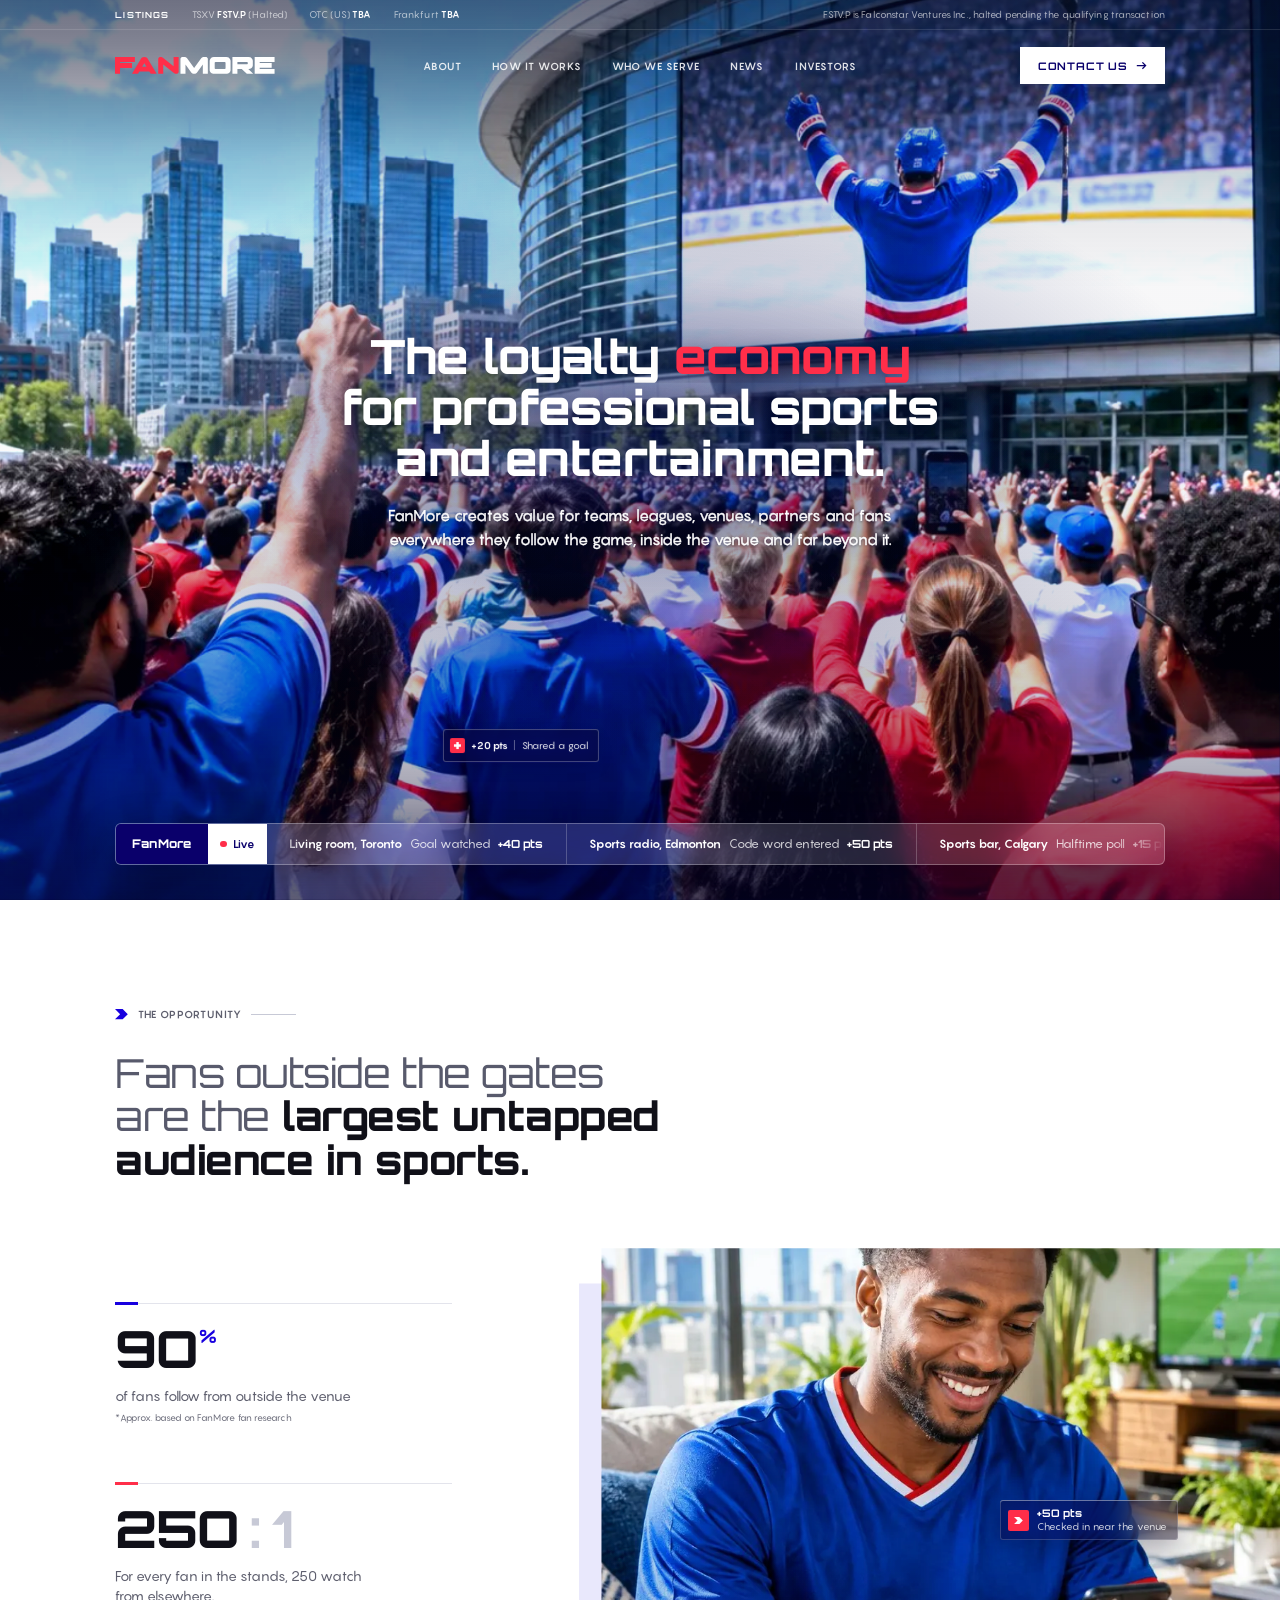
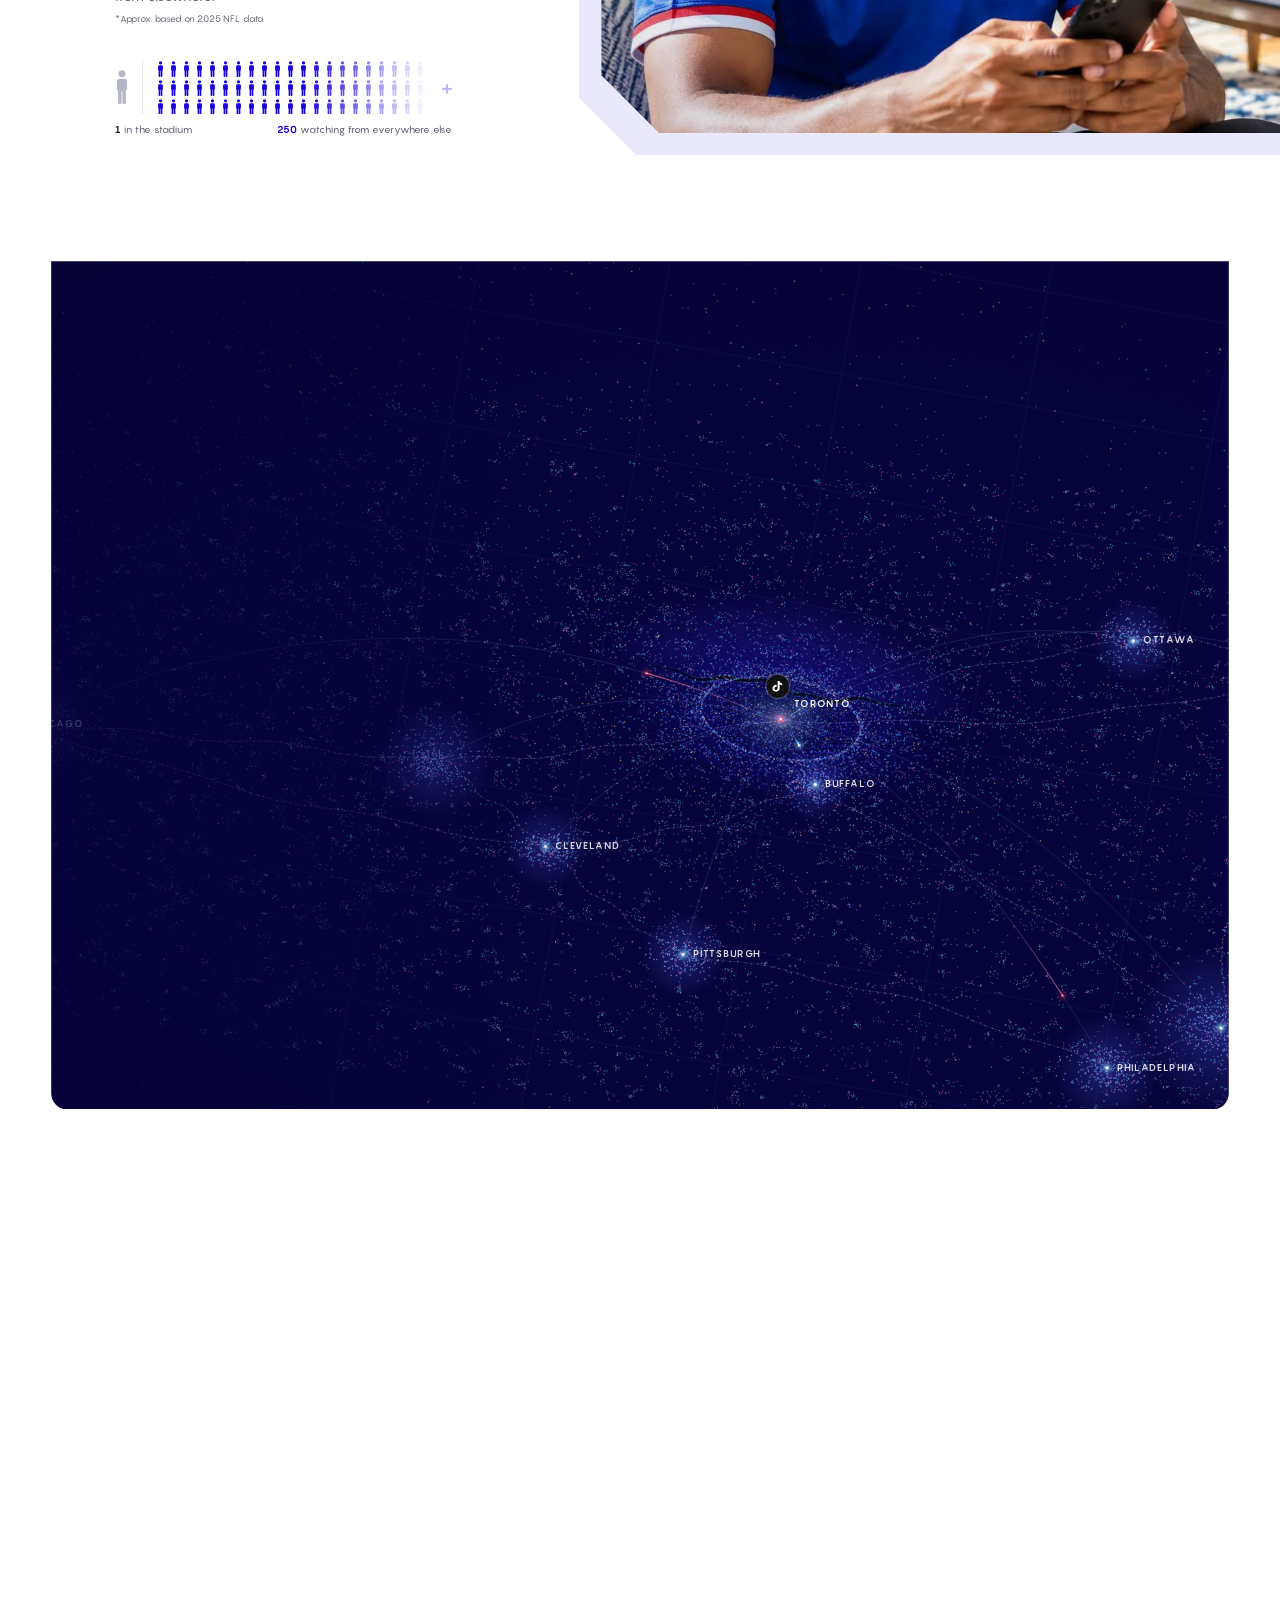
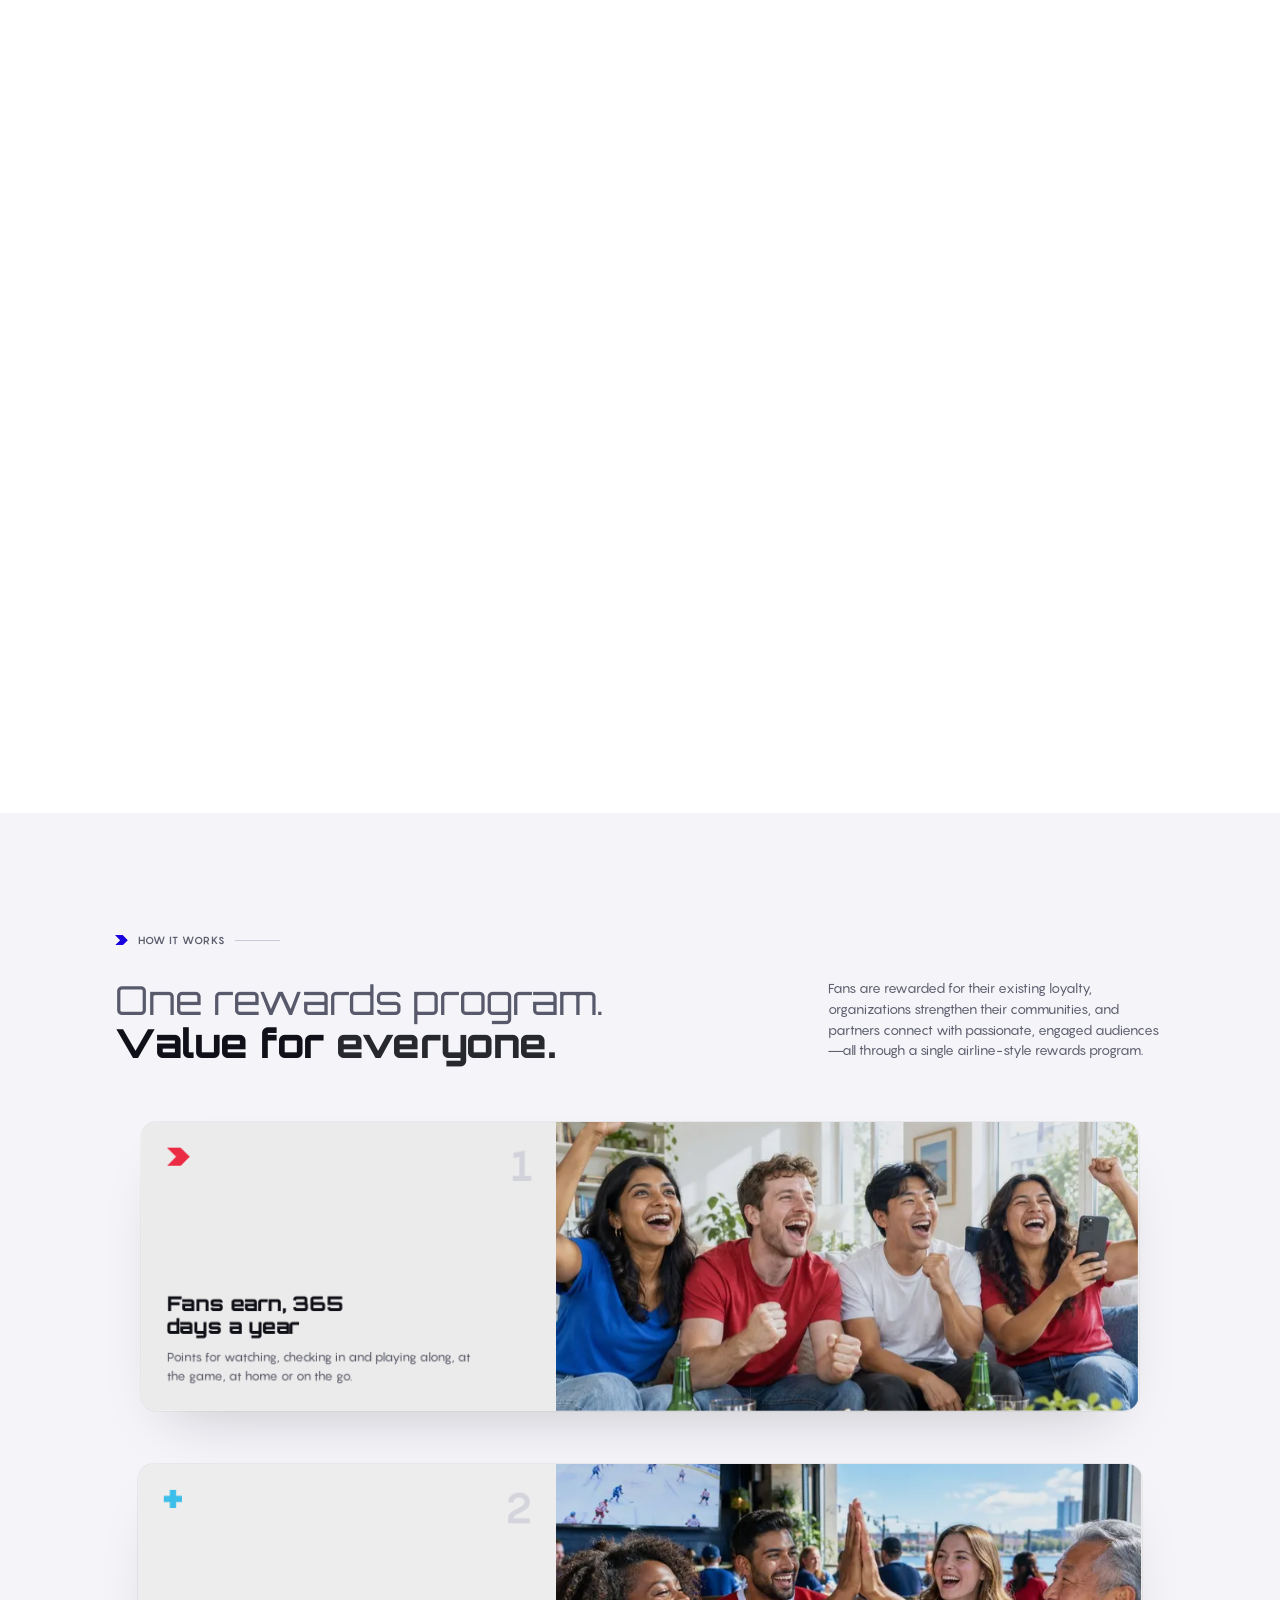
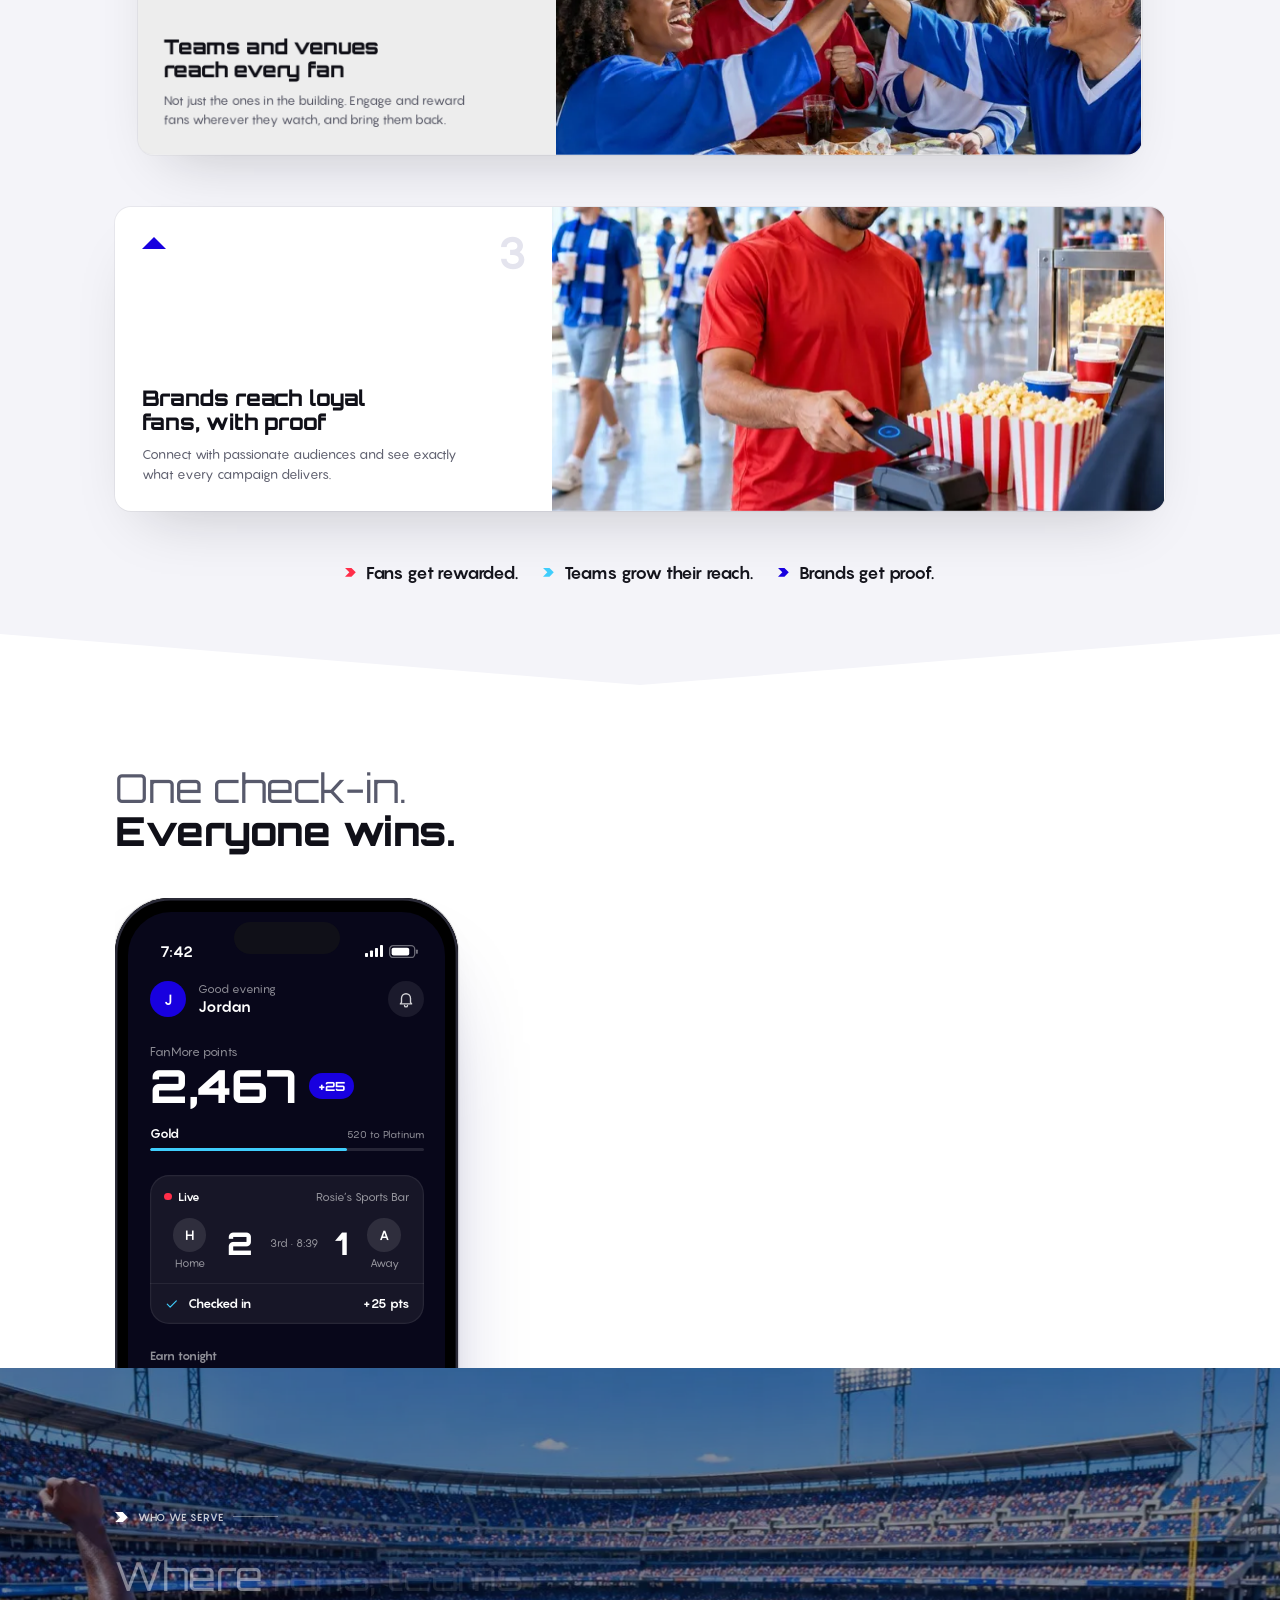
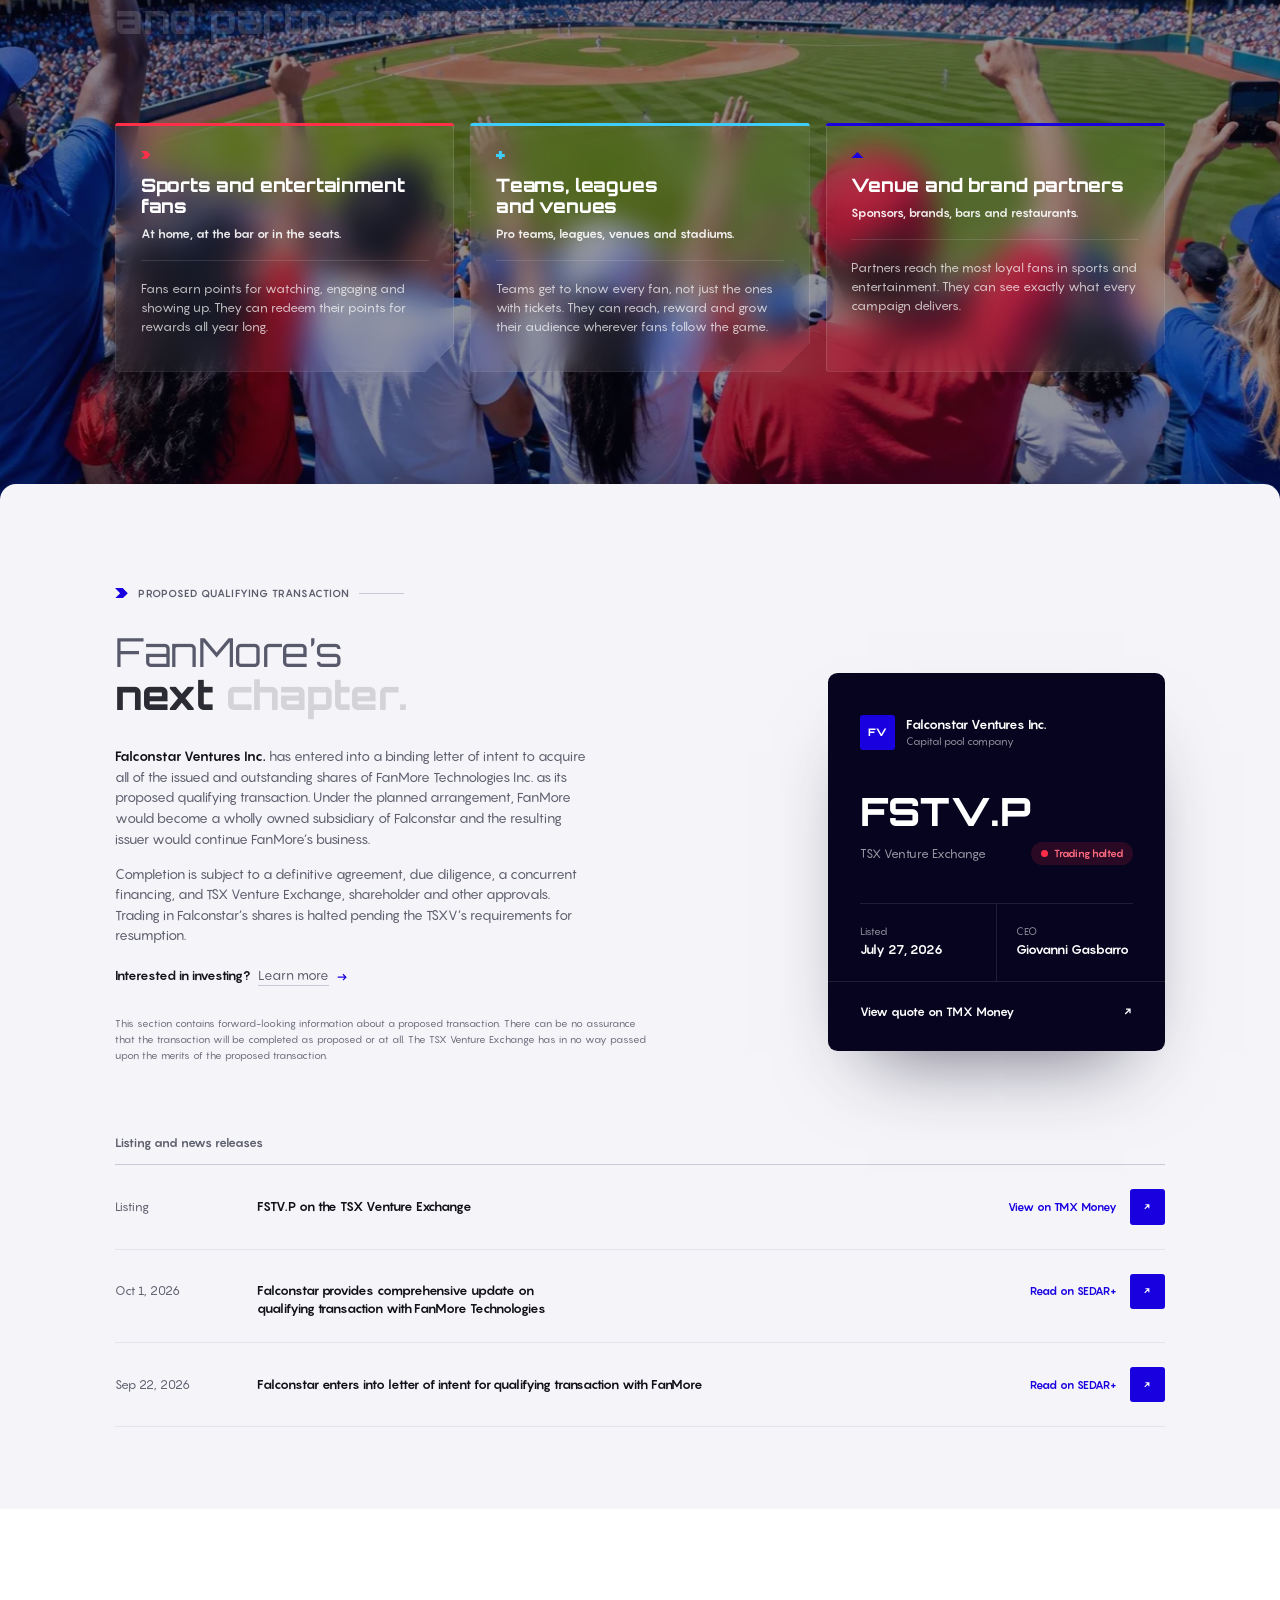
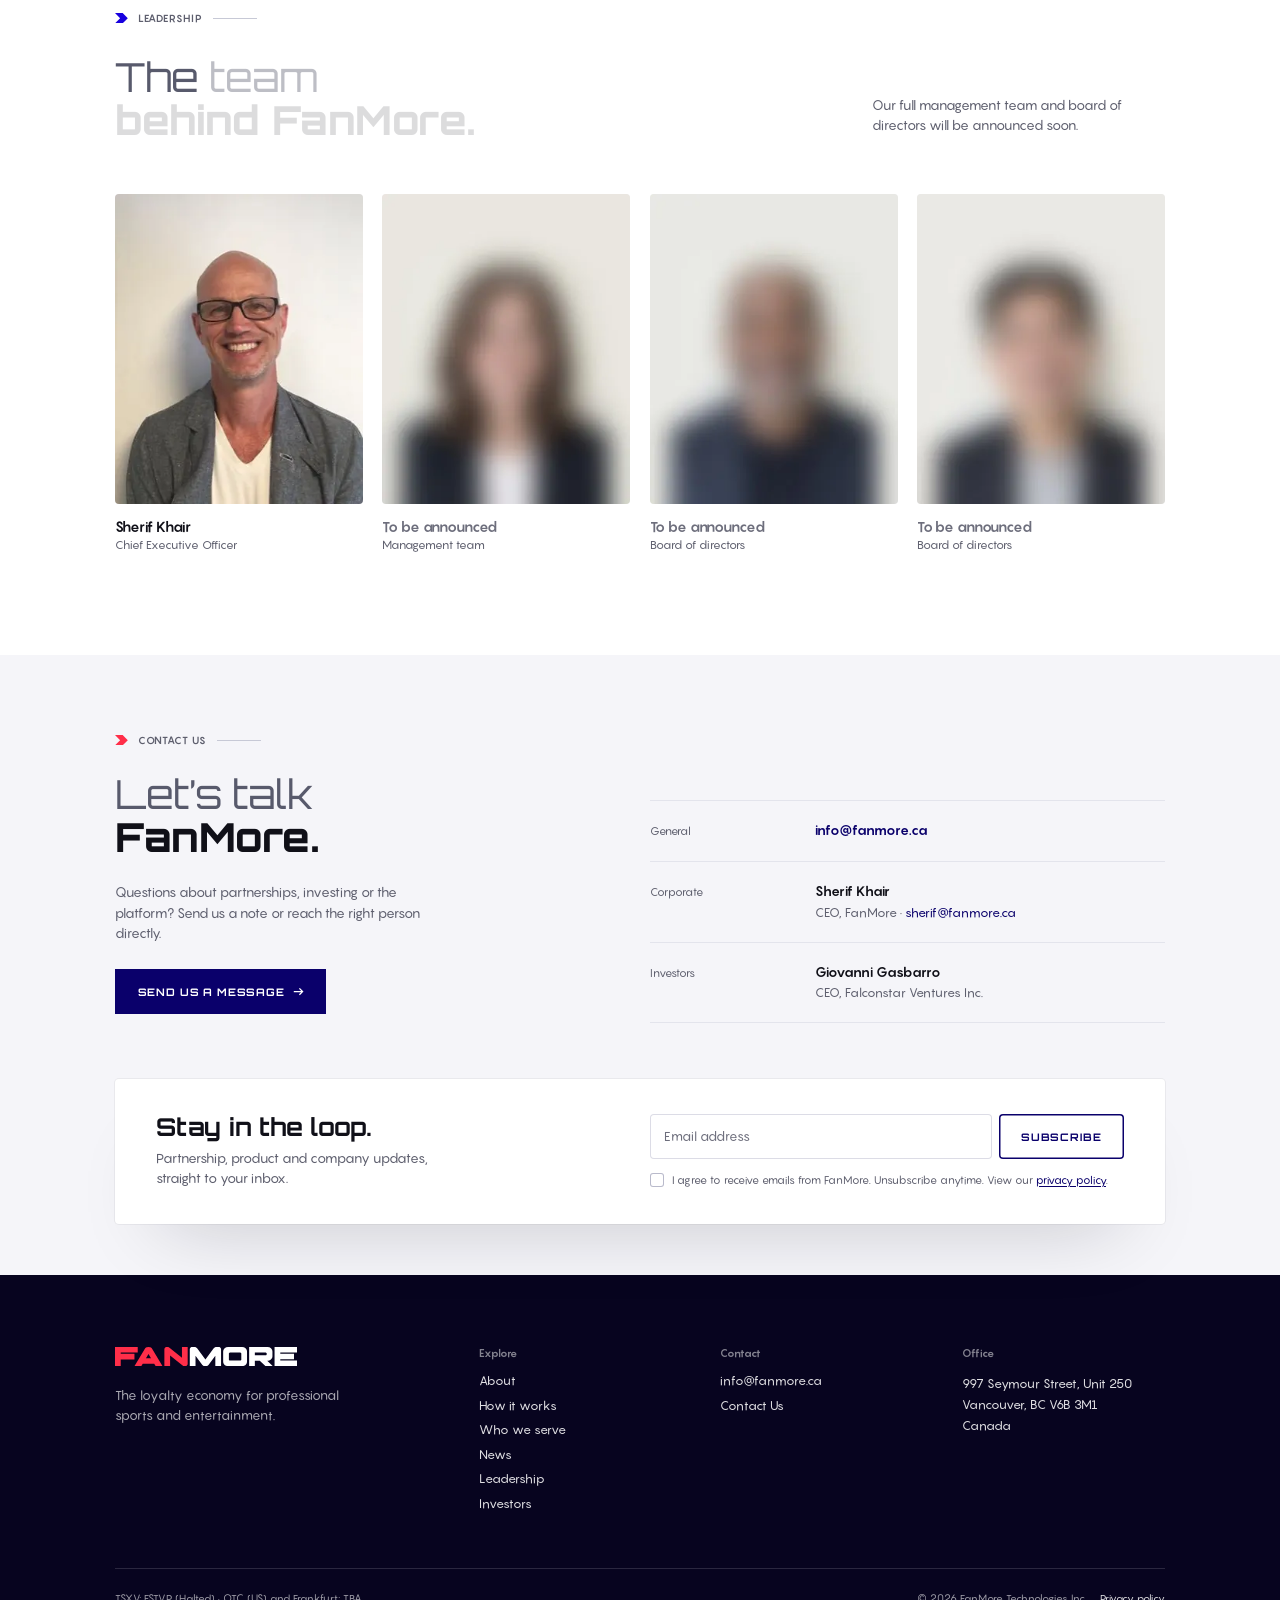
<file: index.html>
<!DOCTYPE html><html lang="en-CA"><head><meta name="robots" content="noindex, nofollow"><meta charset="utf-8"><meta name="viewport" content="width=device-width, initial-scale=1, viewport-fit=cover"><script>
  (function () {
    const d = document.documentElement;
    d.classList.add('js');
    function fit() {
      const w = innerWidth;
      let z = w >= 1024 ? Math.min(1, Math.max(0.8, Math.min(w / 1600, innerHeight / 950))) : 1;
      z = Math.round(z * 1000) / 1000;
      if (d.style.getPropertyValue('--fit') !== String(z)) d.style.setProperty('--fit', String(z));
    }
    fit();
    addEventListener('resize', fit);
  })();
</script><title>FanMore | The loyalty economy for professional sports and entertainment</title><meta name="description" content="FanMore creates value for teams, leagues, venues, partners and fans everywhere they follow the game, inside the venue and far beyond it."><link rel="canonical" href="https://fanmore.ca/"><meta property="og:type" content="website"><meta property="og:site_name" content="FanMore"><meta property="og:title" content="FanMore | The loyalty economy for professional sports and entertainment"><meta property="og:description" content="FanMore creates value for teams, leagues, venues, partners and fans everywhere they follow the game, inside the venue and far beyond it."><meta property="og:url" content="https://fanmore.ca/"><meta property="og:image" content="https://fanmore.ca/og-image.jpg"><meta property="og:image:alt" content="FanMore: the loyalty economy for professional sports and entertainment."><meta property="og:locale" content="en_CA"><meta name="twitter:card" content="summary_large_image"><meta name="twitter:title" content="FanMore | The loyalty economy for professional sports and entertainment"><meta name="twitter:description" content="FanMore creates value for teams, leagues, venues, partners and fans everywhere they follow the game, inside the venue and far beyond it."><meta name="twitter:image" content="https://fanmore.ca/og-image.jpg"><script type="application/ld+json">{"@context":"https://schema.org","@type":"Organization","name":"FanMore","legalName":"FanMore Technologies Inc.","url":"https://fanmore.ca/","logo":"https://fanmore.ca/apple-touch-icon.png","email":"info@fanmore.ca","foundingDate":"2024","description":"FanMore creates value for teams, leagues, venues, partners and fans everywhere they follow the game, inside the venue and far beyond it.","address":{"@type":"PostalAddress","streetAddress":"997 Seymour Street, Unit 250","addressLocality":"Vancouver","addressRegion":"BC","postalCode":"V6B 3M1","addressCountry":"CA"}}</script><meta name="theme-color" content="#0A006B"><link rel="icon" href="./favicon.ico" sizes="any"><link rel="icon" href="./favicon.svg" type="image/svg+xml"><link rel="apple-touch-icon" href="./apple-touch-icon.png"><link rel="sitemap" href="./sitemap-index.xml"><!-- The fonts used above the fold, fetched alongside the CSS instead of after it. --><link rel="preload" href="./fonts/orbitron-800.woff2" as="font" type="font/woff2" crossorigin><link rel="preload" href="./fonts/pangram-regular.woff2" as="font" type="font/woff2" crossorigin><link rel="preload" href="./fonts/pangram-bold.woff2" as="font" type="font/woff2" crossorigin><link rel="stylesheet" href="./_astro/_astro_assets.BNHtuksq.css"><link rel="stylesheet" href="./_astro/index.B8eFDxnl.css"><link rel="stylesheet" href="./_astro/NextChapter.CQB_YSPm.css"><link rel="stylesheet" href="./_astro/ContactSection.Cgo63Gof.css"><script type="module" src="./_astro/page.BsuiZEAU.js"></script></head><body><a class="skip-link" href="#main">Skip to content</a><header class="site-header site-header--fixed" data-astro-cid-vwn3tmth><div class="lst" data-astro-cid-vwn3tmth><span class="lst__label" data-astro-cid-vwn3tmth>Listings</span><span data-astro-cid-vwn3tmth>TSXV <b data-astro-cid-vwn3tmth>FSTV.P</b><span class="lst__note" data-astro-cid-vwn3tmth> (Halted)</span></span><span data-astro-cid-vwn3tmth>OTC (US) <b data-astro-cid-vwn3tmth>TBA</b></span><span data-astro-cid-vwn3tmth>Frankfurt <b data-astro-cid-vwn3tmth>TBA</b></span><span class="lst__foot" data-astro-cid-vwn3tmth>FSTV.P is Falconstar Ventures Inc., halted pending the qualifying transaction</span></div><div class="tn" data-astro-cid-vwn3tmth><a class="tn__logo" href="./index.html" aria-label="FanMore home" data-astro-cid-vwn3tmth><svg role="img" aria-label="FanMore" viewBox="36 -656 6232 656" xmlns="http://www.w3.org/2000/svg"><g transform="scale(1,-1)"><g fill="#FF2E49"><path d="M701 423H232V465H813V656H36V0H232V231H701Z"></path><path transform="translate(674 0)" d="M754 0H988L620 615Q593 642 562 649Q531 656 507 656Q483 656 452 649Q421 642 394 615L26 0H260L311 85H702ZM507 416 593 271H420Z"></path><path transform="translate(1688 0)" d="M637 41Q663 19 680.5 9.5Q698 0 708 0H777Q783 0 792.5 8.5Q802 17 811 28.5Q820 40 826.5 52.5Q833 65 833 73V656H637V291L232 615Q179 656 161 656H92Q86 656 76.5 648.5Q67 641 58 629.5Q49 618 42.5 605.5Q36 593 36 583V0H232V363Z"></path></g><g fill="currentColor"><path transform="translate(2557 0)" d="M676 41Q650 19 633 9.5Q616 0 606 0H535Q525 0 508 9.5Q491 19 465 41L232 360V0H36V583Q36 593 42.5 605.5Q49 618 58 629.5Q67 641 76.5 648.5Q86 656 92 656H216Q234 656 287 615L570 230L854 615Q907 656 925 656H1049Q1055 656 1064.5 648.5Q1074 641 1083 629.5Q1092 618 1098.5 605.5Q1105 593 1105 583V0H909V360Z"></path><path transform="translate(3698 0)" d="M36 495V161Q36 124 50 94.5Q64 65 87 44Q110 23 140.5 11.5Q171 0 204 0H684Q717 0 747.5 11.5Q778 23 801 44Q824 65 838 94.5Q852 124 852 161V495Q852 532 838 561.5Q824 591 801 612Q778 633 747.5 644.5Q717 656 684 656H204Q171 656 140.5 644.5Q110 633 87 612Q64 591 50 561.5Q36 532 36 495ZM265 465H623Q635 463 644.5 455Q654 447 656 439V219Q656 210 645.5 201.5Q635 193 623 191H265Q253 193 242.5 201.5Q232 210 232 219V439Q234 447 243.5 455Q253 463 265 465Z"></path><path transform="translate(4586 0)" d="M598 0H847L655 184Q690 184 722.5 195Q755 206 779.5 227Q804 248 818.5 277.5Q833 307 833 344V495Q833 532 819 561.5Q805 591 782 612Q759 633 728.5 644.5Q698 656 665 656H36V0H231V184H399ZM604 465Q616 463 625.5 455Q635 447 637 439V404Q637 395 626.5 386.5Q616 378 604 376H231V465Z"></path><path transform="translate(5455 0)" d="M701 423H232V465H813V656H36V0H813V191H232V233H701Z"></path></g></g></svg></a><nav aria-label="Main" data-astro-cid-vwn3tmth><ul role="list" data-astro-cid-vwn3tmth><li data-astro-cid-vwn3tmth><a href="./about/index.html" data-astro-cid-vwn3tmth>About</a></li><li data-astro-cid-vwn3tmth><a href="./index.html#how" data-astro-cid-vwn3tmth>How it works</a></li><li data-astro-cid-vwn3tmth><a href="./index.html#serve" data-astro-cid-vwn3tmth>Who we serve</a></li><li data-astro-cid-vwn3tmth><a href="./news/index.html" data-astro-cid-vwn3tmth>News</a></li><li data-astro-cid-vwn3tmth><a href="./investors/index.html" data-astro-cid-vwn3tmth>Investors</a></li></ul></nav><a class="btn btn--white tn__cta" href="./index.html#contact" data-contact data-astro-cid-vwn3tmth>Contact Us<svg class="btn__arrow" viewBox="0 0 14 14" fill="none" stroke="currentColor" stroke-width="1.6" aria-hidden="true"><path d="M1 7h11M8 3l4 4-4 4"></path></svg></a><button class="tn__menu" type="button" aria-label="Open menu" aria-haspopup="dialog" aria-expanded="false" aria-controls="mobile-menu" data-menu-open data-astro-cid-vwn3tmth><i data-astro-cid-vwn3tmth></i></button></div></header><main id="main" tabindex="-1"><div><section class="hero" id="top" aria-label="Introduction" data-hero="pinned" data-astro-cid-5ivlo7vc><div class="hero__media" data-astro-cid-5ivlo7vc><img src="./_astro/hero-plaza.D-T6SO9A_1RA79L.webp" srcset="./_astro/hero-plaza.D-T6SO9A_1V16nm.webp 768w, ./_astro/hero-plaza.D-T6SO9A_AoHoQ.webp 1152w, ./_astro/hero-plaza.D-T6SO9A_1RA79L.webp 1536w" alt="Fans gathered outside a venue on game day, cheering a goal on a giant screen" sizes="100vw" loading="eager" fetchpriority="high" decoding="async" data-astro-cid-5ivlo7vc="true" width="1536" height="864"></div><div class="hero__pills" aria-hidden="true" data-hero-pills data-astro-cid-5ivlo7vc><span class="pill hero__pill-src" data-pill-src data-astro-cid-5ivlo7vc><i class="pill__icon" data-astro-cid-5ivlo7vc><svg class="shape shape--plus" viewBox="0 0 85 85" fill="currentColor" aria-hidden="true"><path d="M28 0V28H0V57H28V85H57V57H85V28H57V0Z"></path></svg></i><b data-astro-cid-5ivlo7vc>+25 pts</b><span class="pill__note" data-astro-cid-5ivlo7vc>Checked in</span></span><span class="pill hero__pill-src" data-pill-src data-astro-cid-5ivlo7vc><i class="pill__icon" data-astro-cid-5ivlo7vc><svg class="shape shape--plus" viewBox="0 0 85 85" fill="currentColor" aria-hidden="true"><path d="M28 0V28H0V57H28V85H57V57H85V28H57V0Z"></path></svg></i><b data-astro-cid-5ivlo7vc>+15 pts</b><span class="pill__note" data-astro-cid-5ivlo7vc>Bought a drink</span></span><span class="pill hero__pill-src" data-pill-src data-astro-cid-5ivlo7vc><i class="pill__icon" data-astro-cid-5ivlo7vc><svg class="shape shape--plus" viewBox="0 0 85 85" fill="currentColor" aria-hidden="true"><path d="M28 0V28H0V57H28V85H57V57H85V28H57V0Z"></path></svg></i><b data-astro-cid-5ivlo7vc>+10 pts</b><span class="pill__note" data-astro-cid-5ivlo7vc>Halftime poll</span></span><span class="pill hero__pill-src" data-pill-src data-astro-cid-5ivlo7vc><i class="pill__icon" data-astro-cid-5ivlo7vc><svg class="shape shape--plus" viewBox="0 0 85 85" fill="currentColor" aria-hidden="true"><path d="M28 0V28H0V57H28V85H57V57H85V28H57V0Z"></path></svg></i><b data-astro-cid-5ivlo7vc>+50 pts</b><span class="pill__note" data-astro-cid-5ivlo7vc>Bought a jersey</span></span><span class="pill hero__pill-src" data-pill-src data-astro-cid-5ivlo7vc><i class="pill__icon" data-astro-cid-5ivlo7vc><svg class="shape shape--plus" viewBox="0 0 85 85" fill="currentColor" aria-hidden="true"><path d="M28 0V28H0V57H28V85H57V57H85V28H57V0Z"></path></svg></i><b data-astro-cid-5ivlo7vc>+20 pts</b><span class="pill__note" data-astro-cid-5ivlo7vc>Shared a goal</span></span><span class="pill hero__pill-src" data-pill-src data-astro-cid-5ivlo7vc><i class="pill__icon" data-astro-cid-5ivlo7vc><svg class="shape shape--plus" viewBox="0 0 85 85" fill="currentColor" aria-hidden="true"><path d="M28 0V28H0V57H28V85H57V57H85V28H57V0Z"></path></svg></i><b data-astro-cid-5ivlo7vc>+15 pts</b><span class="pill__note" data-astro-cid-5ivlo7vc>Grabbed a snack</span></span><span class="pill hero__pill-src" data-pill-src data-astro-cid-5ivlo7vc><i class="pill__icon" data-astro-cid-5ivlo7vc><svg class="shape shape--plus" viewBox="0 0 85 85" fill="currentColor" aria-hidden="true"><path d="M28 0V28H0V57H28V85H57V57H85V28H57V0Z"></path></svg></i><b data-astro-cid-5ivlo7vc>+40 pts</b><span class="pill__note" data-astro-cid-5ivlo7vc>Referred a friend</span></span><span class="pill hero__pill-src" data-pill-src data-astro-cid-5ivlo7vc><i class="pill__icon" data-astro-cid-5ivlo7vc><svg class="shape shape--plus" viewBox="0 0 85 85" fill="currentColor" aria-hidden="true"><path d="M28 0V28H0V57H28V85H57V57H85V28H57V0Z"></path></svg></i><b data-astro-cid-5ivlo7vc>+25 pts</b><span class="pill__note" data-astro-cid-5ivlo7vc>Scanned a ticket</span></span></div><div class="hero__shade" aria-hidden="true" data-astro-cid-5ivlo7vc></div><div class="hero__dim" aria-hidden="true" data-astro-cid-5ivlo7vc></div><div class="hero__content" data-hero-text data-astro-cid-5ivlo7vc><h1 data-astro-cid-5ivlo7vc><span class="hero__line" data-astro-cid-5ivlo7vc><span data-astro-cid-5ivlo7vc>The loyalty <em data-astro-cid-5ivlo7vc>economy</em></span></span> <span class="hero__line" data-astro-cid-5ivlo7vc><span data-astro-cid-5ivlo7vc>for professional sports</span></span> <span class="hero__line" data-astro-cid-5ivlo7vc><span data-astro-cid-5ivlo7vc>and entertainment.</span></span></h1><p data-astro-cid-5ivlo7vc>FanMore creates value for teams, leagues, venues, partners and fans everywhere they follow the game, inside the venue and far beyond it.</p></div><div class="tk" aria-hidden="true" data-hero-text data-astro-cid-5ivlo7vc><span class="tk__brand" data-astro-cid-5ivlo7vc>FanMore</span><span class="tk__live" data-astro-cid-5ivlo7vc><i data-astro-cid-5ivlo7vc></i>Live</span><div class="tk__track" data-astro-cid-5ivlo7vc><ul class="tk__list" data-astro-cid-5ivlo7vc><li data-astro-cid-5ivlo7vc><span class="tk__where" data-astro-cid-5ivlo7vc>Living room, Toronto</span><span class="tk__what" data-astro-cid-5ivlo7vc>Goal watched</span><span class="tk__pts" data-astro-cid-5ivlo7vc>+4O pts</span></li><li data-astro-cid-5ivlo7vc><span class="tk__where" data-astro-cid-5ivlo7vc>Sports radio, Edmonton</span><span class="tk__what" data-astro-cid-5ivlo7vc>Code word entered</span><span class="tk__pts" data-astro-cid-5ivlo7vc>+5O pts</span></li><li data-astro-cid-5ivlo7vc><span class="tk__where" data-astro-cid-5ivlo7vc>Sports bar, Calgary</span><span class="tk__what" data-astro-cid-5ivlo7vc>Halftime poll</span><span class="tk__pts" data-astro-cid-5ivlo7vc>+15 pts</span></li><li data-astro-cid-5ivlo7vc><span class="tk__where" data-astro-cid-5ivlo7vc>Outside the venue</span><span class="tk__what" data-astro-cid-5ivlo7vc>Checked in</span><span class="tk__pts" data-astro-cid-5ivlo7vc>+25 pts</span></li><li data-astro-cid-5ivlo7vc><span class="tk__where" data-astro-cid-5ivlo7vc>Cottage, Muskoka</span><span class="tk__what" data-astro-cid-5ivlo7vc>Overtime winner</span><span class="tk__pts" data-astro-cid-5ivlo7vc>+6O pts</span></li><li data-astro-cid-5ivlo7vc><span class="tk__where" data-astro-cid-5ivlo7vc>Commute, Vancouver</span><span class="tk__what" data-astro-cid-5ivlo7vc>Trivia streak</span><span class="tk__pts" data-astro-cid-5ivlo7vc>+2O pts</span></li><li data-astro-cid-5ivlo7vc><span class="tk__where" data-astro-cid-5ivlo7vc>Watch party, Montréal</span><span class="tk__what" data-astro-cid-5ivlo7vc>Seat upgrade redeemed</span><span class="tk__pts" data-astro-cid-5ivlo7vc>−5OO pts</span></li></ul><ul class="tk__list" data-astro-cid-5ivlo7vc><li data-astro-cid-5ivlo7vc><span class="tk__where" data-astro-cid-5ivlo7vc>Living room, Toronto</span><span class="tk__what" data-astro-cid-5ivlo7vc>Goal watched</span><span class="tk__pts" data-astro-cid-5ivlo7vc>+4O pts</span></li><li data-astro-cid-5ivlo7vc><span class="tk__where" data-astro-cid-5ivlo7vc>Sports radio, Edmonton</span><span class="tk__what" data-astro-cid-5ivlo7vc>Code word entered</span><span class="tk__pts" data-astro-cid-5ivlo7vc>+5O pts</span></li><li data-astro-cid-5ivlo7vc><span class="tk__where" data-astro-cid-5ivlo7vc>Sports bar, Calgary</span><span class="tk__what" data-astro-cid-5ivlo7vc>Halftime poll</span><span class="tk__pts" data-astro-cid-5ivlo7vc>+15 pts</span></li><li data-astro-cid-5ivlo7vc><span class="tk__where" data-astro-cid-5ivlo7vc>Outside the venue</span><span class="tk__what" data-astro-cid-5ivlo7vc>Checked in</span><span class="tk__pts" data-astro-cid-5ivlo7vc>+25 pts</span></li><li data-astro-cid-5ivlo7vc><span class="tk__where" data-astro-cid-5ivlo7vc>Cottage, Muskoka</span><span class="tk__what" data-astro-cid-5ivlo7vc>Overtime winner</span><span class="tk__pts" data-astro-cid-5ivlo7vc>+6O pts</span></li><li data-astro-cid-5ivlo7vc><span class="tk__where" data-astro-cid-5ivlo7vc>Commute, Vancouver</span><span class="tk__what" data-astro-cid-5ivlo7vc>Trivia streak</span><span class="tk__pts" data-astro-cid-5ivlo7vc>+2O pts</span></li><li data-astro-cid-5ivlo7vc><span class="tk__where" data-astro-cid-5ivlo7vc>Watch party, Montréal</span><span class="tk__what" data-astro-cid-5ivlo7vc>Seat upgrade redeemed</span><span class="tk__pts" data-astro-cid-5ivlo7vc>−5OO pts</span></li></ul></div></div></section><script type="module" src="./_astro/Hero.astro_astro_type_script_index_0_lang.DLAtfq5F.js"></script><section class="op" id="about" aria-labelledby="op-title" data-astro-cid-tkrxar6q><p class="tag" data-reveal><svg class="shape shape--chevron tag__mark" viewBox="0 0 384 308" fill="currentColor" aria-hidden="true"><path d="M0 0L154 154L0 308L230 308L384 154L230 0Z"></path></svg>The Opportunity<span class="tag__line" aria-hidden="true"></span></p><h2 id="op-title" data-lit class="h2"><span class="h2__light"><span class="word" style="--i:0">Fans</span> <span class="word" style="--i:1">outside</span> <span class="word" style="--i:2">the</span> <span class="word" style="--i:3">gates</span> <span class="word" style="--i:4">are</span> <span class="word" style="--i:5">the</span></span> <span class="word" style="--i:6">largest</span> <span class="word" style="--i:7">untapped</span> <span class="word" style="--i:8">audience</span> <span class="word" style="--i:9">in</span> <span class="word" style="--i:10">sports.</span></h2><div class="op__row" data-astro-cid-tkrxar6q><div class="op__stats" data-astro-cid-tkrxar6q><dl data-astro-cid-tkrxar6q><div class="st" data-reveal data-astro-cid-tkrxar6q><dt class="st__n" data-astro-cid-tkrxar6q><span class="sr-only" data-astro-cid-tkrxar6q>About 90 percent</span><span aria-hidden="true" class="st__v" data-count="90" data-orbitron data-astro-cid-tkrxar6q>9O</span><sup aria-hidden="true" data-astro-cid-tkrxar6q>%</sup></dt><dd data-astro-cid-tkrxar6q><p data-astro-cid-tkrxar6q>of fans follow from outside the venue</p><p class="st__fn" data-astro-cid-tkrxar6q>*Approx. based on FanMore fan research</p></dd></div><div class="st" data-reveal data-astro-cid-tkrxar6q><dt class="st__n" data-astro-cid-tkrxar6q><span class="sr-only" data-astro-cid-tkrxar6q>About 250 to 1</span><span aria-hidden="true" class="st__v" data-count="250" data-orbitron data-astro-cid-tkrxar6q>25O</span><span aria-hidden="true" class="st__r" data-astro-cid-tkrxar6q><b data-astro-cid-tkrxar6q>:</b>1</span></dt><dd data-astro-cid-tkrxar6q><p data-astro-cid-tkrxar6q>For every fan in the stands, 250 watch from elsewhere.</p><p class="st__fn" data-astro-cid-tkrxar6q>*Approx. based on 2025 NFL data</p></dd></div></dl><div class="ppl" aria-hidden="true" data-reveal data-astro-cid-tkrxar6q><div class="ppl__row" data-astro-cid-tkrxar6q><div class="ppl__one" data-astro-cid-tkrxar6q><i data-astro-cid-tkrxar6q></i></div><span class="ppl__div" data-astro-cid-tkrxar6q></span><div class="ppl__many" data-astro-cid-tkrxar6q><div class="ppl__grid" data-astro-cid-tkrxar6q><i style="--i:0" data-astro-cid-tkrxar6q></i><i style="--i:1" data-astro-cid-tkrxar6q></i><i style="--i:2" data-astro-cid-tkrxar6q></i><i style="--i:3" data-astro-cid-tkrxar6q></i><i style="--i:4" data-astro-cid-tkrxar6q></i><i style="--i:5" data-astro-cid-tkrxar6q></i><i style="--i:6" data-astro-cid-tkrxar6q></i><i style="--i:7" data-astro-cid-tkrxar6q></i><i style="--i:8" data-astro-cid-tkrxar6q></i><i style="--i:9" data-astro-cid-tkrxar6q></i><i style="--i:10" data-astro-cid-tkrxar6q></i><i style="--i:11" data-astro-cid-tkrxar6q></i><i style="--i:12" data-astro-cid-tkrxar6q></i><i style="--i:13" data-astro-cid-tkrxar6q></i><i style="--i:14" data-astro-cid-tkrxar6q></i><i style="--i:15" data-astro-cid-tkrxar6q></i><i style="--i:16" data-astro-cid-tkrxar6q></i><i style="--i:17" data-astro-cid-tkrxar6q></i><i style="--i:18" data-astro-cid-tkrxar6q></i><i style="--i:19" data-astro-cid-tkrxar6q></i><i style="--i:20" data-astro-cid-tkrxar6q></i><i style="--i:21" data-astro-cid-tkrxar6q></i><i style="--i:22" data-astro-cid-tkrxar6q></i><i style="--i:23" data-astro-cid-tkrxar6q></i><i style="--i:24" data-astro-cid-tkrxar6q></i><i style="--i:25" data-astro-cid-tkrxar6q></i><i style="--i:26" data-astro-cid-tkrxar6q></i><i style="--i:27" data-astro-cid-tkrxar6q></i><i style="--i:28" data-astro-cid-tkrxar6q></i><i style="--i:29" data-astro-cid-tkrxar6q></i><i style="--i:30" data-astro-cid-tkrxar6q></i><i style="--i:31" data-astro-cid-tkrxar6q></i><i style="--i:32" data-astro-cid-tkrxar6q></i><i style="--i:33" data-astro-cid-tkrxar6q></i><i style="--i:34" data-astro-cid-tkrxar6q></i><i style="--i:35" data-astro-cid-tkrxar6q></i><i style="--i:36" data-astro-cid-tkrxar6q></i><i style="--i:37" data-astro-cid-tkrxar6q></i><i style="--i:38" data-astro-cid-tkrxar6q></i><i style="--i:39" data-astro-cid-tkrxar6q></i><i style="--i:40" data-astro-cid-tkrxar6q></i><i style="--i:41" data-astro-cid-tkrxar6q></i><i style="--i:42" data-astro-cid-tkrxar6q></i><i style="--i:43" data-astro-cid-tkrxar6q></i><i style="--i:44" data-astro-cid-tkrxar6q></i><i style="--i:45" data-astro-cid-tkrxar6q></i><i style="--i:46" data-astro-cid-tkrxar6q></i><i style="--i:47" data-astro-cid-tkrxar6q></i><i style="--i:48" data-astro-cid-tkrxar6q></i><i style="--i:49" data-astro-cid-tkrxar6q></i><i style="--i:50" data-astro-cid-tkrxar6q></i><i style="--i:51" data-astro-cid-tkrxar6q></i><i style="--i:52" data-astro-cid-tkrxar6q></i><i style="--i:53" data-astro-cid-tkrxar6q></i><i style="--i:54" data-astro-cid-tkrxar6q></i><i style="--i:55" data-astro-cid-tkrxar6q></i><i style="--i:56" data-astro-cid-tkrxar6q></i><i style="--i:57" data-astro-cid-tkrxar6q></i><i style="--i:58" data-astro-cid-tkrxar6q></i><i style="--i:59" data-astro-cid-tkrxar6q></i><i style="--i:60" data-astro-cid-tkrxar6q></i><i style="--i:61" data-astro-cid-tkrxar6q></i><i style="--i:62" data-astro-cid-tkrxar6q></i><i style="--i:63" data-astro-cid-tkrxar6q></i><i style="--i:64" data-astro-cid-tkrxar6q></i><i style="--i:65" data-astro-cid-tkrxar6q></i><i style="--i:66" data-astro-cid-tkrxar6q></i><i style="--i:67" data-astro-cid-tkrxar6q></i><i style="--i:68" data-astro-cid-tkrxar6q></i><i style="--i:69" data-astro-cid-tkrxar6q></i><i style="--i:70" data-astro-cid-tkrxar6q></i><i style="--i:71" data-astro-cid-tkrxar6q></i><i style="--i:72" data-astro-cid-tkrxar6q></i><i style="--i:73" data-astro-cid-tkrxar6q></i><i style="--i:74" data-astro-cid-tkrxar6q></i><i style="--i:75" data-astro-cid-tkrxar6q></i><i style="--i:76" data-astro-cid-tkrxar6q></i><i style="--i:77" data-astro-cid-tkrxar6q></i><i style="--i:78" data-astro-cid-tkrxar6q></i><i style="--i:79" data-astro-cid-tkrxar6q></i><i style="--i:80" data-astro-cid-tkrxar6q></i><i style="--i:81" data-astro-cid-tkrxar6q></i><i style="--i:82" data-astro-cid-tkrxar6q></i><i style="--i:83" data-astro-cid-tkrxar6q></i><i style="--i:84" data-astro-cid-tkrxar6q></i><i style="--i:85" data-astro-cid-tkrxar6q></i><i style="--i:86" data-astro-cid-tkrxar6q></i><i style="--i:87" data-astro-cid-tkrxar6q></i><i style="--i:88" data-astro-cid-tkrxar6q></i><i style="--i:89" data-astro-cid-tkrxar6q></i></div><span class="ppl__plus" data-astro-cid-tkrxar6q>+</span></div></div><div class="ppl__cap" data-astro-cid-tkrxar6q><span data-astro-cid-tkrxar6q><b data-astro-cid-tkrxar6q>1</b> in the stadium</span><span data-astro-cid-tkrxar6q><b data-astro-cid-tkrxar6q>250</b> watching from everywhere else</span></div></div></div><div class="op__photo" data-reveal data-astro-cid-tkrxar6q><span class="op__block" aria-hidden="true" data-astro-cid-tkrxar6q></span><div class="op__reveal" data-astro-cid-tkrxar6q><div class="op__frame" data-astro-cid-tkrxar6q><img src="./_astro/opportunity-fans.CNy7kkjH_Z7gqnf.webp" srcset="./_astro/opportunity-fans.CNy7kkjH_ZzKSHB.webp 640w, ./_astro/opportunity-fans.CNy7kkjH_ZDED36.webp 960w, ./_astro/opportunity-fans.CNy7kkjH_Z7gqnf.webp 1024w" alt="A fan outside the venue earning FanMore points on her phone" sizes="(max-width: 900px) 100vw, 60vw" loading="lazy" decoding="async" data-astro-cid-tkrxar6q="true" width="1024" height="1280"></div></div><div class="chip" aria-hidden="true" data-astro-cid-tkrxar6q><span class="chip__mark" data-astro-cid-tkrxar6q><svg class="shape shape--chevron" viewBox="0 0 384 308" fill="currentColor" aria-hidden="true"><path d="M0 0L154 154L0 308L230 308L384 154L230 0Z"></path></svg></span><span class="chip__text" data-chip-text data-astro-cid-tkrxar6q><span data-astro-cid-tkrxar6q><b data-astro-cid-tkrxar6q>+5O pts</b><small data-astro-cid-tkrxar6q>Checked in near the venue</small></span></span></div><template data-chip-moments data-astro-cid-tkrxar6q><span data-astro-cid-tkrxar6q><b data-astro-cid-tkrxar6q>+5O pts</b><small data-astro-cid-tkrxar6q>Checked in near the venue</small></span><span data-astro-cid-tkrxar6q><b data-astro-cid-tkrxar6q>+15 pts</b><small data-astro-cid-tkrxar6q>Halftime poll answered</small></span><span data-astro-cid-tkrxar6q><b data-astro-cid-tkrxar6q>+4O pts</b><small data-astro-cid-tkrxar6q>Goal watched with friends</small></span></template></div></div></section><script type="module" src="./_astro/Opportunity.astro_astro_type_script_index_0_lang.qXjBEruh.js"></script><section class="rx" aria-labelledby="rx-t1" data-pause-offscreen data-reach data-target="2846000" data-logo="./_astro/scoreboard-wordmark.BsAdZ44L.png" data-astro-cid-dnvdjqij><div class="rx__stage" data-astro-cid-dnvdjqij><canvas class="rx__city" role="img" aria-label="An illustrated ballpark at night with the surrounding city lit up, showing fans earning points far beyond the venue" data-astro-cid-dnvdjqij></canvas><div class="rx__grain" aria-hidden="true" data-astro-cid-dnvdjqij></div><canvas class="rx__lights" aria-hidden="true" data-astro-cid-dnvdjqij></canvas><div class="rx__vignette" aria-hidden="true" data-astro-cid-dnvdjqij></div><div class="rx__pills" aria-hidden="true" data-astro-cid-dnvdjqij></div><div class="rx__text" data-astro-cid-dnvdjqij><p class="rx__tag" data-astro-cid-dnvdjqij><svg class="shape shape--chevron rx__mark" viewBox="0 0 384 308" fill="currentColor" aria-hidden="true"><path d="M0 0L154 154L0 308L230 308L384 154L230 0Z"></path></svg>The Reach<span class="rx__bar" aria-hidden="true" data-astro-cid-dnvdjqij></span></p><div class="rx__chapters" data-astro-cid-dnvdjqij><div class="rx__chapter is-on" data-astro-cid-dnvdjqij><h2 class="rx__h" id="rx-t1" data-astro-cid-dnvdjqij><span class="rx__light" data-astro-cid-dnvdjqij>For years, rewards</span> lived within the gates.</h2><p data-astro-cid-dnvdjqij>Teams only knew the fans in the building, fans were rewarded at the venue if at all, and partners paid for reach they couldn’t prove.</p></div><div class="rx__chapter" data-astro-cid-dnvdjqij><h2 class="rx__h" id="rx-t2" data-astro-cid-dnvdjqij><span class="rx__light" data-astro-cid-dnvdjqij>With FanMore,</span> reach goes far beyond the venue.</h2><p data-astro-cid-dnvdjqij>Fans earn and redeem points wherever they follow the game, at home, at the bar, on the commute, even in the offseason.</p></div><div class="rx__chapter" data-astro-cid-dnvdjqij><h2 class="rx__h" id="rx-t3" data-astro-cid-dnvdjqij><span class="rx__light" data-astro-cid-dnvdjqij>Now every fan is</span> counted, valued and rewarded.</h2><p data-astro-cid-dnvdjqij>Teams finally know who their fans really are, and partners see what every campaign delivers.</p></div></div><div class="rx__count" aria-hidden="true" data-astro-cid-dnvdjqij><i class="rx__dot" data-astro-cid-dnvdjqij></i><span class="rx__num" data-astro-cid-dnvdjqij>0</span><span class="rx__label" data-astro-cid-dnvdjqij>points earned today</span></div><div class="rx__rail" aria-hidden="true" data-astro-cid-dnvdjqij><i data-astro-cid-dnvdjqij></i><i data-astro-cid-dnvdjqij></i><i data-astro-cid-dnvdjqij></i></div></div></div><script type="application/json" data-reach-pills>[[["+25","Checked in at the game",0],["+15","Bought a drink",1],["+40","Home run celebrated",0],["+10","Seventh-inning poll",2],["+20","Merch pickup",1]],[["+40","Home run watched at home","tv"],["+30","Story shared","ig"],["+20","Sports bar check-in",1],["+50","Radio code word","radio"],["+20","Highlight reposted","tt"],["+15","Watch party joined",0]],[["+40","Game watched at the cottage","tv"],["+18%","Sponsor reach",1,true],["Redeemed","Jersey reward",2,true],["+1","New fan profile",0,true],["+25","Offseason trivia",0],["+24%","Engagement this game",0,true]]]</script></section><script type="module" src="./_astro/Reach.astro_astro_type_script_index_0_lang.BLZmnLLu.js"></script></div><section class="hw" id="how" aria-labelledby="hw-title" data-astro-cid-3daj63ts><p class="tag" data-reveal><svg class="shape shape--chevron tag__mark" viewBox="0 0 384 308" fill="currentColor" aria-hidden="true"><path d="M0 0L154 154L0 308L230 308L384 154L230 0Z"></path></svg>How It Works<span class="tag__line" aria-hidden="true"></span></p><div class="hw__head" data-astro-cid-3daj63ts><h2 id="hw-title" data-lit class="h2"><span class="h2__light"><span class="word" style="--i:0">One</span> <span class="word" style="--i:1">rewards</span> <span class="word" style="--i:2">program.</span></span> <span class="word" style="--i:3">Value</span> <span class="word" style="--i:4">for</span> <span class="word" style="--i:5">everyone.</span></h2><p class="hw__lede rise" data-reveal data-astro-cid-3daj63ts>Fans are rewarded for their existing loyalty, organizations strengthen their communities, and partners connect with passionate, engaged audiences—all through a single airline-style rewards program.</p></div><ol class="stk" role="list" data-stack data-astro-cid-3daj63ts><li class="sk" style="--k:0;--c:var(--red)" data-astro-cid-3daj63ts><article class="sk__card" data-astro-cid-3daj63ts><div class="sk__text" data-astro-cid-3daj63ts><div class="sk__top" data-astro-cid-3daj63ts><i class="sk__icon" data-astro-cid-3daj63ts><svg class="shape shape--chevron" viewBox="0 0 384 308" fill="currentColor" aria-hidden="true"><path d="M0 0L154 154L0 308L230 308L384 154L230 0Z"></path></svg></i><span class="sk__n" aria-hidden="true" data-astro-cid-3daj63ts>1</span></div><div class="sk__body" data-astro-cid-3daj63ts><h3 data-astro-cid-3daj63ts>Fans earn, 365 days a year</h3><p data-astro-cid-3daj63ts>Points for watching, checking in and playing along, at the game, at home or on the go.</p></div></div><div class="sk__photo" data-pill="[&quot;+40&quot;,&quot;Goal watched&quot;,77,66]" data-astro-cid-3daj63ts><img src="./_astro/how-home.CMWvzcfQ_ZtmPCP.webp" srcset="./_astro/how-home.CMWvzcfQ_m6lUN.webp 480w, ./_astro/how-home.CMWvzcfQ_Z2f1rnR.webp 720w, ./_astro/how-home.CMWvzcfQ_ZtmPCP.webp 960w" alt="Friends cheering a game together at home" sizes="(max-width: 900px) 100vw, 46vw" loading="lazy" decoding="async" style="object-position:50% 30%" data-astro-cid-3daj63ts="true" width="960" height="720"></div></article></li><li class="sk" style="--k:1;--c:var(--just-blue)" data-astro-cid-3daj63ts><article class="sk__card" data-astro-cid-3daj63ts><div class="sk__text" data-astro-cid-3daj63ts><div class="sk__top" data-astro-cid-3daj63ts><i class="sk__icon" data-astro-cid-3daj63ts><svg class="shape shape--plus" viewBox="0 0 85 85" fill="currentColor" aria-hidden="true"><path d="M28 0V28H0V57H28V85H57V57H85V28H57V0Z"></path></svg></i><span class="sk__n" aria-hidden="true" data-astro-cid-3daj63ts>2</span></div><div class="sk__body" data-astro-cid-3daj63ts><h3 data-astro-cid-3daj63ts>Teams and venues reach every fan</h3><p data-astro-cid-3daj63ts>Not just the ones in the building. Engage and reward fans wherever they watch, and bring them back.</p></div></div><div class="sk__photo" data-pill="[&quot;+15&quot;,&quot;Halftime poll&quot;,52,63]" data-astro-cid-3daj63ts><img src="./_astro/how-bar.BfI6iaeG_ZxAQUo.webp" srcset="./_astro/how-bar.BfI6iaeG_ZLTBif.webp 480w, ./_astro/how-bar.BfI6iaeG_Zj2ReH.webp 720w, ./_astro/how-bar.BfI6iaeG_ZxAQUo.webp 960w" alt="Fans watching the game at a packed sports bar" sizes="(max-width: 900px) 100vw, 46vw" loading="lazy" decoding="async" style="object-position:50% 40%" data-astro-cid-3daj63ts="true" width="960" height="720"></div></article></li><li class="sk" style="--k:2;--c:var(--blue)" data-astro-cid-3daj63ts><article class="sk__card" data-astro-cid-3daj63ts><div class="sk__text" data-astro-cid-3daj63ts><div class="sk__top" data-astro-cid-3daj63ts><i class="sk__icon" data-astro-cid-3daj63ts><svg class="shape shape--triangle" viewBox="0 0 164 82" fill="currentColor" aria-hidden="true"><path d="M82 0L0 82H164Z"></path></svg></i><span class="sk__n" aria-hidden="true" data-astro-cid-3daj63ts>3</span></div><div class="sk__body" data-astro-cid-3daj63ts><h3 data-astro-cid-3daj63ts>Brands reach loyal fans, with proof</h3><p data-astro-cid-3daj63ts>Connect with passionate audiences and see exactly what every campaign delivers.</p></div></div><div class="sk__photo" data-pill="[&quot;+15&quot;,&quot;Bought a drink&quot;,40,56]" data-astro-cid-3daj63ts><img src="./_astro/how-redeem.CJJ1fCAB_63kV9.webp" srcset="./_astro/how-redeem.CJJ1fCAB_Z2cGFgv.webp 480w, ./_astro/how-redeem.CJJ1fCAB_ZGBii4.webp 720w, ./_astro/how-redeem.CJJ1fCAB_63kV9.webp 960w" alt="A fan tapping her phone to redeem a reward at the venue" sizes="(max-width: 900px) 100vw, 46vw" loading="lazy" decoding="async" style="object-position:60% 82%" data-astro-cid-3daj63ts="true" width="960" height="720"></div></article></li></ol><p class="hw__close" data-reveal data-close data-astro-cid-3daj63ts><span class="is-on" data-astro-cid-3daj63ts><i style="--c:var(--red)" data-astro-cid-3daj63ts><svg class="shape shape--chevron" viewBox="0 0 384 308" fill="currentColor" aria-hidden="true"><path d="M0 0L154 154L0 308L230 308L384 154L230 0Z"></path></svg></i>Fans get rewarded.</span> <span data-astro-cid-3daj63ts><i style="--c:var(--just-blue)" data-astro-cid-3daj63ts><svg class="shape shape--chevron" viewBox="0 0 384 308" fill="currentColor" aria-hidden="true"><path d="M0 0L154 154L0 308L230 308L384 154L230 0Z"></path></svg></i>Teams grow their reach.</span> <span data-astro-cid-3daj63ts><i style="--c:var(--blue)" data-astro-cid-3daj63ts><svg class="shape shape--chevron" viewBox="0 0 384 308" fill="currentColor" aria-hidden="true"><path d="M0 0L154 154L0 308L230 308L384 154L230 0Z"></path></svg></i>Brands get proof.</span> </p></section><script type="module" src="./_astro/HowItWorks.astro_astro_type_script_index_0_lang.DwYRrvIC.js"></script><section class="ci" id="checkin" aria-labelledby="ci-title" data-checkin data-astro-cid-hzvj5npe><div class="ci__grid" data-astro-cid-hzvj5npe><h2 id="ci-title" data-lit class="h2 ci__h"><span class="h2__light"><span class="word" style="--i:0">One</span> <span class="word" style="--i:1">check-in.</span></span> <span class="word" style="--i:2">Everyone</span> <span class="word" style="--i:3">wins.</span></h2><div class="ci__phone" aria-hidden="true" data-astro-cid-hzvj5npe><div class="ph" data-pause-offscreen data-astro-cid-asge6fqx><span class="ph__island" data-astro-cid-asge6fqx></span><div class="ph__screen" data-astro-cid-asge6fqx><div class="ph__status" data-astro-cid-asge6fqx><b data-astro-cid-asge6fqx>7:42</b><span data-astro-cid-asge6fqx><svg viewBox="0 0 18 12" data-astro-cid-asge6fqx><rect x="0" y="8" width="3" height="4" rx=".8" data-astro-cid-asge6fqx></rect><rect x="5" y="5.5" width="3" height="6.5" rx=".8" data-astro-cid-asge6fqx></rect><rect x="10" y="3" width="3" height="9" rx=".8" data-astro-cid-asge6fqx></rect><rect x="15" y="0" width="3" height="12" rx=".8" data-astro-cid-asge6fqx></rect></svg><svg class="ph__battery" viewBox="0 0 27 12" data-astro-cid-asge6fqx><rect x=".6" y=".6" width="22.8" height="10.8" rx="3.2" fill="none" stroke="currentColor" stroke-opacity=".4" stroke-width="1.2" data-astro-cid-asge6fqx></rect><rect x="2.4" y="2.4" width="16" height="7.2" rx="1.8" data-astro-cid-asge6fqx></rect><rect x="24.6" y="4" width="1.6" height="4" rx=".8" fill-opacity=".45" data-astro-cid-asge6fqx></rect></svg></span></div><div class="app is-on" data-app data-astro-cid-asge6fqx><div class="app__head" data-astro-cid-asge6fqx><span class="app__avatar" data-astro-cid-asge6fqx>J</span><span class="app__hi" data-astro-cid-asge6fqx><small data-astro-cid-asge6fqx>Good evening</small><b data-astro-cid-asge6fqx>Jordan</b></span><i class="app__bell" data-astro-cid-asge6fqx><svg viewBox="0 0 24 24" fill="none" stroke="currentColor" stroke-width="1.8" stroke-linecap="round" stroke-linejoin="round" data-astro-cid-asge6fqx><path d="M6 16.5V11a6 6 0 0 1 12 0v5.5l1.5 2h-15z" data-astro-cid-asge6fqx></path><path d="M10 20.5a2 2 0 0 0 4 0" data-astro-cid-asge6fqx></path></svg></i></div><div class="app__points" data-astro-cid-asge6fqx><p class="app__label" data-astro-cid-asge6fqx>FanMore points</p><div class="app__row" data-astro-cid-asge6fqx><p class="app__big" data-from="2455" data-to="2480" data-astro-cid-asge6fqx>2,48O</p><span class="app__delta" data-astro-cid-asge6fqx>+25</span></div><div class="app__tier" data-astro-cid-asge6fqx><b data-astro-cid-asge6fqx>Gold</b><small data-astro-cid-asge6fqx>520 to Platinum</small></div><i class="app__bar" data-astro-cid-asge6fqx><s data-astro-cid-asge6fqx></s></i></div><div class="app__live" data-astro-cid-asge6fqx><div class="app__live-head" data-astro-cid-asge6fqx><span class="app__on-air" data-astro-cid-asge6fqx><i data-astro-cid-asge6fqx></i>Live</span><span data-astro-cid-asge6fqx>Rosie’s Sports Bar</span></div><div class="app__score" data-astro-cid-asge6fqx><span class="app__team" data-astro-cid-asge6fqx><i data-astro-cid-asge6fqx>H</i><small data-astro-cid-asge6fqx>Home</small></span><span class="app__result" data-astro-cid-asge6fqx><b data-astro-cid-asge6fqx>2</b><small data-astro-cid-asge6fqx>3rd · 8:39</small><b data-astro-cid-asge6fqx>1</b></span><span class="app__team" data-astro-cid-asge6fqx><i data-astro-cid-asge6fqx>A</i><small data-astro-cid-asge6fqx>Away</small></span></div><div class="app__checked" data-checked data-astro-cid-asge6fqx><svg viewBox="0 0 24 24" fill="none" stroke="currentColor" stroke-width="1.8" stroke-linecap="round" stroke-linejoin="round" data-astro-cid-asge6fqx><path d="M5 12.5l4.5 4.5L19 7.5" data-astro-cid-asge6fqx></path></svg><span data-astro-cid-asge6fqx>Checked in</span><em data-astro-cid-asge6fqx>+25 pts</em></div></div><p class="app__section" data-astro-cid-asge6fqx>Earn tonight</p><ul class="app__list" data-astro-cid-asge6fqx><li data-astro-cid-asge6fqx><span data-astro-cid-asge6fqx><b data-astro-cid-asge6fqx>Halftime poll</b><small data-astro-cid-asge6fqx>Opens in 6 min</small></span><em data-astro-cid-asge6fqx>+15</em></li></ul><nav class="app__tabs" data-astro-cid-asge6fqx><i class="is-on" data-astro-cid-asge6fqx><svg viewBox="0 0 24 24" fill="none" stroke="currentColor" stroke-width="1.8" stroke-linecap="round" stroke-linejoin="round" data-astro-cid-asge6fqx><path d="M4 11l8-6.5 8 6.5v8.5h-5.5v-5h-5v5H4z" data-astro-cid-asge6fqx></path></svg></i><i data-astro-cid-asge6fqx><svg viewBox="0 0 24 24" fill="none" stroke="currentColor" stroke-width="1.8" stroke-linecap="round" stroke-linejoin="round" data-astro-cid-asge6fqx><rect x="4.5" y="9.5" width="15" height="10.5" rx="1.5" data-astro-cid-asge6fqx></rect><path d="M3.5 9.5h17M12 9.5V20M12 9.5c-1.5-3.6-5.5-4-5.5-1.6 0 1.6 3.3 1.6 5.5 1.6zm0 0c1.5-3.6 5.5-4 5.5-1.6 0 1.6-3.3 1.6-5.5 1.6z" data-astro-cid-asge6fqx></path></svg></i><i data-astro-cid-asge6fqx><svg viewBox="0 0 24 24" fill="none" stroke="currentColor" stroke-width="1.8" stroke-linecap="round" stroke-linejoin="round" data-astro-cid-asge6fqx><path d="M4.5 8.5v-4h4M15.5 4.5h4v4M19.5 15.5v4h-4M8.5 19.5h-4v-4M4.5 12h15" data-astro-cid-asge6fqx></path></svg></i><i data-astro-cid-asge6fqx><svg viewBox="0 0 24 24" fill="none" stroke="currentColor" stroke-width="1.8" stroke-linecap="round" stroke-linejoin="round" data-astro-cid-asge6fqx><circle cx="12" cy="8.5" r="3.8" data-astro-cid-asge6fqx></circle><path d="M4.5 20.5c1-4.2 4-6.4 7.5-6.4s6.5 2.2 7.5 6.4" data-astro-cid-asge6fqx></path></svg></i></nav></div><span class="ph__home" data-astro-cid-asge6fqx></span></div></div></div><div class="ci__results" data-astro-cid-hzvj5npe><ol role="list" data-astro-cid-hzvj5npe><li class="ci__item" style="--c:var(--red)" data-astro-cid-hzvj5npe><span class="ci__tag" data-astro-cid-hzvj5npe><i data-astro-cid-hzvj5npe><svg class="shape shape--chevron" viewBox="0 0 384 308" fill="currentColor" aria-hidden="true"><path d="M0 0L154 154L0 308L230 308L384 154L230 0Z"></path></svg></i>Fan</span><div data-astro-cid-hzvj5npe><p class="ci__value" data-astro-cid-hzvj5npe><span class="sr-only" data-astro-cid-hzvj5npe>+25</span><span class="ci__num" aria-hidden="true" data-pre="+" data-to="25" data-astro-cid-hzvj5npe>+25</span><span class="ci__unit" data-astro-cid-hzvj5npe>points</span></p><p class="ci__cap" data-astro-cid-hzvj5npe>Jordan checks in at Rosie’s and earns on the spot.</p></div></li><li class="ci__item" style="--c:var(--just-blue)" data-astro-cid-hzvj5npe><span class="ci__tag" data-astro-cid-hzvj5npe><i data-astro-cid-hzvj5npe><svg class="shape shape--plus" viewBox="0 0 85 85" fill="currentColor" aria-hidden="true"><path d="M28 0V28H0V57H28V85H57V57H85V28H57V0Z"></path></svg></i>Team</span><div data-astro-cid-hzvj5npe><p class="ci__value" data-astro-cid-hzvj5npe><span class="sr-only" data-astro-cid-hzvj5npe>+1</span><span class="ci__num" aria-hidden="true" data-pre="+" data-to="1" data-astro-cid-hzvj5npe>+1</span><span class="ci__unit" data-astro-cid-hzvj5npe>fan profile</span></p><p class="ci__cap" data-astro-cid-hzvj5npe>The team now knows Jordan, a fan watching 4 km from the venue.</p></div></li><li class="ci__item" style="--c:var(--blue)" data-astro-cid-hzvj5npe><span class="ci__tag" data-astro-cid-hzvj5npe><i data-astro-cid-hzvj5npe><svg class="shape shape--triangle" viewBox="0 0 164 82" fill="currentColor" aria-hidden="true"><path d="M82 0L0 82H164Z"></path></svg></i>Partner</span><div data-astro-cid-hzvj5npe><p class="ci__value" data-astro-cid-hzvj5npe><span class="sr-only" data-astro-cid-hzvj5npe>$18</span><span class="ci__num" aria-hidden="true" data-pre="$" data-to="18" data-astro-cid-hzvj5npe>$18</span><span class="ci__unit" data-astro-cid-hzvj5npe>tracked sale</span></p><p class="ci__cap" data-astro-cid-hzvj5npe>Rosie’s Sports Bar sees exactly what game night brought in.</p></div></li></ol></div></div></section><script type="module" src="./_astro/CheckIn.astro_astro_type_script_index_0_lang.okYG5V8s.js"></script><section class="wb" id="serve" aria-labelledby="wb-title" data-serve data-astro-cid-dym5rutc><div class="wb__bg rise" data-reveal data-astro-cid-dym5rutc><img src="./_astro/serve-ballpark.BFSh8nlR_xUh3h.webp" srcset="./_astro/serve-ballpark.BFSh8nlR_Z1Sg7zC.webp 768w, ./_astro/serve-ballpark.BFSh8nlR_Z1xPTOK.webp 1152w, ./_astro/serve-ballpark.BFSh8nlR_xUh3h.webp 1536w" alt sizes="100vw" loading="lazy" decoding="async" data-astro-cid-dym5rutc="true" width="1536" height="864"></div><p class="tag tag--light" data-reveal><svg class="shape shape--chevron tag__mark" viewBox="0 0 384 308" fill="currentColor" aria-hidden="true"><path d="M0 0L154 154L0 308L230 308L384 154L230 0Z"></path></svg>Who We Serve<span class="tag__line" aria-hidden="true"></span></p><h2 id="wb-title" data-lit class="h2 wb__h"><span class="h2__light"><span class="word" style="--i:0">Where</span> <span class="word" style="--i:1">fans,</span> <span class="word" style="--i:2">teams</span></span> <span class="word" style="--i:3">and</span> <span class="word" style="--i:4">partners</span> <span class="word" style="--i:5">meet.</span></h2><div class="wb__cards carousel" data-carousel="serve" role="region" aria-label="Who we serve" data-astro-cid-dym5rutc><article class="wb__card rise" data-reveal style="--c:var(--red)" data-astro-cid-dym5rutc><i class="wb__mark" data-astro-cid-dym5rutc><svg class="shape shape--chevron" viewBox="0 0 384 308" fill="currentColor" aria-hidden="true"><path d="M0 0L154 154L0 308L230 308L384 154L230 0Z"></path></svg></i><h3 data-astro-cid-dym5rutc>Sports and entertainment fans</h3><p class="wb__who" data-astro-cid-dym5rutc>At home, at the bar or in the seats.</p><p class="wb__body" data-astro-cid-dym5rutc>Fans earn points for watching, engaging and showing up. They can redeem their points for rewards all year long.</p></article><article class="wb__card rise" data-reveal style="--c:var(--just-blue)" data-astro-cid-dym5rutc><i class="wb__mark" data-astro-cid-dym5rutc><svg class="shape shape--plus" viewBox="0 0 85 85" fill="currentColor" aria-hidden="true"><path d="M28 0V28H0V57H28V85H57V57H85V28H57V0Z"></path></svg></i><h3 data-astro-cid-dym5rutc>Teams, leagues<br data-astro-cid-dym5rutc>and venues</h3><p class="wb__who" data-astro-cid-dym5rutc>Pro teams, leagues, venues and stadiums.</p><p class="wb__body" data-astro-cid-dym5rutc>Teams get to know every fan, not just the ones with tickets. They can reach, reward and grow their audience wherever fans follow the game.</p></article><article class="wb__card rise" data-reveal style="--c:var(--blue)" data-astro-cid-dym5rutc><i class="wb__mark" data-astro-cid-dym5rutc><svg class="shape shape--triangle" viewBox="0 0 164 82" fill="currentColor" aria-hidden="true"><path d="M82 0L0 82H164Z"></path></svg></i><h3 data-astro-cid-dym5rutc>Venue and brand partners</h3><p class="wb__who" data-astro-cid-dym5rutc>Sponsors, brands, bars and restaurants.</p><p class="wb__body" data-astro-cid-dym5rutc>Partners reach the most loyal fans in sports and entertainment. They can see exactly what every campaign delivers.</p></article></div><div class="carousel-dots" data-carousel-dots="serve" aria-label="Who we serve slides" data-astro-cid-dym5rutc><button type="button" aria-label="Show card 1" aria-current="true" data-astro-cid-dym5rutc></button><button type="button" aria-label="Show card 2" aria-current="false" data-astro-cid-dym5rutc></button><button type="button" aria-label="Show card 3" aria-current="false" data-astro-cid-dym5rutc></button></div></section><script type="module" src="./_astro/WhoWeServe.astro_astro_type_script_index_0_lang.CtDwG55k.js"></script><section class="nc" data-pause-offscreen id="news" aria-labelledby="news-title" data-astro-cid-d6s6pfn7><div class="nc__grid" data-astro-cid-d6s6pfn7><div class="nc__text" data-astro-cid-d6s6pfn7><p class="tag" data-reveal><svg class="shape shape--chevron tag__mark" viewBox="0 0 384 308" fill="currentColor" aria-hidden="true"><path d="M0 0L154 154L0 308L230 308L384 154L230 0Z"></path></svg>Proposed Qualifying Transaction<span class="tag__line" aria-hidden="true"></span></p><h2 id="news-title" data-lit class="h2"><span class="h2__light"><span class="word" style="--i:0">FanMore’s</span></span><br><span class="word" style="--i:1">next</span> <span class="word" style="--i:2">chapter.</span></h2><p class="nc__lede rise" data-reveal data-astro-cid-d6s6pfn7><b data-astro-cid-d6s6pfn7>Falconstar Ventures Inc.</b> has entered into a binding letter of intent to acquire all of the issued and outstanding shares of FanMore Technologies Inc. as its proposed qualifying transaction. Under the planned arrangement, FanMore would become a wholly owned subsidiary of Falconstar and the resulting issuer would continue FanMore’s business.</p><p class="nc__lede nc__sub rise" data-reveal data-astro-cid-d6s6pfn7>Completion is subject to a definitive agreement, due diligence, a concurrent financing, and TSX Venture Exchange, shareholder and other approvals. Trading in Falconstar’s shares is halted pending the TSXV’s requirements for resumption.</p><a class="nc__invest rise" data-reveal href="./investors/index.html" data-astro-cid-d6s6pfn7>Interested in investing?<span data-astro-cid-d6s6pfn7>Learn more</span><svg viewBox="0 0 14 14" fill="none" stroke="currentColor" stroke-width="1.6" aria-hidden="true"><path d="M1 7h11M8 3l4 4-4 4"></path></svg></a><p class="nc__legal rise" data-reveal data-astro-cid-d6s6pfn7>This section contains forward-looking information about a proposed transaction. There can be no assurance that the transaction will be completed as proposed or at all. The TSX Venture Exchange has in no way passed upon the merits of the proposed transaction.</p></div><div class="qc rise" data-reveal role="group" aria-label="Falconstar Ventures Inc. at a glance" data-astro-cid-d6s6pfn7><div class="qc__top" data-astro-cid-d6s6pfn7><span class="qc__mark" aria-hidden="true" data-astro-cid-d6s6pfn7>FV</span><span class="qc__co" data-astro-cid-d6s6pfn7><b data-astro-cid-d6s6pfn7>Falconstar Ventures Inc.</b><small data-astro-cid-d6s6pfn7>Capital pool company</small></span></div><p class="qc__symbol" data-astro-cid-d6s6pfn7>FSTV.P</p><div class="qc__exchange" data-astro-cid-d6s6pfn7><p data-astro-cid-d6s6pfn7>TSX Venture Exchange</p><span class="qc__status" data-astro-cid-d6s6pfn7><i data-astro-cid-d6s6pfn7></i>Trading halted</span></div><dl class="qc__facts" data-astro-cid-d6s6pfn7><div data-astro-cid-d6s6pfn7><dt data-astro-cid-d6s6pfn7>Listed</dt><dd data-astro-cid-d6s6pfn7>July 27, 2026</dd></div><div data-astro-cid-d6s6pfn7><dt data-astro-cid-d6s6pfn7>CEO</dt><dd data-astro-cid-d6s6pfn7>Giovanni Gasbarro</dd></div></dl><a class="qc__link" href="https://money.tmx.com/en/quote/FSTV.P" target="_blank" rel="noopener" data-astro-cid-d6s6pfn7>View quote on TMX Money<span class="sr-only" data-astro-cid-d6s6pfn7> (opens in a new tab)</span><svg viewBox="0 0 14 14" fill="none" stroke="currentColor" stroke-width="1.6" aria-hidden="true"><path d="M4 10L10 4M5 4h5v5"></path></svg></a></div></div><div class="nc__releases" data-astro-cid-d6s6pfn7><h3 class="nc__h rise" data-reveal data-astro-cid-d6s6pfn7>Listing and news releases</h3><ul class="carousel" role="list" data-carousel="news-releases" data-astro-cid-d6s6pfn7><li class="rise" data-reveal data-astro-cid-d6s6pfn7><a href="https://money.tmx.com/en/quote/FSTV.P" target="_blank" rel="noopener" data-astro-cid-d6s6pfn7><span class="nc__date" data-astro-cid-d6s6pfn7>Listing</span><span class="nc__title" data-astro-cid-d6s6pfn7>FSTV.P on the TSX Venture Exchange</span><span class="nc__go" data-astro-cid-d6s6pfn7>View on TMX Money<span class="sr-only" data-astro-cid-d6s6pfn7> (opens in a new tab)</span><i class="nc__box" data-astro-cid-d6s6pfn7><svg viewBox="0 0 14 14" fill="none" stroke="currentColor" stroke-width="1.6" aria-hidden="true"><path d="M4 10L10 4M5 4h5v5"></path></svg></i></span></a></li><li class="rise" data-reveal data-astro-cid-d6s6pfn7><a href="https://www.sedarplus.ca/csa-party/records/document.html?id=f08bac916c2a71f1fd8d7df5cfe42c370a8af6f2aa8424c9b152d173fdaba7ea" target="_blank" rel="noopener" data-astro-cid-d6s6pfn7><span class="nc__date" data-astro-cid-d6s6pfn7>Oct 1, 2026</span><span class="nc__title" data-astro-cid-d6s6pfn7>Falconstar provides comprehensive update on qualifying transaction with FanMore Technologies</span><span class="nc__go" data-astro-cid-d6s6pfn7>Read on SEDAR+<span class="sr-only" data-astro-cid-d6s6pfn7> (opens in a new tab)</span><i class="nc__box" data-astro-cid-d6s6pfn7><svg viewBox="0 0 14 14" fill="none" stroke="currentColor" stroke-width="1.6" aria-hidden="true"><path d="M4 10L10 4M5 4h5v5"></path></svg></i></span></a></li><li class="rise" data-reveal data-astro-cid-d6s6pfn7><a href="https://www.sedarplus.ca/csa-party/records/document.html?id=eb629dd0be7e40b7ad6b6619948ff8fb1c77275d6e8eeadb5107d6f80dc7e645" target="_blank" rel="noopener" data-astro-cid-d6s6pfn7><span class="nc__date" data-astro-cid-d6s6pfn7>Sep 22, 2026</span><span class="nc__title" data-astro-cid-d6s6pfn7>Falconstar enters into letter of intent for qualifying transaction with FanMore</span><span class="nc__go" data-astro-cid-d6s6pfn7>Read on SEDAR+<span class="sr-only" data-astro-cid-d6s6pfn7> (opens in a new tab)</span><i class="nc__box" data-astro-cid-d6s6pfn7><svg viewBox="0 0 14 14" fill="none" stroke="currentColor" stroke-width="1.6" aria-hidden="true"><path d="M4 10L10 4M5 4h5v5"></path></svg></i></span></a></li></ul><div class="carousel-dots" data-carousel-dots="news-releases" aria-label="News releases slides" data-astro-cid-d6s6pfn7><button type="button" aria-label="Show item 1" aria-current="true" data-astro-cid-d6s6pfn7></button><button type="button" aria-label="Show item 2" aria-current="false" data-astro-cid-d6s6pfn7></button><button type="button" aria-label="Show item 3" aria-current="false" data-astro-cid-d6s6pfn7></button></div></div></section><section class="ld" id="team" aria-labelledby="ld-title" data-astro-cid-zm7qptgg><div class="ld__head" data-astro-cid-zm7qptgg><div data-astro-cid-zm7qptgg><p class="tag" data-reveal><svg class="shape shape--chevron tag__mark" viewBox="0 0 384 308" fill="currentColor" aria-hidden="true"><path d="M0 0L154 154L0 308L230 308L384 154L230 0Z"></path></svg>Leadership<span class="tag__line" aria-hidden="true"></span></p><h2 id="ld-title" data-lit class="h2"><span class="h2__light"><span class="word" style="--i:0">The</span> <span class="word" style="--i:1">team</span></span><br><span class="word" style="--i:2">behind</span> <span class="word" style="--i:3">FanMore.</span></h2></div><p class="ld__note rise" data-reveal data-astro-cid-zm7qptgg>Our full management team and board of directors will be announced soon.</p></div><ul class="ld__grid carousel" role="list" data-carousel="team" aria-label="Leadership" data-astro-cid-zm7qptgg><li class="rise" data-reveal data-astro-cid-zm7qptgg><div class="ld__photo" data-astro-cid-zm7qptgg><img src="./_astro/sherif-khair.DZAFNqOQ_Z27Ot58.webp" srcset="./_astro/sherif-khair.DZAFNqOQ_Z7PD1k.webp 320w, ./_astro/sherif-khair.DZAFNqOQ_13xDtC.webp 480w, ./_astro/sherif-khair.DZAFNqOQ_Z27Ot58.webp 640w" alt="Sherif Khair" sizes="(max-width: 900px) 84vw, 22vw" loading="lazy" decoding="async" data-astro-cid-zm7qptgg="true" width="640" height="800"></div><h3 data-astro-cid-zm7qptgg>Sherif Khair</h3><p data-astro-cid-zm7qptgg>Chief Executive Officer</p></li><li class="rise is-tba" data-reveal data-astro-cid-zm7qptgg><div class="ld__photo" data-astro-cid-zm7qptgg><img src="./_astro/placeholder-1.gCRN3x16_1odOf4.webp" srcset="./_astro/placeholder-1.gCRN3x16_2lqg09.webp 320w, ./_astro/placeholder-1.gCRN3x16_1vBFfu.webp 480w, ./_astro/placeholder-1.gCRN3x16_1odOf4.webp 640w" alt sizes="(max-width: 900px) 84vw, 22vw" loading="lazy" decoding="async" data-astro-cid-zm7qptgg="true" width="640" height="800"></div><h3 data-astro-cid-zm7qptgg>To be announced</h3><p data-astro-cid-zm7qptgg>Management team</p></li><li class="rise is-tba" data-reveal data-astro-cid-zm7qptgg><div class="ld__photo" data-astro-cid-zm7qptgg><img src="./_astro/placeholder-2.qafmysi7_Z27yK8s.webp" srcset="./_astro/placeholder-2.qafmysi7_Z1amjnn.webp 320w, ./_astro/placeholder-2.qafmysi7_Z20aT82.webp 480w, ./_astro/placeholder-2.qafmysi7_Z27yK8s.webp 640w" alt sizes="(max-width: 900px) 84vw, 22vw" loading="lazy" decoding="async" data-astro-cid-zm7qptgg="true" width="640" height="800"></div><h3 data-astro-cid-zm7qptgg>To be announced</h3><p data-astro-cid-zm7qptgg>Board of directors</p></li><li class="rise is-tba" data-reveal data-astro-cid-zm7qptgg><div class="ld__photo" data-astro-cid-zm7qptgg><img src="./_astro/placeholder-3.BrawtP4f_ZhmIfz.webp" srcset="./_astro/placeholder-3.BrawtP4f_EOHuv.webp 320w, ./_astro/placeholder-3.BrawtP4f_Z9XRf9.webp 480w, ./_astro/placeholder-3.BrawtP4f_ZhmIfz.webp 640w" alt sizes="(max-width: 900px) 84vw, 22vw" loading="lazy" decoding="async" data-astro-cid-zm7qptgg="true" width="640" height="800"></div><h3 data-astro-cid-zm7qptgg>To be announced</h3><p data-astro-cid-zm7qptgg>Board of directors</p></li></ul><div class="carousel-dots" data-carousel-dots="team" aria-label="Leadership slides" data-astro-cid-zm7qptgg><button type="button" aria-label="Show item 1" aria-current="true" data-astro-cid-zm7qptgg></button><button type="button" aria-label="Show item 2" aria-current="false" data-astro-cid-zm7qptgg></button><button type="button" aria-label="Show item 3" aria-current="false" data-astro-cid-zm7qptgg></button><button type="button" aria-label="Show item 4" aria-current="false" data-astro-cid-zm7qptgg></button></div></section><section class="ct" id="contact" aria-labelledby="contact-title" data-contact-section data-astro-cid-xktzd3nk><div class="ct__grid" data-astro-cid-xktzd3nk><div class="ct__intro" data-astro-cid-xktzd3nk><p class="tag tag--red" data-reveal><svg class="shape shape--chevron tag__mark" viewBox="0 0 384 308" fill="currentColor" aria-hidden="true"><path d="M0 0L154 154L0 308L230 308L384 154L230 0Z"></path></svg>Contact us<span class="tag__line" aria-hidden="true"></span></p><h2 id="contact-title" data-lit class="h2"><span class="h2__light"><span class="word" style="--i:0">Let’s</span> <span class="word" style="--i:1">talk</span></span><br><span class="word" style="--i:2">FanMore.</span></h2><p class="ct__lede lede rise" data-reveal data-astro-cid-xktzd3nk>Questions about partnerships, investing or the platform? Send us a note or reach the right person directly.</p><button class="btn btn--navy btn--lg ct__open rise" type="button" data-contact data-reveal data-astro-cid-xktzd3nk>Send us a message<svg class="btn__arrow" viewBox="0 0 14 14" fill="none" stroke="currentColor" stroke-width="1.6" aria-hidden="true"><path d="M1 7h11M8 3l4 4-4 4"></path></svg></button></div><ul class="ct__list rise" role="list" aria-label="Contacts" data-reveal data-astro-cid-xktzd3nk><li data-astro-cid-xktzd3nk><span data-astro-cid-xktzd3nk>General</span><p data-astro-cid-xktzd3nk><a class="ct__mail" href="mailto:info@fanmore.ca" data-astro-cid-xktzd3nk>info@fanmore.ca</a></p></li><li data-astro-cid-xktzd3nk><span data-astro-cid-xktzd3nk>Corporate</span><p data-astro-cid-xktzd3nk><b data-astro-cid-xktzd3nk>Sherif Khair</b><small data-astro-cid-xktzd3nk>CEO, FanMore · <a href="mailto:sherif@fanmore.ca" data-astro-cid-xktzd3nk>sherif@fanmore.ca</a></small></p></li><li data-astro-cid-xktzd3nk><span data-astro-cid-xktzd3nk>Investors</span><p data-astro-cid-xktzd3nk><b data-astro-cid-xktzd3nk>Giovanni Gasbarro</b><small data-astro-cid-xktzd3nk>CEO, Falconstar Ventures Inc.</small></p></li></ul></div><form class="nl rise" data-reveal data-form method="post" data-demo data-success="You’re on the list!" data-error="Sorry, that didn’t work. Please try again." aria-labelledby="contact-nl-title" data-astro-cid-olyd3e4e><div class="nl__copy" data-astro-cid-olyd3e4e><h3 id="contact-nl-title" data-astro-cid-olyd3e4e>Stay in the loop.</h3><p data-astro-cid-olyd3e4e>Partnership, product and company updates,<br data-astro-cid-olyd3e4e>straight to your inbox.</p></div><div class="nl__fields" data-astro-cid-olyd3e4e><div class="nl__row" data-astro-cid-olyd3e4e><input name="email" type="email" autocomplete="email" placeholder="Email address" aria-label="Email address" required data-validate aria-describedby="contact-nl-email-err" data-astro-cid-olyd3e4e><button type="submit" data-astro-cid-olyd3e4e>Subscribe</button></div><p class="nl__err" id="contact-nl-email-err" data-error-for="email" hidden data-astro-cid-olyd3e4e></p><label class="nl__consent" data-astro-cid-olyd3e4e><input name="consent" type="checkbox" value="yes" required data-validate aria-describedby="contact-nl-consent-err" data-astro-cid-olyd3e4e><span data-astro-cid-olyd3e4e>I agree to receive emails from FanMore. Unsubscribe anytime. View our <a href="./privacy/index.html" data-astro-cid-olyd3e4e>privacy policy</a>.</span></label><p class="nl__err" id="contact-nl-consent-err" data-error-for="consent" hidden data-astro-cid-olyd3e4e></p><input class="nl__trap" name="website" type="text" tabindex="-1" autocomplete="off" aria-hidden="true" data-honeypot data-astro-cid-olyd3e4e><p class="nl__status" role="status" aria-live="polite" data-form-status data-astro-cid-olyd3e4e></p></div></form></section><script type="module" src="./_astro/ContactSection.astro_astro_type_script_index_0_lang.CDRwon2k.js"></script></main><footer class="ft" data-astro-cid-oenwriqq><div class="ft__grid" data-astro-cid-oenwriqq><div class="ft__brand" data-astro-cid-oenwriqq><a class="ft__logo" href="./index.html" aria-label="FanMore home" data-astro-cid-oenwriqq><svg role="img" aria-label="FanMore" viewBox="36 -656 6232 656" xmlns="http://www.w3.org/2000/svg"><g transform="scale(1,-1)"><g fill="#FF2E49"><path d="M701 423H232V465H813V656H36V0H232V231H701Z"></path><path transform="translate(674 0)" d="M754 0H988L620 615Q593 642 562 649Q531 656 507 656Q483 656 452 649Q421 642 394 615L26 0H260L311 85H702ZM507 416 593 271H420Z"></path><path transform="translate(1688 0)" d="M637 41Q663 19 680.5 9.5Q698 0 708 0H777Q783 0 792.5 8.5Q802 17 811 28.5Q820 40 826.5 52.5Q833 65 833 73V656H637V291L232 615Q179 656 161 656H92Q86 656 76.5 648.5Q67 641 58 629.5Q49 618 42.5 605.5Q36 593 36 583V0H232V363Z"></path></g><g fill="currentColor"><path transform="translate(2557 0)" d="M676 41Q650 19 633 9.5Q616 0 606 0H535Q525 0 508 9.5Q491 19 465 41L232 360V0H36V583Q36 593 42.5 605.5Q49 618 58 629.5Q67 641 76.5 648.5Q86 656 92 656H216Q234 656 287 615L570 230L854 615Q907 656 925 656H1049Q1055 656 1064.5 648.5Q1074 641 1083 629.5Q1092 618 1098.5 605.5Q1105 593 1105 583V0H909V360Z"></path><path transform="translate(3698 0)" d="M36 495V161Q36 124 50 94.5Q64 65 87 44Q110 23 140.5 11.5Q171 0 204 0H684Q717 0 747.5 11.5Q778 23 801 44Q824 65 838 94.5Q852 124 852 161V495Q852 532 838 561.5Q824 591 801 612Q778 633 747.5 644.5Q717 656 684 656H204Q171 656 140.5 644.5Q110 633 87 612Q64 591 50 561.5Q36 532 36 495ZM265 465H623Q635 463 644.5 455Q654 447 656 439V219Q656 210 645.5 201.5Q635 193 623 191H265Q253 193 242.5 201.5Q232 210 232 219V439Q234 447 243.5 455Q253 463 265 465Z"></path><path transform="translate(4586 0)" d="M598 0H847L655 184Q690 184 722.5 195Q755 206 779.5 227Q804 248 818.5 277.5Q833 307 833 344V495Q833 532 819 561.5Q805 591 782 612Q759 633 728.5 644.5Q698 656 665 656H36V0H231V184H399ZM604 465Q616 463 625.5 455Q635 447 637 439V404Q637 395 626.5 386.5Q616 378 604 376H231V465Z"></path><path transform="translate(5455 0)" d="M701 423H232V465H813V656H36V0H813V191H232V233H701Z"></path></g></g></svg></a><p data-astro-cid-oenwriqq>The loyalty economy for professional sports and entertainment.</p></div><nav class="ft__col" aria-labelledby="ft-explore" data-astro-cid-oenwriqq><p id="ft-explore" data-astro-cid-oenwriqq>Explore</p><ul role="list" data-astro-cid-oenwriqq><li data-astro-cid-oenwriqq><a href="./about/index.html" data-astro-cid-oenwriqq>About</a></li><li data-astro-cid-oenwriqq><a href="./index.html#how" data-astro-cid-oenwriqq>How it works</a></li><li data-astro-cid-oenwriqq><a href="./index.html#serve" data-astro-cid-oenwriqq>Who we serve</a></li><li data-astro-cid-oenwriqq><a href="./news/index.html" data-astro-cid-oenwriqq>News</a></li><li data-astro-cid-oenwriqq><a href="./about/index.html#leadership" data-astro-cid-oenwriqq>Leadership</a></li><li data-astro-cid-oenwriqq><a href="./investors/index.html" data-astro-cid-oenwriqq>Investors</a></li></ul></nav><div class="ft__col" data-astro-cid-oenwriqq><p data-astro-cid-oenwriqq>Contact</p><ul role="list" data-astro-cid-oenwriqq><li data-astro-cid-oenwriqq><a href="mailto:info@fanmore.ca" data-astro-cid-oenwriqq>info@fanmore.ca</a></li><li data-astro-cid-oenwriqq><a href="./index.html#contact" data-contact data-astro-cid-oenwriqq>Contact Us</a></li></ul></div><div class="ft__col" data-astro-cid-oenwriqq><p data-astro-cid-oenwriqq>Office</p><address data-astro-cid-oenwriqq>997 Seymour Street, Unit 250<br data-astro-cid-oenwriqq>Vancouver, BC V6B 3M1<br data-astro-cid-oenwriqq>Canada</address></div></div><div class="ft__bottom" data-astro-cid-oenwriqq><span data-astro-cid-oenwriqq>TSXV: FSTV.P (Halted) · OTC (US) and Frankfurt: TBA</span><span data-astro-cid-oenwriqq>© 2026 FanMore Technologies Inc. <a href="./privacy/index.html" data-astro-cid-oenwriqq>Privacy policy</a></span></div></footer><dialog id="mobile-menu" class="mm" aria-label="Menu" data-astro-cid-imidouvt><!-- Focus lands here on open: a link inside the sliding sheet would make iPhone Safari scroll the sheet to it, which made the menu jump. --><span class="mm__start" tabindex="-1" autofocus data-astro-cid-imidouvt></span><div class="mm__bg" data-dialog-close data-astro-cid-imidouvt></div><div class="mm__panel" data-astro-cid-imidouvt><nav aria-label="Mobile" data-astro-cid-imidouvt><a href="./about/index.html" data-astro-cid-imidouvt><svg class="shape shape--chevron mm__mark" viewBox="0 0 384 308" fill="currentColor" aria-hidden="true"><path d="M0 0L154 154L0 308L230 308L384 154L230 0Z"></path></svg><span data-astro-cid-imidouvt>About</span></a><a href="./index.html#how" data-astro-cid-imidouvt><svg class="shape shape--chevron mm__mark" viewBox="0 0 384 308" fill="currentColor" aria-hidden="true"><path d="M0 0L154 154L0 308L230 308L384 154L230 0Z"></path></svg><span data-astro-cid-imidouvt>How it works</span></a><a href="./index.html#serve" data-astro-cid-imidouvt><svg class="shape shape--chevron mm__mark" viewBox="0 0 384 308" fill="currentColor" aria-hidden="true"><path d="M0 0L154 154L0 308L230 308L384 154L230 0Z"></path></svg><span data-astro-cid-imidouvt>Who we serve</span></a><a href="./news/index.html" data-astro-cid-imidouvt><svg class="shape shape--chevron mm__mark" viewBox="0 0 384 308" fill="currentColor" aria-hidden="true"><path d="M0 0L154 154L0 308L230 308L384 154L230 0Z"></path></svg><span data-astro-cid-imidouvt>News</span></a><a href="./investors/index.html" data-astro-cid-imidouvt><svg class="shape shape--chevron mm__mark" viewBox="0 0 384 308" fill="currentColor" aria-hidden="true"><path d="M0 0L154 154L0 308L230 308L384 154L230 0Z"></path></svg><span data-astro-cid-imidouvt>Investors</span></a></nav><a class="btn btn--white mm__cta" href="./index.html#contact" data-contact data-astro-cid-imidouvt>Contact Us<svg class="btn__arrow" viewBox="0 0 14 14" fill="none" stroke="currentColor" stroke-width="1.6" aria-hidden="true"><path d="M1 7h11M8 3l4 4-4 4"></path></svg></a><button class="mm__close" type="button" data-dialog-close aria-label="Close menu" data-astro-cid-imidouvt><svg viewBox="0 0 16 16" fill="none" stroke="currentColor" stroke-width="1.6" aria-hidden="true"><path d="M3 3l10 10M13 3L3 13"></path></svg></button></div></dialog><dialog id="contact-dialog" class="cm" aria-labelledby="cm-title" data-astro-cid-7otk5typ><div class="cm__bg" data-dialog-close data-astro-cid-7otk5typ></div><div class="cm__panel" data-astro-cid-7otk5typ><div class="cm__head" data-astro-cid-7otk5typ><h2 id="cm-title" data-astro-cid-7otk5typ>Contact us</h2><button class="cm__close" type="button" aria-label="Close" data-dialog-close data-astro-cid-7otk5typ><svg viewBox="0 0 16 16" fill="none" stroke="currentColor" stroke-width="1.6" aria-hidden="true"><path d="M3 3l10 10M13 3L3 13"></path></svg></button></div><p class="cm__lede" data-astro-cid-7otk5typ>Questions about partnerships, investing or the platform? Send us a note.</p><form class="cf" data-form method="post" data-demo data-success="Thank you! We’ll be in touch soon." data-error="Sorry, your message didn’t send. Please try again, or email info@fanmore.ca." data-astro-cid-2bgq7omz><div class="cf__row" data-astro-cid-2bgq7omz><div class="cf__field" data-astro-cid-2bgq7omz><label for="cf-name" data-astro-cid-2bgq7omz>Name</label><input id="cf-name" name="name" type="text" autocomplete="name" placeholder="Your full name" required data-validate aria-describedby="cf-name-err" data-astro-cid-2bgq7omz><p class="cf__err" id="cf-name-err" data-error-for="name" hidden data-astro-cid-2bgq7omz></p></div><div class="cf__field" data-astro-cid-2bgq7omz><label for="cf-email" data-astro-cid-2bgq7omz>Email</label><input id="cf-email" name="email" type="email" autocomplete="email" placeholder="you@company.com" required data-validate aria-describedby="cf-email-err" data-astro-cid-2bgq7omz><p class="cf__err" id="cf-email-err" data-error-for="email" hidden data-astro-cid-2bgq7omz></p></div></div><div class="cf__field" data-astro-cid-2bgq7omz><label for="cf-role" data-astro-cid-2bgq7omz>I am a</label><select id="cf-role" name="role" data-astro-cid-2bgq7omz><option value="" data-astro-cid-2bgq7omz>Select one</option><option data-astro-cid-2bgq7omz>Sports fan</option><option data-astro-cid-2bgq7omz>Team / league representative</option><option data-astro-cid-2bgq7omz>Partner / brand</option><option data-astro-cid-2bgq7omz>Investor</option><option data-astro-cid-2bgq7omz>Press / media</option><option data-astro-cid-2bgq7omz>Other</option></select></div><div class="cf__field cf__field--msg" data-astro-cid-2bgq7omz><label for="cf-msg" data-astro-cid-2bgq7omz>Message</label><textarea id="cf-msg" name="message" rows="4" placeholder="How can we help?" required data-validate aria-describedby="cf-msg-err" data-astro-cid-2bgq7omz></textarea><p class="cf__err" id="cf-msg-err" data-error-for="message" hidden data-astro-cid-2bgq7omz></p></div><!-- Spam trap: hidden from people, irresistible to bots. --><div class="cf__trap" aria-hidden="true" data-astro-cid-2bgq7omz><label for="cf-company" data-astro-cid-2bgq7omz>Company website</label><input id="cf-company" name="company_website" type="text" tabindex="-1" autocomplete="off" data-honeypot data-astro-cid-2bgq7omz></div><button class="btn btn--navy cf__submit" type="submit" data-astro-cid-2bgq7omz>Send message<svg class="btn__arrow" viewBox="0 0 14 14" fill="none" stroke="currentColor" stroke-width="1.6" aria-hidden="true"><path d="M1 7h11M8 3l4 4-4 4"></path></svg></button><p class="cf__status" role="status" aria-live="polite" data-form-status data-astro-cid-2bgq7omz></p></form></div></dialog><script type="module" src="./_astro/BaseLayout.astro_astro_type_script_index_0_lang.9NdhyhBV.js"></script></body></html>
</file>
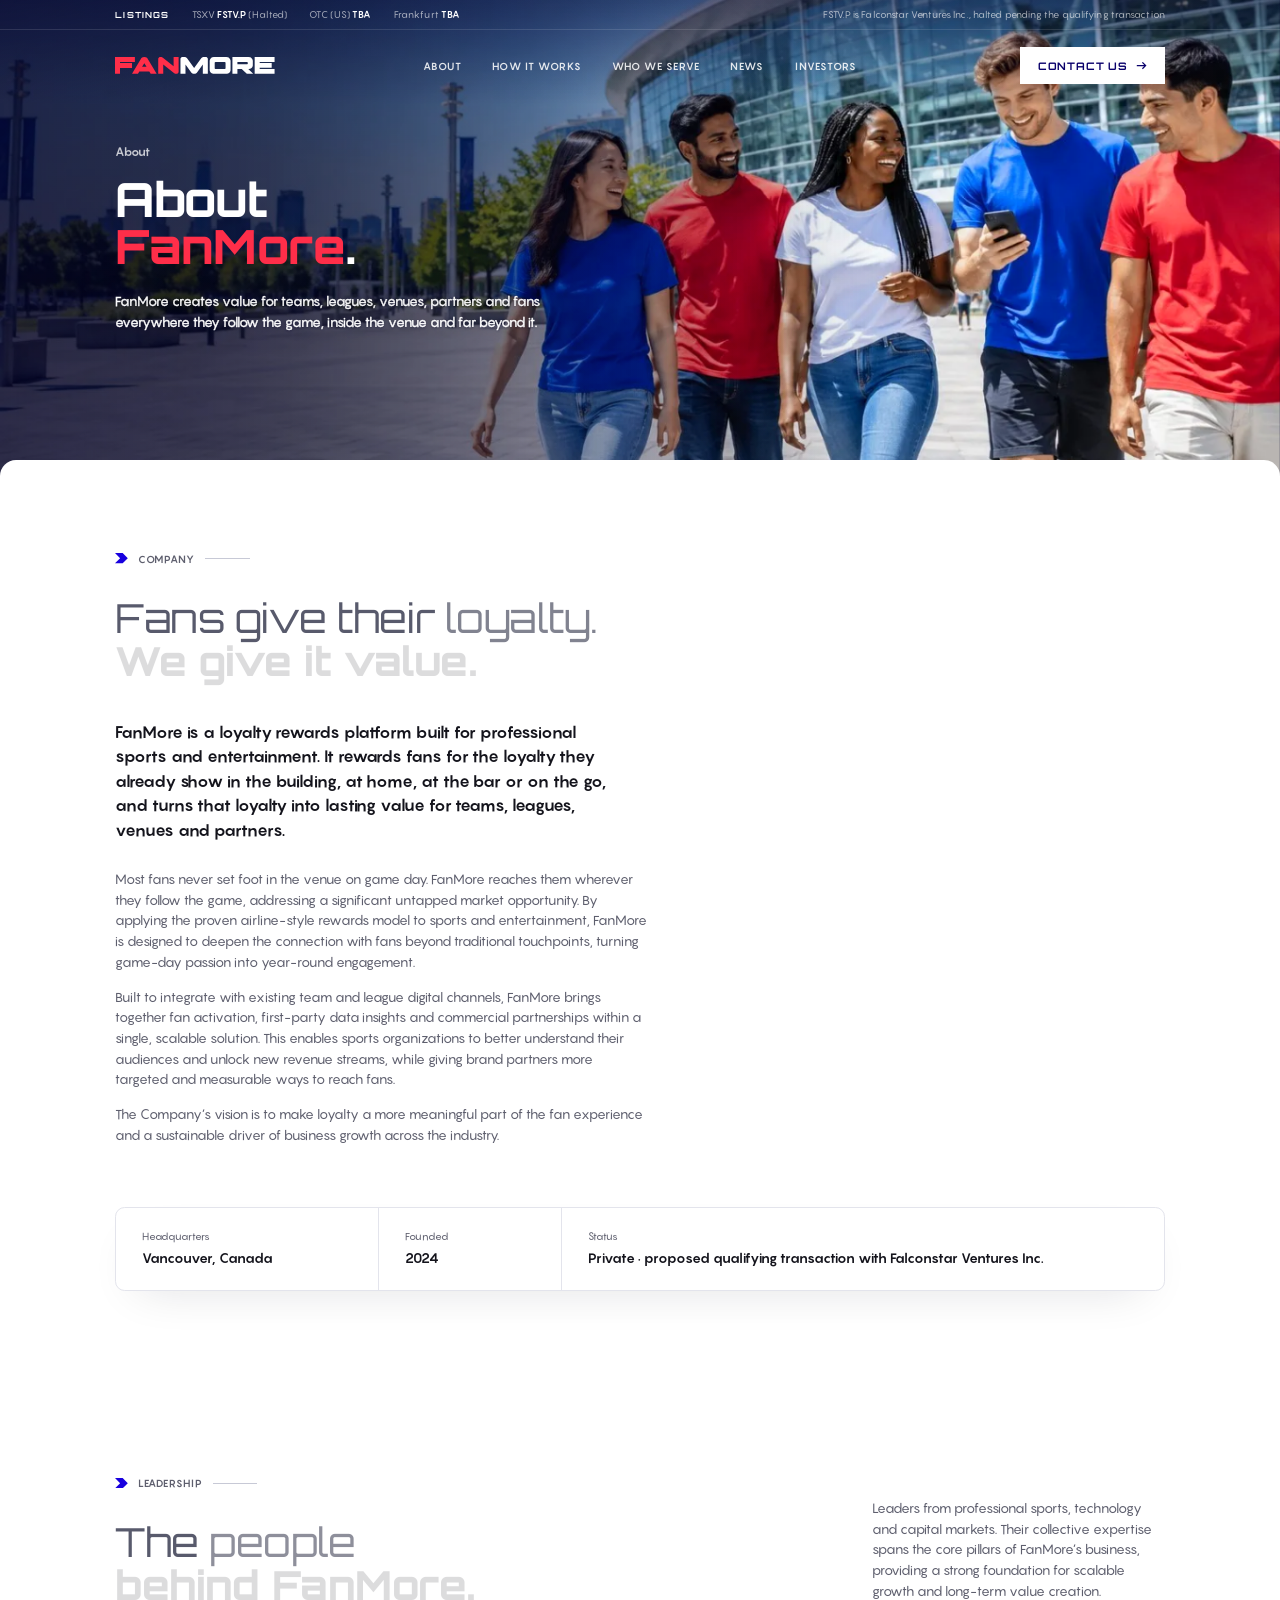
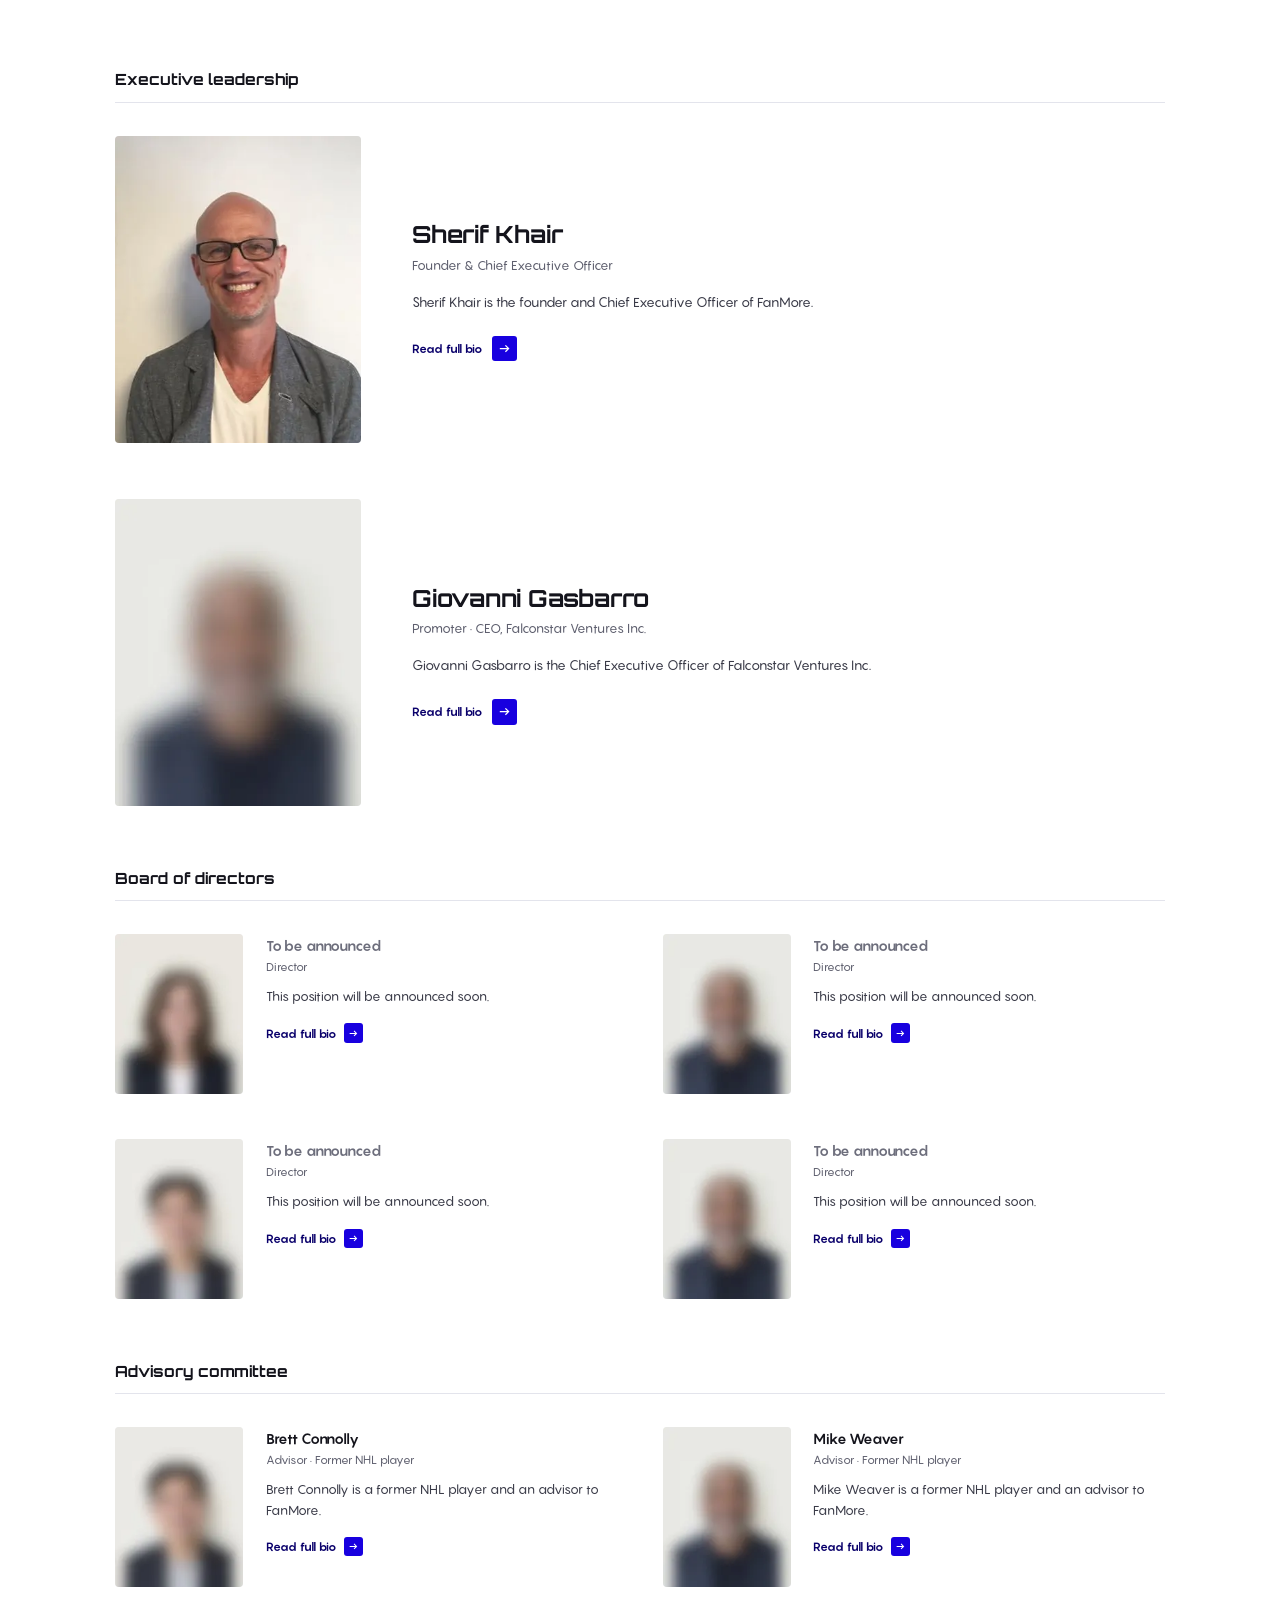
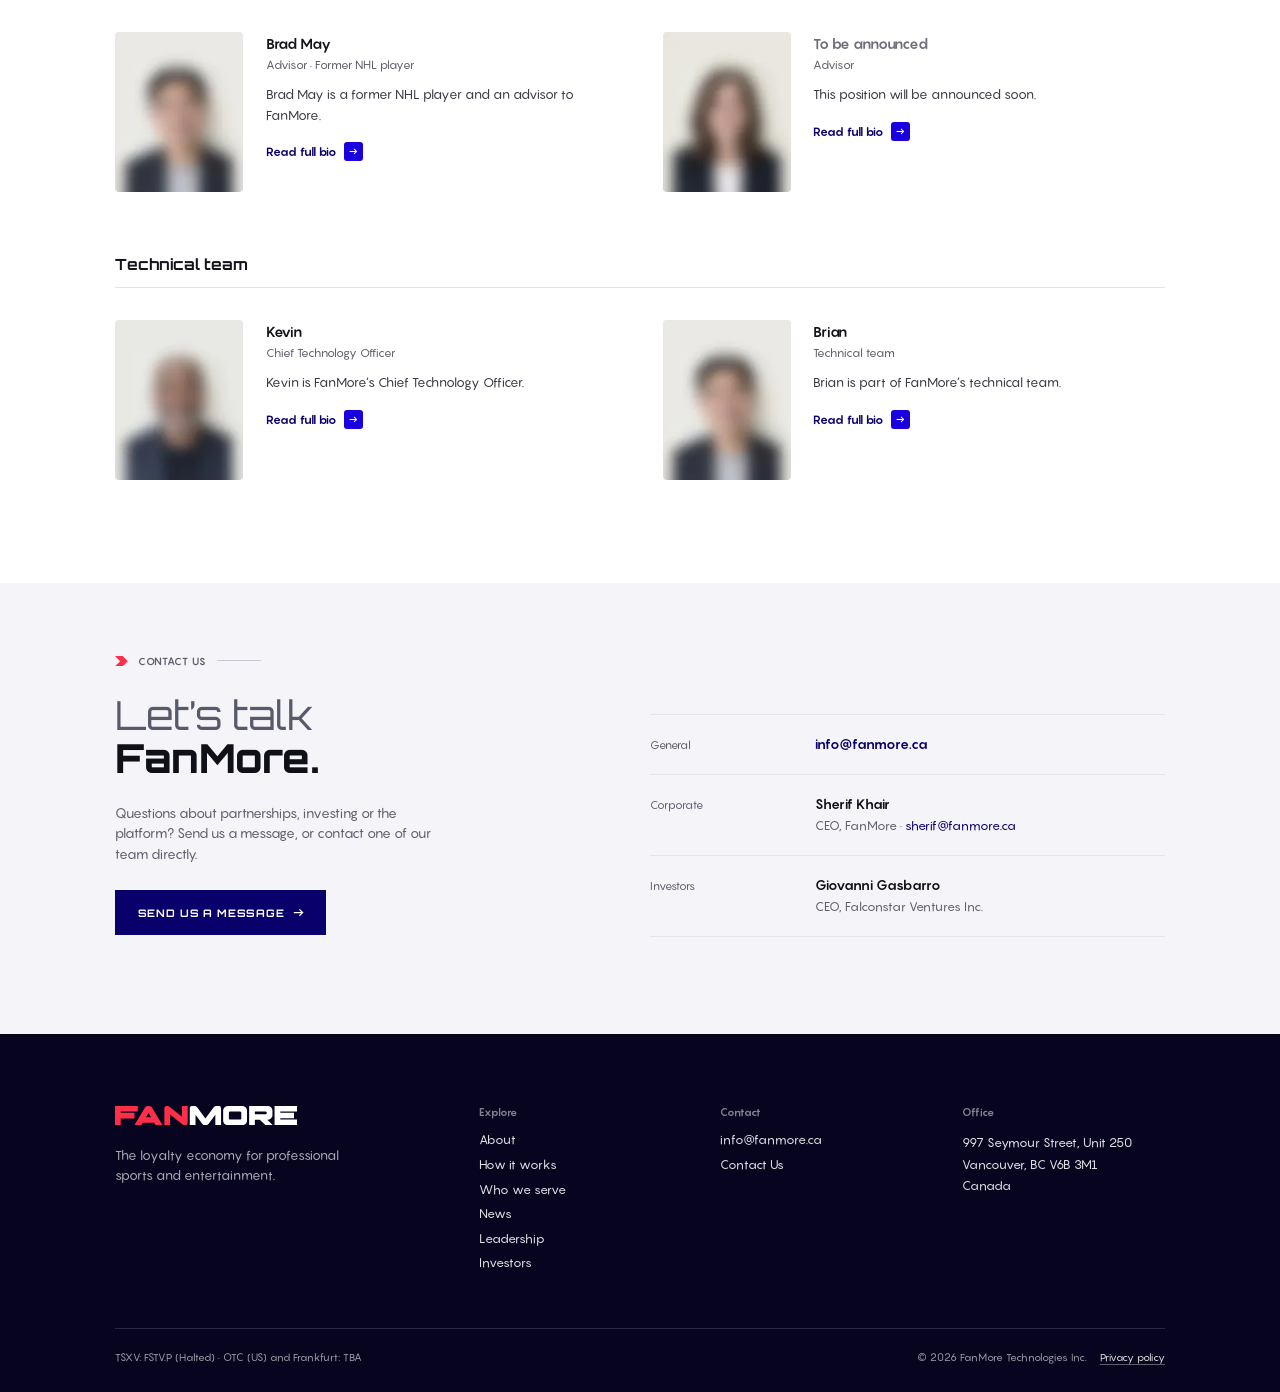
<file: about/index.html>
<!DOCTYPE html><html lang="en-CA"><head><meta name="robots" content="noindex, nofollow"><meta charset="utf-8"><meta name="viewport" content="width=device-width, initial-scale=1, viewport-fit=cover"><script>
  (function () {
    const d = document.documentElement;
    d.classList.add('js');
    function fit() {
      const w = innerWidth;
      let z = w >= 1024 ? Math.min(1, Math.max(0.8, Math.min(w / 1600, innerHeight / 950))) : 1;
      z = Math.round(z * 1000) / 1000;
      if (d.style.getPropertyValue('--fit') !== String(z)) d.style.setProperty('--fit', String(z));
    }
    fit();
    addEventListener('resize', fit);
  })();
</script><title>About | FanMore</title><meta name="description" content="FanMore creates value for teams, leagues, venues, partners and fans everywhere they follow the game, inside the venue and far beyond it."><link rel="canonical" href="https://fanmore.ca/about/"><meta property="og:type" content="website"><meta property="og:site_name" content="FanMore"><meta property="og:title" content="About | FanMore"><meta property="og:description" content="FanMore creates value for teams, leagues, venues, partners and fans everywhere they follow the game, inside the venue and far beyond it."><meta property="og:url" content="https://fanmore.ca/about/"><meta property="og:image" content="https://fanmore.ca/og-image.jpg"><meta property="og:image:alt" content="FanMore: the loyalty economy for professional sports and entertainment."><meta property="og:locale" content="en_CA"><meta name="twitter:card" content="summary_large_image"><meta name="twitter:title" content="About | FanMore"><meta name="twitter:description" content="FanMore creates value for teams, leagues, venues, partners and fans everywhere they follow the game, inside the venue and far beyond it."><meta name="twitter:image" content="https://fanmore.ca/og-image.jpg"><script type="application/ld+json">{"@context":"https://schema.org","@type":"Organization","name":"FanMore","legalName":"FanMore Technologies Inc.","url":"https://fanmore.ca/","logo":"https://fanmore.ca/apple-touch-icon.png","email":"info@fanmore.ca","foundingDate":"2024","description":"FanMore creates value for teams, leagues, venues, partners and fans everywhere they follow the game, inside the venue and far beyond it.","address":{"@type":"PostalAddress","streetAddress":"997 Seymour Street, Unit 250","addressLocality":"Vancouver","addressRegion":"BC","postalCode":"V6B 3M1","addressCountry":"CA"}}</script><meta name="theme-color" content="#0A006B"><link rel="icon" href="../favicon.ico" sizes="any"><link rel="icon" href="../favicon.svg" type="image/svg+xml"><link rel="apple-touch-icon" href="../apple-touch-icon.png"><link rel="sitemap" href="../sitemap-index.xml"><!-- The fonts used above the fold, fetched alongside the CSS instead of after it. --><link rel="preload" href="../fonts/orbitron-800.woff2" as="font" type="font/woff2" crossorigin><link rel="preload" href="../fonts/pangram-regular.woff2" as="font" type="font/woff2" crossorigin><link rel="preload" href="../fonts/pangram-bold.woff2" as="font" type="font/woff2" crossorigin><link rel="stylesheet" href="../_astro/_astro_assets.BNHtuksq.css"><link rel="stylesheet" href="../_astro/PageHero.CyjhqQXk.css"><link rel="stylesheet" href="../_astro/about.BloDywUm.css"><link rel="stylesheet" href="../_astro/ContactSection.Cgo63Gof.css"><script type="module" src="../_astro/page.BsuiZEAU.js"></script></head><body><a class="skip-link" href="#main">Skip to content</a><header class="site-header" data-astro-cid-vwn3tmth><div class="lst" data-astro-cid-vwn3tmth><span class="lst__label" data-astro-cid-vwn3tmth>Listings</span><span data-astro-cid-vwn3tmth>TSXV <b data-astro-cid-vwn3tmth>FSTV.P</b><span class="lst__note" data-astro-cid-vwn3tmth> (Halted)</span></span><span data-astro-cid-vwn3tmth>OTC (US) <b data-astro-cid-vwn3tmth>TBA</b></span><span data-astro-cid-vwn3tmth>Frankfurt <b data-astro-cid-vwn3tmth>TBA</b></span><span class="lst__foot" data-astro-cid-vwn3tmth>FSTV.P is Falconstar Ventures Inc., halted pending the qualifying transaction</span></div><div class="tn" data-astro-cid-vwn3tmth><a class="tn__logo" href="../index.html" aria-label="FanMore home" data-astro-cid-vwn3tmth><svg role="img" aria-label="FanMore" viewBox="36 -656 6232 656" xmlns="http://www.w3.org/2000/svg"><g transform="scale(1,-1)"><g fill="#FF2E49"><path d="M701 423H232V465H813V656H36V0H232V231H701Z"></path><path transform="translate(674 0)" d="M754 0H988L620 615Q593 642 562 649Q531 656 507 656Q483 656 452 649Q421 642 394 615L26 0H260L311 85H702ZM507 416 593 271H420Z"></path><path transform="translate(1688 0)" d="M637 41Q663 19 680.5 9.5Q698 0 708 0H777Q783 0 792.5 8.5Q802 17 811 28.5Q820 40 826.5 52.5Q833 65 833 73V656H637V291L232 615Q179 656 161 656H92Q86 656 76.5 648.5Q67 641 58 629.5Q49 618 42.5 605.5Q36 593 36 583V0H232V363Z"></path></g><g fill="currentColor"><path transform="translate(2557 0)" d="M676 41Q650 19 633 9.5Q616 0 606 0H535Q525 0 508 9.5Q491 19 465 41L232 360V0H36V583Q36 593 42.5 605.5Q49 618 58 629.5Q67 641 76.5 648.5Q86 656 92 656H216Q234 656 287 615L570 230L854 615Q907 656 925 656H1049Q1055 656 1064.5 648.5Q1074 641 1083 629.5Q1092 618 1098.5 605.5Q1105 593 1105 583V0H909V360Z"></path><path transform="translate(3698 0)" d="M36 495V161Q36 124 50 94.5Q64 65 87 44Q110 23 140.5 11.5Q171 0 204 0H684Q717 0 747.5 11.5Q778 23 801 44Q824 65 838 94.5Q852 124 852 161V495Q852 532 838 561.5Q824 591 801 612Q778 633 747.5 644.5Q717 656 684 656H204Q171 656 140.5 644.5Q110 633 87 612Q64 591 50 561.5Q36 532 36 495ZM265 465H623Q635 463 644.5 455Q654 447 656 439V219Q656 210 645.5 201.5Q635 193 623 191H265Q253 193 242.5 201.5Q232 210 232 219V439Q234 447 243.5 455Q253 463 265 465Z"></path><path transform="translate(4586 0)" d="M598 0H847L655 184Q690 184 722.5 195Q755 206 779.5 227Q804 248 818.5 277.5Q833 307 833 344V495Q833 532 819 561.5Q805 591 782 612Q759 633 728.5 644.5Q698 656 665 656H36V0H231V184H399ZM604 465Q616 463 625.5 455Q635 447 637 439V404Q637 395 626.5 386.5Q616 378 604 376H231V465Z"></path><path transform="translate(5455 0)" d="M701 423H232V465H813V656H36V0H813V191H232V233H701Z"></path></g></g></svg></a><nav aria-label="Main" data-astro-cid-vwn3tmth><ul role="list" data-astro-cid-vwn3tmth><li data-astro-cid-vwn3tmth><a href="../about/index.html" aria-current="page" data-astro-cid-vwn3tmth>About</a></li><li data-astro-cid-vwn3tmth><a href="../index.html#how" data-astro-cid-vwn3tmth>How it works</a></li><li data-astro-cid-vwn3tmth><a href="../index.html#serve" data-astro-cid-vwn3tmth>Who we serve</a></li><li data-astro-cid-vwn3tmth><a href="../news/index.html" data-astro-cid-vwn3tmth>News</a></li><li data-astro-cid-vwn3tmth><a href="../investors/index.html" data-astro-cid-vwn3tmth>Investors</a></li></ul></nav><a class="btn btn--white tn__cta" href="../index.html#contact" data-contact data-astro-cid-vwn3tmth>Contact Us<svg class="btn__arrow" viewBox="0 0 14 14" fill="none" stroke="currentColor" stroke-width="1.6" aria-hidden="true"><path d="M1 7h11M8 3l4 4-4 4"></path></svg></a><button class="tn__menu" type="button" aria-label="Open menu" aria-haspopup="dialog" aria-expanded="false" aria-controls="mobile-menu" data-menu-open data-astro-cid-vwn3tmth><i data-astro-cid-vwn3tmth></i></button></div></header><main id="main" tabindex="-1"><section class="ph" id="top" aria-label="Introduction" data-hero data-astro-cid-go5p37na><div class="ph__media" data-astro-cid-go5p37na><img src="../_astro/about-hero.CYDXIazC_2h3lOd.webp" srcset="../_astro/about-hero.CYDXIazC_MKura.webp 768w, ../_astro/about-hero.CYDXIazC_YQW4i.webp 1152w, ../_astro/about-hero.CYDXIazC_2h3lOd.webp 1536w" alt="A group of friends in team colours walking to the venue on game day" sizes="100vw" loading="eager" fetchpriority="high" decoding="async" data-astro-cid-go5p37na="true" width="1536" height="864"></div><div class="ph__shade" aria-hidden="true" data-astro-cid-go5p37na></div><div class="ph__dim" aria-hidden="true" data-astro-cid-go5p37na></div><div class="ph__content" data-astro-cid-go5p37na><p class="ph__kicker" data-astro-cid-go5p37na>About</p><h1 data-astro-cid-go5p37na><span class="ph__line" data-astro-cid-go5p37na><span data-astro-cid-go5p37na>About</span></span> <span class="ph__line" data-astro-cid-go5p37na><span data-astro-cid-go5p37na><em data-astro-cid-go5p37na>FanMore</em>.</span></span></h1><p class="ph__lede" data-astro-cid-go5p37na>FanMore creates value for teams, leagues, venues, partners and fans everywhere they follow the game, inside the venue and far beyond it.</p></div></section><section class="sheet sheet--first co" id="company" aria-labelledby="co-title" data-astro-cid-bxm56qkm><div class="sheet__grid" data-astro-cid-bxm56qkm><div class="co__head" data-astro-cid-bxm56qkm><p class="tag" data-reveal><svg class="shape shape--chevron tag__mark" viewBox="0 0 384 308" fill="currentColor" aria-hidden="true"><path d="M0 0L154 154L0 308L230 308L384 154L230 0Z"></path></svg>Company<span class="tag__line" aria-hidden="true"></span></p><h2 id="co-title" data-lit class="h2"><span class="h2__light"><span class="word" style="--i:0">Fans</span> <span class="word" style="--i:1">give</span> <span class="word" style="--i:2">their</span> <span class="word" style="--i:3">loyalty.</span></span><br><span class="word" style="--i:4">We</span> <span class="word" style="--i:5">give</span> <span class="word" style="--i:6">it</span> <span class="word" style="--i:7">value.</span></h2></div><p class="co__intro rise" data-reveal data-astro-cid-bxm56qkm>FanMore is a loyalty rewards platform built for professional sports and entertainment. It rewards fans for the loyalty they already show in the building, at home, at the bar or on the go, and turns that loyalty into lasting value for teams, leagues, venues and partners.</p><div class="co__body" data-astro-cid-bxm56qkm><p class="rise" data-reveal data-astro-cid-bxm56qkm>Most fans never set foot in the venue on game day. FanMore reaches them wherever they follow the game, addressing a significant untapped market opportunity. By applying the proven airline-style rewards model to sports and entertainment, FanMore is designed to deepen the connection with fans beyond traditional touchpoints, turning game-day passion into year-round engagement.</p><p class="rise" data-reveal data-astro-cid-bxm56qkm>Built to integrate with existing team and league digital channels, FanMore brings together fan activation, first-party data insights and commercial partnerships within a single, scalable solution. This enables sports organizations to better understand their audiences and unlock new revenue streams, while giving brand partners more targeted and measurable ways to reach fans.</p><p class="rise" data-reveal data-astro-cid-bxm56qkm>The Company’s vision is to make loyalty a more meaningful part of the fan experience and a sustainable driver of business growth across the industry.</p></div></div><dl class="co__facts rise" data-reveal data-astro-cid-bxm56qkm><div data-astro-cid-bxm56qkm><dt data-astro-cid-bxm56qkm>Headquarters</dt><dd data-astro-cid-bxm56qkm>Vancouver, Canada</dd></div><div data-astro-cid-bxm56qkm><dt data-astro-cid-bxm56qkm>Founded</dt><dd data-astro-cid-bxm56qkm>2024</dd></div><div data-astro-cid-bxm56qkm><dt data-astro-cid-bxm56qkm>Status</dt><dd data-astro-cid-bxm56qkm>Private · proposed qualifying transaction with Falconstar Ventures Inc.</dd></div></dl></section><section class="tl" id="leadership" aria-labelledby="tl-title" data-astro-cid-juq6c53v><div class="tl__head" data-astro-cid-juq6c53v><div data-astro-cid-juq6c53v><p class="tag" data-reveal><svg class="shape shape--chevron tag__mark" viewBox="0 0 384 308" fill="currentColor" aria-hidden="true"><path d="M0 0L154 154L0 308L230 308L384 154L230 0Z"></path></svg>Leadership<span class="tag__line" aria-hidden="true"></span></p><h2 id="tl-title" data-lit class="h2"><span class="h2__light"><span class="word" style="--i:0">The</span> <span class="word" style="--i:1">people</span></span><br><span class="word" style="--i:2">behind</span> <span class="word" style="--i:3">FanMore.</span></h2></div><p class="tl__note lede rise" data-reveal data-astro-cid-juq6c53v>Leaders from professional sports, technology and capital markets. Their collective expertise spans the core pillars of FanMore’s business, providing a strong foundation for scalable growth and long-term value creation.</p></div><div class="tl__group tl__group--feature" id="executive" data-astro-cid-juq6c53v><h3 class="tl__group-title rise" data-reveal data-astro-cid-juq6c53v>Executive leadership</h3><ul class="tl__people" role="list" data-astro-cid-juq6c53v><li class="tp rise" data-reveal data-astro-cid-juq6c53v><button class="tp__photo" type="button" data-bio="0" aria-haspopup="dialog" aria-label="Read biography: Sherif Khair, Founder &amp; Chief Executive Officer" data-astro-cid-juq6c53v><img src="../_astro/sherif-khair.DZAFNqOQ_Z27Ot58.webp" srcset="../_astro/sherif-khair.DZAFNqOQ_Z2x0o6Q.webp 360w, ../_astro/sherif-khair.DZAFNqOQ_1CSqSN.webp 540w, ../_astro/sherif-khair.DZAFNqOQ_Z27Ot58.webp 640w" alt sizes="(max-width: 900px) 112px, 24vw" loading="lazy" decoding="async" data-bio-photo="true" data-astro-cid-juq6c53v="true" width="640" height="800"></button><div class="tp__text" data-astro-cid-juq6c53v><h4 class="tp__name" data-astro-cid-juq6c53v>Sherif Khair</h4><p class="tp__role" data-astro-cid-juq6c53v>Founder &amp; Chief Executive Officer</p><p class="tp__bio" data-astro-cid-juq6c53v>Sherif Khair is the founder and Chief Executive Officer of FanMore.</p><button class="tp__more" type="button" data-bio="0" aria-haspopup="dialog" data-astro-cid-juq6c53v>Read full bio<span class="sr-only" data-astro-cid-juq6c53v>: Sherif Khair</span><i class="tp__box" aria-hidden="true" data-astro-cid-juq6c53v><svg viewBox="0 0 14 14" fill="none" stroke="currentColor" stroke-width="1.6" aria-hidden="true"><path d="M1 7h11M8 3l4 4-4 4"></path></svg></i></button></div><template data-bio-content="0" data-group="Executive leadership" data-name="Sherif Khair" data-role="Founder &amp; Chief Executive Officer" data-astro-cid-juq6c53v><p data-astro-cid-juq6c53v>Sherif Khair is the founder and Chief Executive Officer of FanMore.</p></template></li><li class="tp rise" data-reveal data-astro-cid-juq6c53v><button class="tp__photo" type="button" data-bio="1" aria-haspopup="dialog" aria-label="Read biography: Giovanni Gasbarro, Promoter · CEO, Falconstar Ventures Inc." data-astro-cid-juq6c53v><img src="../_astro/placeholder-2.qafmysi7_Z27yK8s.webp" srcset="../_astro/placeholder-2.qafmysi7_1kIW60.webp 360w, ../_astro/placeholder-2.qafmysi7_Z1k3r9q.webp 540w, ../_astro/placeholder-2.qafmysi7_Z27yK8s.webp 640w" alt sizes="(max-width: 900px) 112px, 24vw" loading="lazy" decoding="async" data-bio-photo="true" data-astro-cid-juq6c53v="true" width="640" height="800"></button><div class="tp__text" data-astro-cid-juq6c53v><h4 class="tp__name" data-astro-cid-juq6c53v>Giovanni Gasbarro</h4><p class="tp__role" data-astro-cid-juq6c53v>Promoter · CEO, Falconstar Ventures Inc.</p><p class="tp__bio" data-astro-cid-juq6c53v>Giovanni Gasbarro is the Chief Executive Officer of Falconstar Ventures Inc.</p><button class="tp__more" type="button" data-bio="1" aria-haspopup="dialog" data-astro-cid-juq6c53v>Read full bio<span class="sr-only" data-astro-cid-juq6c53v>: Giovanni Gasbarro</span><i class="tp__box" aria-hidden="true" data-astro-cid-juq6c53v><svg viewBox="0 0 14 14" fill="none" stroke="currentColor" stroke-width="1.6" aria-hidden="true"><path d="M1 7h11M8 3l4 4-4 4"></path></svg></i></button></div><template data-bio-content="1" data-group="Executive leadership" data-name="Giovanni Gasbarro" data-role="Promoter · CEO, Falconstar Ventures Inc." data-astro-cid-juq6c53v><p data-astro-cid-juq6c53v>Giovanni Gasbarro is the Chief Executive Officer of Falconstar Ventures Inc.</p></template></li></ul></div><div class="tl__group tl__group--grid" id="board" data-astro-cid-juq6c53v><h3 class="tl__group-title rise" data-reveal data-astro-cid-juq6c53v>Board of directors</h3><ul class="tl__people" role="list" data-astro-cid-juq6c53v><li class="tp rise is-tba" data-reveal data-astro-cid-juq6c53v><button class="tp__photo" type="button" data-bio="2" aria-haspopup="dialog" aria-label="Read biography: To be announced, Director" data-astro-cid-juq6c53v><img src="../_astro/placeholder-1.gCRN3x16_1odOf4.webp" srcset="../_astro/placeholder-1.gCRN3x16_Z4zqeq.webp 180w, ../_astro/placeholder-1.gCRN3x16_Z7XnoB.webp 240w, ../_astro/placeholder-1.gCRN3x16_2j7Yew.webp 380w" alt sizes="(max-width: 900px) 112px, 11.5vw" loading="lazy" decoding="async" data-bio-photo="true" data-astro-cid-juq6c53v="true" width="640" height="800"></button><div class="tp__text" data-astro-cid-juq6c53v><h4 class="tp__name" data-astro-cid-juq6c53v>To be announced</h4><p class="tp__role" data-astro-cid-juq6c53v>Director</p><p class="tp__bio" data-astro-cid-juq6c53v>This position will be announced soon.</p><button class="tp__more" type="button" data-bio="2" aria-haspopup="dialog" data-astro-cid-juq6c53v>Read full bio<span class="sr-only" data-astro-cid-juq6c53v>: To be announced</span><i class="tp__box" aria-hidden="true" data-astro-cid-juq6c53v><svg viewBox="0 0 14 14" fill="none" stroke="currentColor" stroke-width="1.6" aria-hidden="true"><path d="M1 7h11M8 3l4 4-4 4"></path></svg></i></button></div><template data-bio-content="2" data-group="Board of directors" data-name="To be announced" data-role="Director" data-astro-cid-juq6c53v><p data-astro-cid-juq6c53v>This position will be announced soon.</p></template></li><li class="tp rise is-tba" data-reveal data-astro-cid-juq6c53v><button class="tp__photo" type="button" data-bio="3" aria-haspopup="dialog" aria-label="Read biography: To be announced, Director" data-astro-cid-juq6c53v><img src="../_astro/placeholder-2.qafmysi7_Z27yK8s.webp" srcset="../_astro/placeholder-2.qafmysi7_1tO8bY.webp 180w, ../_astro/placeholder-2.qafmysi7_1qqb1N.webp 240w, ../_astro/placeholder-2.qafmysi7_Z1cEA90.webp 380w" alt sizes="(max-width: 900px) 112px, 11.5vw" loading="lazy" decoding="async" data-bio-photo="true" data-astro-cid-juq6c53v="true" width="640" height="800"></button><div class="tp__text" data-astro-cid-juq6c53v><h4 class="tp__name" data-astro-cid-juq6c53v>To be announced</h4><p class="tp__role" data-astro-cid-juq6c53v>Director</p><p class="tp__bio" data-astro-cid-juq6c53v>This position will be announced soon.</p><button class="tp__more" type="button" data-bio="3" aria-haspopup="dialog" data-astro-cid-juq6c53v>Read full bio<span class="sr-only" data-astro-cid-juq6c53v>: To be announced</span><i class="tp__box" aria-hidden="true" data-astro-cid-juq6c53v><svg viewBox="0 0 14 14" fill="none" stroke="currentColor" stroke-width="1.6" aria-hidden="true"><path d="M1 7h11M8 3l4 4-4 4"></path></svg></i></button></div><template data-bio-content="3" data-group="Board of directors" data-name="To be announced" data-role="Director" data-astro-cid-juq6c53v><p data-astro-cid-juq6c53v>This position will be announced soon.</p></template></li><li class="tp rise is-tba" data-reveal data-astro-cid-juq6c53v><button class="tp__photo" type="button" data-bio="4" aria-haspopup="dialog" aria-label="Read biography: To be announced, Director" data-astro-cid-juq6c53v><img src="../_astro/placeholder-3.BrawtP4f_ZhmIfz.webp" srcset="../_astro/placeholder-3.BrawtP4f_Z1KaXJ4.webp 180w, ../_astro/placeholder-3.BrawtP4f_Z1NyUTf.webp 240w, ../_astro/placeholder-3.BrawtP4f_CwqIS.webp 380w" alt sizes="(max-width: 900px) 112px, 11.5vw" loading="lazy" decoding="async" data-bio-photo="true" data-astro-cid-juq6c53v="true" width="640" height="800"></button><div class="tp__text" data-astro-cid-juq6c53v><h4 class="tp__name" data-astro-cid-juq6c53v>To be announced</h4><p class="tp__role" data-astro-cid-juq6c53v>Director</p><p class="tp__bio" data-astro-cid-juq6c53v>This position will be announced soon.</p><button class="tp__more" type="button" data-bio="4" aria-haspopup="dialog" data-astro-cid-juq6c53v>Read full bio<span class="sr-only" data-astro-cid-juq6c53v>: To be announced</span><i class="tp__box" aria-hidden="true" data-astro-cid-juq6c53v><svg viewBox="0 0 14 14" fill="none" stroke="currentColor" stroke-width="1.6" aria-hidden="true"><path d="M1 7h11M8 3l4 4-4 4"></path></svg></i></button></div><template data-bio-content="4" data-group="Board of directors" data-name="To be announced" data-role="Director" data-astro-cid-juq6c53v><p data-astro-cid-juq6c53v>This position will be announced soon.</p></template></li><li class="tp rise is-tba" data-reveal data-astro-cid-juq6c53v><button class="tp__photo" type="button" data-bio="5" aria-haspopup="dialog" aria-label="Read biography: To be announced, Director" data-astro-cid-juq6c53v><img src="../_astro/placeholder-2.qafmysi7_Z27yK8s.webp" srcset="../_astro/placeholder-2.qafmysi7_1tO8bY.webp 180w, ../_astro/placeholder-2.qafmysi7_1qqb1N.webp 240w, ../_astro/placeholder-2.qafmysi7_Z1cEA90.webp 380w" alt sizes="(max-width: 900px) 112px, 11.5vw" loading="lazy" decoding="async" data-bio-photo="true" data-astro-cid-juq6c53v="true" width="640" height="800"></button><div class="tp__text" data-astro-cid-juq6c53v><h4 class="tp__name" data-astro-cid-juq6c53v>To be announced</h4><p class="tp__role" data-astro-cid-juq6c53v>Director</p><p class="tp__bio" data-astro-cid-juq6c53v>This position will be announced soon.</p><button class="tp__more" type="button" data-bio="5" aria-haspopup="dialog" data-astro-cid-juq6c53v>Read full bio<span class="sr-only" data-astro-cid-juq6c53v>: To be announced</span><i class="tp__box" aria-hidden="true" data-astro-cid-juq6c53v><svg viewBox="0 0 14 14" fill="none" stroke="currentColor" stroke-width="1.6" aria-hidden="true"><path d="M1 7h11M8 3l4 4-4 4"></path></svg></i></button></div><template data-bio-content="5" data-group="Board of directors" data-name="To be announced" data-role="Director" data-astro-cid-juq6c53v><p data-astro-cid-juq6c53v>This position will be announced soon.</p></template></li></ul></div><div class="tl__group tl__group--grid" id="advisors" data-astro-cid-juq6c53v><h3 class="tl__group-title rise" data-reveal data-astro-cid-juq6c53v>Advisory committee</h3><ul class="tl__people" role="list" data-astro-cid-juq6c53v><li class="tp rise" data-reveal data-astro-cid-juq6c53v><button class="tp__photo" type="button" data-bio="6" aria-haspopup="dialog" aria-label="Read biography: Brett Connolly, Advisor · Former NHL player" data-astro-cid-juq6c53v><img src="../_astro/placeholder-3.BrawtP4f_ZhmIfz.webp" srcset="../_astro/placeholder-3.BrawtP4f_Z1KaXJ4.webp 180w, ../_astro/placeholder-3.BrawtP4f_Z1NyUTf.webp 240w, ../_astro/placeholder-3.BrawtP4f_CwqIS.webp 380w" alt sizes="(max-width: 900px) 112px, 11.5vw" loading="lazy" decoding="async" data-bio-photo="true" data-astro-cid-juq6c53v="true" width="640" height="800"></button><div class="tp__text" data-astro-cid-juq6c53v><h4 class="tp__name" data-astro-cid-juq6c53v>Brett Connolly</h4><p class="tp__role" data-astro-cid-juq6c53v>Advisor · Former NHL player</p><p class="tp__bio" data-astro-cid-juq6c53v>Brett Connolly is a former NHL player and an advisor to FanMore.</p><button class="tp__more" type="button" data-bio="6" aria-haspopup="dialog" data-astro-cid-juq6c53v>Read full bio<span class="sr-only" data-astro-cid-juq6c53v>: Brett Connolly</span><i class="tp__box" aria-hidden="true" data-astro-cid-juq6c53v><svg viewBox="0 0 14 14" fill="none" stroke="currentColor" stroke-width="1.6" aria-hidden="true"><path d="M1 7h11M8 3l4 4-4 4"></path></svg></i></button></div><template data-bio-content="6" data-group="Advisory committee" data-name="Brett Connolly" data-role="Advisor · Former NHL player" data-astro-cid-juq6c53v><p data-astro-cid-juq6c53v>Brett Connolly is a former NHL player and an advisor to FanMore.</p></template></li><li class="tp rise" data-reveal data-astro-cid-juq6c53v><button class="tp__photo" type="button" data-bio="7" aria-haspopup="dialog" aria-label="Read biography: Mike Weaver, Advisor · Former NHL player" data-astro-cid-juq6c53v><img src="../_astro/placeholder-2.qafmysi7_Z27yK8s.webp" srcset="../_astro/placeholder-2.qafmysi7_1tO8bY.webp 180w, ../_astro/placeholder-2.qafmysi7_1qqb1N.webp 240w, ../_astro/placeholder-2.qafmysi7_Z1cEA90.webp 380w" alt sizes="(max-width: 900px) 112px, 11.5vw" loading="lazy" decoding="async" data-bio-photo="true" data-astro-cid-juq6c53v="true" width="640" height="800"></button><div class="tp__text" data-astro-cid-juq6c53v><h4 class="tp__name" data-astro-cid-juq6c53v>Mike Weaver</h4><p class="tp__role" data-astro-cid-juq6c53v>Advisor · Former NHL player</p><p class="tp__bio" data-astro-cid-juq6c53v>Mike Weaver is a former NHL player and an advisor to FanMore.</p><button class="tp__more" type="button" data-bio="7" aria-haspopup="dialog" data-astro-cid-juq6c53v>Read full bio<span class="sr-only" data-astro-cid-juq6c53v>: Mike Weaver</span><i class="tp__box" aria-hidden="true" data-astro-cid-juq6c53v><svg viewBox="0 0 14 14" fill="none" stroke="currentColor" stroke-width="1.6" aria-hidden="true"><path d="M1 7h11M8 3l4 4-4 4"></path></svg></i></button></div><template data-bio-content="7" data-group="Advisory committee" data-name="Mike Weaver" data-role="Advisor · Former NHL player" data-astro-cid-juq6c53v><p data-astro-cid-juq6c53v>Mike Weaver is a former NHL player and an advisor to FanMore.</p></template></li><li class="tp rise" data-reveal data-astro-cid-juq6c53v><button class="tp__photo" type="button" data-bio="8" aria-haspopup="dialog" aria-label="Read biography: Brad May, Advisor · Former NHL player" data-astro-cid-juq6c53v><img src="../_astro/placeholder-3.BrawtP4f_ZhmIfz.webp" srcset="../_astro/placeholder-3.BrawtP4f_Z1KaXJ4.webp 180w, ../_astro/placeholder-3.BrawtP4f_Z1NyUTf.webp 240w, ../_astro/placeholder-3.BrawtP4f_CwqIS.webp 380w" alt sizes="(max-width: 900px) 112px, 11.5vw" loading="lazy" decoding="async" data-bio-photo="true" data-astro-cid-juq6c53v="true" width="640" height="800"></button><div class="tp__text" data-astro-cid-juq6c53v><h4 class="tp__name" data-astro-cid-juq6c53v>Brad May</h4><p class="tp__role" data-astro-cid-juq6c53v>Advisor · Former NHL player</p><p class="tp__bio" data-astro-cid-juq6c53v>Brad May is a former NHL player and an advisor to FanMore.</p><button class="tp__more" type="button" data-bio="8" aria-haspopup="dialog" data-astro-cid-juq6c53v>Read full bio<span class="sr-only" data-astro-cid-juq6c53v>: Brad May</span><i class="tp__box" aria-hidden="true" data-astro-cid-juq6c53v><svg viewBox="0 0 14 14" fill="none" stroke="currentColor" stroke-width="1.6" aria-hidden="true"><path d="M1 7h11M8 3l4 4-4 4"></path></svg></i></button></div><template data-bio-content="8" data-group="Advisory committee" data-name="Brad May" data-role="Advisor · Former NHL player" data-astro-cid-juq6c53v><p data-astro-cid-juq6c53v>Brad May is a former NHL player and an advisor to FanMore.</p></template></li><li class="tp rise is-tba" data-reveal data-astro-cid-juq6c53v><button class="tp__photo" type="button" data-bio="9" aria-haspopup="dialog" aria-label="Read biography: To be announced, Advisor" data-astro-cid-juq6c53v><img src="../_astro/placeholder-1.gCRN3x16_1odOf4.webp" srcset="../_astro/placeholder-1.gCRN3x16_Z4zqeq.webp 180w, ../_astro/placeholder-1.gCRN3x16_Z7XnoB.webp 240w, ../_astro/placeholder-1.gCRN3x16_2j7Yew.webp 380w" alt sizes="(max-width: 900px) 112px, 11.5vw" loading="lazy" decoding="async" data-bio-photo="true" data-astro-cid-juq6c53v="true" width="640" height="800"></button><div class="tp__text" data-astro-cid-juq6c53v><h4 class="tp__name" data-astro-cid-juq6c53v>To be announced</h4><p class="tp__role" data-astro-cid-juq6c53v>Advisor</p><p class="tp__bio" data-astro-cid-juq6c53v>This position will be announced soon.</p><button class="tp__more" type="button" data-bio="9" aria-haspopup="dialog" data-astro-cid-juq6c53v>Read full bio<span class="sr-only" data-astro-cid-juq6c53v>: To be announced</span><i class="tp__box" aria-hidden="true" data-astro-cid-juq6c53v><svg viewBox="0 0 14 14" fill="none" stroke="currentColor" stroke-width="1.6" aria-hidden="true"><path d="M1 7h11M8 3l4 4-4 4"></path></svg></i></button></div><template data-bio-content="9" data-group="Advisory committee" data-name="To be announced" data-role="Advisor" data-astro-cid-juq6c53v><p data-astro-cid-juq6c53v>This position will be announced soon.</p></template></li></ul></div><div class="tl__group tl__group--grid" id="technical" data-astro-cid-juq6c53v><h3 class="tl__group-title rise" data-reveal data-astro-cid-juq6c53v>Technical team</h3><ul class="tl__people" role="list" data-astro-cid-juq6c53v><li class="tp rise" data-reveal data-astro-cid-juq6c53v><button class="tp__photo" type="button" data-bio="10" aria-haspopup="dialog" aria-label="Read biography: Kevin, Chief Technology Officer" data-astro-cid-juq6c53v><img src="../_astro/placeholder-2.qafmysi7_Z27yK8s.webp" srcset="../_astro/placeholder-2.qafmysi7_1tO8bY.webp 180w, ../_astro/placeholder-2.qafmysi7_1qqb1N.webp 240w, ../_astro/placeholder-2.qafmysi7_Z1cEA90.webp 380w" alt sizes="(max-width: 900px) 112px, 11.5vw" loading="lazy" decoding="async" data-bio-photo="true" data-astro-cid-juq6c53v="true" width="640" height="800"></button><div class="tp__text" data-astro-cid-juq6c53v><h4 class="tp__name" data-astro-cid-juq6c53v>Kevin</h4><p class="tp__role" data-astro-cid-juq6c53v>Chief Technology Officer</p><p class="tp__bio" data-astro-cid-juq6c53v>Kevin is FanMore’s Chief Technology Officer.</p><button class="tp__more" type="button" data-bio="10" aria-haspopup="dialog" data-astro-cid-juq6c53v>Read full bio<span class="sr-only" data-astro-cid-juq6c53v>: Kevin</span><i class="tp__box" aria-hidden="true" data-astro-cid-juq6c53v><svg viewBox="0 0 14 14" fill="none" stroke="currentColor" stroke-width="1.6" aria-hidden="true"><path d="M1 7h11M8 3l4 4-4 4"></path></svg></i></button></div><template data-bio-content="10" data-group="Technical team" data-name="Kevin" data-role="Chief Technology Officer" data-astro-cid-juq6c53v><p data-astro-cid-juq6c53v>Kevin is FanMore’s Chief Technology Officer.</p></template></li><li class="tp rise" data-reveal data-astro-cid-juq6c53v><button class="tp__photo" type="button" data-bio="11" aria-haspopup="dialog" aria-label="Read biography: Brian, Technical team" data-astro-cid-juq6c53v><img src="../_astro/placeholder-3.BrawtP4f_ZhmIfz.webp" srcset="../_astro/placeholder-3.BrawtP4f_Z1KaXJ4.webp 180w, ../_astro/placeholder-3.BrawtP4f_Z1NyUTf.webp 240w, ../_astro/placeholder-3.BrawtP4f_CwqIS.webp 380w" alt sizes="(max-width: 900px) 112px, 11.5vw" loading="lazy" decoding="async" data-bio-photo="true" data-astro-cid-juq6c53v="true" width="640" height="800"></button><div class="tp__text" data-astro-cid-juq6c53v><h4 class="tp__name" data-astro-cid-juq6c53v>Brian</h4><p class="tp__role" data-astro-cid-juq6c53v>Technical team</p><p class="tp__bio" data-astro-cid-juq6c53v>Brian is part of FanMore’s technical team.</p><button class="tp__more" type="button" data-bio="11" aria-haspopup="dialog" data-astro-cid-juq6c53v>Read full bio<span class="sr-only" data-astro-cid-juq6c53v>: Brian</span><i class="tp__box" aria-hidden="true" data-astro-cid-juq6c53v><svg viewBox="0 0 14 14" fill="none" stroke="currentColor" stroke-width="1.6" aria-hidden="true"><path d="M1 7h11M8 3l4 4-4 4"></path></svg></i></button></div><template data-bio-content="11" data-group="Technical team" data-name="Brian" data-role="Technical team" data-astro-cid-juq6c53v><p data-astro-cid-juq6c53v>Brian is part of FanMore’s technical team.</p></template></li></ul></div></section><section class="ct ct--page" id="about-contact" aria-labelledby="about-contact-title" data-astro-cid-xktzd3nk><div class="ct__grid" data-astro-cid-xktzd3nk><div class="ct__intro" data-astro-cid-xktzd3nk><p class="tag tag--red" data-reveal><svg class="shape shape--chevron tag__mark" viewBox="0 0 384 308" fill="currentColor" aria-hidden="true"><path d="M0 0L154 154L0 308L230 308L384 154L230 0Z"></path></svg>Contact us<span class="tag__line" aria-hidden="true"></span></p><h2 id="about-contact-title" data-lit class="h2"><span class="h2__light"><span class="word" style="--i:0">Let’s</span> <span class="word" style="--i:1">talk</span></span><br><span class="word" style="--i:2">FanMore.</span></h2><p class="ct__lede lede rise" data-reveal data-astro-cid-xktzd3nk>Questions about partnerships, investing or the platform? Send us a message, or contact one of our team directly.</p><button class="btn btn--navy btn--lg ct__open rise" type="button" data-contact data-reveal data-astro-cid-xktzd3nk>Send us a message<svg class="btn__arrow" viewBox="0 0 14 14" fill="none" stroke="currentColor" stroke-width="1.6" aria-hidden="true"><path d="M1 7h11M8 3l4 4-4 4"></path></svg></button></div><ul class="ct__list rise" role="list" aria-label="Contacts" data-reveal data-astro-cid-xktzd3nk><li data-astro-cid-xktzd3nk><span data-astro-cid-xktzd3nk>General</span><p data-astro-cid-xktzd3nk><a class="ct__mail" href="mailto:info@fanmore.ca" data-astro-cid-xktzd3nk>info@fanmore.ca</a></p></li><li data-astro-cid-xktzd3nk><span data-astro-cid-xktzd3nk>Corporate</span><p data-astro-cid-xktzd3nk><b data-astro-cid-xktzd3nk>Sherif Khair</b><small data-astro-cid-xktzd3nk>CEO, FanMore · <a href="mailto:sherif@fanmore.ca" data-astro-cid-xktzd3nk>sherif@fanmore.ca</a></small></p></li><li data-astro-cid-xktzd3nk><span data-astro-cid-xktzd3nk>Investors</span><p data-astro-cid-xktzd3nk><b data-astro-cid-xktzd3nk>Giovanni Gasbarro</b><small data-astro-cid-xktzd3nk>CEO, Falconstar Ventures Inc.</small></p></li></ul></div></section><script type="module" src="../_astro/ContactSection.astro_astro_type_script_index_0_lang.CDRwon2k.js"></script><dialog id="bio-dialog" class="bd" aria-labelledby="bd-name" data-astro-cid-2ri47os2><div class="bd__bg" data-dialog-close data-astro-cid-2ri47os2></div><div class="bd__panel" data-astro-cid-2ri47os2><div class="bd__head" data-astro-cid-2ri47os2><div class="bd__photo" data-astro-cid-2ri47os2><img alt="" data-bd="photo" data-astro-cid-2ri47os2></div><div data-astro-cid-2ri47os2><p class="bd__group" data-bd="group" data-astro-cid-2ri47os2></p><h2 id="bd-name" data-bd="name" data-astro-cid-2ri47os2></h2><p class="bd__role" data-bd="role" data-astro-cid-2ri47os2></p></div><button class="bd__close" type="button" aria-label="Close biography" data-dialog-close data-astro-cid-2ri47os2><svg viewBox="0 0 16 16" fill="none" stroke="currentColor" stroke-width="1.6" aria-hidden="true"><path d="M3 3l10 10M13 3L3 13"></path></svg></button></div><div class="bd__body" data-bd="body" data-astro-cid-2ri47os2></div><div class="bd__nav" data-astro-cid-2ri47os2><button type="button" data-bd-step="-1" data-astro-cid-2ri47os2><svg viewBox="0 0 14 14" fill="none" stroke="currentColor" stroke-width="1.6" aria-hidden="true"><path d="M13 7H2M6 3L2 7l4 4"></path></svg><span data-astro-cid-2ri47os2>Previous</span></button><button type="button" data-bd-step="1" data-astro-cid-2ri47os2><span data-astro-cid-2ri47os2>Next</span><svg viewBox="0 0 14 14" fill="none" stroke="currentColor" stroke-width="1.6" aria-hidden="true"><path d="M1 7h11M8 3l4 4-4 4"></path></svg></button></div></div></dialog><script type="module" src="../_astro/BioDialog.astro_astro_type_script_index_0_lang.BpAaQW8b.js"></script></main><footer class="ft" data-astro-cid-oenwriqq><div class="ft__grid" data-astro-cid-oenwriqq><div class="ft__brand" data-astro-cid-oenwriqq><a class="ft__logo" href="../index.html" aria-label="FanMore home" data-astro-cid-oenwriqq><svg role="img" aria-label="FanMore" viewBox="36 -656 6232 656" xmlns="http://www.w3.org/2000/svg"><g transform="scale(1,-1)"><g fill="#FF2E49"><path d="M701 423H232V465H813V656H36V0H232V231H701Z"></path><path transform="translate(674 0)" d="M754 0H988L620 615Q593 642 562 649Q531 656 507 656Q483 656 452 649Q421 642 394 615L26 0H260L311 85H702ZM507 416 593 271H420Z"></path><path transform="translate(1688 0)" d="M637 41Q663 19 680.5 9.5Q698 0 708 0H777Q783 0 792.5 8.5Q802 17 811 28.5Q820 40 826.5 52.5Q833 65 833 73V656H637V291L232 615Q179 656 161 656H92Q86 656 76.5 648.5Q67 641 58 629.5Q49 618 42.5 605.5Q36 593 36 583V0H232V363Z"></path></g><g fill="currentColor"><path transform="translate(2557 0)" d="M676 41Q650 19 633 9.5Q616 0 606 0H535Q525 0 508 9.5Q491 19 465 41L232 360V0H36V583Q36 593 42.5 605.5Q49 618 58 629.5Q67 641 76.5 648.5Q86 656 92 656H216Q234 656 287 615L570 230L854 615Q907 656 925 656H1049Q1055 656 1064.5 648.5Q1074 641 1083 629.5Q1092 618 1098.5 605.5Q1105 593 1105 583V0H909V360Z"></path><path transform="translate(3698 0)" d="M36 495V161Q36 124 50 94.5Q64 65 87 44Q110 23 140.5 11.5Q171 0 204 0H684Q717 0 747.5 11.5Q778 23 801 44Q824 65 838 94.5Q852 124 852 161V495Q852 532 838 561.5Q824 591 801 612Q778 633 747.5 644.5Q717 656 684 656H204Q171 656 140.5 644.5Q110 633 87 612Q64 591 50 561.5Q36 532 36 495ZM265 465H623Q635 463 644.5 455Q654 447 656 439V219Q656 210 645.5 201.5Q635 193 623 191H265Q253 193 242.5 201.5Q232 210 232 219V439Q234 447 243.5 455Q253 463 265 465Z"></path><path transform="translate(4586 0)" d="M598 0H847L655 184Q690 184 722.5 195Q755 206 779.5 227Q804 248 818.5 277.5Q833 307 833 344V495Q833 532 819 561.5Q805 591 782 612Q759 633 728.5 644.5Q698 656 665 656H36V0H231V184H399ZM604 465Q616 463 625.5 455Q635 447 637 439V404Q637 395 626.5 386.5Q616 378 604 376H231V465Z"></path><path transform="translate(5455 0)" d="M701 423H232V465H813V656H36V0H813V191H232V233H701Z"></path></g></g></svg></a><p data-astro-cid-oenwriqq>The loyalty economy for professional sports and entertainment.</p></div><nav class="ft__col" aria-labelledby="ft-explore" data-astro-cid-oenwriqq><p id="ft-explore" data-astro-cid-oenwriqq>Explore</p><ul role="list" data-astro-cid-oenwriqq><li data-astro-cid-oenwriqq><a href="../about/index.html" data-astro-cid-oenwriqq>About</a></li><li data-astro-cid-oenwriqq><a href="../index.html#how" data-astro-cid-oenwriqq>How it works</a></li><li data-astro-cid-oenwriqq><a href="../index.html#serve" data-astro-cid-oenwriqq>Who we serve</a></li><li data-astro-cid-oenwriqq><a href="../news/index.html" data-astro-cid-oenwriqq>News</a></li><li data-astro-cid-oenwriqq><a href="../about/index.html#leadership" data-astro-cid-oenwriqq>Leadership</a></li><li data-astro-cid-oenwriqq><a href="../investors/index.html" data-astro-cid-oenwriqq>Investors</a></li></ul></nav><div class="ft__col" data-astro-cid-oenwriqq><p data-astro-cid-oenwriqq>Contact</p><ul role="list" data-astro-cid-oenwriqq><li data-astro-cid-oenwriqq><a href="mailto:info@fanmore.ca" data-astro-cid-oenwriqq>info@fanmore.ca</a></li><li data-astro-cid-oenwriqq><a href="../index.html#contact" data-contact data-astro-cid-oenwriqq>Contact Us</a></li></ul></div><div class="ft__col" data-astro-cid-oenwriqq><p data-astro-cid-oenwriqq>Office</p><address data-astro-cid-oenwriqq>997 Seymour Street, Unit 250<br data-astro-cid-oenwriqq>Vancouver, BC V6B 3M1<br data-astro-cid-oenwriqq>Canada</address></div></div><div class="ft__bottom" data-astro-cid-oenwriqq><span data-astro-cid-oenwriqq>TSXV: FSTV.P (Halted) · OTC (US) and Frankfurt: TBA</span><span data-astro-cid-oenwriqq>© 2026 FanMore Technologies Inc. <a href="../privacy/index.html" data-astro-cid-oenwriqq>Privacy policy</a></span></div></footer><dialog id="mobile-menu" class="mm" aria-label="Menu" data-astro-cid-imidouvt><!-- Focus lands here on open: a link inside the sliding sheet would make iPhone Safari scroll the sheet to it, which made the menu jump. --><span class="mm__start" tabindex="-1" autofocus data-astro-cid-imidouvt></span><div class="mm__bg" data-dialog-close data-astro-cid-imidouvt></div><div class="mm__panel" data-astro-cid-imidouvt><nav aria-label="Mobile" data-astro-cid-imidouvt><a href="../about/index.html" aria-current="page" data-astro-cid-imidouvt><svg class="shape shape--chevron mm__mark" viewBox="0 0 384 308" fill="currentColor" aria-hidden="true"><path d="M0 0L154 154L0 308L230 308L384 154L230 0Z"></path></svg><span data-astro-cid-imidouvt>About</span></a><a href="../index.html#how" data-astro-cid-imidouvt><svg class="shape shape--chevron mm__mark" viewBox="0 0 384 308" fill="currentColor" aria-hidden="true"><path d="M0 0L154 154L0 308L230 308L384 154L230 0Z"></path></svg><span data-astro-cid-imidouvt>How it works</span></a><a href="../index.html#serve" data-astro-cid-imidouvt><svg class="shape shape--chevron mm__mark" viewBox="0 0 384 308" fill="currentColor" aria-hidden="true"><path d="M0 0L154 154L0 308L230 308L384 154L230 0Z"></path></svg><span data-astro-cid-imidouvt>Who we serve</span></a><a href="../news/index.html" data-astro-cid-imidouvt><svg class="shape shape--chevron mm__mark" viewBox="0 0 384 308" fill="currentColor" aria-hidden="true"><path d="M0 0L154 154L0 308L230 308L384 154L230 0Z"></path></svg><span data-astro-cid-imidouvt>News</span></a><a href="../investors/index.html" data-astro-cid-imidouvt><svg class="shape shape--chevron mm__mark" viewBox="0 0 384 308" fill="currentColor" aria-hidden="true"><path d="M0 0L154 154L0 308L230 308L384 154L230 0Z"></path></svg><span data-astro-cid-imidouvt>Investors</span></a></nav><a class="btn btn--white mm__cta" href="../index.html#contact" data-contact data-astro-cid-imidouvt>Contact Us<svg class="btn__arrow" viewBox="0 0 14 14" fill="none" stroke="currentColor" stroke-width="1.6" aria-hidden="true"><path d="M1 7h11M8 3l4 4-4 4"></path></svg></a><button class="mm__close" type="button" data-dialog-close aria-label="Close menu" data-astro-cid-imidouvt><svg viewBox="0 0 16 16" fill="none" stroke="currentColor" stroke-width="1.6" aria-hidden="true"><path d="M3 3l10 10M13 3L3 13"></path></svg></button></div></dialog><dialog id="contact-dialog" class="cm" aria-labelledby="cm-title" data-astro-cid-7otk5typ><div class="cm__bg" data-dialog-close data-astro-cid-7otk5typ></div><div class="cm__panel" data-astro-cid-7otk5typ><div class="cm__head" data-astro-cid-7otk5typ><h2 id="cm-title" data-astro-cid-7otk5typ>Contact us</h2><button class="cm__close" type="button" aria-label="Close" data-dialog-close data-astro-cid-7otk5typ><svg viewBox="0 0 16 16" fill="none" stroke="currentColor" stroke-width="1.6" aria-hidden="true"><path d="M3 3l10 10M13 3L3 13"></path></svg></button></div><p class="cm__lede" data-astro-cid-7otk5typ>Questions about partnerships, investing or the platform? Send us a note.</p><form class="cf" data-form method="post" data-demo data-success="Thank you! We’ll be in touch soon." data-error="Sorry, your message didn’t send. Please try again, or email info@fanmore.ca." data-astro-cid-2bgq7omz><div class="cf__row" data-astro-cid-2bgq7omz><div class="cf__field" data-astro-cid-2bgq7omz><label for="cf-name" data-astro-cid-2bgq7omz>Name</label><input id="cf-name" name="name" type="text" autocomplete="name" placeholder="Your full name" required data-validate aria-describedby="cf-name-err" data-astro-cid-2bgq7omz><p class="cf__err" id="cf-name-err" data-error-for="name" hidden data-astro-cid-2bgq7omz></p></div><div class="cf__field" data-astro-cid-2bgq7omz><label for="cf-email" data-astro-cid-2bgq7omz>Email</label><input id="cf-email" name="email" type="email" autocomplete="email" placeholder="you@company.com" required data-validate aria-describedby="cf-email-err" data-astro-cid-2bgq7omz><p class="cf__err" id="cf-email-err" data-error-for="email" hidden data-astro-cid-2bgq7omz></p></div></div><div class="cf__field" data-astro-cid-2bgq7omz><label for="cf-role" data-astro-cid-2bgq7omz>I am a</label><select id="cf-role" name="role" data-astro-cid-2bgq7omz><option value="" data-astro-cid-2bgq7omz>Select one</option><option data-astro-cid-2bgq7omz>Sports fan</option><option data-astro-cid-2bgq7omz>Team / league representative</option><option data-astro-cid-2bgq7omz>Partner / brand</option><option data-astro-cid-2bgq7omz>Investor</option><option data-astro-cid-2bgq7omz>Press / media</option><option data-astro-cid-2bgq7omz>Other</option></select></div><div class="cf__field cf__field--msg" data-astro-cid-2bgq7omz><label for="cf-msg" data-astro-cid-2bgq7omz>Message</label><textarea id="cf-msg" name="message" rows="4" placeholder="How can we help?" required data-validate aria-describedby="cf-msg-err" data-astro-cid-2bgq7omz></textarea><p class="cf__err" id="cf-msg-err" data-error-for="message" hidden data-astro-cid-2bgq7omz></p></div><!-- Spam trap: hidden from people, irresistible to bots. --><div class="cf__trap" aria-hidden="true" data-astro-cid-2bgq7omz><label for="cf-company" data-astro-cid-2bgq7omz>Company website</label><input id="cf-company" name="company_website" type="text" tabindex="-1" autocomplete="off" data-honeypot data-astro-cid-2bgq7omz></div><button class="btn btn--navy cf__submit" type="submit" data-astro-cid-2bgq7omz>Send message<svg class="btn__arrow" viewBox="0 0 14 14" fill="none" stroke="currentColor" stroke-width="1.6" aria-hidden="true"><path d="M1 7h11M8 3l4 4-4 4"></path></svg></button><p class="cf__status" role="status" aria-live="polite" data-form-status data-astro-cid-2bgq7omz></p></form></div></dialog><script type="module" src="../_astro/BaseLayout.astro_astro_type_script_index_0_lang.9NdhyhBV.js"></script></body></html>
</file>
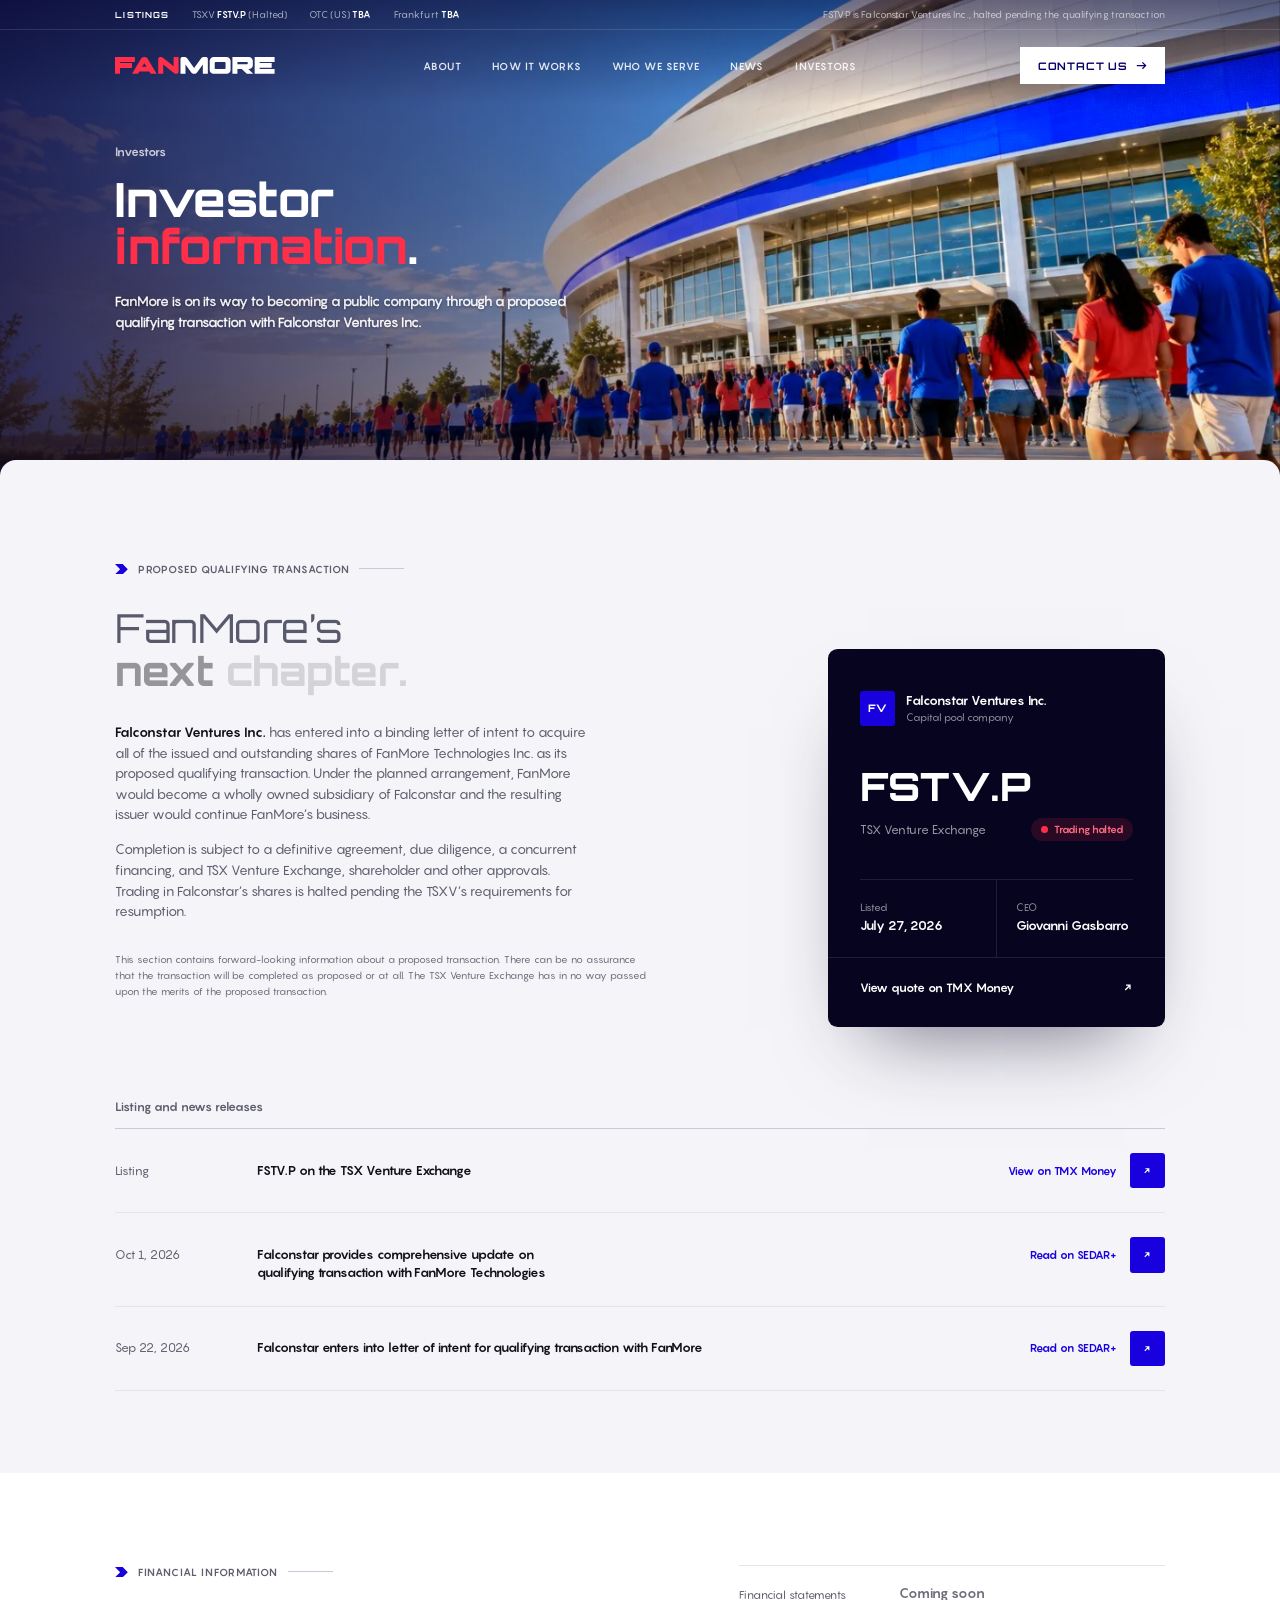
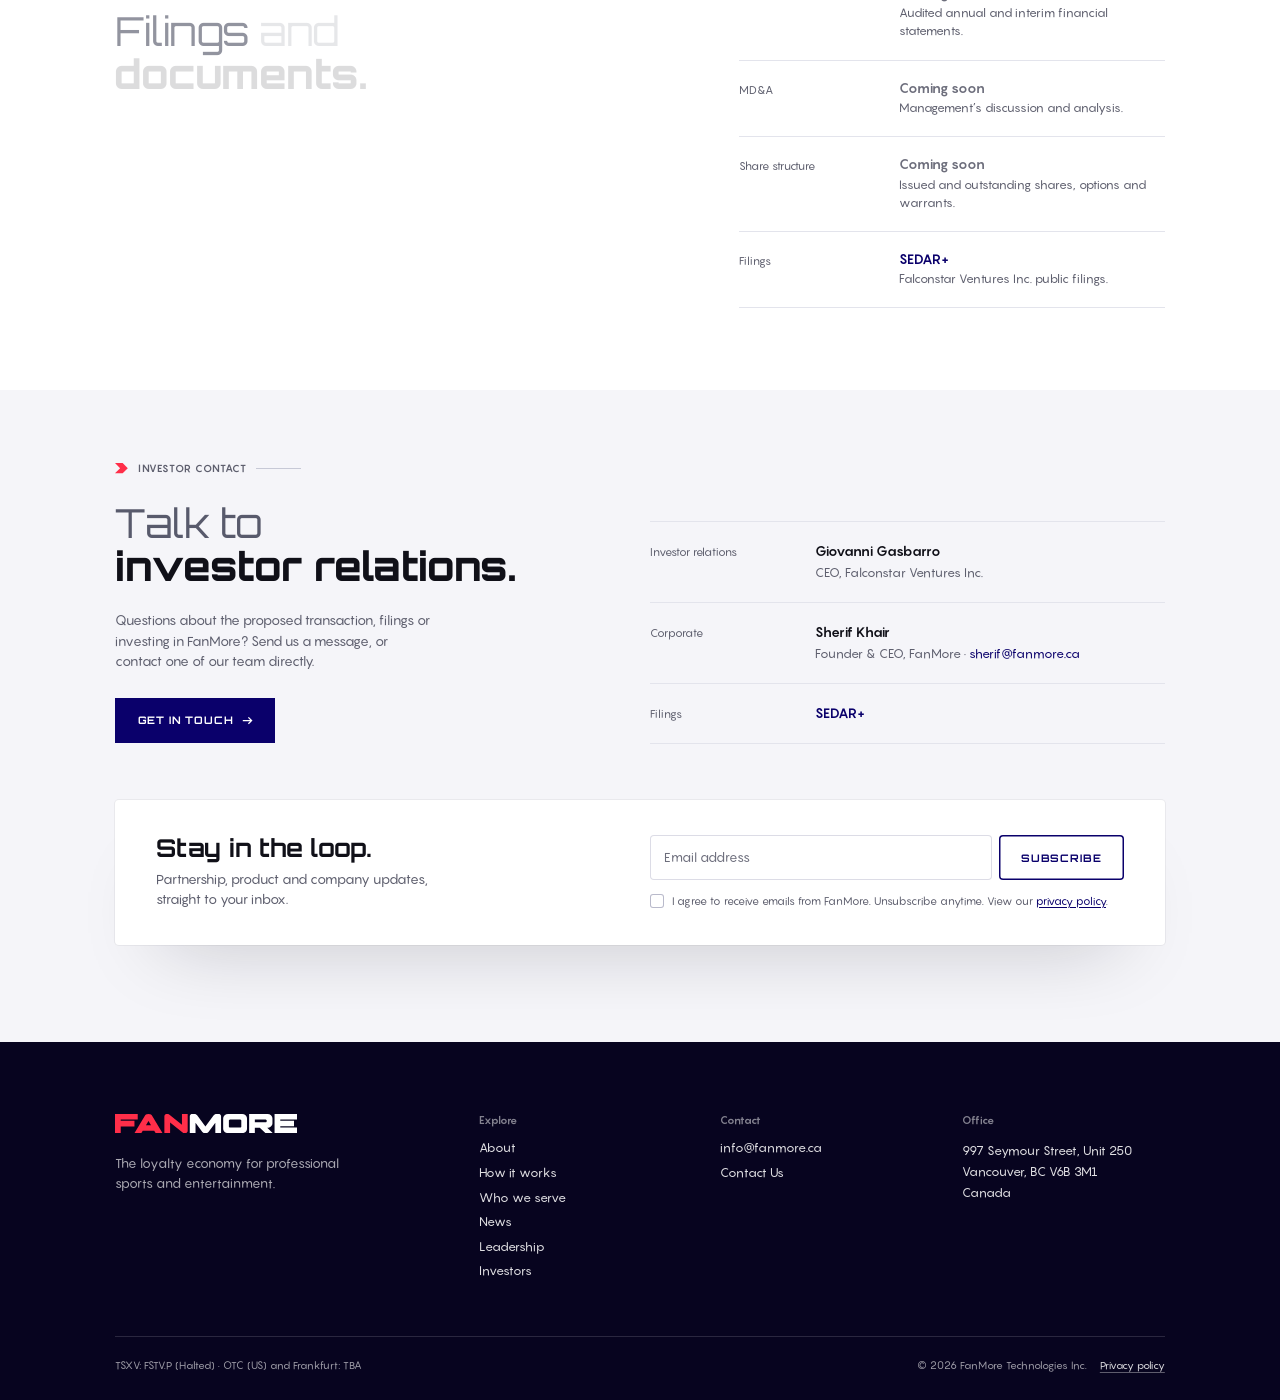
<file: investors/index.html>
<!DOCTYPE html><html lang="en-CA"><head><meta name="robots" content="noindex, nofollow"><meta charset="utf-8"><meta name="viewport" content="width=device-width, initial-scale=1, viewport-fit=cover"><script>
  (function () {
    const d = document.documentElement;
    d.classList.add('js');
    function fit() {
      const w = innerWidth;
      let z = w >= 1024 ? Math.min(1, Math.max(0.8, Math.min(w / 1600, innerHeight / 950))) : 1;
      z = Math.round(z * 1000) / 1000;
      if (d.style.getPropertyValue('--fit') !== String(z)) d.style.setProperty('--fit', String(z));
    }
    fit();
    addEventListener('resize', fit);
  })();
</script><title>Investors | FanMore</title><meta name="description" content="FanMore is on its way to becoming a public company through a proposed qualifying transaction with Falconstar Ventures Inc."><link rel="canonical" href="https://fanmore.ca/investors/"><meta property="og:type" content="website"><meta property="og:site_name" content="FanMore"><meta property="og:title" content="Investors | FanMore"><meta property="og:description" content="FanMore is on its way to becoming a public company through a proposed qualifying transaction with Falconstar Ventures Inc."><meta property="og:url" content="https://fanmore.ca/investors/"><meta property="og:image" content="https://fanmore.ca/og-image.jpg"><meta property="og:image:alt" content="FanMore: the loyalty economy for professional sports and entertainment."><meta property="og:locale" content="en_CA"><meta name="twitter:card" content="summary_large_image"><meta name="twitter:title" content="Investors | FanMore"><meta name="twitter:description" content="FanMore is on its way to becoming a public company through a proposed qualifying transaction with Falconstar Ventures Inc."><meta name="twitter:image" content="https://fanmore.ca/og-image.jpg"><script type="application/ld+json">{"@context":"https://schema.org","@type":"Organization","name":"FanMore","legalName":"FanMore Technologies Inc.","url":"https://fanmore.ca/","logo":"https://fanmore.ca/apple-touch-icon.png","email":"info@fanmore.ca","foundingDate":"2024","description":"FanMore creates value for teams, leagues, venues, partners and fans everywhere they follow the game, inside the venue and far beyond it.","address":{"@type":"PostalAddress","streetAddress":"997 Seymour Street, Unit 250","addressLocality":"Vancouver","addressRegion":"BC","postalCode":"V6B 3M1","addressCountry":"CA"}}</script><meta name="theme-color" content="#0A006B"><link rel="icon" href="../favicon.ico" sizes="any"><link rel="icon" href="../favicon.svg" type="image/svg+xml"><link rel="apple-touch-icon" href="../apple-touch-icon.png"><link rel="sitemap" href="../sitemap-index.xml"><!-- The fonts used above the fold, fetched alongside the CSS instead of after it. --><link rel="preload" href="../fonts/orbitron-800.woff2" as="font" type="font/woff2" crossorigin><link rel="preload" href="../fonts/pangram-regular.woff2" as="font" type="font/woff2" crossorigin><link rel="preload" href="../fonts/pangram-bold.woff2" as="font" type="font/woff2" crossorigin><link rel="stylesheet" href="../_astro/_astro_assets.BNHtuksq.css"><link rel="stylesheet" href="../_astro/PageHero.CyjhqQXk.css"><link rel="stylesheet" href="../_astro/NextChapter.CQB_YSPm.css"><style>.fd__intro[data-astro-cid-wja67cu3]{grid-column:1/span 6}.fd__lede[data-astro-cid-wja67cu3]{max-width:32em;font-size:clamp(1.125rem, calc(1.45 * var(--vw)), 1.3125rem);color:var(--text);margin-top:1.75rem;line-height:1.55}.fd__list[data-astro-cid-wja67cu3]{border-top:1px solid var(--hair);grid-column:8/-1}li[data-astro-cid-wja67cu3]{border-bottom:1px solid var(--hair);grid-template-columns:11.25rem 1fr;gap:1.25rem;padding:1.5rem 0;display:grid}li[data-astro-cid-wja67cu3]>span[data-astro-cid-wja67cu3]{color:var(--muted);padding-top:3px;font-size:.875rem}b[data-astro-cid-wja67cu3]{color:var(--ink-2);font-size:1.0625rem;font-weight:600;display:block}.is-soon[data-astro-cid-wja67cu3] b[data-astro-cid-wja67cu3]{color:var(--tba)}small[data-astro-cid-wja67cu3]{color:var(--muted);margin-top:.25rem;font-size:.9375rem;line-height:1.5;display:block}a[data-astro-cid-wja67cu3]{color:var(--navy)}@media (hover:hover){a[data-astro-cid-wja67cu3]:hover{text-underline-offset:.15em;text-decoration:underline}}@media (width<=900px){.fd__list[data-astro-cid-wja67cu3]{margin-top:2.5rem}li[data-astro-cid-wja67cu3]{grid-template-columns:1fr;gap:.375rem;padding:1.25rem 0}}
</style><link rel="stylesheet" href="../_astro/ContactSection.Cgo63Gof.css"><script type="module" src="../_astro/page.BsuiZEAU.js"></script></head><body><a class="skip-link" href="#main">Skip to content</a><header class="site-header" data-astro-cid-vwn3tmth><div class="lst" data-astro-cid-vwn3tmth><span class="lst__label" data-astro-cid-vwn3tmth>Listings</span><span data-astro-cid-vwn3tmth>TSXV <b data-astro-cid-vwn3tmth>FSTV.P</b><span class="lst__note" data-astro-cid-vwn3tmth> (Halted)</span></span><span data-astro-cid-vwn3tmth>OTC (US) <b data-astro-cid-vwn3tmth>TBA</b></span><span data-astro-cid-vwn3tmth>Frankfurt <b data-astro-cid-vwn3tmth>TBA</b></span><span class="lst__foot" data-astro-cid-vwn3tmth>FSTV.P is Falconstar Ventures Inc., halted pending the qualifying transaction</span></div><div class="tn" data-astro-cid-vwn3tmth><a class="tn__logo" href="../index.html" aria-label="FanMore home" data-astro-cid-vwn3tmth><svg role="img" aria-label="FanMore" viewBox="36 -656 6232 656" xmlns="http://www.w3.org/2000/svg"><g transform="scale(1,-1)"><g fill="#FF2E49"><path d="M701 423H232V465H813V656H36V0H232V231H701Z"></path><path transform="translate(674 0)" d="M754 0H988L620 615Q593 642 562 649Q531 656 507 656Q483 656 452 649Q421 642 394 615L26 0H260L311 85H702ZM507 416 593 271H420Z"></path><path transform="translate(1688 0)" d="M637 41Q663 19 680.5 9.5Q698 0 708 0H777Q783 0 792.5 8.5Q802 17 811 28.5Q820 40 826.5 52.5Q833 65 833 73V656H637V291L232 615Q179 656 161 656H92Q86 656 76.5 648.5Q67 641 58 629.5Q49 618 42.5 605.5Q36 593 36 583V0H232V363Z"></path></g><g fill="currentColor"><path transform="translate(2557 0)" d="M676 41Q650 19 633 9.5Q616 0 606 0H535Q525 0 508 9.5Q491 19 465 41L232 360V0H36V583Q36 593 42.5 605.5Q49 618 58 629.5Q67 641 76.5 648.5Q86 656 92 656H216Q234 656 287 615L570 230L854 615Q907 656 925 656H1049Q1055 656 1064.5 648.5Q1074 641 1083 629.5Q1092 618 1098.5 605.5Q1105 593 1105 583V0H909V360Z"></path><path transform="translate(3698 0)" d="M36 495V161Q36 124 50 94.5Q64 65 87 44Q110 23 140.5 11.5Q171 0 204 0H684Q717 0 747.5 11.5Q778 23 801 44Q824 65 838 94.5Q852 124 852 161V495Q852 532 838 561.5Q824 591 801 612Q778 633 747.5 644.5Q717 656 684 656H204Q171 656 140.5 644.5Q110 633 87 612Q64 591 50 561.5Q36 532 36 495ZM265 465H623Q635 463 644.5 455Q654 447 656 439V219Q656 210 645.5 201.5Q635 193 623 191H265Q253 193 242.5 201.5Q232 210 232 219V439Q234 447 243.5 455Q253 463 265 465Z"></path><path transform="translate(4586 0)" d="M598 0H847L655 184Q690 184 722.5 195Q755 206 779.5 227Q804 248 818.5 277.5Q833 307 833 344V495Q833 532 819 561.5Q805 591 782 612Q759 633 728.5 644.5Q698 656 665 656H36V0H231V184H399ZM604 465Q616 463 625.5 455Q635 447 637 439V404Q637 395 626.5 386.5Q616 378 604 376H231V465Z"></path><path transform="translate(5455 0)" d="M701 423H232V465H813V656H36V0H813V191H232V233H701Z"></path></g></g></svg></a><nav aria-label="Main" data-astro-cid-vwn3tmth><ul role="list" data-astro-cid-vwn3tmth><li data-astro-cid-vwn3tmth><a href="../about/index.html" data-astro-cid-vwn3tmth>About</a></li><li data-astro-cid-vwn3tmth><a href="../index.html#how" data-astro-cid-vwn3tmth>How it works</a></li><li data-astro-cid-vwn3tmth><a href="../index.html#serve" data-astro-cid-vwn3tmth>Who we serve</a></li><li data-astro-cid-vwn3tmth><a href="../news/index.html" data-astro-cid-vwn3tmth>News</a></li><li data-astro-cid-vwn3tmth><a href="../investors/index.html" aria-current="page" data-astro-cid-vwn3tmth>Investors</a></li></ul></nav><a class="btn btn--white tn__cta" href="../index.html#contact" data-contact data-astro-cid-vwn3tmth>Contact Us<svg class="btn__arrow" viewBox="0 0 14 14" fill="none" stroke="currentColor" stroke-width="1.6" aria-hidden="true"><path d="M1 7h11M8 3l4 4-4 4"></path></svg></a><button class="tn__menu" type="button" aria-label="Open menu" aria-haspopup="dialog" aria-expanded="false" aria-controls="mobile-menu" data-menu-open data-astro-cid-vwn3tmth><i data-astro-cid-vwn3tmth></i></button></div></header><main id="main" tabindex="-1"><section class="ph" id="top" aria-label="Introduction" data-hero data-astro-cid-go5p37na><div class="ph__media" data-astro-cid-go5p37na><img src="../_astro/investors-hero.4s0Uv9zX_Z1cpfVo.webp" srcset="../_astro/investors-hero.4s0Uv9zX_29qrXK.webp 768w, ../_astro/investors-hero.4s0Uv9zX_1L0FYv.webp 1152w, ../_astro/investors-hero.4s0Uv9zX_Z1cpfVo.webp 1536w" alt="Fans in team colours walking to the venue on game day" sizes="100vw" loading="eager" fetchpriority="high" decoding="async" data-astro-cid-go5p37na="true" width="1536" height="864"></div><div class="ph__shade" aria-hidden="true" data-astro-cid-go5p37na></div><div class="ph__dim" aria-hidden="true" data-astro-cid-go5p37na></div><div class="ph__content" data-astro-cid-go5p37na><p class="ph__kicker" data-astro-cid-go5p37na>Investors</p><h1 data-astro-cid-go5p37na><span class="ph__line" data-astro-cid-go5p37na><span data-astro-cid-go5p37na>Investor</span></span> <span class="ph__line" data-astro-cid-go5p37na><span data-astro-cid-go5p37na><em data-astro-cid-go5p37na>information</em>.</span></span></h1><p class="ph__lede" data-astro-cid-go5p37na>FanMore is on its way to becoming a public company through a proposed qualifying transaction with Falconstar Ventures Inc.</p></div></section><section class="nc nc--first" data-pause-offscreen id="news" aria-labelledby="news-title" data-astro-cid-d6s6pfn7><div class="nc__grid" data-astro-cid-d6s6pfn7><div class="nc__text" data-astro-cid-d6s6pfn7><p class="tag" data-reveal><svg class="shape shape--chevron tag__mark" viewBox="0 0 384 308" fill="currentColor" aria-hidden="true"><path d="M0 0L154 154L0 308L230 308L384 154L230 0Z"></path></svg>Proposed Qualifying Transaction<span class="tag__line" aria-hidden="true"></span></p><h2 id="news-title" data-lit class="h2"><span class="h2__light"><span class="word" style="--i:0">FanMore’s</span></span><br><span class="word" style="--i:1">next</span> <span class="word" style="--i:2">chapter.</span></h2><p class="nc__lede rise" data-reveal data-astro-cid-d6s6pfn7><b data-astro-cid-d6s6pfn7>Falconstar Ventures Inc.</b> has entered into a binding letter of intent to acquire all of the issued and outstanding shares of FanMore Technologies Inc. as its proposed qualifying transaction. Under the planned arrangement, FanMore would become a wholly owned subsidiary of Falconstar and the resulting issuer would continue FanMore’s business.</p><p class="nc__lede nc__sub rise" data-reveal data-astro-cid-d6s6pfn7>Completion is subject to a definitive agreement, due diligence, a concurrent financing, and TSX Venture Exchange, shareholder and other approvals. Trading in Falconstar’s shares is halted pending the TSXV’s requirements for resumption.</p><p class="nc__legal rise" data-reveal data-astro-cid-d6s6pfn7>This section contains forward-looking information about a proposed transaction. There can be no assurance that the transaction will be completed as proposed or at all. The TSX Venture Exchange has in no way passed upon the merits of the proposed transaction.</p></div><div class="qc rise" data-reveal role="group" aria-label="Falconstar Ventures Inc. at a glance" data-astro-cid-d6s6pfn7><div class="qc__top" data-astro-cid-d6s6pfn7><span class="qc__mark" aria-hidden="true" data-astro-cid-d6s6pfn7>FV</span><span class="qc__co" data-astro-cid-d6s6pfn7><b data-astro-cid-d6s6pfn7>Falconstar Ventures Inc.</b><small data-astro-cid-d6s6pfn7>Capital pool company</small></span></div><p class="qc__symbol" data-astro-cid-d6s6pfn7>FSTV.P</p><div class="qc__exchange" data-astro-cid-d6s6pfn7><p data-astro-cid-d6s6pfn7>TSX Venture Exchange</p><span class="qc__status" data-astro-cid-d6s6pfn7><i data-astro-cid-d6s6pfn7></i>Trading halted</span></div><dl class="qc__facts" data-astro-cid-d6s6pfn7><div data-astro-cid-d6s6pfn7><dt data-astro-cid-d6s6pfn7>Listed</dt><dd data-astro-cid-d6s6pfn7>July 27, 2026</dd></div><div data-astro-cid-d6s6pfn7><dt data-astro-cid-d6s6pfn7>CEO</dt><dd data-astro-cid-d6s6pfn7>Giovanni Gasbarro</dd></div></dl><a class="qc__link" href="https://money.tmx.com/en/quote/FSTV.P" target="_blank" rel="noopener" data-astro-cid-d6s6pfn7>View quote on TMX Money<span class="sr-only" data-astro-cid-d6s6pfn7> (opens in a new tab)</span><svg viewBox="0 0 14 14" fill="none" stroke="currentColor" stroke-width="1.6" aria-hidden="true"><path d="M4 10L10 4M5 4h5v5"></path></svg></a></div></div><div class="nc__releases" data-astro-cid-d6s6pfn7><h3 class="nc__h rise" data-reveal data-astro-cid-d6s6pfn7>Listing and news releases</h3><ul class="carousel" role="list" data-carousel="news-releases" data-astro-cid-d6s6pfn7><li class="rise" data-reveal data-astro-cid-d6s6pfn7><a href="https://money.tmx.com/en/quote/FSTV.P" target="_blank" rel="noopener" data-astro-cid-d6s6pfn7><span class="nc__date" data-astro-cid-d6s6pfn7>Listing</span><span class="nc__title" data-astro-cid-d6s6pfn7>FSTV.P on the TSX Venture Exchange</span><span class="nc__go" data-astro-cid-d6s6pfn7>View on TMX Money<span class="sr-only" data-astro-cid-d6s6pfn7> (opens in a new tab)</span><i class="nc__box" data-astro-cid-d6s6pfn7><svg viewBox="0 0 14 14" fill="none" stroke="currentColor" stroke-width="1.6" aria-hidden="true"><path d="M4 10L10 4M5 4h5v5"></path></svg></i></span></a></li><li class="rise" data-reveal data-astro-cid-d6s6pfn7><a href="https://www.sedarplus.ca/csa-party/records/document.html?id=f08bac916c2a71f1fd8d7df5cfe42c370a8af6f2aa8424c9b152d173fdaba7ea" target="_blank" rel="noopener" data-astro-cid-d6s6pfn7><span class="nc__date" data-astro-cid-d6s6pfn7>Oct 1, 2026</span><span class="nc__title" data-astro-cid-d6s6pfn7>Falconstar provides comprehensive update on qualifying transaction with FanMore Technologies</span><span class="nc__go" data-astro-cid-d6s6pfn7>Read on SEDAR+<span class="sr-only" data-astro-cid-d6s6pfn7> (opens in a new tab)</span><i class="nc__box" data-astro-cid-d6s6pfn7><svg viewBox="0 0 14 14" fill="none" stroke="currentColor" stroke-width="1.6" aria-hidden="true"><path d="M4 10L10 4M5 4h5v5"></path></svg></i></span></a></li><li class="rise" data-reveal data-astro-cid-d6s6pfn7><a href="https://www.sedarplus.ca/csa-party/records/document.html?id=eb629dd0be7e40b7ad6b6619948ff8fb1c77275d6e8eeadb5107d6f80dc7e645" target="_blank" rel="noopener" data-astro-cid-d6s6pfn7><span class="nc__date" data-astro-cid-d6s6pfn7>Sep 22, 2026</span><span class="nc__title" data-astro-cid-d6s6pfn7>Falconstar enters into letter of intent for qualifying transaction with FanMore</span><span class="nc__go" data-astro-cid-d6s6pfn7>Read on SEDAR+<span class="sr-only" data-astro-cid-d6s6pfn7> (opens in a new tab)</span><i class="nc__box" data-astro-cid-d6s6pfn7><svg viewBox="0 0 14 14" fill="none" stroke="currentColor" stroke-width="1.6" aria-hidden="true"><path d="M4 10L10 4M5 4h5v5"></path></svg></i></span></a></li></ul><div class="carousel-dots" data-carousel-dots="news-releases" aria-label="News releases slides" data-astro-cid-d6s6pfn7><button type="button" aria-label="Show item 1" aria-current="true" data-astro-cid-d6s6pfn7></button><button type="button" aria-label="Show item 2" aria-current="false" data-astro-cid-d6s6pfn7></button><button type="button" aria-label="Show item 3" aria-current="false" data-astro-cid-d6s6pfn7></button></div></div></section><section class="sheet fd" id="financials" aria-labelledby="fd-title" data-astro-cid-wja67cu3><div class="sheet__grid" data-astro-cid-wja67cu3><div class="fd__intro" data-astro-cid-wja67cu3><p class="tag" data-reveal><svg class="shape shape--chevron tag__mark" viewBox="0 0 384 308" fill="currentColor" aria-hidden="true"><path d="M0 0L154 154L0 308L230 308L384 154L230 0Z"></path></svg>Financial information<span class="tag__line" aria-hidden="true"></span></p><h2 id="fd-title" data-lit class="h2"><span class="h2__light"><span class="word" style="--i:0">Filings</span> <span class="word" style="--i:1">and</span></span><br><span class="word" style="--i:2">documents.</span></h2><p class="fd__lede rise" data-reveal data-astro-cid-wja67cu3>Financial statements and share structure will be posted here once the exchange review of the transaction is complete.</p></div><ul class="fd__list rise" role="list" aria-label="Financial documents" data-reveal data-astro-cid-wja67cu3><li class="is-soon" data-astro-cid-wja67cu3><span data-astro-cid-wja67cu3>Financial statements</span><p data-astro-cid-wja67cu3><b data-astro-cid-wja67cu3>Coming soon</b><small data-astro-cid-wja67cu3>Audited annual and interim financial statements.</small></p></li><li class="is-soon" data-astro-cid-wja67cu3><span data-astro-cid-wja67cu3>MD&amp;A</span><p data-astro-cid-wja67cu3><b data-astro-cid-wja67cu3>Coming soon</b><small data-astro-cid-wja67cu3>Management’s discussion and analysis.</small></p></li><li class="is-soon" data-astro-cid-wja67cu3><span data-astro-cid-wja67cu3>Share structure</span><p data-astro-cid-wja67cu3><b data-astro-cid-wja67cu3>Coming soon</b><small data-astro-cid-wja67cu3>Issued and outstanding shares, options and warrants.</small></p></li><li data-astro-cid-wja67cu3><span data-astro-cid-wja67cu3>Filings</span><p data-astro-cid-wja67cu3><b data-astro-cid-wja67cu3><a href="https://www.sedarplus.ca/" target="_blank" rel="noopener" data-astro-cid-wja67cu3>SEDAR+<span class="sr-only" data-astro-cid-wja67cu3> (opens in a new tab)</span></a></b><small data-astro-cid-wja67cu3>Falconstar Ventures Inc. public filings.</small></p></li></ul></div></section><section class="ct ct--page" id="ir-contact" aria-labelledby="ir-contact-title" data-astro-cid-xktzd3nk><div class="ct__grid" data-astro-cid-xktzd3nk><div class="ct__intro" data-astro-cid-xktzd3nk><p class="tag tag--red" data-reveal><svg class="shape shape--chevron tag__mark" viewBox="0 0 384 308" fill="currentColor" aria-hidden="true"><path d="M0 0L154 154L0 308L230 308L384 154L230 0Z"></path></svg>Investor contact<span class="tag__line" aria-hidden="true"></span></p><h2 id="ir-contact-title" data-lit class="h2"><span class="h2__light"><span class="word" style="--i:0">Talk</span> <span class="word" style="--i:1">to</span></span><br><span class="word" style="--i:2">investor</span> <span class="word" style="--i:3">relations.</span></h2><p class="ct__lede lede rise" data-reveal data-astro-cid-xktzd3nk>Questions about the proposed transaction, filings or investing in FanMore? Send us a message, or contact one of our team directly.</p><button class="btn btn--navy btn--lg ct__open rise" type="button" data-contact data-reveal data-astro-cid-xktzd3nk>Get in touch<svg class="btn__arrow" viewBox="0 0 14 14" fill="none" stroke="currentColor" stroke-width="1.6" aria-hidden="true"><path d="M1 7h11M8 3l4 4-4 4"></path></svg></button></div><ul class="ct__list rise" role="list" aria-label="Investor contacts" data-reveal data-astro-cid-xktzd3nk><li data-astro-cid-xktzd3nk><span data-astro-cid-xktzd3nk>Investor relations</span><p data-astro-cid-xktzd3nk><b data-astro-cid-xktzd3nk>Giovanni Gasbarro</b><small data-astro-cid-xktzd3nk>CEO, Falconstar Ventures Inc.</small></p></li><li data-astro-cid-xktzd3nk><span data-astro-cid-xktzd3nk>Corporate</span><p data-astro-cid-xktzd3nk><b data-astro-cid-xktzd3nk>Sherif Khair</b><small data-astro-cid-xktzd3nk>Founder &amp; CEO, FanMore · <a href="mailto:sherif@fanmore.ca" data-astro-cid-xktzd3nk>sherif@fanmore.ca</a></small></p></li><li data-astro-cid-xktzd3nk><span data-astro-cid-xktzd3nk>Filings</span><p data-astro-cid-xktzd3nk><a class="ct__mail" href="https://www.sedarplus.ca/" rel="noopener" target="_blank" data-astro-cid-xktzd3nk>SEDAR+</a></p></li></ul></div><form class="nl rise" data-reveal data-form method="post" data-demo data-success="You’re on the list!" data-error="Sorry, that didn’t work. Please try again." aria-labelledby="ir-contact-nl-title" data-astro-cid-olyd3e4e><div class="nl__copy" data-astro-cid-olyd3e4e><h3 id="ir-contact-nl-title" data-astro-cid-olyd3e4e>Stay in the loop.</h3><p data-astro-cid-olyd3e4e>Partnership, product and company updates,<br data-astro-cid-olyd3e4e>straight to your inbox.</p></div><div class="nl__fields" data-astro-cid-olyd3e4e><div class="nl__row" data-astro-cid-olyd3e4e><input name="email" type="email" autocomplete="email" placeholder="Email address" aria-label="Email address" required data-validate aria-describedby="ir-contact-nl-email-err" data-astro-cid-olyd3e4e><button type="submit" data-astro-cid-olyd3e4e>Subscribe</button></div><p class="nl__err" id="ir-contact-nl-email-err" data-error-for="email" hidden data-astro-cid-olyd3e4e></p><label class="nl__consent" data-astro-cid-olyd3e4e><input name="consent" type="checkbox" value="yes" required data-validate aria-describedby="ir-contact-nl-consent-err" data-astro-cid-olyd3e4e><span data-astro-cid-olyd3e4e>I agree to receive emails from FanMore. Unsubscribe anytime. View our <a href="../privacy/index.html" data-astro-cid-olyd3e4e>privacy policy</a>.</span></label><p class="nl__err" id="ir-contact-nl-consent-err" data-error-for="consent" hidden data-astro-cid-olyd3e4e></p><input class="nl__trap" name="website" type="text" tabindex="-1" autocomplete="off" aria-hidden="true" data-honeypot data-astro-cid-olyd3e4e><p class="nl__status" role="status" aria-live="polite" data-form-status data-astro-cid-olyd3e4e></p></div></form></section><script type="module" src="../_astro/ContactSection.astro_astro_type_script_index_0_lang.CDRwon2k.js"></script></main><footer class="ft" data-astro-cid-oenwriqq><div class="ft__grid" data-astro-cid-oenwriqq><div class="ft__brand" data-astro-cid-oenwriqq><a class="ft__logo" href="../index.html" aria-label="FanMore home" data-astro-cid-oenwriqq><svg role="img" aria-label="FanMore" viewBox="36 -656 6232 656" xmlns="http://www.w3.org/2000/svg"><g transform="scale(1,-1)"><g fill="#FF2E49"><path d="M701 423H232V465H813V656H36V0H232V231H701Z"></path><path transform="translate(674 0)" d="M754 0H988L620 615Q593 642 562 649Q531 656 507 656Q483 656 452 649Q421 642 394 615L26 0H260L311 85H702ZM507 416 593 271H420Z"></path><path transform="translate(1688 0)" d="M637 41Q663 19 680.5 9.5Q698 0 708 0H777Q783 0 792.5 8.5Q802 17 811 28.5Q820 40 826.5 52.5Q833 65 833 73V656H637V291L232 615Q179 656 161 656H92Q86 656 76.5 648.5Q67 641 58 629.5Q49 618 42.5 605.5Q36 593 36 583V0H232V363Z"></path></g><g fill="currentColor"><path transform="translate(2557 0)" d="M676 41Q650 19 633 9.5Q616 0 606 0H535Q525 0 508 9.5Q491 19 465 41L232 360V0H36V583Q36 593 42.5 605.5Q49 618 58 629.5Q67 641 76.5 648.5Q86 656 92 656H216Q234 656 287 615L570 230L854 615Q907 656 925 656H1049Q1055 656 1064.5 648.5Q1074 641 1083 629.5Q1092 618 1098.5 605.5Q1105 593 1105 583V0H909V360Z"></path><path transform="translate(3698 0)" d="M36 495V161Q36 124 50 94.5Q64 65 87 44Q110 23 140.5 11.5Q171 0 204 0H684Q717 0 747.5 11.5Q778 23 801 44Q824 65 838 94.5Q852 124 852 161V495Q852 532 838 561.5Q824 591 801 612Q778 633 747.5 644.5Q717 656 684 656H204Q171 656 140.5 644.5Q110 633 87 612Q64 591 50 561.5Q36 532 36 495ZM265 465H623Q635 463 644.5 455Q654 447 656 439V219Q656 210 645.5 201.5Q635 193 623 191H265Q253 193 242.5 201.5Q232 210 232 219V439Q234 447 243.5 455Q253 463 265 465Z"></path><path transform="translate(4586 0)" d="M598 0H847L655 184Q690 184 722.5 195Q755 206 779.5 227Q804 248 818.5 277.5Q833 307 833 344V495Q833 532 819 561.5Q805 591 782 612Q759 633 728.5 644.5Q698 656 665 656H36V0H231V184H399ZM604 465Q616 463 625.5 455Q635 447 637 439V404Q637 395 626.5 386.5Q616 378 604 376H231V465Z"></path><path transform="translate(5455 0)" d="M701 423H232V465H813V656H36V0H813V191H232V233H701Z"></path></g></g></svg></a><p data-astro-cid-oenwriqq>The loyalty economy for professional sports and entertainment.</p></div><nav class="ft__col" aria-labelledby="ft-explore" data-astro-cid-oenwriqq><p id="ft-explore" data-astro-cid-oenwriqq>Explore</p><ul role="list" data-astro-cid-oenwriqq><li data-astro-cid-oenwriqq><a href="../about/index.html" data-astro-cid-oenwriqq>About</a></li><li data-astro-cid-oenwriqq><a href="../index.html#how" data-astro-cid-oenwriqq>How it works</a></li><li data-astro-cid-oenwriqq><a href="../index.html#serve" data-astro-cid-oenwriqq>Who we serve</a></li><li data-astro-cid-oenwriqq><a href="../news/index.html" data-astro-cid-oenwriqq>News</a></li><li data-astro-cid-oenwriqq><a href="../about/index.html#leadership" data-astro-cid-oenwriqq>Leadership</a></li><li data-astro-cid-oenwriqq><a href="../investors/index.html" data-astro-cid-oenwriqq>Investors</a></li></ul></nav><div class="ft__col" data-astro-cid-oenwriqq><p data-astro-cid-oenwriqq>Contact</p><ul role="list" data-astro-cid-oenwriqq><li data-astro-cid-oenwriqq><a href="mailto:info@fanmore.ca" data-astro-cid-oenwriqq>info@fanmore.ca</a></li><li data-astro-cid-oenwriqq><a href="../index.html#contact" data-contact data-astro-cid-oenwriqq>Contact Us</a></li></ul></div><div class="ft__col" data-astro-cid-oenwriqq><p data-astro-cid-oenwriqq>Office</p><address data-astro-cid-oenwriqq>997 Seymour Street, Unit 250<br data-astro-cid-oenwriqq>Vancouver, BC V6B 3M1<br data-astro-cid-oenwriqq>Canada</address></div></div><div class="ft__bottom" data-astro-cid-oenwriqq><span data-astro-cid-oenwriqq>TSXV: FSTV.P (Halted) · OTC (US) and Frankfurt: TBA</span><span data-astro-cid-oenwriqq>© 2026 FanMore Technologies Inc. <a href="../privacy/index.html" data-astro-cid-oenwriqq>Privacy policy</a></span></div></footer><dialog id="mobile-menu" class="mm" aria-label="Menu" data-astro-cid-imidouvt><!-- Focus lands here on open: a link inside the sliding sheet would make iPhone Safari scroll the sheet to it, which made the menu jump. --><span class="mm__start" tabindex="-1" autofocus data-astro-cid-imidouvt></span><div class="mm__bg" data-dialog-close data-astro-cid-imidouvt></div><div class="mm__panel" data-astro-cid-imidouvt><nav aria-label="Mobile" data-astro-cid-imidouvt><a href="../about/index.html" data-astro-cid-imidouvt><svg class="shape shape--chevron mm__mark" viewBox="0 0 384 308" fill="currentColor" aria-hidden="true"><path d="M0 0L154 154L0 308L230 308L384 154L230 0Z"></path></svg><span data-astro-cid-imidouvt>About</span></a><a href="../index.html#how" data-astro-cid-imidouvt><svg class="shape shape--chevron mm__mark" viewBox="0 0 384 308" fill="currentColor" aria-hidden="true"><path d="M0 0L154 154L0 308L230 308L384 154L230 0Z"></path></svg><span data-astro-cid-imidouvt>How it works</span></a><a href="../index.html#serve" data-astro-cid-imidouvt><svg class="shape shape--chevron mm__mark" viewBox="0 0 384 308" fill="currentColor" aria-hidden="true"><path d="M0 0L154 154L0 308L230 308L384 154L230 0Z"></path></svg><span data-astro-cid-imidouvt>Who we serve</span></a><a href="../news/index.html" data-astro-cid-imidouvt><svg class="shape shape--chevron mm__mark" viewBox="0 0 384 308" fill="currentColor" aria-hidden="true"><path d="M0 0L154 154L0 308L230 308L384 154L230 0Z"></path></svg><span data-astro-cid-imidouvt>News</span></a><a href="../investors/index.html" aria-current="page" data-astro-cid-imidouvt><svg class="shape shape--chevron mm__mark" viewBox="0 0 384 308" fill="currentColor" aria-hidden="true"><path d="M0 0L154 154L0 308L230 308L384 154L230 0Z"></path></svg><span data-astro-cid-imidouvt>Investors</span></a></nav><a class="btn btn--white mm__cta" href="../index.html#contact" data-contact data-astro-cid-imidouvt>Contact Us<svg class="btn__arrow" viewBox="0 0 14 14" fill="none" stroke="currentColor" stroke-width="1.6" aria-hidden="true"><path d="M1 7h11M8 3l4 4-4 4"></path></svg></a><button class="mm__close" type="button" data-dialog-close aria-label="Close menu" data-astro-cid-imidouvt><svg viewBox="0 0 16 16" fill="none" stroke="currentColor" stroke-width="1.6" aria-hidden="true"><path d="M3 3l10 10M13 3L3 13"></path></svg></button></div></dialog><dialog id="contact-dialog" class="cm" aria-labelledby="cm-title" data-astro-cid-7otk5typ><div class="cm__bg" data-dialog-close data-astro-cid-7otk5typ></div><div class="cm__panel" data-astro-cid-7otk5typ><div class="cm__head" data-astro-cid-7otk5typ><h2 id="cm-title" data-astro-cid-7otk5typ>Contact us</h2><button class="cm__close" type="button" aria-label="Close" data-dialog-close data-astro-cid-7otk5typ><svg viewBox="0 0 16 16" fill="none" stroke="currentColor" stroke-width="1.6" aria-hidden="true"><path d="M3 3l10 10M13 3L3 13"></path></svg></button></div><p class="cm__lede" data-astro-cid-7otk5typ>Questions about partnerships, investing or the platform? Send us a note.</p><form class="cf" data-form method="post" data-demo data-success="Thank you! We’ll be in touch soon." data-error="Sorry, your message didn’t send. Please try again, or email info@fanmore.ca." data-astro-cid-2bgq7omz><div class="cf__row" data-astro-cid-2bgq7omz><div class="cf__field" data-astro-cid-2bgq7omz><label for="cf-name" data-astro-cid-2bgq7omz>Name</label><input id="cf-name" name="name" type="text" autocomplete="name" placeholder="Your full name" required data-validate aria-describedby="cf-name-err" data-astro-cid-2bgq7omz><p class="cf__err" id="cf-name-err" data-error-for="name" hidden data-astro-cid-2bgq7omz></p></div><div class="cf__field" data-astro-cid-2bgq7omz><label for="cf-email" data-astro-cid-2bgq7omz>Email</label><input id="cf-email" name="email" type="email" autocomplete="email" placeholder="you@company.com" required data-validate aria-describedby="cf-email-err" data-astro-cid-2bgq7omz><p class="cf__err" id="cf-email-err" data-error-for="email" hidden data-astro-cid-2bgq7omz></p></div></div><div class="cf__field" data-astro-cid-2bgq7omz><label for="cf-role" data-astro-cid-2bgq7omz>I am a</label><select id="cf-role" name="role" data-astro-cid-2bgq7omz><option value="" data-astro-cid-2bgq7omz>Select one</option><option data-astro-cid-2bgq7omz>Sports fan</option><option data-astro-cid-2bgq7omz>Team / league representative</option><option data-astro-cid-2bgq7omz>Partner / brand</option><option data-astro-cid-2bgq7omz>Investor</option><option data-astro-cid-2bgq7omz>Press / media</option><option data-astro-cid-2bgq7omz>Other</option></select></div><div class="cf__field cf__field--msg" data-astro-cid-2bgq7omz><label for="cf-msg" data-astro-cid-2bgq7omz>Message</label><textarea id="cf-msg" name="message" rows="4" placeholder="How can we help?" required data-validate aria-describedby="cf-msg-err" data-astro-cid-2bgq7omz></textarea><p class="cf__err" id="cf-msg-err" data-error-for="message" hidden data-astro-cid-2bgq7omz></p></div><!-- Spam trap: hidden from people, irresistible to bots. --><div class="cf__trap" aria-hidden="true" data-astro-cid-2bgq7omz><label for="cf-company" data-astro-cid-2bgq7omz>Company website</label><input id="cf-company" name="company_website" type="text" tabindex="-1" autocomplete="off" data-honeypot data-astro-cid-2bgq7omz></div><button class="btn btn--navy cf__submit" type="submit" data-astro-cid-2bgq7omz>Send message<svg class="btn__arrow" viewBox="0 0 14 14" fill="none" stroke="currentColor" stroke-width="1.6" aria-hidden="true"><path d="M1 7h11M8 3l4 4-4 4"></path></svg></button><p class="cf__status" role="status" aria-live="polite" data-form-status data-astro-cid-2bgq7omz></p></form></div></dialog><script type="module" src="../_astro/BaseLayout.astro_astro_type_script_index_0_lang.9NdhyhBV.js"></script></body></html>
</file>
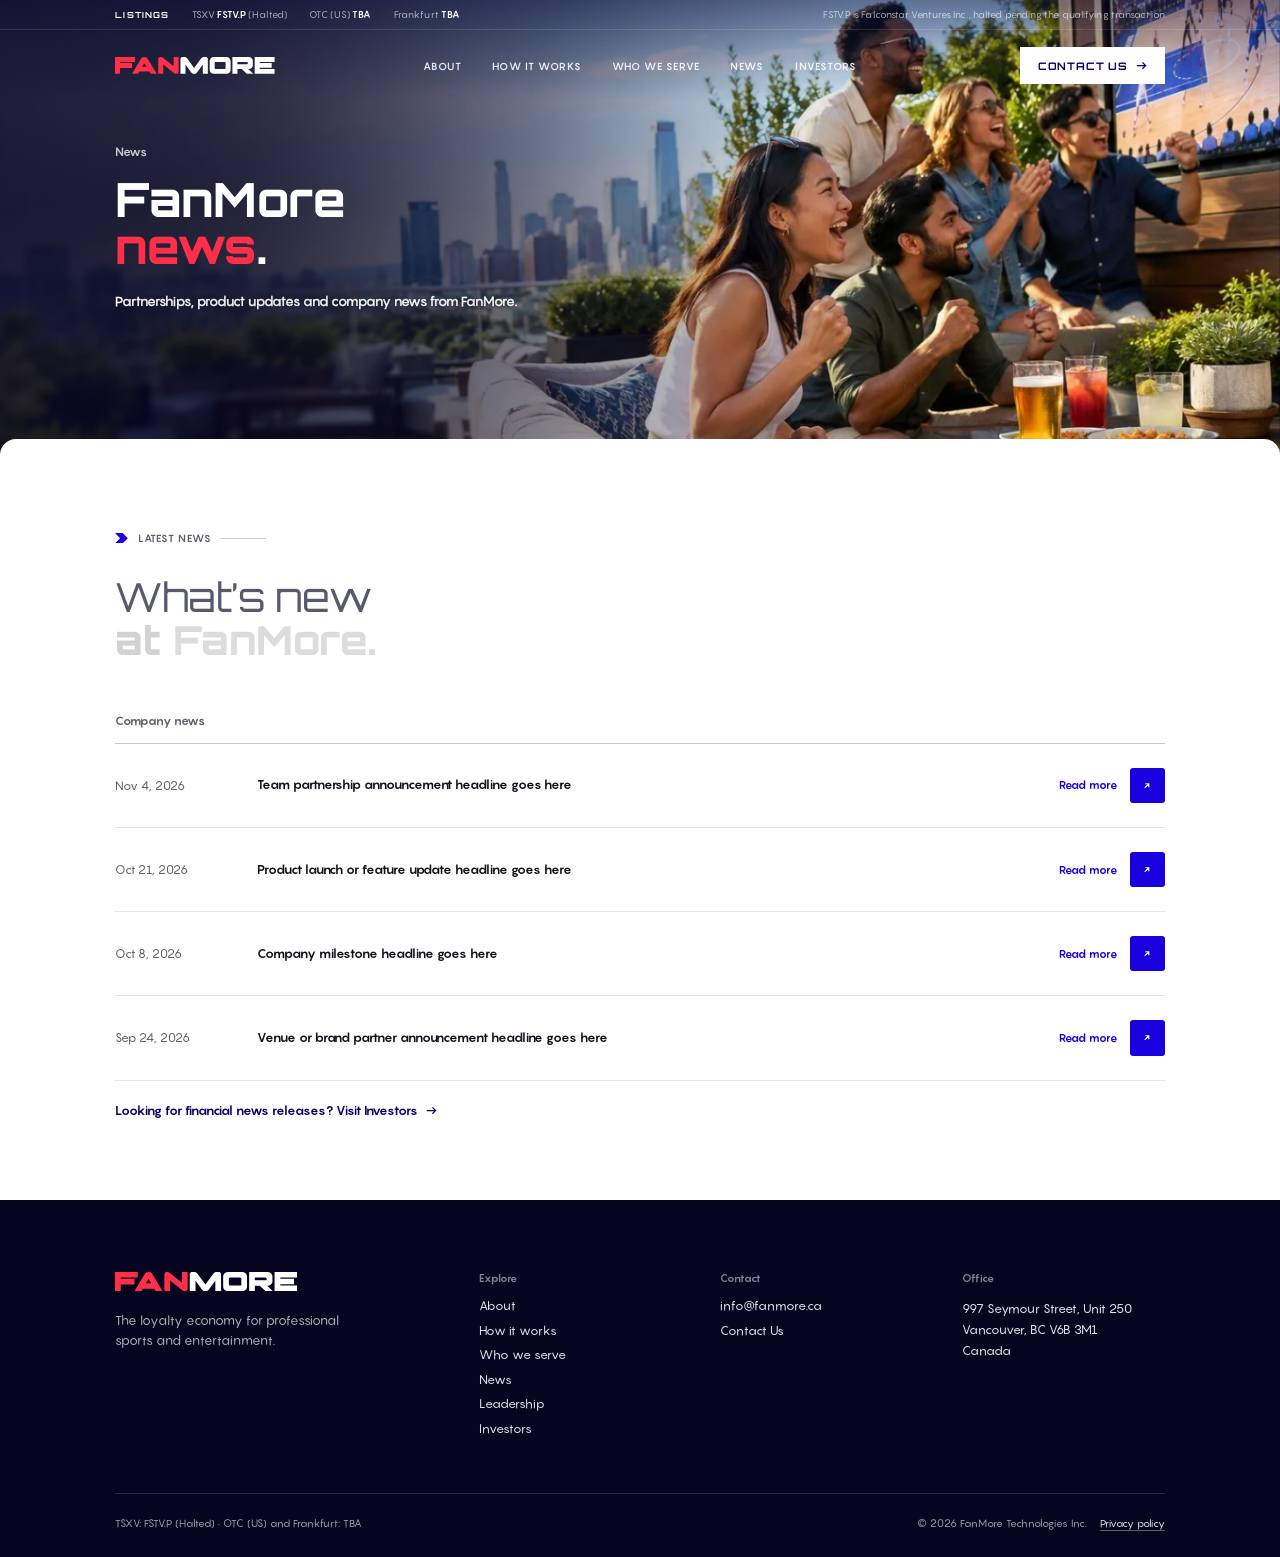
<file: news/index.html>
<!DOCTYPE html><html lang="en-CA"><head><meta name="robots" content="noindex, nofollow"><meta charset="utf-8"><meta name="viewport" content="width=device-width, initial-scale=1, viewport-fit=cover"><script>
  (function () {
    const d = document.documentElement;
    d.classList.add('js');
    function fit() {
      const w = innerWidth;
      let z = w >= 1024 ? Math.min(1, Math.max(0.8, Math.min(w / 1600, innerHeight / 950))) : 1;
      z = Math.round(z * 1000) / 1000;
      if (d.style.getPropertyValue('--fit') !== String(z)) d.style.setProperty('--fit', String(z));
    }
    fit();
    addEventListener('resize', fit);
  })();
</script><title>News | FanMore</title><meta name="description" content="Partnerships, product updates and company news from FanMore."><link rel="canonical" href="https://fanmore.ca/news/"><meta property="og:type" content="website"><meta property="og:site_name" content="FanMore"><meta property="og:title" content="News | FanMore"><meta property="og:description" content="Partnerships, product updates and company news from FanMore."><meta property="og:url" content="https://fanmore.ca/news/"><meta property="og:image" content="https://fanmore.ca/og-image.jpg"><meta property="og:image:alt" content="FanMore: the loyalty economy for professional sports and entertainment."><meta property="og:locale" content="en_CA"><meta name="twitter:card" content="summary_large_image"><meta name="twitter:title" content="News | FanMore"><meta name="twitter:description" content="Partnerships, product updates and company news from FanMore."><meta name="twitter:image" content="https://fanmore.ca/og-image.jpg"><script type="application/ld+json">{"@context":"https://schema.org","@type":"Organization","name":"FanMore","legalName":"FanMore Technologies Inc.","url":"https://fanmore.ca/","logo":"https://fanmore.ca/apple-touch-icon.png","email":"info@fanmore.ca","foundingDate":"2024","description":"FanMore creates value for teams, leagues, venues, partners and fans everywhere they follow the game, inside the venue and far beyond it.","address":{"@type":"PostalAddress","streetAddress":"997 Seymour Street, Unit 250","addressLocality":"Vancouver","addressRegion":"BC","postalCode":"V6B 3M1","addressCountry":"CA"}}</script><meta name="theme-color" content="#0A006B"><link rel="icon" href="../favicon.ico" sizes="any"><link rel="icon" href="../favicon.svg" type="image/svg+xml"><link rel="apple-touch-icon" href="../apple-touch-icon.png"><link rel="sitemap" href="../sitemap-index.xml"><!-- The fonts used above the fold, fetched alongside the CSS instead of after it. --><link rel="preload" href="../fonts/orbitron-800.woff2" as="font" type="font/woff2" crossorigin><link rel="preload" href="../fonts/pangram-regular.woff2" as="font" type="font/woff2" crossorigin><link rel="preload" href="../fonts/pangram-bold.woff2" as="font" type="font/woff2" crossorigin><link rel="stylesheet" href="../_astro/_astro_assets.BNHtuksq.css"><link rel="stylesheet" href="../_astro/PageHero.CyjhqQXk.css"><style>.nl-list__group[data-astro-cid-q5trvwza]{margin-top:clamp(3rem, calc(5 * var(--vw)), 5rem)}.nl-list__title[data-astro-cid-q5trvwza]{border-bottom:1px solid var(--soft);color:var(--muted);padding-bottom:1.125rem;font-size:.9375rem;font-weight:600}li[data-astro-cid-q5trvwza]{border-bottom:1px solid var(--hair)}li[data-astro-cid-q5trvwza] a[data-astro-cid-q5trvwza]{grid-template-columns:clamp(7.5rem, calc(12 * var(--vw)), 11.25rem) 1fr auto;align-items:center;gap:1.5rem;padding:1.875rem 0;display:grid;position:relative}li[data-astro-cid-q5trvwza] a[data-astro-cid-q5trvwza]:before{content:"";background:var(--navy);transform-origin:0;width:100%;height:1px;transition:transform .7s var(--ease);position:absolute;bottom:-1px;left:0;transform:scaleX(0)}.nl-list__date[data-astro-cid-q5trvwza]{color:var(--muted);font-size:.9375rem;font-weight:500}.nl-list__headline[data-astro-cid-q5trvwza]{max-width:38em;font-size:clamp(1rem, calc(1.2 * var(--vw)), 1.125rem);letter-spacing:-.005em;text-wrap:balance;font-weight:600;line-height:1.4}.nl-list__more[data-astro-cid-q5trvwza]{color:var(--blue);white-space:nowrap;align-items:center;gap:1rem;font-size:.875rem;font-weight:600;display:inline-flex}.nl-list__empty[data-astro-cid-q5trvwza]{color:var(--muted);padding:1.875rem 0}.nl-list__ir[data-astro-cid-q5trvwza]{color:var(--navy);align-items:center;gap:.625rem;margin-top:1.75rem;font-size:1rem;font-weight:600;display:inline-flex}.nl-list__ir[data-astro-cid-q5trvwza] svg{width:.875rem;height:.875rem;transition:transform .3s var(--ease)}@media (hover:hover){li[data-astro-cid-q5trvwza] a[data-astro-cid-q5trvwza]:hover:before{transform:scaleX(1)}li[data-astro-cid-q5trvwza] a[data-astro-cid-q5trvwza]:hover .arrow-box[data-astro-cid-q5trvwza]{background:var(--navy)}li[data-astro-cid-q5trvwza] a[data-astro-cid-q5trvwza]:hover .arrow-box[data-astro-cid-q5trvwza] svg{transform:translate(3px,-3px)}.nl-list__ir[data-astro-cid-q5trvwza]:hover svg{transform:translate(4px)}}@media (width<=900px){li[data-astro-cid-q5trvwza] a[data-astro-cid-q5trvwza]{grid-template-columns:1fr;gap:.625rem;padding:1.5rem 0}.nl-list__headline[data-astro-cid-q5trvwza]{font-size:1rem}}@media (width<=760px){.nl-list__more[data-astro-cid-q5trvwza]{margin-top:.375rem}}
</style><script type="module" src="../_astro/page.BsuiZEAU.js"></script></head><body><a class="skip-link" href="#main">Skip to content</a><header class="site-header" data-astro-cid-vwn3tmth><div class="lst" data-astro-cid-vwn3tmth><span class="lst__label" data-astro-cid-vwn3tmth>Listings</span><span data-astro-cid-vwn3tmth>TSXV <b data-astro-cid-vwn3tmth>FSTV.P</b><span class="lst__note" data-astro-cid-vwn3tmth> (Halted)</span></span><span data-astro-cid-vwn3tmth>OTC (US) <b data-astro-cid-vwn3tmth>TBA</b></span><span data-astro-cid-vwn3tmth>Frankfurt <b data-astro-cid-vwn3tmth>TBA</b></span><span class="lst__foot" data-astro-cid-vwn3tmth>FSTV.P is Falconstar Ventures Inc., halted pending the qualifying transaction</span></div><div class="tn" data-astro-cid-vwn3tmth><a class="tn__logo" href="../index.html" aria-label="FanMore home" data-astro-cid-vwn3tmth><svg role="img" aria-label="FanMore" viewBox="36 -656 6232 656" xmlns="http://www.w3.org/2000/svg"><g transform="scale(1,-1)"><g fill="#FF2E49"><path d="M701 423H232V465H813V656H36V0H232V231H701Z"></path><path transform="translate(674 0)" d="M754 0H988L620 615Q593 642 562 649Q531 656 507 656Q483 656 452 649Q421 642 394 615L26 0H260L311 85H702ZM507 416 593 271H420Z"></path><path transform="translate(1688 0)" d="M637 41Q663 19 680.5 9.5Q698 0 708 0H777Q783 0 792.5 8.5Q802 17 811 28.5Q820 40 826.5 52.5Q833 65 833 73V656H637V291L232 615Q179 656 161 656H92Q86 656 76.5 648.5Q67 641 58 629.5Q49 618 42.5 605.5Q36 593 36 583V0H232V363Z"></path></g><g fill="currentColor"><path transform="translate(2557 0)" d="M676 41Q650 19 633 9.5Q616 0 606 0H535Q525 0 508 9.5Q491 19 465 41L232 360V0H36V583Q36 593 42.5 605.5Q49 618 58 629.5Q67 641 76.5 648.5Q86 656 92 656H216Q234 656 287 615L570 230L854 615Q907 656 925 656H1049Q1055 656 1064.5 648.5Q1074 641 1083 629.5Q1092 618 1098.5 605.5Q1105 593 1105 583V0H909V360Z"></path><path transform="translate(3698 0)" d="M36 495V161Q36 124 50 94.5Q64 65 87 44Q110 23 140.5 11.5Q171 0 204 0H684Q717 0 747.5 11.5Q778 23 801 44Q824 65 838 94.5Q852 124 852 161V495Q852 532 838 561.5Q824 591 801 612Q778 633 747.5 644.5Q717 656 684 656H204Q171 656 140.5 644.5Q110 633 87 612Q64 591 50 561.5Q36 532 36 495ZM265 465H623Q635 463 644.5 455Q654 447 656 439V219Q656 210 645.5 201.5Q635 193 623 191H265Q253 193 242.5 201.5Q232 210 232 219V439Q234 447 243.5 455Q253 463 265 465Z"></path><path transform="translate(4586 0)" d="M598 0H847L655 184Q690 184 722.5 195Q755 206 779.5 227Q804 248 818.5 277.5Q833 307 833 344V495Q833 532 819 561.5Q805 591 782 612Q759 633 728.5 644.5Q698 656 665 656H36V0H231V184H399ZM604 465Q616 463 625.5 455Q635 447 637 439V404Q637 395 626.5 386.5Q616 378 604 376H231V465Z"></path><path transform="translate(5455 0)" d="M701 423H232V465H813V656H36V0H813V191H232V233H701Z"></path></g></g></svg></a><nav aria-label="Main" data-astro-cid-vwn3tmth><ul role="list" data-astro-cid-vwn3tmth><li data-astro-cid-vwn3tmth><a href="../about/index.html" data-astro-cid-vwn3tmth>About</a></li><li data-astro-cid-vwn3tmth><a href="../index.html#how" data-astro-cid-vwn3tmth>How it works</a></li><li data-astro-cid-vwn3tmth><a href="../index.html#serve" data-astro-cid-vwn3tmth>Who we serve</a></li><li data-astro-cid-vwn3tmth><a href="../news/index.html" aria-current="page" data-astro-cid-vwn3tmth>News</a></li><li data-astro-cid-vwn3tmth><a href="../investors/index.html" data-astro-cid-vwn3tmth>Investors</a></li></ul></nav><a class="btn btn--white tn__cta" href="../index.html#contact" data-contact data-astro-cid-vwn3tmth>Contact Us<svg class="btn__arrow" viewBox="0 0 14 14" fill="none" stroke="currentColor" stroke-width="1.6" aria-hidden="true"><path d="M1 7h11M8 3l4 4-4 4"></path></svg></a><button class="tn__menu" type="button" aria-label="Open menu" aria-haspopup="dialog" aria-expanded="false" aria-controls="mobile-menu" data-menu-open data-astro-cid-vwn3tmth><i data-astro-cid-vwn3tmth></i></button></div></header><main id="main" tabindex="-1"><section class="ph" id="top" aria-label="Introduction" data-hero data-astro-cid-go5p37na><div class="ph__media" data-astro-cid-go5p37na><img src="../_astro/news-hero.DQiwLkD__Ze4Xnu.webp" srcset="../_astro/news-hero.DQiwLkD__ZEVcS2.webp 768w, ../_astro/news-hero.DQiwLkD__2rgYo3.webp 1152w, ../_astro/news-hero.DQiwLkD__Ze4Xnu.webp 1536w" alt="Friends watching the game together on a rooftop patio" sizes="100vw" loading="eager" fetchpriority="high" decoding="async" data-astro-cid-go5p37na="true" width="1536" height="864"></div><div class="ph__shade" aria-hidden="true" data-astro-cid-go5p37na></div><div class="ph__dim" aria-hidden="true" data-astro-cid-go5p37na></div><div class="ph__content" data-astro-cid-go5p37na><p class="ph__kicker" data-astro-cid-go5p37na>News</p><h1 data-astro-cid-go5p37na><span class="ph__line" data-astro-cid-go5p37na><span data-astro-cid-go5p37na>FanMore</span></span> <span class="ph__line" data-astro-cid-go5p37na><span data-astro-cid-go5p37na><em data-astro-cid-go5p37na>news</em>.</span></span></h1><p class="ph__lede" data-astro-cid-go5p37na>Partnerships, product updates and company news from FanMore.</p></div></section><section class="sheet sheet--first nl-list" id="latest" aria-labelledby="latest-title" data-astro-cid-q5trvwza><p class="tag" data-reveal><svg class="shape shape--chevron tag__mark" viewBox="0 0 384 308" fill="currentColor" aria-hidden="true"><path d="M0 0L154 154L0 308L230 308L384 154L230 0Z"></path></svg>Latest news<span class="tag__line" aria-hidden="true"></span></p><h2 id="latest-title" data-lit class="h2"><span class="h2__light"><span class="word" style="--i:0">What’s</span> <span class="word" style="--i:1">new</span></span><br><span class="word" style="--i:2">at</span> <span class="word" style="--i:3">FanMore.</span></h2><div class="nl-list__group" data-astro-cid-q5trvwza><h3 class="nl-list__title rise" data-reveal data-astro-cid-q5trvwza>Company news</h3><ul role="list" data-astro-cid-q5trvwza><li class="rise" data-reveal data-astro-cid-q5trvwza><a href="../news/sample-team-partnership/index.html" data-astro-cid-q5trvwza><time class="nl-list__date" datetime="2026-11-04" data-astro-cid-q5trvwza>Nov 4, 2026</time><span class="nl-list__headline" data-astro-cid-q5trvwza>Team partnership announcement headline goes here</span><span class="nl-list__more" data-astro-cid-q5trvwza>Read more<i class="arrow-box" aria-hidden="true" data-astro-cid-q5trvwza><svg viewBox="0 0 14 14" fill="none" stroke="currentColor" stroke-width="1.6" aria-hidden="true"><path d="M4 10L10 4M5 4h5v5"></path></svg></i></span></a></li><li class="rise" data-reveal data-astro-cid-q5trvwza><a href="../news/sample-product-update/index.html" data-astro-cid-q5trvwza><time class="nl-list__date" datetime="2026-10-21" data-astro-cid-q5trvwza>Oct 21, 2026</time><span class="nl-list__headline" data-astro-cid-q5trvwza>Product launch or feature update headline goes here</span><span class="nl-list__more" data-astro-cid-q5trvwza>Read more<i class="arrow-box" aria-hidden="true" data-astro-cid-q5trvwza><svg viewBox="0 0 14 14" fill="none" stroke="currentColor" stroke-width="1.6" aria-hidden="true"><path d="M4 10L10 4M5 4h5v5"></path></svg></i></span></a></li><li class="rise" data-reveal data-astro-cid-q5trvwza><a href="../news/sample-company-milestone/index.html" data-astro-cid-q5trvwza><time class="nl-list__date" datetime="2026-10-08" data-astro-cid-q5trvwza>Oct 8, 2026</time><span class="nl-list__headline" data-astro-cid-q5trvwza>Company milestone headline goes here</span><span class="nl-list__more" data-astro-cid-q5trvwza>Read more<i class="arrow-box" aria-hidden="true" data-astro-cid-q5trvwza><svg viewBox="0 0 14 14" fill="none" stroke="currentColor" stroke-width="1.6" aria-hidden="true"><path d="M4 10L10 4M5 4h5v5"></path></svg></i></span></a></li><li class="rise" data-reveal data-astro-cid-q5trvwza><a href="../news/sample-partner-announcement/index.html" data-astro-cid-q5trvwza><time class="nl-list__date" datetime="2026-09-24" data-astro-cid-q5trvwza>Sep 24, 2026</time><span class="nl-list__headline" data-astro-cid-q5trvwza>Venue or brand partner announcement headline goes here</span><span class="nl-list__more" data-astro-cid-q5trvwza>Read more<i class="arrow-box" aria-hidden="true" data-astro-cid-q5trvwza><svg viewBox="0 0 14 14" fill="none" stroke="currentColor" stroke-width="1.6" aria-hidden="true"><path d="M4 10L10 4M5 4h5v5"></path></svg></i></span></a></li></ul></div><a class="nl-list__ir rise" data-reveal href="../investors/index.html#news" data-astro-cid-q5trvwza>Looking for financial news releases? Visit Investors<svg viewBox="0 0 14 14" fill="none" stroke="currentColor" stroke-width="1.6" aria-hidden="true"><path d="M1 7h11M8 3l4 4-4 4"></path></svg></a></section></main><footer class="ft" data-astro-cid-oenwriqq><div class="ft__grid" data-astro-cid-oenwriqq><div class="ft__brand" data-astro-cid-oenwriqq><a class="ft__logo" href="../index.html" aria-label="FanMore home" data-astro-cid-oenwriqq><svg role="img" aria-label="FanMore" viewBox="36 -656 6232 656" xmlns="http://www.w3.org/2000/svg"><g transform="scale(1,-1)"><g fill="#FF2E49"><path d="M701 423H232V465H813V656H36V0H232V231H701Z"></path><path transform="translate(674 0)" d="M754 0H988L620 615Q593 642 562 649Q531 656 507 656Q483 656 452 649Q421 642 394 615L26 0H260L311 85H702ZM507 416 593 271H420Z"></path><path transform="translate(1688 0)" d="M637 41Q663 19 680.5 9.5Q698 0 708 0H777Q783 0 792.5 8.5Q802 17 811 28.5Q820 40 826.5 52.5Q833 65 833 73V656H637V291L232 615Q179 656 161 656H92Q86 656 76.5 648.5Q67 641 58 629.5Q49 618 42.5 605.5Q36 593 36 583V0H232V363Z"></path></g><g fill="currentColor"><path transform="translate(2557 0)" d="M676 41Q650 19 633 9.5Q616 0 606 0H535Q525 0 508 9.5Q491 19 465 41L232 360V0H36V583Q36 593 42.5 605.5Q49 618 58 629.5Q67 641 76.5 648.5Q86 656 92 656H216Q234 656 287 615L570 230L854 615Q907 656 925 656H1049Q1055 656 1064.5 648.5Q1074 641 1083 629.5Q1092 618 1098.5 605.5Q1105 593 1105 583V0H909V360Z"></path><path transform="translate(3698 0)" d="M36 495V161Q36 124 50 94.5Q64 65 87 44Q110 23 140.5 11.5Q171 0 204 0H684Q717 0 747.5 11.5Q778 23 801 44Q824 65 838 94.5Q852 124 852 161V495Q852 532 838 561.5Q824 591 801 612Q778 633 747.5 644.5Q717 656 684 656H204Q171 656 140.5 644.5Q110 633 87 612Q64 591 50 561.5Q36 532 36 495ZM265 465H623Q635 463 644.5 455Q654 447 656 439V219Q656 210 645.5 201.5Q635 193 623 191H265Q253 193 242.5 201.5Q232 210 232 219V439Q234 447 243.5 455Q253 463 265 465Z"></path><path transform="translate(4586 0)" d="M598 0H847L655 184Q690 184 722.5 195Q755 206 779.5 227Q804 248 818.5 277.5Q833 307 833 344V495Q833 532 819 561.5Q805 591 782 612Q759 633 728.5 644.5Q698 656 665 656H36V0H231V184H399ZM604 465Q616 463 625.5 455Q635 447 637 439V404Q637 395 626.5 386.5Q616 378 604 376H231V465Z"></path><path transform="translate(5455 0)" d="M701 423H232V465H813V656H36V0H813V191H232V233H701Z"></path></g></g></svg></a><p data-astro-cid-oenwriqq>The loyalty economy for professional sports and entertainment.</p></div><nav class="ft__col" aria-labelledby="ft-explore" data-astro-cid-oenwriqq><p id="ft-explore" data-astro-cid-oenwriqq>Explore</p><ul role="list" data-astro-cid-oenwriqq><li data-astro-cid-oenwriqq><a href="../about/index.html" data-astro-cid-oenwriqq>About</a></li><li data-astro-cid-oenwriqq><a href="../index.html#how" data-astro-cid-oenwriqq>How it works</a></li><li data-astro-cid-oenwriqq><a href="../index.html#serve" data-astro-cid-oenwriqq>Who we serve</a></li><li data-astro-cid-oenwriqq><a href="../news/index.html" data-astro-cid-oenwriqq>News</a></li><li data-astro-cid-oenwriqq><a href="../about/index.html#leadership" data-astro-cid-oenwriqq>Leadership</a></li><li data-astro-cid-oenwriqq><a href="../investors/index.html" data-astro-cid-oenwriqq>Investors</a></li></ul></nav><div class="ft__col" data-astro-cid-oenwriqq><p data-astro-cid-oenwriqq>Contact</p><ul role="list" data-astro-cid-oenwriqq><li data-astro-cid-oenwriqq><a href="mailto:info@fanmore.ca" data-astro-cid-oenwriqq>info@fanmore.ca</a></li><li data-astro-cid-oenwriqq><a href="../index.html#contact" data-contact data-astro-cid-oenwriqq>Contact Us</a></li></ul></div><div class="ft__col" data-astro-cid-oenwriqq><p data-astro-cid-oenwriqq>Office</p><address data-astro-cid-oenwriqq>997 Seymour Street, Unit 250<br data-astro-cid-oenwriqq>Vancouver, BC V6B 3M1<br data-astro-cid-oenwriqq>Canada</address></div></div><div class="ft__bottom" data-astro-cid-oenwriqq><span data-astro-cid-oenwriqq>TSXV: FSTV.P (Halted) · OTC (US) and Frankfurt: TBA</span><span data-astro-cid-oenwriqq>© 2026 FanMore Technologies Inc. <a href="../privacy/index.html" data-astro-cid-oenwriqq>Privacy policy</a></span></div></footer><dialog id="mobile-menu" class="mm" aria-label="Menu" data-astro-cid-imidouvt><!-- Focus lands here on open: a link inside the sliding sheet would make iPhone Safari scroll the sheet to it, which made the menu jump. --><span class="mm__start" tabindex="-1" autofocus data-astro-cid-imidouvt></span><div class="mm__bg" data-dialog-close data-astro-cid-imidouvt></div><div class="mm__panel" data-astro-cid-imidouvt><nav aria-label="Mobile" data-astro-cid-imidouvt><a href="../about/index.html" data-astro-cid-imidouvt><svg class="shape shape--chevron mm__mark" viewBox="0 0 384 308" fill="currentColor" aria-hidden="true"><path d="M0 0L154 154L0 308L230 308L384 154L230 0Z"></path></svg><span data-astro-cid-imidouvt>About</span></a><a href="../index.html#how" data-astro-cid-imidouvt><svg class="shape shape--chevron mm__mark" viewBox="0 0 384 308" fill="currentColor" aria-hidden="true"><path d="M0 0L154 154L0 308L230 308L384 154L230 0Z"></path></svg><span data-astro-cid-imidouvt>How it works</span></a><a href="../index.html#serve" data-astro-cid-imidouvt><svg class="shape shape--chevron mm__mark" viewBox="0 0 384 308" fill="currentColor" aria-hidden="true"><path d="M0 0L154 154L0 308L230 308L384 154L230 0Z"></path></svg><span data-astro-cid-imidouvt>Who we serve</span></a><a href="../news/index.html" aria-current="page" data-astro-cid-imidouvt><svg class="shape shape--chevron mm__mark" viewBox="0 0 384 308" fill="currentColor" aria-hidden="true"><path d="M0 0L154 154L0 308L230 308L384 154L230 0Z"></path></svg><span data-astro-cid-imidouvt>News</span></a><a href="../investors/index.html" data-astro-cid-imidouvt><svg class="shape shape--chevron mm__mark" viewBox="0 0 384 308" fill="currentColor" aria-hidden="true"><path d="M0 0L154 154L0 308L230 308L384 154L230 0Z"></path></svg><span data-astro-cid-imidouvt>Investors</span></a></nav><a class="btn btn--white mm__cta" href="../index.html#contact" data-contact data-astro-cid-imidouvt>Contact Us<svg class="btn__arrow" viewBox="0 0 14 14" fill="none" stroke="currentColor" stroke-width="1.6" aria-hidden="true"><path d="M1 7h11M8 3l4 4-4 4"></path></svg></a><button class="mm__close" type="button" data-dialog-close aria-label="Close menu" data-astro-cid-imidouvt><svg viewBox="0 0 16 16" fill="none" stroke="currentColor" stroke-width="1.6" aria-hidden="true"><path d="M3 3l10 10M13 3L3 13"></path></svg></button></div></dialog><dialog id="contact-dialog" class="cm" aria-labelledby="cm-title" data-astro-cid-7otk5typ><div class="cm__bg" data-dialog-close data-astro-cid-7otk5typ></div><div class="cm__panel" data-astro-cid-7otk5typ><div class="cm__head" data-astro-cid-7otk5typ><h2 id="cm-title" data-astro-cid-7otk5typ>Contact us</h2><button class="cm__close" type="button" aria-label="Close" data-dialog-close data-astro-cid-7otk5typ><svg viewBox="0 0 16 16" fill="none" stroke="currentColor" stroke-width="1.6" aria-hidden="true"><path d="M3 3l10 10M13 3L3 13"></path></svg></button></div><p class="cm__lede" data-astro-cid-7otk5typ>Questions about partnerships, investing or the platform? Send us a note.</p><form class="cf" data-form method="post" data-demo data-success="Thank you! We’ll be in touch soon." data-error="Sorry, your message didn’t send. Please try again, or email info@fanmore.ca." data-astro-cid-2bgq7omz><div class="cf__row" data-astro-cid-2bgq7omz><div class="cf__field" data-astro-cid-2bgq7omz><label for="cf-name" data-astro-cid-2bgq7omz>Name</label><input id="cf-name" name="name" type="text" autocomplete="name" placeholder="Your full name" required data-validate aria-describedby="cf-name-err" data-astro-cid-2bgq7omz><p class="cf__err" id="cf-name-err" data-error-for="name" hidden data-astro-cid-2bgq7omz></p></div><div class="cf__field" data-astro-cid-2bgq7omz><label for="cf-email" data-astro-cid-2bgq7omz>Email</label><input id="cf-email" name="email" type="email" autocomplete="email" placeholder="you@company.com" required data-validate aria-describedby="cf-email-err" data-astro-cid-2bgq7omz><p class="cf__err" id="cf-email-err" data-error-for="email" hidden data-astro-cid-2bgq7omz></p></div></div><div class="cf__field" data-astro-cid-2bgq7omz><label for="cf-role" data-astro-cid-2bgq7omz>I am a</label><select id="cf-role" name="role" data-astro-cid-2bgq7omz><option value="" data-astro-cid-2bgq7omz>Select one</option><option data-astro-cid-2bgq7omz>Sports fan</option><option data-astro-cid-2bgq7omz>Team / league representative</option><option data-astro-cid-2bgq7omz>Partner / brand</option><option data-astro-cid-2bgq7omz>Investor</option><option data-astro-cid-2bgq7omz>Press / media</option><option data-astro-cid-2bgq7omz>Other</option></select></div><div class="cf__field cf__field--msg" data-astro-cid-2bgq7omz><label for="cf-msg" data-astro-cid-2bgq7omz>Message</label><textarea id="cf-msg" name="message" rows="4" placeholder="How can we help?" required data-validate aria-describedby="cf-msg-err" data-astro-cid-2bgq7omz></textarea><p class="cf__err" id="cf-msg-err" data-error-for="message" hidden data-astro-cid-2bgq7omz></p></div><!-- Spam trap: hidden from people, irresistible to bots. --><div class="cf__trap" aria-hidden="true" data-astro-cid-2bgq7omz><label for="cf-company" data-astro-cid-2bgq7omz>Company website</label><input id="cf-company" name="company_website" type="text" tabindex="-1" autocomplete="off" data-honeypot data-astro-cid-2bgq7omz></div><button class="btn btn--navy cf__submit" type="submit" data-astro-cid-2bgq7omz>Send message<svg class="btn__arrow" viewBox="0 0 14 14" fill="none" stroke="currentColor" stroke-width="1.6" aria-hidden="true"><path d="M1 7h11M8 3l4 4-4 4"></path></svg></button><p class="cf__status" role="status" aria-live="polite" data-form-status data-astro-cid-2bgq7omz></p></form></div></dialog><script type="module" src="../_astro/BaseLayout.astro_astro_type_script_index_0_lang.9NdhyhBV.js"></script></body></html>
</file>
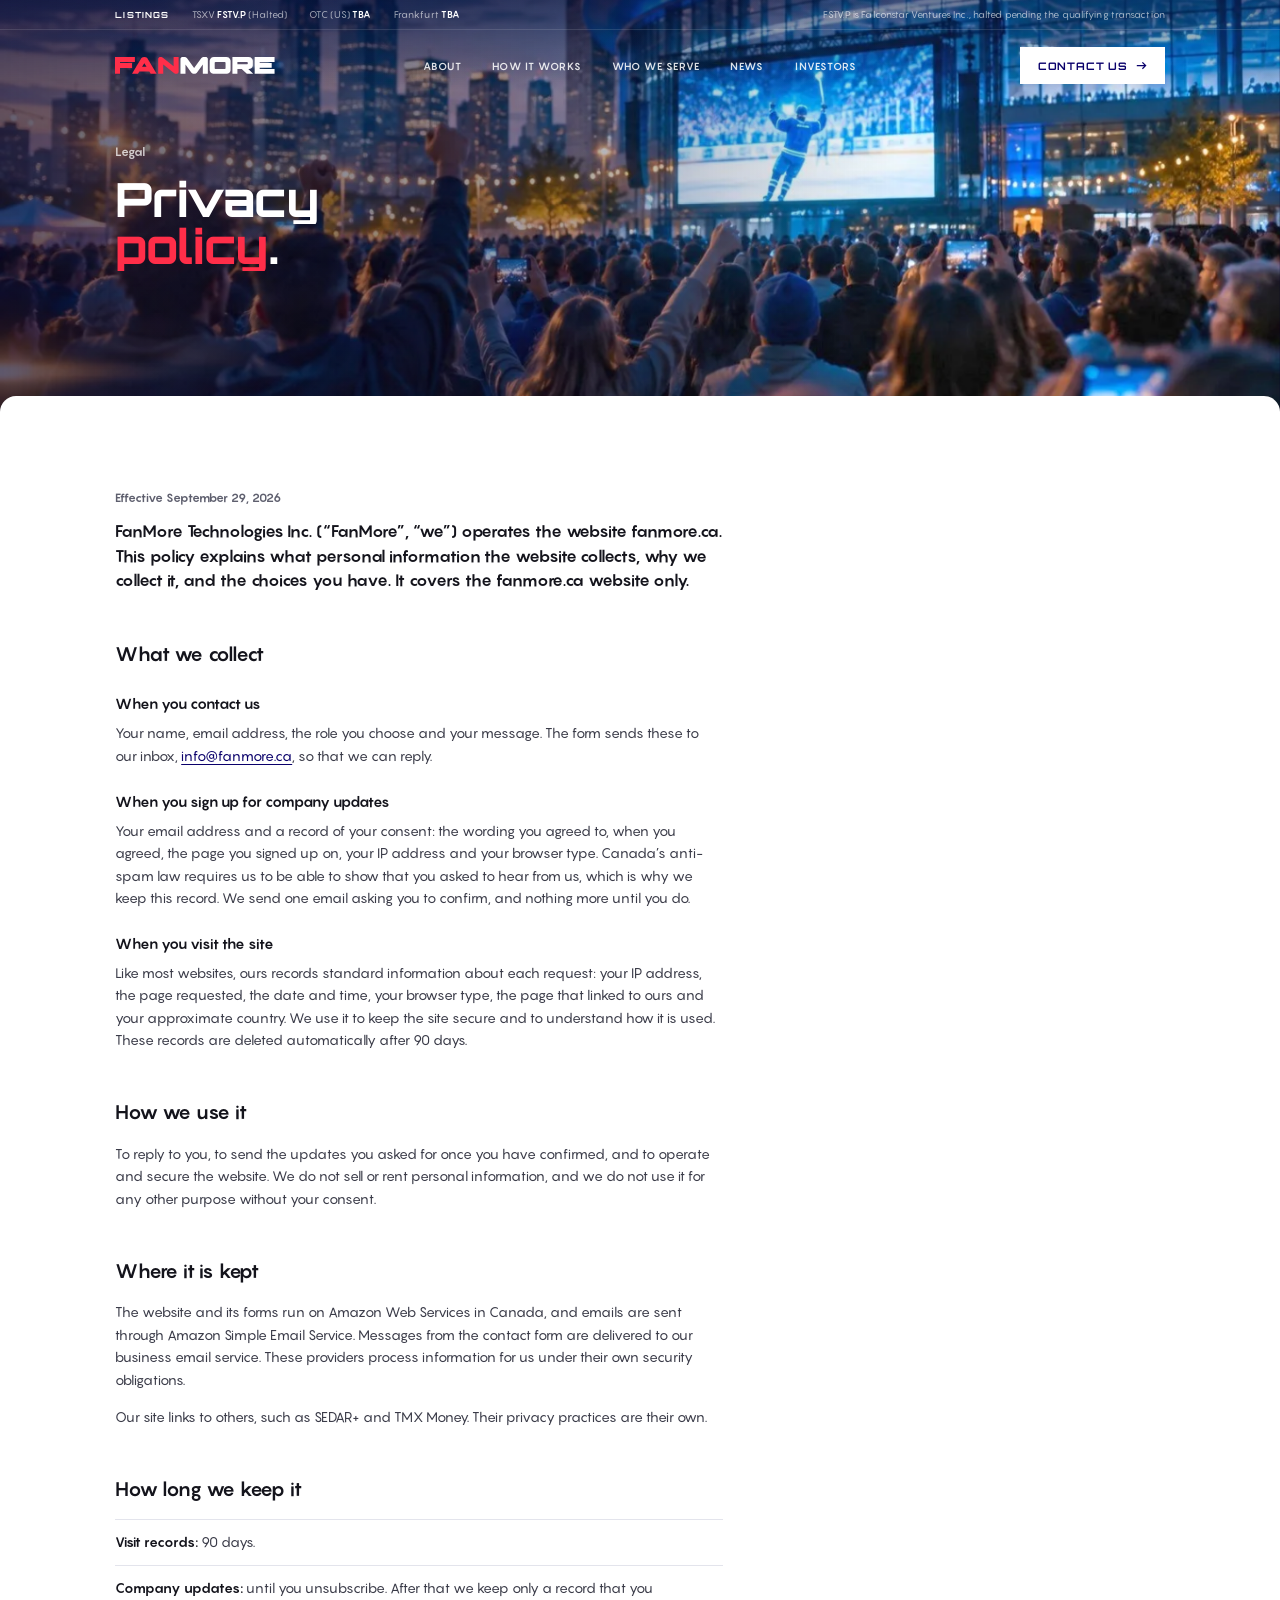
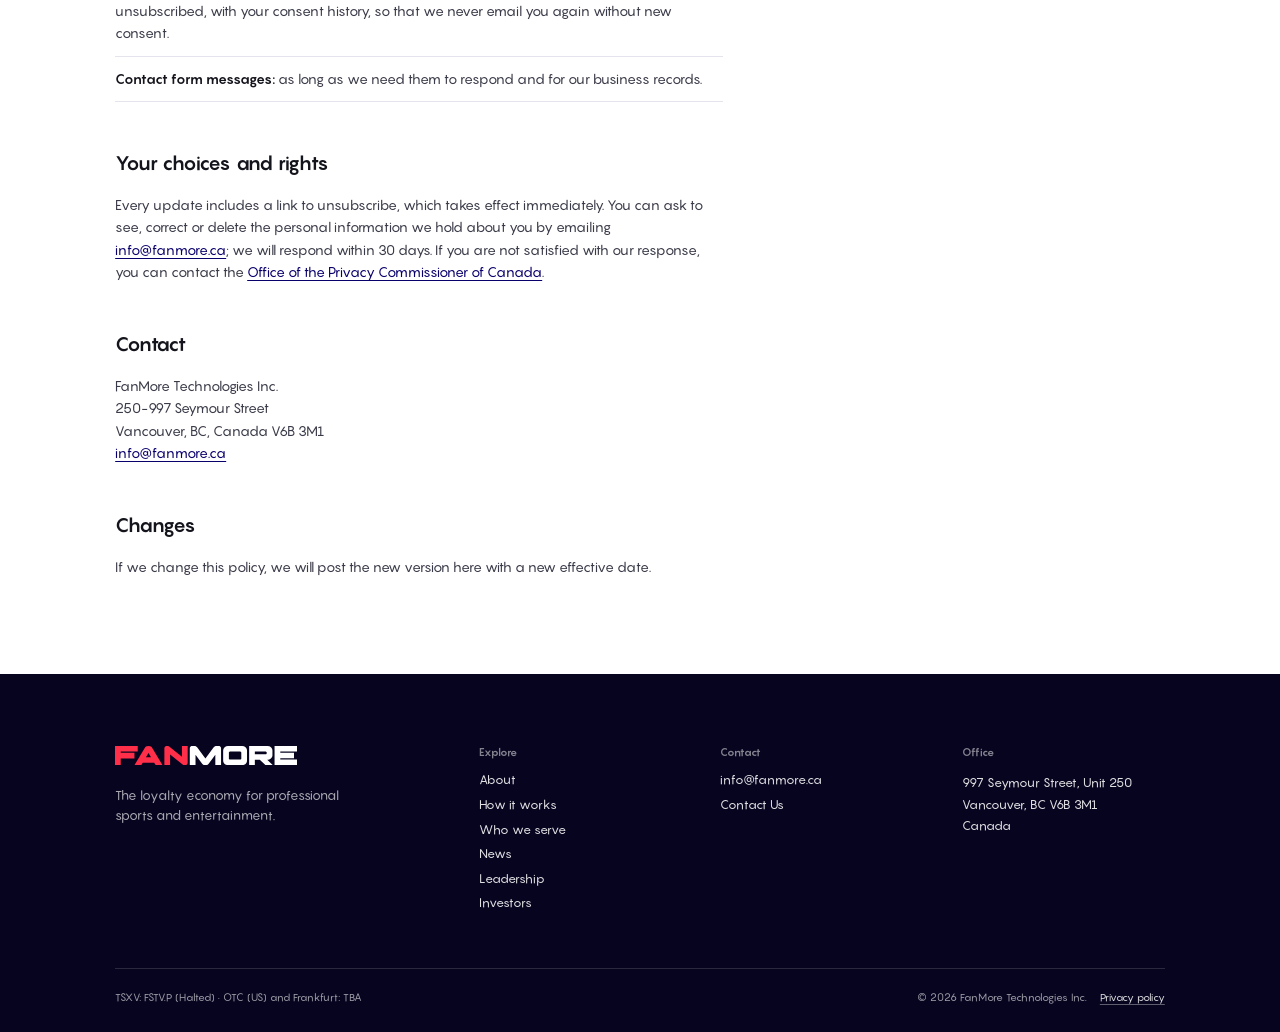
<file: privacy/index.html>
<!DOCTYPE html><html lang="en-CA"><head><meta name="robots" content="noindex, nofollow"><meta charset="utf-8"><meta name="viewport" content="width=device-width, initial-scale=1, viewport-fit=cover"><script>
  (function () {
    const d = document.documentElement;
    d.classList.add('js');
    function fit() {
      const w = innerWidth;
      let z = w >= 1024 ? Math.min(1, Math.max(0.8, Math.min(w / 1600, innerHeight / 950))) : 1;
      z = Math.round(z * 1000) / 1000;
      if (d.style.getPropertyValue('--fit') !== String(z)) d.style.setProperty('--fit', String(z));
    }
    fit();
    addEventListener('resize', fit);
  })();
</script><title>Privacy policy | FanMore</title><meta name="description" content="How the FanMore website collects, uses and protects personal information."><link rel="canonical" href="https://fanmore.ca/privacy/"><meta property="og:type" content="website"><meta property="og:site_name" content="FanMore"><meta property="og:title" content="Privacy policy | FanMore"><meta property="og:description" content="How the FanMore website collects, uses and protects personal information."><meta property="og:url" content="https://fanmore.ca/privacy/"><meta property="og:image" content="https://fanmore.ca/og-image.jpg"><meta property="og:image:alt" content="FanMore: the loyalty economy for professional sports and entertainment."><meta property="og:locale" content="en_CA"><meta name="twitter:card" content="summary_large_image"><meta name="twitter:title" content="Privacy policy | FanMore"><meta name="twitter:description" content="How the FanMore website collects, uses and protects personal information."><meta name="twitter:image" content="https://fanmore.ca/og-image.jpg"><script type="application/ld+json">{"@context":"https://schema.org","@type":"Organization","name":"FanMore","legalName":"FanMore Technologies Inc.","url":"https://fanmore.ca/","logo":"https://fanmore.ca/apple-touch-icon.png","email":"info@fanmore.ca","foundingDate":"2024","description":"FanMore creates value for teams, leagues, venues, partners and fans everywhere they follow the game, inside the venue and far beyond it.","address":{"@type":"PostalAddress","streetAddress":"997 Seymour Street, Unit 250","addressLocality":"Vancouver","addressRegion":"BC","postalCode":"V6B 3M1","addressCountry":"CA"}}</script><meta name="theme-color" content="#0A006B"><link rel="icon" href="../favicon.ico" sizes="any"><link rel="icon" href="../favicon.svg" type="image/svg+xml"><link rel="apple-touch-icon" href="../apple-touch-icon.png"><link rel="sitemap" href="../sitemap-index.xml"><!-- The fonts used above the fold, fetched alongside the CSS instead of after it. --><link rel="preload" href="../fonts/orbitron-800.woff2" as="font" type="font/woff2" crossorigin><link rel="preload" href="../fonts/pangram-regular.woff2" as="font" type="font/woff2" crossorigin><link rel="preload" href="../fonts/pangram-bold.woff2" as="font" type="font/woff2" crossorigin><link rel="stylesheet" href="../_astro/_astro_assets.BNHtuksq.css"><link rel="stylesheet" href="../_astro/PageHero.CyjhqQXk.css"><style>.pv[data-astro-cid-u6ohjolg]{max-width:47.5rem;color:var(--text);font-size:1.0625rem;line-height:1.65}.pv[data-astro-cid-u6ohjolg] p,.pv[data-astro-cid-u6ohjolg] ul,.pv[data-astro-cid-u6ohjolg] address{margin:0 0 1.125rem}.pv[data-astro-cid-u6ohjolg] .pv__date[data-astro-cid-u6ohjolg]{color:var(--muted);margin-bottom:.875rem;font-size:.9375rem;font-weight:600}.pv[data-astro-cid-u6ohjolg] .pv__date[data-astro-cid-u6ohjolg]+p{font-size:clamp(1.25rem, calc(1.6 * var(--vw)), 1.5rem);letter-spacing:-.005em;color:var(--ink-2);font-weight:600;line-height:1.5}.pv[data-astro-cid-u6ohjolg] h2{font-size:clamp(1.375rem, calc(1.9 * var(--vw)), 1.75rem);letter-spacing:-.01em;color:var(--ink-2);margin:3.5rem 0 1.125rem;font-weight:700}.pv[data-astro-cid-u6ohjolg] h3{color:var(--ink-2);margin:1.75rem 0 .5rem;font-size:1.125rem;font-weight:600}.pv[data-astro-cid-u6ohjolg] ul{border-top:1px solid var(--hair);list-style:none}.pv[data-astro-cid-u6ohjolg] li{border-bottom:1px solid var(--hair);padding:.875rem 0}.pv[data-astro-cid-u6ohjolg] strong{color:var(--ink-2);font-weight:600}.pv[data-astro-cid-u6ohjolg] address{font-style:normal}.pv[data-astro-cid-u6ohjolg] a{color:var(--navy);text-underline-offset:3px;text-decoration:underline}@media (width<=900px){.pv[data-astro-cid-u6ohjolg]{font-size:1rem}.pv[data-astro-cid-u6ohjolg] h2{margin-top:2.75rem}}
</style><script type="module" src="../_astro/page.BsuiZEAU.js"></script></head><body><a class="skip-link" href="#main">Skip to content</a><header class="site-header" data-astro-cid-vwn3tmth><div class="lst" data-astro-cid-vwn3tmth><span class="lst__label" data-astro-cid-vwn3tmth>Listings</span><span data-astro-cid-vwn3tmth>TSXV <b data-astro-cid-vwn3tmth>FSTV.P</b><span class="lst__note" data-astro-cid-vwn3tmth> (Halted)</span></span><span data-astro-cid-vwn3tmth>OTC (US) <b data-astro-cid-vwn3tmth>TBA</b></span><span data-astro-cid-vwn3tmth>Frankfurt <b data-astro-cid-vwn3tmth>TBA</b></span><span class="lst__foot" data-astro-cid-vwn3tmth>FSTV.P is Falconstar Ventures Inc., halted pending the qualifying transaction</span></div><div class="tn" data-astro-cid-vwn3tmth><a class="tn__logo" href="../index.html" aria-label="FanMore home" data-astro-cid-vwn3tmth><svg role="img" aria-label="FanMore" viewBox="36 -656 6232 656" xmlns="http://www.w3.org/2000/svg"><g transform="scale(1,-1)"><g fill="#FF2E49"><path d="M701 423H232V465H813V656H36V0H232V231H701Z"></path><path transform="translate(674 0)" d="M754 0H988L620 615Q593 642 562 649Q531 656 507 656Q483 656 452 649Q421 642 394 615L26 0H260L311 85H702ZM507 416 593 271H420Z"></path><path transform="translate(1688 0)" d="M637 41Q663 19 680.5 9.5Q698 0 708 0H777Q783 0 792.5 8.5Q802 17 811 28.5Q820 40 826.5 52.5Q833 65 833 73V656H637V291L232 615Q179 656 161 656H92Q86 656 76.5 648.5Q67 641 58 629.5Q49 618 42.5 605.5Q36 593 36 583V0H232V363Z"></path></g><g fill="currentColor"><path transform="translate(2557 0)" d="M676 41Q650 19 633 9.5Q616 0 606 0H535Q525 0 508 9.5Q491 19 465 41L232 360V0H36V583Q36 593 42.5 605.5Q49 618 58 629.5Q67 641 76.5 648.5Q86 656 92 656H216Q234 656 287 615L570 230L854 615Q907 656 925 656H1049Q1055 656 1064.5 648.5Q1074 641 1083 629.5Q1092 618 1098.5 605.5Q1105 593 1105 583V0H909V360Z"></path><path transform="translate(3698 0)" d="M36 495V161Q36 124 50 94.5Q64 65 87 44Q110 23 140.5 11.5Q171 0 204 0H684Q717 0 747.5 11.5Q778 23 801 44Q824 65 838 94.5Q852 124 852 161V495Q852 532 838 561.5Q824 591 801 612Q778 633 747.5 644.5Q717 656 684 656H204Q171 656 140.5 644.5Q110 633 87 612Q64 591 50 561.5Q36 532 36 495ZM265 465H623Q635 463 644.5 455Q654 447 656 439V219Q656 210 645.5 201.5Q635 193 623 191H265Q253 193 242.5 201.5Q232 210 232 219V439Q234 447 243.5 455Q253 463 265 465Z"></path><path transform="translate(4586 0)" d="M598 0H847L655 184Q690 184 722.5 195Q755 206 779.5 227Q804 248 818.5 277.5Q833 307 833 344V495Q833 532 819 561.5Q805 591 782 612Q759 633 728.5 644.5Q698 656 665 656H36V0H231V184H399ZM604 465Q616 463 625.5 455Q635 447 637 439V404Q637 395 626.5 386.5Q616 378 604 376H231V465Z"></path><path transform="translate(5455 0)" d="M701 423H232V465H813V656H36V0H813V191H232V233H701Z"></path></g></g></svg></a><nav aria-label="Main" data-astro-cid-vwn3tmth><ul role="list" data-astro-cid-vwn3tmth><li data-astro-cid-vwn3tmth><a href="../about/index.html" data-astro-cid-vwn3tmth>About</a></li><li data-astro-cid-vwn3tmth><a href="../index.html#how" data-astro-cid-vwn3tmth>How it works</a></li><li data-astro-cid-vwn3tmth><a href="../index.html#serve" data-astro-cid-vwn3tmth>Who we serve</a></li><li data-astro-cid-vwn3tmth><a href="../news/index.html" data-astro-cid-vwn3tmth>News</a></li><li data-astro-cid-vwn3tmth><a href="../investors/index.html" data-astro-cid-vwn3tmth>Investors</a></li></ul></nav><a class="btn btn--white tn__cta" href="../index.html#contact" data-contact data-astro-cid-vwn3tmth>Contact Us<svg class="btn__arrow" viewBox="0 0 14 14" fill="none" stroke="currentColor" stroke-width="1.6" aria-hidden="true"><path d="M1 7h11M8 3l4 4-4 4"></path></svg></a><button class="tn__menu" type="button" aria-label="Open menu" aria-haspopup="dialog" aria-expanded="false" aria-controls="mobile-menu" data-menu-open data-astro-cid-vwn3tmth><i data-astro-cid-vwn3tmth></i></button></div></header><main id="main" tabindex="-1"><section class="ph" id="top" aria-label="Introduction" data-hero data-astro-cid-go5p37na><div class="ph__media" data-astro-cid-go5p37na><img src="../_astro/privacy-hero.v6RQw65J_18k3rU.webp" srcset="../_astro/privacy-hero.v6RQw65J_1nKWLF.webp 768w, ../_astro/privacy-hero.v6RQw65J_Z2rOabX.webp 1152w, ../_astro/privacy-hero.v6RQw65J_18k3rU.webp 1536w" alt="Fans gathered outside a venue at night, cheering on the big screen" sizes="100vw" loading="eager" fetchpriority="high" decoding="async" data-astro-cid-go5p37na="true" width="1536" height="864"></div><div class="ph__shade" aria-hidden="true" data-astro-cid-go5p37na></div><div class="ph__dim" aria-hidden="true" data-astro-cid-go5p37na></div><div class="ph__content" data-astro-cid-go5p37na><p class="ph__kicker" data-astro-cid-go5p37na>Legal</p><h1 data-astro-cid-go5p37na><span class="ph__line" data-astro-cid-go5p37na><span data-astro-cid-go5p37na>Privacy</span></span> <span class="ph__line" data-astro-cid-go5p37na><span data-astro-cid-go5p37na><em data-astro-cid-go5p37na>policy</em>.</span></span></h1></div></section><section class="sheet sheet--first" id="privacy" aria-label="Privacy policy" data-astro-cid-u6ohjolg><div class="pv" data-astro-cid-u6ohjolg><p class="pv__date" data-astro-cid-u6ohjolg>Effective September 29, 2026</p><p>FanMore Technologies Inc. (“FanMore”, “we”) operates the website fanmore.ca. This policy explains what personal information the website collects, why we collect it, and the choices you have. It covers the fanmore.ca website only.</p>
<h2 id="what-we-collect">What we collect</h2>
<h3 id="when-you-contact-us">When you contact us</h3>
<p>Your name, email address, the role you choose and your message. The form sends these to our inbox, <a href="mailto:info@fanmore.ca">info@fanmore.ca</a>, so that we can reply.</p>
<h3 id="when-you-sign-up-for-company-updates">When you sign up for company updates</h3>
<p>Your email address and a record of your consent: the wording you agreed to, when you agreed, the page you signed up on, your IP address and your browser type. Canada’s anti-spam law requires us to be able to show that you asked to hear from us, which is why we keep this record. We send one email asking you to confirm, and nothing more until you do.</p>
<h3 id="when-you-visit-the-site">When you visit the site</h3>
<p>Like most websites, ours records standard information about each request: your IP address, the page requested, the date and time, your browser type, the page that linked to ours and your approximate country. We use it to keep the site secure and to understand how it is used. These records are deleted automatically after 90 days.</p>
<h2 id="how-we-use-it">How we use it</h2>
<p>To reply to you, to send the updates you asked for once you have confirmed, and to operate and secure the website. We do not sell or rent personal information, and we do not use it for any other purpose without your consent.</p>
<h2 id="where-it-is-kept">Where it is kept</h2>
<p>The website and its forms run on Amazon Web Services in Canada, and emails are sent through Amazon Simple Email Service. Messages from the contact form are delivered to our business email service. These providers process information for us under their own security obligations.</p>
<p>Our site links to others, such as SEDAR+ and TMX Money. Their privacy practices are their own.</p>
<h2 id="how-long-we-keep-it">How long we keep it</h2>
<ul>
<li><strong>Visit records:</strong> 90 days.</li>
<li><strong>Company updates:</strong> until you unsubscribe. After that we keep only a record that you unsubscribed, with your consent history, so that we never email you again without new consent.</li>
<li><strong>Contact form messages:</strong> as long as we need them to respond and for our business records.</li>
</ul>
<h2 id="your-choices-and-rights">Your choices and rights</h2>
<p>Every update includes a link to unsubscribe, which takes effect immediately. You can ask to see, correct or delete the personal information we hold about you by emailing <a href="mailto:info@fanmore.ca">info@fanmore.ca</a>; we will respond within 30 days. If you are not satisfied with our response, you can contact the <a href="https://www.priv.gc.ca/">Office of the Privacy Commissioner of Canada</a>.</p>
<h2 id="contact">Contact</h2>
<address>FanMore Technologies Inc.<br>250-997 Seymour Street<br>Vancouver, BC, Canada V6B 3M1<br><a href="mailto:info@fanmore.ca">info@fanmore.ca</a></address>
<h2 id="changes">Changes</h2>
<p>If we change this policy, we will post the new version here with a new effective date.</p>
</div></section></main><footer class="ft" data-astro-cid-oenwriqq><div class="ft__grid" data-astro-cid-oenwriqq><div class="ft__brand" data-astro-cid-oenwriqq><a class="ft__logo" href="../index.html" aria-label="FanMore home" data-astro-cid-oenwriqq><svg role="img" aria-label="FanMore" viewBox="36 -656 6232 656" xmlns="http://www.w3.org/2000/svg"><g transform="scale(1,-1)"><g fill="#FF2E49"><path d="M701 423H232V465H813V656H36V0H232V231H701Z"></path><path transform="translate(674 0)" d="M754 0H988L620 615Q593 642 562 649Q531 656 507 656Q483 656 452 649Q421 642 394 615L26 0H260L311 85H702ZM507 416 593 271H420Z"></path><path transform="translate(1688 0)" d="M637 41Q663 19 680.5 9.5Q698 0 708 0H777Q783 0 792.5 8.5Q802 17 811 28.5Q820 40 826.5 52.5Q833 65 833 73V656H637V291L232 615Q179 656 161 656H92Q86 656 76.5 648.5Q67 641 58 629.5Q49 618 42.5 605.5Q36 593 36 583V0H232V363Z"></path></g><g fill="currentColor"><path transform="translate(2557 0)" d="M676 41Q650 19 633 9.5Q616 0 606 0H535Q525 0 508 9.5Q491 19 465 41L232 360V0H36V583Q36 593 42.5 605.5Q49 618 58 629.5Q67 641 76.5 648.5Q86 656 92 656H216Q234 656 287 615L570 230L854 615Q907 656 925 656H1049Q1055 656 1064.5 648.5Q1074 641 1083 629.5Q1092 618 1098.5 605.5Q1105 593 1105 583V0H909V360Z"></path><path transform="translate(3698 0)" d="M36 495V161Q36 124 50 94.5Q64 65 87 44Q110 23 140.5 11.5Q171 0 204 0H684Q717 0 747.5 11.5Q778 23 801 44Q824 65 838 94.5Q852 124 852 161V495Q852 532 838 561.5Q824 591 801 612Q778 633 747.5 644.5Q717 656 684 656H204Q171 656 140.5 644.5Q110 633 87 612Q64 591 50 561.5Q36 532 36 495ZM265 465H623Q635 463 644.5 455Q654 447 656 439V219Q656 210 645.5 201.5Q635 193 623 191H265Q253 193 242.5 201.5Q232 210 232 219V439Q234 447 243.5 455Q253 463 265 465Z"></path><path transform="translate(4586 0)" d="M598 0H847L655 184Q690 184 722.5 195Q755 206 779.5 227Q804 248 818.5 277.5Q833 307 833 344V495Q833 532 819 561.5Q805 591 782 612Q759 633 728.5 644.5Q698 656 665 656H36V0H231V184H399ZM604 465Q616 463 625.5 455Q635 447 637 439V404Q637 395 626.5 386.5Q616 378 604 376H231V465Z"></path><path transform="translate(5455 0)" d="M701 423H232V465H813V656H36V0H813V191H232V233H701Z"></path></g></g></svg></a><p data-astro-cid-oenwriqq>The loyalty economy for professional sports and entertainment.</p></div><nav class="ft__col" aria-labelledby="ft-explore" data-astro-cid-oenwriqq><p id="ft-explore" data-astro-cid-oenwriqq>Explore</p><ul role="list" data-astro-cid-oenwriqq><li data-astro-cid-oenwriqq><a href="../about/index.html" data-astro-cid-oenwriqq>About</a></li><li data-astro-cid-oenwriqq><a href="../index.html#how" data-astro-cid-oenwriqq>How it works</a></li><li data-astro-cid-oenwriqq><a href="../index.html#serve" data-astro-cid-oenwriqq>Who we serve</a></li><li data-astro-cid-oenwriqq><a href="../news/index.html" data-astro-cid-oenwriqq>News</a></li><li data-astro-cid-oenwriqq><a href="../about/index.html#leadership" data-astro-cid-oenwriqq>Leadership</a></li><li data-astro-cid-oenwriqq><a href="../investors/index.html" data-astro-cid-oenwriqq>Investors</a></li></ul></nav><div class="ft__col" data-astro-cid-oenwriqq><p data-astro-cid-oenwriqq>Contact</p><ul role="list" data-astro-cid-oenwriqq><li data-astro-cid-oenwriqq><a href="mailto:info@fanmore.ca" data-astro-cid-oenwriqq>info@fanmore.ca</a></li><li data-astro-cid-oenwriqq><a href="../index.html#contact" data-contact data-astro-cid-oenwriqq>Contact Us</a></li></ul></div><div class="ft__col" data-astro-cid-oenwriqq><p data-astro-cid-oenwriqq>Office</p><address data-astro-cid-oenwriqq>997 Seymour Street, Unit 250<br data-astro-cid-oenwriqq>Vancouver, BC V6B 3M1<br data-astro-cid-oenwriqq>Canada</address></div></div><div class="ft__bottom" data-astro-cid-oenwriqq><span data-astro-cid-oenwriqq>TSXV: FSTV.P (Halted) · OTC (US) and Frankfurt: TBA</span><span data-astro-cid-oenwriqq>© 2026 FanMore Technologies Inc. <a href="../privacy/index.html" data-astro-cid-oenwriqq>Privacy policy</a></span></div></footer><dialog id="mobile-menu" class="mm" aria-label="Menu" data-astro-cid-imidouvt><!-- Focus lands here on open: a link inside the sliding sheet would make iPhone Safari scroll the sheet to it, which made the menu jump. --><span class="mm__start" tabindex="-1" autofocus data-astro-cid-imidouvt></span><div class="mm__bg" data-dialog-close data-astro-cid-imidouvt></div><div class="mm__panel" data-astro-cid-imidouvt><nav aria-label="Mobile" data-astro-cid-imidouvt><a href="../about/index.html" data-astro-cid-imidouvt><svg class="shape shape--chevron mm__mark" viewBox="0 0 384 308" fill="currentColor" aria-hidden="true"><path d="M0 0L154 154L0 308L230 308L384 154L230 0Z"></path></svg><span data-astro-cid-imidouvt>About</span></a><a href="../index.html#how" data-astro-cid-imidouvt><svg class="shape shape--chevron mm__mark" viewBox="0 0 384 308" fill="currentColor" aria-hidden="true"><path d="M0 0L154 154L0 308L230 308L384 154L230 0Z"></path></svg><span data-astro-cid-imidouvt>How it works</span></a><a href="../index.html#serve" data-astro-cid-imidouvt><svg class="shape shape--chevron mm__mark" viewBox="0 0 384 308" fill="currentColor" aria-hidden="true"><path d="M0 0L154 154L0 308L230 308L384 154L230 0Z"></path></svg><span data-astro-cid-imidouvt>Who we serve</span></a><a href="../news/index.html" data-astro-cid-imidouvt><svg class="shape shape--chevron mm__mark" viewBox="0 0 384 308" fill="currentColor" aria-hidden="true"><path d="M0 0L154 154L0 308L230 308L384 154L230 0Z"></path></svg><span data-astro-cid-imidouvt>News</span></a><a href="../investors/index.html" data-astro-cid-imidouvt><svg class="shape shape--chevron mm__mark" viewBox="0 0 384 308" fill="currentColor" aria-hidden="true"><path d="M0 0L154 154L0 308L230 308L384 154L230 0Z"></path></svg><span data-astro-cid-imidouvt>Investors</span></a></nav><a class="btn btn--white mm__cta" href="../index.html#contact" data-contact data-astro-cid-imidouvt>Contact Us<svg class="btn__arrow" viewBox="0 0 14 14" fill="none" stroke="currentColor" stroke-width="1.6" aria-hidden="true"><path d="M1 7h11M8 3l4 4-4 4"></path></svg></a><button class="mm__close" type="button" data-dialog-close aria-label="Close menu" data-astro-cid-imidouvt><svg viewBox="0 0 16 16" fill="none" stroke="currentColor" stroke-width="1.6" aria-hidden="true"><path d="M3 3l10 10M13 3L3 13"></path></svg></button></div></dialog><dialog id="contact-dialog" class="cm" aria-labelledby="cm-title" data-astro-cid-7otk5typ><div class="cm__bg" data-dialog-close data-astro-cid-7otk5typ></div><div class="cm__panel" data-astro-cid-7otk5typ><div class="cm__head" data-astro-cid-7otk5typ><h2 id="cm-title" data-astro-cid-7otk5typ>Contact us</h2><button class="cm__close" type="button" aria-label="Close" data-dialog-close data-astro-cid-7otk5typ><svg viewBox="0 0 16 16" fill="none" stroke="currentColor" stroke-width="1.6" aria-hidden="true"><path d="M3 3l10 10M13 3L3 13"></path></svg></button></div><p class="cm__lede" data-astro-cid-7otk5typ>Questions about partnerships, investing or the platform? Send us a note.</p><form class="cf" data-form method="post" data-demo data-success="Thank you! We’ll be in touch soon." data-error="Sorry, your message didn’t send. Please try again, or email info@fanmore.ca." data-astro-cid-2bgq7omz><div class="cf__row" data-astro-cid-2bgq7omz><div class="cf__field" data-astro-cid-2bgq7omz><label for="cf-name" data-astro-cid-2bgq7omz>Name</label><input id="cf-name" name="name" type="text" autocomplete="name" placeholder="Your full name" required data-validate aria-describedby="cf-name-err" data-astro-cid-2bgq7omz><p class="cf__err" id="cf-name-err" data-error-for="name" hidden data-astro-cid-2bgq7omz></p></div><div class="cf__field" data-astro-cid-2bgq7omz><label for="cf-email" data-astro-cid-2bgq7omz>Email</label><input id="cf-email" name="email" type="email" autocomplete="email" placeholder="you@company.com" required data-validate aria-describedby="cf-email-err" data-astro-cid-2bgq7omz><p class="cf__err" id="cf-email-err" data-error-for="email" hidden data-astro-cid-2bgq7omz></p></div></div><div class="cf__field" data-astro-cid-2bgq7omz><label for="cf-role" data-astro-cid-2bgq7omz>I am a</label><select id="cf-role" name="role" data-astro-cid-2bgq7omz><option value="" data-astro-cid-2bgq7omz>Select one</option><option data-astro-cid-2bgq7omz>Sports fan</option><option data-astro-cid-2bgq7omz>Team / league representative</option><option data-astro-cid-2bgq7omz>Partner / brand</option><option data-astro-cid-2bgq7omz>Investor</option><option data-astro-cid-2bgq7omz>Press / media</option><option data-astro-cid-2bgq7omz>Other</option></select></div><div class="cf__field cf__field--msg" data-astro-cid-2bgq7omz><label for="cf-msg" data-astro-cid-2bgq7omz>Message</label><textarea id="cf-msg" name="message" rows="4" placeholder="How can we help?" required data-validate aria-describedby="cf-msg-err" data-astro-cid-2bgq7omz></textarea><p class="cf__err" id="cf-msg-err" data-error-for="message" hidden data-astro-cid-2bgq7omz></p></div><!-- Spam trap: hidden from people, irresistible to bots. --><div class="cf__trap" aria-hidden="true" data-astro-cid-2bgq7omz><label for="cf-company" data-astro-cid-2bgq7omz>Company website</label><input id="cf-company" name="company_website" type="text" tabindex="-1" autocomplete="off" data-honeypot data-astro-cid-2bgq7omz></div><button class="btn btn--navy cf__submit" type="submit" data-astro-cid-2bgq7omz>Send message<svg class="btn__arrow" viewBox="0 0 14 14" fill="none" stroke="currentColor" stroke-width="1.6" aria-hidden="true"><path d="M1 7h11M8 3l4 4-4 4"></path></svg></button><p class="cf__status" role="status" aria-live="polite" data-form-status data-astro-cid-2bgq7omz></p></form></div></dialog><script type="module" src="../_astro/BaseLayout.astro_astro_type_script_index_0_lang.9NdhyhBV.js"></script></body></html>
</file>
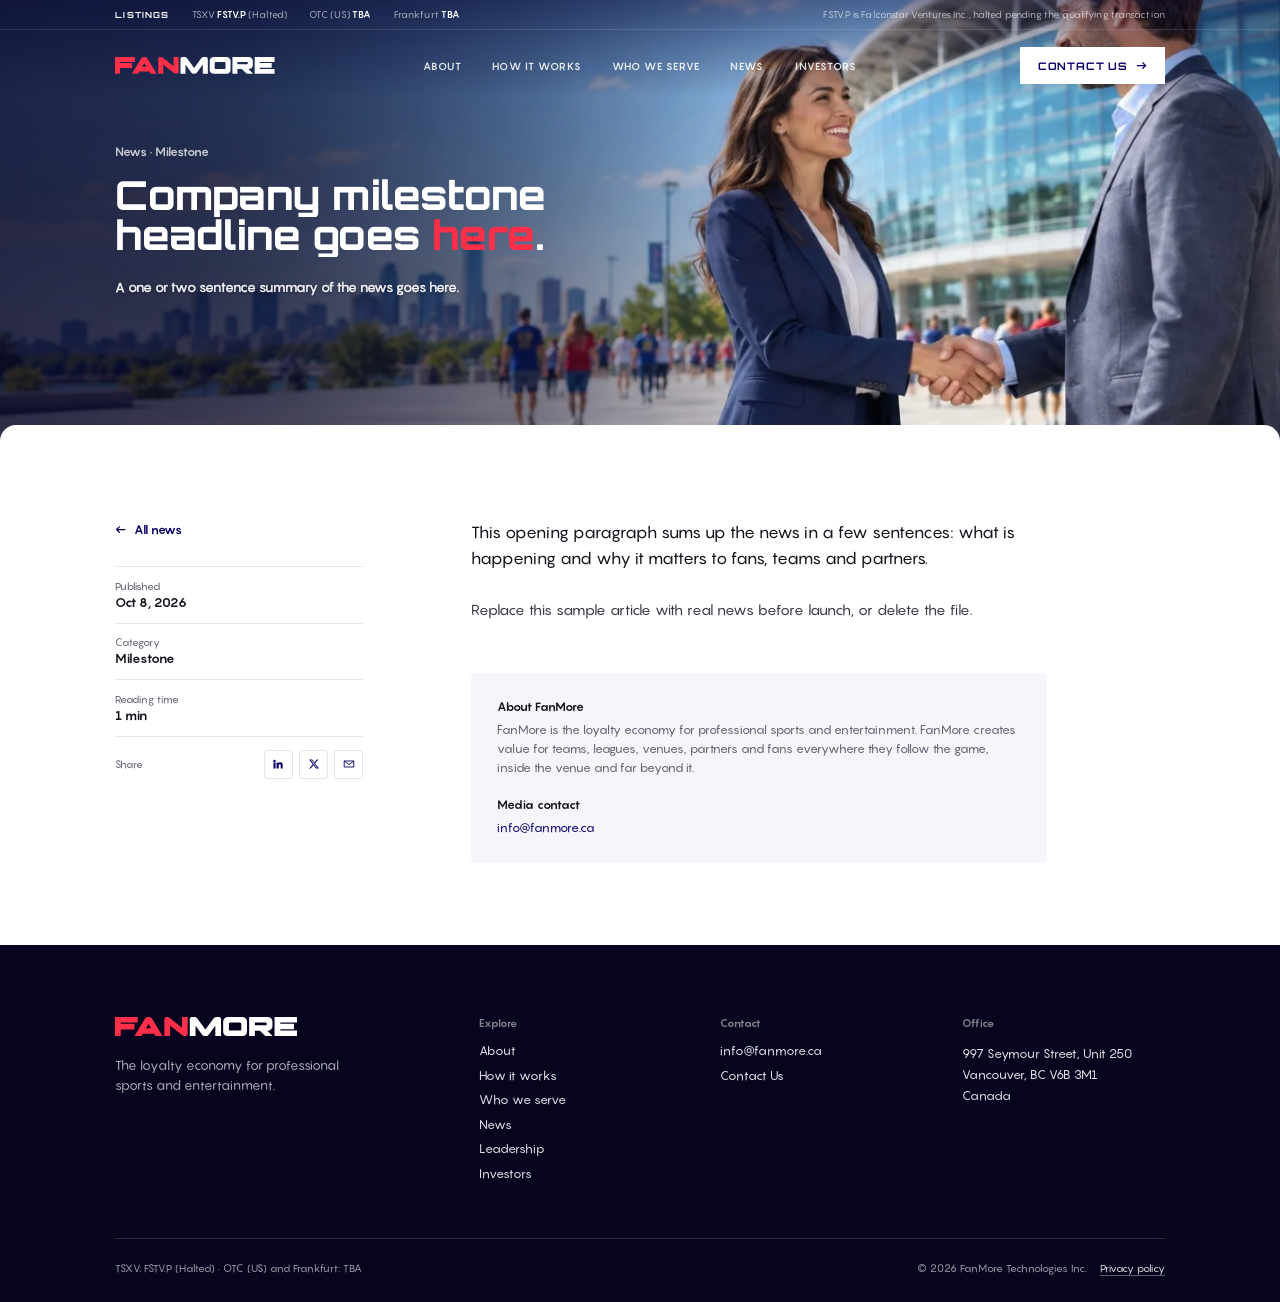
<file: news/sample-company-milestone/index.html>
<!DOCTYPE html><html lang="en-CA"><head><meta charset="utf-8"><meta name="viewport" content="width=device-width, initial-scale=1, viewport-fit=cover"><script>
  (function () {
    const d = document.documentElement;
    d.classList.add('js');
    function fit() {
      const w = innerWidth;
      let z = w >= 1024 ? Math.min(1, Math.max(0.8, Math.min(w / 1600, innerHeight / 950))) : 1;
      z = Math.round(z * 1000) / 1000;
      if (d.style.getPropertyValue('--fit') !== String(z)) d.style.setProperty('--fit', String(z));
    }
    fit();
    addEventListener('resize', fit);
  })();
</script><title>Company milestone headline goes here | FanMore</title><meta name="description" content="A one or two sentence summary of the news goes here."><link rel="canonical" href="https://fanmore.ca/news/sample-company-milestone/"><meta name="robots" content="noindex, follow"><meta property="og:type" content="article"><meta property="og:site_name" content="FanMore"><meta property="og:title" content="Company milestone headline goes here | FanMore"><meta property="og:description" content="A one or two sentence summary of the news goes here."><meta property="og:url" content="https://fanmore.ca/news/sample-company-milestone/"><meta property="og:image" content="https://fanmore.ca/_astro/sample-hero.DYQocUBL.jpg"><meta property="og:image:alt" content="Fans walking to the venue on game day"><meta property="og:locale" content="en_CA"><meta property="article:published_time" content="2026-10-08T00:00:00.000Z"><meta name="twitter:card" content="summary_large_image"><meta name="twitter:title" content="Company milestone headline goes here | FanMore"><meta name="twitter:description" content="A one or two sentence summary of the news goes here."><meta name="twitter:image" content="https://fanmore.ca/_astro/sample-hero.DYQocUBL.jpg"><script type="application/ld+json">{"@context":"https://schema.org","@type":"Organization","name":"FanMore","legalName":"FanMore Technologies Inc.","url":"https://fanmore.ca/","logo":"https://fanmore.ca/apple-touch-icon.png","email":"info@fanmore.ca","foundingDate":"2024","description":"FanMore creates value for teams, leagues, venues, partners and fans everywhere they follow the game, inside the venue and far beyond it.","address":{"@type":"PostalAddress","streetAddress":"997 Seymour Street, Unit 250","addressLocality":"Vancouver","addressRegion":"BC","postalCode":"V6B 3M1","addressCountry":"CA"}}</script><meta name="theme-color" content="#0A006B"><link rel="icon" href="../../favicon.ico" sizes="any"><link rel="icon" href="../../favicon.svg" type="image/svg+xml"><link rel="apple-touch-icon" href="../../apple-touch-icon.png"><link rel="sitemap" href="../../sitemap-index.xml"><!-- The fonts used above the fold, fetched alongside the CSS instead of after it. --><link rel="preload" href="../../fonts/orbitron-800.woff2" as="font" type="font/woff2" crossorigin><link rel="preload" href="../../fonts/pangram-regular.woff2" as="font" type="font/woff2" crossorigin><link rel="preload" href="../../fonts/pangram-bold.woff2" as="font" type="font/woff2" crossorigin><link rel="stylesheet" href="../../_astro/_astro_assets.BNHtuksq.css"><link rel="stylesheet" href="../../_astro/PageHero.CyjhqQXk.css"><link rel="stylesheet" href="../../_astro/_slug_.D-X0YTuj.css"><script type="module" src="../../_astro/page.BsuiZEAU.js"></script></head><body><a class="skip-link" href="#main">Skip to content</a><header class="site-header" data-astro-cid-vwn3tmth><div class="lst" data-astro-cid-vwn3tmth><span class="lst__label" data-astro-cid-vwn3tmth>Listings</span><span data-astro-cid-vwn3tmth>TSXV <b data-astro-cid-vwn3tmth>FSTV.P</b><span class="lst__note" data-astro-cid-vwn3tmth> (Halted)</span></span><span data-astro-cid-vwn3tmth>OTC (US) <b data-astro-cid-vwn3tmth>TBA</b></span><span data-astro-cid-vwn3tmth>Frankfurt <b data-astro-cid-vwn3tmth>TBA</b></span><span class="lst__foot" data-astro-cid-vwn3tmth>FSTV.P is Falconstar Ventures Inc., halted pending the qualifying transaction</span></div><div class="tn" data-astro-cid-vwn3tmth><a class="tn__logo" href="../../index.html" aria-label="FanMore home" data-astro-cid-vwn3tmth><svg role="img" aria-label="FanMore" viewBox="36 -656 6232 656" xmlns="http://www.w3.org/2000/svg"><g transform="scale(1,-1)"><g fill="#FF2E49"><path d="M701 423H232V465H813V656H36V0H232V231H701Z"></path><path transform="translate(674 0)" d="M754 0H988L620 615Q593 642 562 649Q531 656 507 656Q483 656 452 649Q421 642 394 615L26 0H260L311 85H702ZM507 416 593 271H420Z"></path><path transform="translate(1688 0)" d="M637 41Q663 19 680.5 9.5Q698 0 708 0H777Q783 0 792.5 8.5Q802 17 811 28.5Q820 40 826.5 52.5Q833 65 833 73V656H637V291L232 615Q179 656 161 656H92Q86 656 76.5 648.5Q67 641 58 629.5Q49 618 42.5 605.5Q36 593 36 583V0H232V363Z"></path></g><g fill="currentColor"><path transform="translate(2557 0)" d="M676 41Q650 19 633 9.5Q616 0 606 0H535Q525 0 508 9.5Q491 19 465 41L232 360V0H36V583Q36 593 42.5 605.5Q49 618 58 629.5Q67 641 76.5 648.5Q86 656 92 656H216Q234 656 287 615L570 230L854 615Q907 656 925 656H1049Q1055 656 1064.5 648.5Q1074 641 1083 629.5Q1092 618 1098.5 605.5Q1105 593 1105 583V0H909V360Z"></path><path transform="translate(3698 0)" d="M36 495V161Q36 124 50 94.5Q64 65 87 44Q110 23 140.5 11.5Q171 0 204 0H684Q717 0 747.5 11.5Q778 23 801 44Q824 65 838 94.5Q852 124 852 161V495Q852 532 838 561.5Q824 591 801 612Q778 633 747.5 644.5Q717 656 684 656H204Q171 656 140.5 644.5Q110 633 87 612Q64 591 50 561.5Q36 532 36 495ZM265 465H623Q635 463 644.5 455Q654 447 656 439V219Q656 210 645.5 201.5Q635 193 623 191H265Q253 193 242.5 201.5Q232 210 232 219V439Q234 447 243.5 455Q253 463 265 465Z"></path><path transform="translate(4586 0)" d="M598 0H847L655 184Q690 184 722.5 195Q755 206 779.5 227Q804 248 818.5 277.5Q833 307 833 344V495Q833 532 819 561.5Q805 591 782 612Q759 633 728.5 644.5Q698 656 665 656H36V0H231V184H399ZM604 465Q616 463 625.5 455Q635 447 637 439V404Q637 395 626.5 386.5Q616 378 604 376H231V465Z"></path><path transform="translate(5455 0)" d="M701 423H232V465H813V656H36V0H813V191H232V233H701Z"></path></g></g></svg></a><nav aria-label="Main" data-astro-cid-vwn3tmth><ul role="list" data-astro-cid-vwn3tmth><li data-astro-cid-vwn3tmth><a href="../../about/index.html" data-astro-cid-vwn3tmth>About</a></li><li data-astro-cid-vwn3tmth><a href="../../index.html#how" data-astro-cid-vwn3tmth>How it works</a></li><li data-astro-cid-vwn3tmth><a href="../../index.html#serve" data-astro-cid-vwn3tmth>Who we serve</a></li><li data-astro-cid-vwn3tmth><a href="../../news/index.html" aria-current="page" data-astro-cid-vwn3tmth>News</a></li><li data-astro-cid-vwn3tmth><a href="../../investors/index.html" data-astro-cid-vwn3tmth>Investors</a></li></ul></nav><a class="btn btn--white tn__cta" href="../../index.html#contact" data-contact data-astro-cid-vwn3tmth>Contact Us<svg class="btn__arrow" viewBox="0 0 14 14" fill="none" stroke="currentColor" stroke-width="1.6" aria-hidden="true"><path d="M1 7h11M8 3l4 4-4 4"></path></svg></a><button class="tn__menu" type="button" aria-label="Open menu" aria-haspopup="dialog" aria-expanded="false" aria-controls="mobile-menu" data-menu-open data-astro-cid-vwn3tmth><i data-astro-cid-vwn3tmth></i></button></div></header><main id="main" tabindex="-1"><section class="ph" id="top" aria-label="Introduction" data-hero data-astro-cid-go5p37na><div class="ph__media" data-astro-cid-go5p37na><img src="../../_astro/sample-hero.DYQocUBL_259KNq.webp" srcset="../../_astro/sample-hero.DYQocUBL_13gwvd.webp 768w, ../../_astro/sample-hero.DYQocUBL_5MncH.webp 1152w, ../../_astro/sample-hero.DYQocUBL_259KNq.webp 1536w" alt="Fans walking to the venue on game day" sizes="100vw" loading="eager" fetchpriority="high" decoding="async" data-astro-cid-go5p37na="true" width="1536" height="864"></div><div class="ph__shade" aria-hidden="true" data-astro-cid-go5p37na></div><div class="ph__dim" aria-hidden="true" data-astro-cid-go5p37na></div><div class="ph__content" data-astro-cid-go5p37na><p class="ph__kicker" data-astro-cid-go5p37na><a href="../../news/index.html" data-astro-cid-go5p37na>News</a> · Milestone</p><h1 class="ph__long" data-astro-cid-go5p37na><span class="ph__line" data-astro-cid-go5p37na><span data-astro-cid-go5p37na>Company milestone</span></span> <span class="ph__line" data-astro-cid-go5p37na><span data-astro-cid-go5p37na>headline goes <em data-astro-cid-go5p37na>here</em>.</span></span></h1><p class="ph__lede" data-astro-cid-go5p37na>A one or two sentence summary of the news goes here.</p></div></section><section class="sheet sheet--first ar" id="article" aria-label="Article" data-astro-cid-hqq7p32a><div class="sheet__grid" data-astro-cid-hqq7p32a><div class="ar__meta rise" data-reveal data-astro-cid-hqq7p32a><a class="ar__back" href="../../news/index.html" data-astro-cid-hqq7p32a><svg viewBox="0 0 14 14" fill="none" stroke="currentColor" stroke-width="1.6" aria-hidden="true"><path d="M13 7H2M6 3L2 7l4 4"></path></svg>All news</a><dl data-astro-cid-hqq7p32a><div data-astro-cid-hqq7p32a><dt data-astro-cid-hqq7p32a>Published</dt><dd data-astro-cid-hqq7p32a><time datetime="2026-10-08" data-astro-cid-hqq7p32a>Oct 8, 2026</time></dd></div><div data-astro-cid-hqq7p32a><dt data-astro-cid-hqq7p32a>Category</dt><dd data-astro-cid-hqq7p32a>Milestone</dd></div><div data-astro-cid-hqq7p32a><dt data-astro-cid-hqq7p32a>Reading time</dt><dd data-astro-cid-hqq7p32a>1 min</dd></div></dl><div class="ar__share" data-astro-cid-hqq7p32a><span data-astro-cid-hqq7p32a>Share</span><div data-astro-cid-hqq7p32a><a href="https://www.linkedin.com/sharing/share-offsite/?url=https%3A%2F%2Ffanmore.ca%2Fnews%2Fsample-company-milestone%2F" aria-label="Share on LinkedIn" target="_blank" rel="noopener" data-astro-cid-hqq7p32a><svg viewBox="0 0 24 24" fill="currentColor" aria-hidden="true"><path d="M4.98 3.5a2.5 2.5 0 1 1 0 5 2.5 2.5 0 0 1 0-5zM3 9h4v12H3zM9 9h3.8v1.7h.05c.53-1 1.83-2.05 3.77-2.05 4.03 0 4.78 2.65 4.78 6.1V21h-4v-5.6c0-1.34-.02-3.06-1.86-3.06-1.87 0-2.15 1.46-2.15 2.96V21H9z"></path></svg></a><a href="https://x.com/intent/post?url=https%3A%2F%2Ffanmore.ca%2Fnews%2Fsample-company-milestone%2F&amp;text=Company%20milestone%20headline%20goes%20here" aria-label="Share on X" target="_blank" rel="noopener" data-astro-cid-hqq7p32a><svg viewBox="0 0 24 24" fill="currentColor" aria-hidden="true"><path d="M17.75 3h3.07l-6.7 7.66L22 21h-6.17l-4.83-6.32L5.47 21H2.4l7.17-8.2L2 3h6.33l4.37 5.78zm-1.08 16.2h1.7L7.4 4.73H5.58z"></path></svg></a><a href="mailto:?subject=Company%20milestone%20headline%20goes%20here&amp;body=https%3A%2F%2Ffanmore.ca%2Fnews%2Fsample-company-milestone%2F" aria-label="Share by email" rel="noopener" data-astro-cid-hqq7p32a><svg viewBox="0 0 20 20" fill="none" stroke="currentColor" stroke-width="1.5" aria-hidden="true"><path d="M2 5h16v10H2z"></path><path d="M2 5l8 6 8-6"></path></svg></a></div></div></div><article class="ar__body" data-astro-cid-hqq7p32a><p class="rise" data-reveal="">This opening paragraph sums up the news in a few sentences: what is happening and why it matters to fans, teams and partners.</p>
<p class="rise" data-reveal="">Replace this sample article with real news before launch, or delete the file.</p>
<div class="ar__box rise" data-reveal data-astro-cid-hqq7p32a><h2 data-astro-cid-hqq7p32a>About FanMore</h2><p data-astro-cid-hqq7p32a>FanMore is the loyalty economy for professional sports and entertainment. FanMore creates value for teams, leagues, venues, partners and fans everywhere they follow the game, inside the venue and far beyond it.</p><h2 data-astro-cid-hqq7p32a>Media contact</h2><p data-astro-cid-hqq7p32a><a href="mailto:info@fanmore.ca" data-astro-cid-hqq7p32a>info@fanmore.ca</a></p></div></article></div></section></main><footer class="ft" data-astro-cid-oenwriqq><div class="ft__grid" data-astro-cid-oenwriqq><div class="ft__brand" data-astro-cid-oenwriqq><a class="ft__logo" href="../../index.html" aria-label="FanMore home" data-astro-cid-oenwriqq><svg role="img" aria-label="FanMore" viewBox="36 -656 6232 656" xmlns="http://www.w3.org/2000/svg"><g transform="scale(1,-1)"><g fill="#FF2E49"><path d="M701 423H232V465H813V656H36V0H232V231H701Z"></path><path transform="translate(674 0)" d="M754 0H988L620 615Q593 642 562 649Q531 656 507 656Q483 656 452 649Q421 642 394 615L26 0H260L311 85H702ZM507 416 593 271H420Z"></path><path transform="translate(1688 0)" d="M637 41Q663 19 680.5 9.5Q698 0 708 0H777Q783 0 792.5 8.5Q802 17 811 28.5Q820 40 826.5 52.5Q833 65 833 73V656H637V291L232 615Q179 656 161 656H92Q86 656 76.5 648.5Q67 641 58 629.5Q49 618 42.5 605.5Q36 593 36 583V0H232V363Z"></path></g><g fill="currentColor"><path transform="translate(2557 0)" d="M676 41Q650 19 633 9.5Q616 0 606 0H535Q525 0 508 9.5Q491 19 465 41L232 360V0H36V583Q36 593 42.5 605.5Q49 618 58 629.5Q67 641 76.5 648.5Q86 656 92 656H216Q234 656 287 615L570 230L854 615Q907 656 925 656H1049Q1055 656 1064.5 648.5Q1074 641 1083 629.5Q1092 618 1098.5 605.5Q1105 593 1105 583V0H909V360Z"></path><path transform="translate(3698 0)" d="M36 495V161Q36 124 50 94.5Q64 65 87 44Q110 23 140.5 11.5Q171 0 204 0H684Q717 0 747.5 11.5Q778 23 801 44Q824 65 838 94.5Q852 124 852 161V495Q852 532 838 561.5Q824 591 801 612Q778 633 747.5 644.5Q717 656 684 656H204Q171 656 140.5 644.5Q110 633 87 612Q64 591 50 561.5Q36 532 36 495ZM265 465H623Q635 463 644.5 455Q654 447 656 439V219Q656 210 645.5 201.5Q635 193 623 191H265Q253 193 242.5 201.5Q232 210 232 219V439Q234 447 243.5 455Q253 463 265 465Z"></path><path transform="translate(4586 0)" d="M598 0H847L655 184Q690 184 722.5 195Q755 206 779.5 227Q804 248 818.5 277.5Q833 307 833 344V495Q833 532 819 561.5Q805 591 782 612Q759 633 728.5 644.5Q698 656 665 656H36V0H231V184H399ZM604 465Q616 463 625.5 455Q635 447 637 439V404Q637 395 626.5 386.5Q616 378 604 376H231V465Z"></path><path transform="translate(5455 0)" d="M701 423H232V465H813V656H36V0H813V191H232V233H701Z"></path></g></g></svg></a><p data-astro-cid-oenwriqq>The loyalty economy for professional sports and entertainment.</p></div><nav class="ft__col" aria-labelledby="ft-explore" data-astro-cid-oenwriqq><p id="ft-explore" data-astro-cid-oenwriqq>Explore</p><ul role="list" data-astro-cid-oenwriqq><li data-astro-cid-oenwriqq><a href="../../about/index.html" data-astro-cid-oenwriqq>About</a></li><li data-astro-cid-oenwriqq><a href="../../index.html#how" data-astro-cid-oenwriqq>How it works</a></li><li data-astro-cid-oenwriqq><a href="../../index.html#serve" data-astro-cid-oenwriqq>Who we serve</a></li><li data-astro-cid-oenwriqq><a href="../../news/index.html" data-astro-cid-oenwriqq>News</a></li><li data-astro-cid-oenwriqq><a href="../../about/index.html#leadership" data-astro-cid-oenwriqq>Leadership</a></li><li data-astro-cid-oenwriqq><a href="../../investors/index.html" data-astro-cid-oenwriqq>Investors</a></li></ul></nav><div class="ft__col" data-astro-cid-oenwriqq><p data-astro-cid-oenwriqq>Contact</p><ul role="list" data-astro-cid-oenwriqq><li data-astro-cid-oenwriqq><a href="mailto:info@fanmore.ca" data-astro-cid-oenwriqq>info@fanmore.ca</a></li><li data-astro-cid-oenwriqq><a href="../../index.html#contact" data-contact data-astro-cid-oenwriqq>Contact Us</a></li></ul></div><div class="ft__col" data-astro-cid-oenwriqq><p data-astro-cid-oenwriqq>Office</p><address data-astro-cid-oenwriqq>997 Seymour Street, Unit 250<br data-astro-cid-oenwriqq>Vancouver, BC V6B 3M1<br data-astro-cid-oenwriqq>Canada</address></div></div><div class="ft__bottom" data-astro-cid-oenwriqq><span data-astro-cid-oenwriqq>TSXV: FSTV.P (Halted) · OTC (US) and Frankfurt: TBA</span><span data-astro-cid-oenwriqq>© 2026 FanMore Technologies Inc. <a href="../../privacy/index.html" data-astro-cid-oenwriqq>Privacy policy</a></span></div></footer><dialog id="mobile-menu" class="mm" aria-label="Menu" data-astro-cid-imidouvt><!-- Focus lands here on open: a link inside the sliding sheet would make iPhone Safari scroll the sheet to it, which made the menu jump. --><span class="mm__start" tabindex="-1" autofocus data-astro-cid-imidouvt></span><div class="mm__bg" data-dialog-close data-astro-cid-imidouvt></div><div class="mm__panel" data-astro-cid-imidouvt><nav aria-label="Mobile" data-astro-cid-imidouvt><a href="../../about/index.html" data-astro-cid-imidouvt><svg class="shape shape--chevron mm__mark" viewBox="0 0 384 308" fill="currentColor" aria-hidden="true"><path d="M0 0L154 154L0 308L230 308L384 154L230 0Z"></path></svg><span data-astro-cid-imidouvt>About</span></a><a href="../../index.html#how" data-astro-cid-imidouvt><svg class="shape shape--chevron mm__mark" viewBox="0 0 384 308" fill="currentColor" aria-hidden="true"><path d="M0 0L154 154L0 308L230 308L384 154L230 0Z"></path></svg><span data-astro-cid-imidouvt>How it works</span></a><a href="../../index.html#serve" data-astro-cid-imidouvt><svg class="shape shape--chevron mm__mark" viewBox="0 0 384 308" fill="currentColor" aria-hidden="true"><path d="M0 0L154 154L0 308L230 308L384 154L230 0Z"></path></svg><span data-astro-cid-imidouvt>Who we serve</span></a><a href="../../news/index.html" data-astro-cid-imidouvt><svg class="shape shape--chevron mm__mark" viewBox="0 0 384 308" fill="currentColor" aria-hidden="true"><path d="M0 0L154 154L0 308L230 308L384 154L230 0Z"></path></svg><span data-astro-cid-imidouvt>News</span></a><a href="../../investors/index.html" data-astro-cid-imidouvt><svg class="shape shape--chevron mm__mark" viewBox="0 0 384 308" fill="currentColor" aria-hidden="true"><path d="M0 0L154 154L0 308L230 308L384 154L230 0Z"></path></svg><span data-astro-cid-imidouvt>Investors</span></a></nav><a class="btn btn--white mm__cta" href="../../index.html#contact" data-contact data-astro-cid-imidouvt>Contact Us<svg class="btn__arrow" viewBox="0 0 14 14" fill="none" stroke="currentColor" stroke-width="1.6" aria-hidden="true"><path d="M1 7h11M8 3l4 4-4 4"></path></svg></a><button class="mm__close" type="button" data-dialog-close aria-label="Close menu" data-astro-cid-imidouvt><svg viewBox="0 0 16 16" fill="none" stroke="currentColor" stroke-width="1.6" aria-hidden="true"><path d="M3 3l10 10M13 3L3 13"></path></svg></button></div></dialog><dialog id="contact-dialog" class="cm" aria-labelledby="cm-title" data-astro-cid-7otk5typ><div class="cm__bg" data-dialog-close data-astro-cid-7otk5typ></div><div class="cm__panel" data-astro-cid-7otk5typ><div class="cm__head" data-astro-cid-7otk5typ><h2 id="cm-title" data-astro-cid-7otk5typ>Contact us</h2><button class="cm__close" type="button" aria-label="Close" data-dialog-close data-astro-cid-7otk5typ><svg viewBox="0 0 16 16" fill="none" stroke="currentColor" stroke-width="1.6" aria-hidden="true"><path d="M3 3l10 10M13 3L3 13"></path></svg></button></div><p class="cm__lede" data-astro-cid-7otk5typ>Questions about partnerships, investing or the platform? Send us a note.</p><form class="cf" data-form method="post" data-demo data-success="Thank you! We’ll be in touch soon." data-error="Sorry, your message didn’t send. Please try again, or email info@fanmore.ca." data-astro-cid-2bgq7omz><div class="cf__row" data-astro-cid-2bgq7omz><div class="cf__field" data-astro-cid-2bgq7omz><label for="cf-name" data-astro-cid-2bgq7omz>Name</label><input id="cf-name" name="name" type="text" autocomplete="name" placeholder="Your full name" required data-validate aria-describedby="cf-name-err" data-astro-cid-2bgq7omz><p class="cf__err" id="cf-name-err" data-error-for="name" hidden data-astro-cid-2bgq7omz></p></div><div class="cf__field" data-astro-cid-2bgq7omz><label for="cf-email" data-astro-cid-2bgq7omz>Email</label><input id="cf-email" name="email" type="email" autocomplete="email" placeholder="you@company.com" required data-validate aria-describedby="cf-email-err" data-astro-cid-2bgq7omz><p class="cf__err" id="cf-email-err" data-error-for="email" hidden data-astro-cid-2bgq7omz></p></div></div><div class="cf__field" data-astro-cid-2bgq7omz><label for="cf-role" data-astro-cid-2bgq7omz>I am a</label><select id="cf-role" name="role" data-astro-cid-2bgq7omz><option value="" data-astro-cid-2bgq7omz>Select one</option><option data-astro-cid-2bgq7omz>Sports fan</option><option data-astro-cid-2bgq7omz>Team / league representative</option><option data-astro-cid-2bgq7omz>Partner / brand</option><option data-astro-cid-2bgq7omz>Investor</option><option data-astro-cid-2bgq7omz>Press / media</option><option data-astro-cid-2bgq7omz>Other</option></select></div><div class="cf__field cf__field--msg" data-astro-cid-2bgq7omz><label for="cf-msg" data-astro-cid-2bgq7omz>Message</label><textarea id="cf-msg" name="message" rows="4" placeholder="How can we help?" required data-validate aria-describedby="cf-msg-err" data-astro-cid-2bgq7omz></textarea><p class="cf__err" id="cf-msg-err" data-error-for="message" hidden data-astro-cid-2bgq7omz></p></div><!-- Spam trap: hidden from people, irresistible to bots. --><div class="cf__trap" aria-hidden="true" data-astro-cid-2bgq7omz><label for="cf-company" data-astro-cid-2bgq7omz>Company website</label><input id="cf-company" name="company_website" type="text" tabindex="-1" autocomplete="off" data-honeypot data-astro-cid-2bgq7omz></div><button class="btn btn--navy cf__submit" type="submit" data-astro-cid-2bgq7omz>Send message<svg class="btn__arrow" viewBox="0 0 14 14" fill="none" stroke="currentColor" stroke-width="1.6" aria-hidden="true"><path d="M1 7h11M8 3l4 4-4 4"></path></svg></button><p class="cf__status" role="status" aria-live="polite" data-form-status data-astro-cid-2bgq7omz></p></form></div></dialog><script type="module" src="../../_astro/BaseLayout.astro_astro_type_script_index_0_lang.9NdhyhBV.js"></script></body></html>
</file>
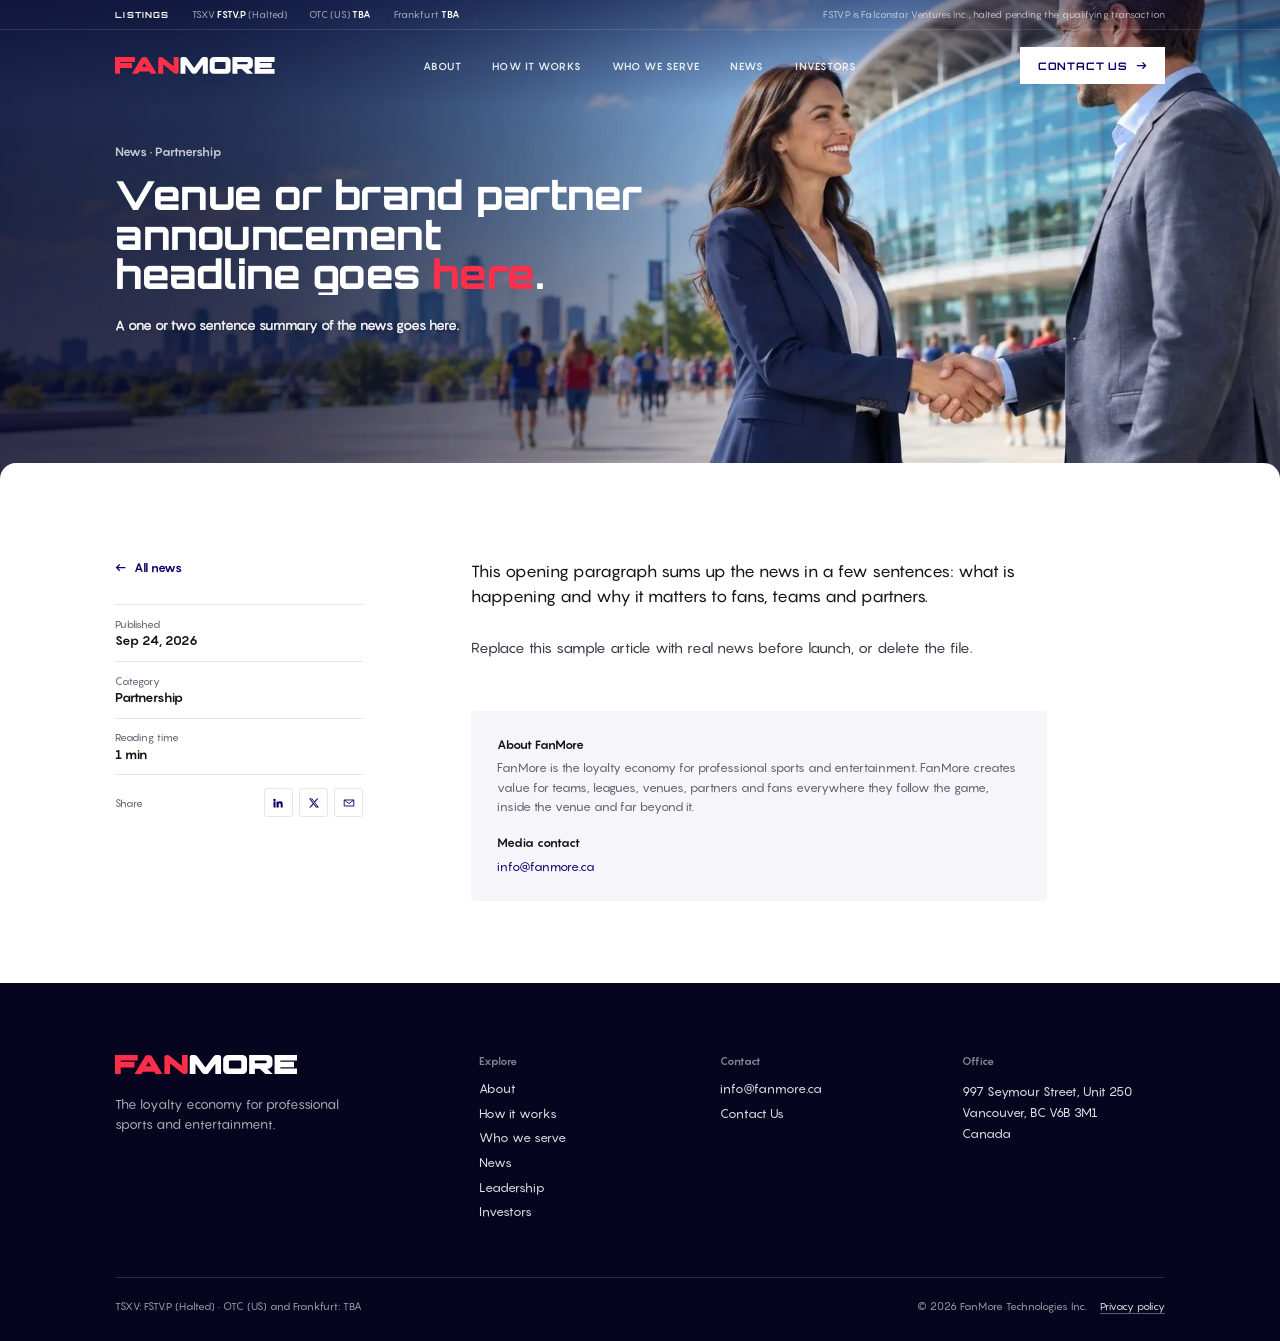
<file: news/sample-partner-announcement/index.html>
<!DOCTYPE html><html lang="en-CA"><head><meta charset="utf-8"><meta name="viewport" content="width=device-width, initial-scale=1, viewport-fit=cover"><script>
  (function () {
    const d = document.documentElement;
    d.classList.add('js');
    function fit() {
      const w = innerWidth;
      let z = w >= 1024 ? Math.min(1, Math.max(0.8, Math.min(w / 1600, innerHeight / 950))) : 1;
      z = Math.round(z * 1000) / 1000;
      if (d.style.getPropertyValue('--fit') !== String(z)) d.style.setProperty('--fit', String(z));
    }
    fit();
    addEventListener('resize', fit);
  })();
</script><title>Venue or brand partner announcement headline goes here | FanMore</title><meta name="description" content="A one or two sentence summary of the news goes here."><link rel="canonical" href="https://fanmore.ca/news/sample-partner-announcement/"><meta name="robots" content="noindex, follow"><meta property="og:type" content="article"><meta property="og:site_name" content="FanMore"><meta property="og:title" content="Venue or brand partner announcement headline goes here | FanMore"><meta property="og:description" content="A one or two sentence summary of the news goes here."><meta property="og:url" content="https://fanmore.ca/news/sample-partner-announcement/"><meta property="og:image" content="https://fanmore.ca/_astro/sample-hero.DYQocUBL.jpg"><meta property="og:image:alt" content="Fans walking to the venue on game day"><meta property="og:locale" content="en_CA"><meta property="article:published_time" content="2026-09-24T00:00:00.000Z"><meta name="twitter:card" content="summary_large_image"><meta name="twitter:title" content="Venue or brand partner announcement headline goes here | FanMore"><meta name="twitter:description" content="A one or two sentence summary of the news goes here."><meta name="twitter:image" content="https://fanmore.ca/_astro/sample-hero.DYQocUBL.jpg"><script type="application/ld+json">{"@context":"https://schema.org","@type":"Organization","name":"FanMore","legalName":"FanMore Technologies Inc.","url":"https://fanmore.ca/","logo":"https://fanmore.ca/apple-touch-icon.png","email":"info@fanmore.ca","foundingDate":"2024","description":"FanMore creates value for teams, leagues, venues, partners and fans everywhere they follow the game, inside the venue and far beyond it.","address":{"@type":"PostalAddress","streetAddress":"997 Seymour Street, Unit 250","addressLocality":"Vancouver","addressRegion":"BC","postalCode":"V6B 3M1","addressCountry":"CA"}}</script><meta name="theme-color" content="#0A006B"><link rel="icon" href="../../favicon.ico" sizes="any"><link rel="icon" href="../../favicon.svg" type="image/svg+xml"><link rel="apple-touch-icon" href="../../apple-touch-icon.png"><link rel="sitemap" href="../../sitemap-index.xml"><!-- The fonts used above the fold, fetched alongside the CSS instead of after it. --><link rel="preload" href="../../fonts/orbitron-800.woff2" as="font" type="font/woff2" crossorigin><link rel="preload" href="../../fonts/pangram-regular.woff2" as="font" type="font/woff2" crossorigin><link rel="preload" href="../../fonts/pangram-bold.woff2" as="font" type="font/woff2" crossorigin><link rel="stylesheet" href="../../_astro/_astro_assets.BNHtuksq.css"><link rel="stylesheet" href="../../_astro/PageHero.CyjhqQXk.css"><link rel="stylesheet" href="../../_astro/_slug_.D-X0YTuj.css"><script type="module" src="../../_astro/page.BsuiZEAU.js"></script></head><body><a class="skip-link" href="#main">Skip to content</a><header class="site-header" data-astro-cid-vwn3tmth><div class="lst" data-astro-cid-vwn3tmth><span class="lst__label" data-astro-cid-vwn3tmth>Listings</span><span data-astro-cid-vwn3tmth>TSXV <b data-astro-cid-vwn3tmth>FSTV.P</b><span class="lst__note" data-astro-cid-vwn3tmth> (Halted)</span></span><span data-astro-cid-vwn3tmth>OTC (US) <b data-astro-cid-vwn3tmth>TBA</b></span><span data-astro-cid-vwn3tmth>Frankfurt <b data-astro-cid-vwn3tmth>TBA</b></span><span class="lst__foot" data-astro-cid-vwn3tmth>FSTV.P is Falconstar Ventures Inc., halted pending the qualifying transaction</span></div><div class="tn" data-astro-cid-vwn3tmth><a class="tn__logo" href="../../index.html" aria-label="FanMore home" data-astro-cid-vwn3tmth><svg role="img" aria-label="FanMore" viewBox="36 -656 6232 656" xmlns="http://www.w3.org/2000/svg"><g transform="scale(1,-1)"><g fill="#FF2E49"><path d="M701 423H232V465H813V656H36V0H232V231H701Z"></path><path transform="translate(674 0)" d="M754 0H988L620 615Q593 642 562 649Q531 656 507 656Q483 656 452 649Q421 642 394 615L26 0H260L311 85H702ZM507 416 593 271H420Z"></path><path transform="translate(1688 0)" d="M637 41Q663 19 680.5 9.5Q698 0 708 0H777Q783 0 792.5 8.5Q802 17 811 28.5Q820 40 826.5 52.5Q833 65 833 73V656H637V291L232 615Q179 656 161 656H92Q86 656 76.5 648.5Q67 641 58 629.5Q49 618 42.5 605.5Q36 593 36 583V0H232V363Z"></path></g><g fill="currentColor"><path transform="translate(2557 0)" d="M676 41Q650 19 633 9.5Q616 0 606 0H535Q525 0 508 9.5Q491 19 465 41L232 360V0H36V583Q36 593 42.5 605.5Q49 618 58 629.5Q67 641 76.5 648.5Q86 656 92 656H216Q234 656 287 615L570 230L854 615Q907 656 925 656H1049Q1055 656 1064.5 648.5Q1074 641 1083 629.5Q1092 618 1098.5 605.5Q1105 593 1105 583V0H909V360Z"></path><path transform="translate(3698 0)" d="M36 495V161Q36 124 50 94.5Q64 65 87 44Q110 23 140.5 11.5Q171 0 204 0H684Q717 0 747.5 11.5Q778 23 801 44Q824 65 838 94.5Q852 124 852 161V495Q852 532 838 561.5Q824 591 801 612Q778 633 747.5 644.5Q717 656 684 656H204Q171 656 140.5 644.5Q110 633 87 612Q64 591 50 561.5Q36 532 36 495ZM265 465H623Q635 463 644.5 455Q654 447 656 439V219Q656 210 645.5 201.5Q635 193 623 191H265Q253 193 242.5 201.5Q232 210 232 219V439Q234 447 243.5 455Q253 463 265 465Z"></path><path transform="translate(4586 0)" d="M598 0H847L655 184Q690 184 722.5 195Q755 206 779.5 227Q804 248 818.5 277.5Q833 307 833 344V495Q833 532 819 561.5Q805 591 782 612Q759 633 728.5 644.5Q698 656 665 656H36V0H231V184H399ZM604 465Q616 463 625.5 455Q635 447 637 439V404Q637 395 626.5 386.5Q616 378 604 376H231V465Z"></path><path transform="translate(5455 0)" d="M701 423H232V465H813V656H36V0H813V191H232V233H701Z"></path></g></g></svg></a><nav aria-label="Main" data-astro-cid-vwn3tmth><ul role="list" data-astro-cid-vwn3tmth><li data-astro-cid-vwn3tmth><a href="../../about/index.html" data-astro-cid-vwn3tmth>About</a></li><li data-astro-cid-vwn3tmth><a href="../../index.html#how" data-astro-cid-vwn3tmth>How it works</a></li><li data-astro-cid-vwn3tmth><a href="../../index.html#serve" data-astro-cid-vwn3tmth>Who we serve</a></li><li data-astro-cid-vwn3tmth><a href="../../news/index.html" aria-current="page" data-astro-cid-vwn3tmth>News</a></li><li data-astro-cid-vwn3tmth><a href="../../investors/index.html" data-astro-cid-vwn3tmth>Investors</a></li></ul></nav><a class="btn btn--white tn__cta" href="../../index.html#contact" data-contact data-astro-cid-vwn3tmth>Contact Us<svg class="btn__arrow" viewBox="0 0 14 14" fill="none" stroke="currentColor" stroke-width="1.6" aria-hidden="true"><path d="M1 7h11M8 3l4 4-4 4"></path></svg></a><button class="tn__menu" type="button" aria-label="Open menu" aria-haspopup="dialog" aria-expanded="false" aria-controls="mobile-menu" data-menu-open data-astro-cid-vwn3tmth><i data-astro-cid-vwn3tmth></i></button></div></header><main id="main" tabindex="-1"><section class="ph" id="top" aria-label="Introduction" data-hero data-astro-cid-go5p37na><div class="ph__media" data-astro-cid-go5p37na><img src="../../_astro/sample-hero.DYQocUBL_259KNq.webp" srcset="../../_astro/sample-hero.DYQocUBL_13gwvd.webp 768w, ../../_astro/sample-hero.DYQocUBL_5MncH.webp 1152w, ../../_astro/sample-hero.DYQocUBL_259KNq.webp 1536w" alt="Fans walking to the venue on game day" sizes="100vw" loading="eager" fetchpriority="high" decoding="async" data-astro-cid-go5p37na="true" width="1536" height="864"></div><div class="ph__shade" aria-hidden="true" data-astro-cid-go5p37na></div><div class="ph__dim" aria-hidden="true" data-astro-cid-go5p37na></div><div class="ph__content" data-astro-cid-go5p37na><p class="ph__kicker" data-astro-cid-go5p37na><a href="../../news/index.html" data-astro-cid-go5p37na>News</a> · Partnership</p><h1 class="ph__long" data-astro-cid-go5p37na><span class="ph__line" data-astro-cid-go5p37na><span data-astro-cid-go5p37na>Venue or brand partner</span></span> <span class="ph__line" data-astro-cid-go5p37na><span data-astro-cid-go5p37na>announcement headline goes <em data-astro-cid-go5p37na>here</em>.</span></span></h1><p class="ph__lede" data-astro-cid-go5p37na>A one or two sentence summary of the news goes here.</p></div></section><section class="sheet sheet--first ar" id="article" aria-label="Article" data-astro-cid-hqq7p32a><div class="sheet__grid" data-astro-cid-hqq7p32a><div class="ar__meta rise" data-reveal data-astro-cid-hqq7p32a><a class="ar__back" href="../../news/index.html" data-astro-cid-hqq7p32a><svg viewBox="0 0 14 14" fill="none" stroke="currentColor" stroke-width="1.6" aria-hidden="true"><path d="M13 7H2M6 3L2 7l4 4"></path></svg>All news</a><dl data-astro-cid-hqq7p32a><div data-astro-cid-hqq7p32a><dt data-astro-cid-hqq7p32a>Published</dt><dd data-astro-cid-hqq7p32a><time datetime="2026-09-24" data-astro-cid-hqq7p32a>Sep 24, 2026</time></dd></div><div data-astro-cid-hqq7p32a><dt data-astro-cid-hqq7p32a>Category</dt><dd data-astro-cid-hqq7p32a>Partnership</dd></div><div data-astro-cid-hqq7p32a><dt data-astro-cid-hqq7p32a>Reading time</dt><dd data-astro-cid-hqq7p32a>1 min</dd></div></dl><div class="ar__share" data-astro-cid-hqq7p32a><span data-astro-cid-hqq7p32a>Share</span><div data-astro-cid-hqq7p32a><a href="https://www.linkedin.com/sharing/share-offsite/?url=https%3A%2F%2Ffanmore.ca%2Fnews%2Fsample-partner-announcement%2F" aria-label="Share on LinkedIn" target="_blank" rel="noopener" data-astro-cid-hqq7p32a><svg viewBox="0 0 24 24" fill="currentColor" aria-hidden="true"><path d="M4.98 3.5a2.5 2.5 0 1 1 0 5 2.5 2.5 0 0 1 0-5zM3 9h4v12H3zM9 9h3.8v1.7h.05c.53-1 1.83-2.05 3.77-2.05 4.03 0 4.78 2.65 4.78 6.1V21h-4v-5.6c0-1.34-.02-3.06-1.86-3.06-1.87 0-2.15 1.46-2.15 2.96V21H9z"></path></svg></a><a href="https://x.com/intent/post?url=https%3A%2F%2Ffanmore.ca%2Fnews%2Fsample-partner-announcement%2F&amp;text=Venue%20or%20brand%20partner%20announcement%20headline%20goes%20here" aria-label="Share on X" target="_blank" rel="noopener" data-astro-cid-hqq7p32a><svg viewBox="0 0 24 24" fill="currentColor" aria-hidden="true"><path d="M17.75 3h3.07l-6.7 7.66L22 21h-6.17l-4.83-6.32L5.47 21H2.4l7.17-8.2L2 3h6.33l4.37 5.78zm-1.08 16.2h1.7L7.4 4.73H5.58z"></path></svg></a><a href="mailto:?subject=Venue%20or%20brand%20partner%20announcement%20headline%20goes%20here&amp;body=https%3A%2F%2Ffanmore.ca%2Fnews%2Fsample-partner-announcement%2F" aria-label="Share by email" rel="noopener" data-astro-cid-hqq7p32a><svg viewBox="0 0 20 20" fill="none" stroke="currentColor" stroke-width="1.5" aria-hidden="true"><path d="M2 5h16v10H2z"></path><path d="M2 5l8 6 8-6"></path></svg></a></div></div></div><article class="ar__body" data-astro-cid-hqq7p32a><p class="rise" data-reveal="">This opening paragraph sums up the news in a few sentences: what is happening and why it matters to fans, teams and partners.</p>
<p class="rise" data-reveal="">Replace this sample article with real news before launch, or delete the file.</p>
<div class="ar__box rise" data-reveal data-astro-cid-hqq7p32a><h2 data-astro-cid-hqq7p32a>About FanMore</h2><p data-astro-cid-hqq7p32a>FanMore is the loyalty economy for professional sports and entertainment. FanMore creates value for teams, leagues, venues, partners and fans everywhere they follow the game, inside the venue and far beyond it.</p><h2 data-astro-cid-hqq7p32a>Media contact</h2><p data-astro-cid-hqq7p32a><a href="mailto:info@fanmore.ca" data-astro-cid-hqq7p32a>info@fanmore.ca</a></p></div></article></div></section></main><footer class="ft" data-astro-cid-oenwriqq><div class="ft__grid" data-astro-cid-oenwriqq><div class="ft__brand" data-astro-cid-oenwriqq><a class="ft__logo" href="../../index.html" aria-label="FanMore home" data-astro-cid-oenwriqq><svg role="img" aria-label="FanMore" viewBox="36 -656 6232 656" xmlns="http://www.w3.org/2000/svg"><g transform="scale(1,-1)"><g fill="#FF2E49"><path d="M701 423H232V465H813V656H36V0H232V231H701Z"></path><path transform="translate(674 0)" d="M754 0H988L620 615Q593 642 562 649Q531 656 507 656Q483 656 452 649Q421 642 394 615L26 0H260L311 85H702ZM507 416 593 271H420Z"></path><path transform="translate(1688 0)" d="M637 41Q663 19 680.5 9.5Q698 0 708 0H777Q783 0 792.5 8.5Q802 17 811 28.5Q820 40 826.5 52.5Q833 65 833 73V656H637V291L232 615Q179 656 161 656H92Q86 656 76.5 648.5Q67 641 58 629.5Q49 618 42.5 605.5Q36 593 36 583V0H232V363Z"></path></g><g fill="currentColor"><path transform="translate(2557 0)" d="M676 41Q650 19 633 9.5Q616 0 606 0H535Q525 0 508 9.5Q491 19 465 41L232 360V0H36V583Q36 593 42.5 605.5Q49 618 58 629.5Q67 641 76.5 648.5Q86 656 92 656H216Q234 656 287 615L570 230L854 615Q907 656 925 656H1049Q1055 656 1064.5 648.5Q1074 641 1083 629.5Q1092 618 1098.5 605.5Q1105 593 1105 583V0H909V360Z"></path><path transform="translate(3698 0)" d="M36 495V161Q36 124 50 94.5Q64 65 87 44Q110 23 140.5 11.5Q171 0 204 0H684Q717 0 747.5 11.5Q778 23 801 44Q824 65 838 94.5Q852 124 852 161V495Q852 532 838 561.5Q824 591 801 612Q778 633 747.5 644.5Q717 656 684 656H204Q171 656 140.5 644.5Q110 633 87 612Q64 591 50 561.5Q36 532 36 495ZM265 465H623Q635 463 644.5 455Q654 447 656 439V219Q656 210 645.5 201.5Q635 193 623 191H265Q253 193 242.5 201.5Q232 210 232 219V439Q234 447 243.5 455Q253 463 265 465Z"></path><path transform="translate(4586 0)" d="M598 0H847L655 184Q690 184 722.5 195Q755 206 779.5 227Q804 248 818.5 277.5Q833 307 833 344V495Q833 532 819 561.5Q805 591 782 612Q759 633 728.5 644.5Q698 656 665 656H36V0H231V184H399ZM604 465Q616 463 625.5 455Q635 447 637 439V404Q637 395 626.5 386.5Q616 378 604 376H231V465Z"></path><path transform="translate(5455 0)" d="M701 423H232V465H813V656H36V0H813V191H232V233H701Z"></path></g></g></svg></a><p data-astro-cid-oenwriqq>The loyalty economy for professional sports and entertainment.</p></div><nav class="ft__col" aria-labelledby="ft-explore" data-astro-cid-oenwriqq><p id="ft-explore" data-astro-cid-oenwriqq>Explore</p><ul role="list" data-astro-cid-oenwriqq><li data-astro-cid-oenwriqq><a href="../../about/index.html" data-astro-cid-oenwriqq>About</a></li><li data-astro-cid-oenwriqq><a href="../../index.html#how" data-astro-cid-oenwriqq>How it works</a></li><li data-astro-cid-oenwriqq><a href="../../index.html#serve" data-astro-cid-oenwriqq>Who we serve</a></li><li data-astro-cid-oenwriqq><a href="../../news/index.html" data-astro-cid-oenwriqq>News</a></li><li data-astro-cid-oenwriqq><a href="../../about/index.html#leadership" data-astro-cid-oenwriqq>Leadership</a></li><li data-astro-cid-oenwriqq><a href="../../investors/index.html" data-astro-cid-oenwriqq>Investors</a></li></ul></nav><div class="ft__col" data-astro-cid-oenwriqq><p data-astro-cid-oenwriqq>Contact</p><ul role="list" data-astro-cid-oenwriqq><li data-astro-cid-oenwriqq><a href="mailto:info@fanmore.ca" data-astro-cid-oenwriqq>info@fanmore.ca</a></li><li data-astro-cid-oenwriqq><a href="../../index.html#contact" data-contact data-astro-cid-oenwriqq>Contact Us</a></li></ul></div><div class="ft__col" data-astro-cid-oenwriqq><p data-astro-cid-oenwriqq>Office</p><address data-astro-cid-oenwriqq>997 Seymour Street, Unit 250<br data-astro-cid-oenwriqq>Vancouver, BC V6B 3M1<br data-astro-cid-oenwriqq>Canada</address></div></div><div class="ft__bottom" data-astro-cid-oenwriqq><span data-astro-cid-oenwriqq>TSXV: FSTV.P (Halted) · OTC (US) and Frankfurt: TBA</span><span data-astro-cid-oenwriqq>© 2026 FanMore Technologies Inc. <a href="../../privacy/index.html" data-astro-cid-oenwriqq>Privacy policy</a></span></div></footer><dialog id="mobile-menu" class="mm" aria-label="Menu" data-astro-cid-imidouvt><!-- Focus lands here on open: a link inside the sliding sheet would make iPhone Safari scroll the sheet to it, which made the menu jump. --><span class="mm__start" tabindex="-1" autofocus data-astro-cid-imidouvt></span><div class="mm__bg" data-dialog-close data-astro-cid-imidouvt></div><div class="mm__panel" data-astro-cid-imidouvt><nav aria-label="Mobile" data-astro-cid-imidouvt><a href="../../about/index.html" data-astro-cid-imidouvt><svg class="shape shape--chevron mm__mark" viewBox="0 0 384 308" fill="currentColor" aria-hidden="true"><path d="M0 0L154 154L0 308L230 308L384 154L230 0Z"></path></svg><span data-astro-cid-imidouvt>About</span></a><a href="../../index.html#how" data-astro-cid-imidouvt><svg class="shape shape--chevron mm__mark" viewBox="0 0 384 308" fill="currentColor" aria-hidden="true"><path d="M0 0L154 154L0 308L230 308L384 154L230 0Z"></path></svg><span data-astro-cid-imidouvt>How it works</span></a><a href="../../index.html#serve" data-astro-cid-imidouvt><svg class="shape shape--chevron mm__mark" viewBox="0 0 384 308" fill="currentColor" aria-hidden="true"><path d="M0 0L154 154L0 308L230 308L384 154L230 0Z"></path></svg><span data-astro-cid-imidouvt>Who we serve</span></a><a href="../../news/index.html" data-astro-cid-imidouvt><svg class="shape shape--chevron mm__mark" viewBox="0 0 384 308" fill="currentColor" aria-hidden="true"><path d="M0 0L154 154L0 308L230 308L384 154L230 0Z"></path></svg><span data-astro-cid-imidouvt>News</span></a><a href="../../investors/index.html" data-astro-cid-imidouvt><svg class="shape shape--chevron mm__mark" viewBox="0 0 384 308" fill="currentColor" aria-hidden="true"><path d="M0 0L154 154L0 308L230 308L384 154L230 0Z"></path></svg><span data-astro-cid-imidouvt>Investors</span></a></nav><a class="btn btn--white mm__cta" href="../../index.html#contact" data-contact data-astro-cid-imidouvt>Contact Us<svg class="btn__arrow" viewBox="0 0 14 14" fill="none" stroke="currentColor" stroke-width="1.6" aria-hidden="true"><path d="M1 7h11M8 3l4 4-4 4"></path></svg></a><button class="mm__close" type="button" data-dialog-close aria-label="Close menu" data-astro-cid-imidouvt><svg viewBox="0 0 16 16" fill="none" stroke="currentColor" stroke-width="1.6" aria-hidden="true"><path d="M3 3l10 10M13 3L3 13"></path></svg></button></div></dialog><dialog id="contact-dialog" class="cm" aria-labelledby="cm-title" data-astro-cid-7otk5typ><div class="cm__bg" data-dialog-close data-astro-cid-7otk5typ></div><div class="cm__panel" data-astro-cid-7otk5typ><div class="cm__head" data-astro-cid-7otk5typ><h2 id="cm-title" data-astro-cid-7otk5typ>Contact us</h2><button class="cm__close" type="button" aria-label="Close" data-dialog-close data-astro-cid-7otk5typ><svg viewBox="0 0 16 16" fill="none" stroke="currentColor" stroke-width="1.6" aria-hidden="true"><path d="M3 3l10 10M13 3L3 13"></path></svg></button></div><p class="cm__lede" data-astro-cid-7otk5typ>Questions about partnerships, investing or the platform? Send us a note.</p><form class="cf" data-form method="post" data-demo data-success="Thank you! We’ll be in touch soon." data-error="Sorry, your message didn’t send. Please try again, or email info@fanmore.ca." data-astro-cid-2bgq7omz><div class="cf__row" data-astro-cid-2bgq7omz><div class="cf__field" data-astro-cid-2bgq7omz><label for="cf-name" data-astro-cid-2bgq7omz>Name</label><input id="cf-name" name="name" type="text" autocomplete="name" placeholder="Your full name" required data-validate aria-describedby="cf-name-err" data-astro-cid-2bgq7omz><p class="cf__err" id="cf-name-err" data-error-for="name" hidden data-astro-cid-2bgq7omz></p></div><div class="cf__field" data-astro-cid-2bgq7omz><label for="cf-email" data-astro-cid-2bgq7omz>Email</label><input id="cf-email" name="email" type="email" autocomplete="email" placeholder="you@company.com" required data-validate aria-describedby="cf-email-err" data-astro-cid-2bgq7omz><p class="cf__err" id="cf-email-err" data-error-for="email" hidden data-astro-cid-2bgq7omz></p></div></div><div class="cf__field" data-astro-cid-2bgq7omz><label for="cf-role" data-astro-cid-2bgq7omz>I am a</label><select id="cf-role" name="role" data-astro-cid-2bgq7omz><option value="" data-astro-cid-2bgq7omz>Select one</option><option data-astro-cid-2bgq7omz>Sports fan</option><option data-astro-cid-2bgq7omz>Team / league representative</option><option data-astro-cid-2bgq7omz>Partner / brand</option><option data-astro-cid-2bgq7omz>Investor</option><option data-astro-cid-2bgq7omz>Press / media</option><option data-astro-cid-2bgq7omz>Other</option></select></div><div class="cf__field cf__field--msg" data-astro-cid-2bgq7omz><label for="cf-msg" data-astro-cid-2bgq7omz>Message</label><textarea id="cf-msg" name="message" rows="4" placeholder="How can we help?" required data-validate aria-describedby="cf-msg-err" data-astro-cid-2bgq7omz></textarea><p class="cf__err" id="cf-msg-err" data-error-for="message" hidden data-astro-cid-2bgq7omz></p></div><!-- Spam trap: hidden from people, irresistible to bots. --><div class="cf__trap" aria-hidden="true" data-astro-cid-2bgq7omz><label for="cf-company" data-astro-cid-2bgq7omz>Company website</label><input id="cf-company" name="company_website" type="text" tabindex="-1" autocomplete="off" data-honeypot data-astro-cid-2bgq7omz></div><button class="btn btn--navy cf__submit" type="submit" data-astro-cid-2bgq7omz>Send message<svg class="btn__arrow" viewBox="0 0 14 14" fill="none" stroke="currentColor" stroke-width="1.6" aria-hidden="true"><path d="M1 7h11M8 3l4 4-4 4"></path></svg></button><p class="cf__status" role="status" aria-live="polite" data-form-status data-astro-cid-2bgq7omz></p></form></div></dialog><script type="module" src="../../_astro/BaseLayout.astro_astro_type_script_index_0_lang.9NdhyhBV.js"></script></body></html>
</file>
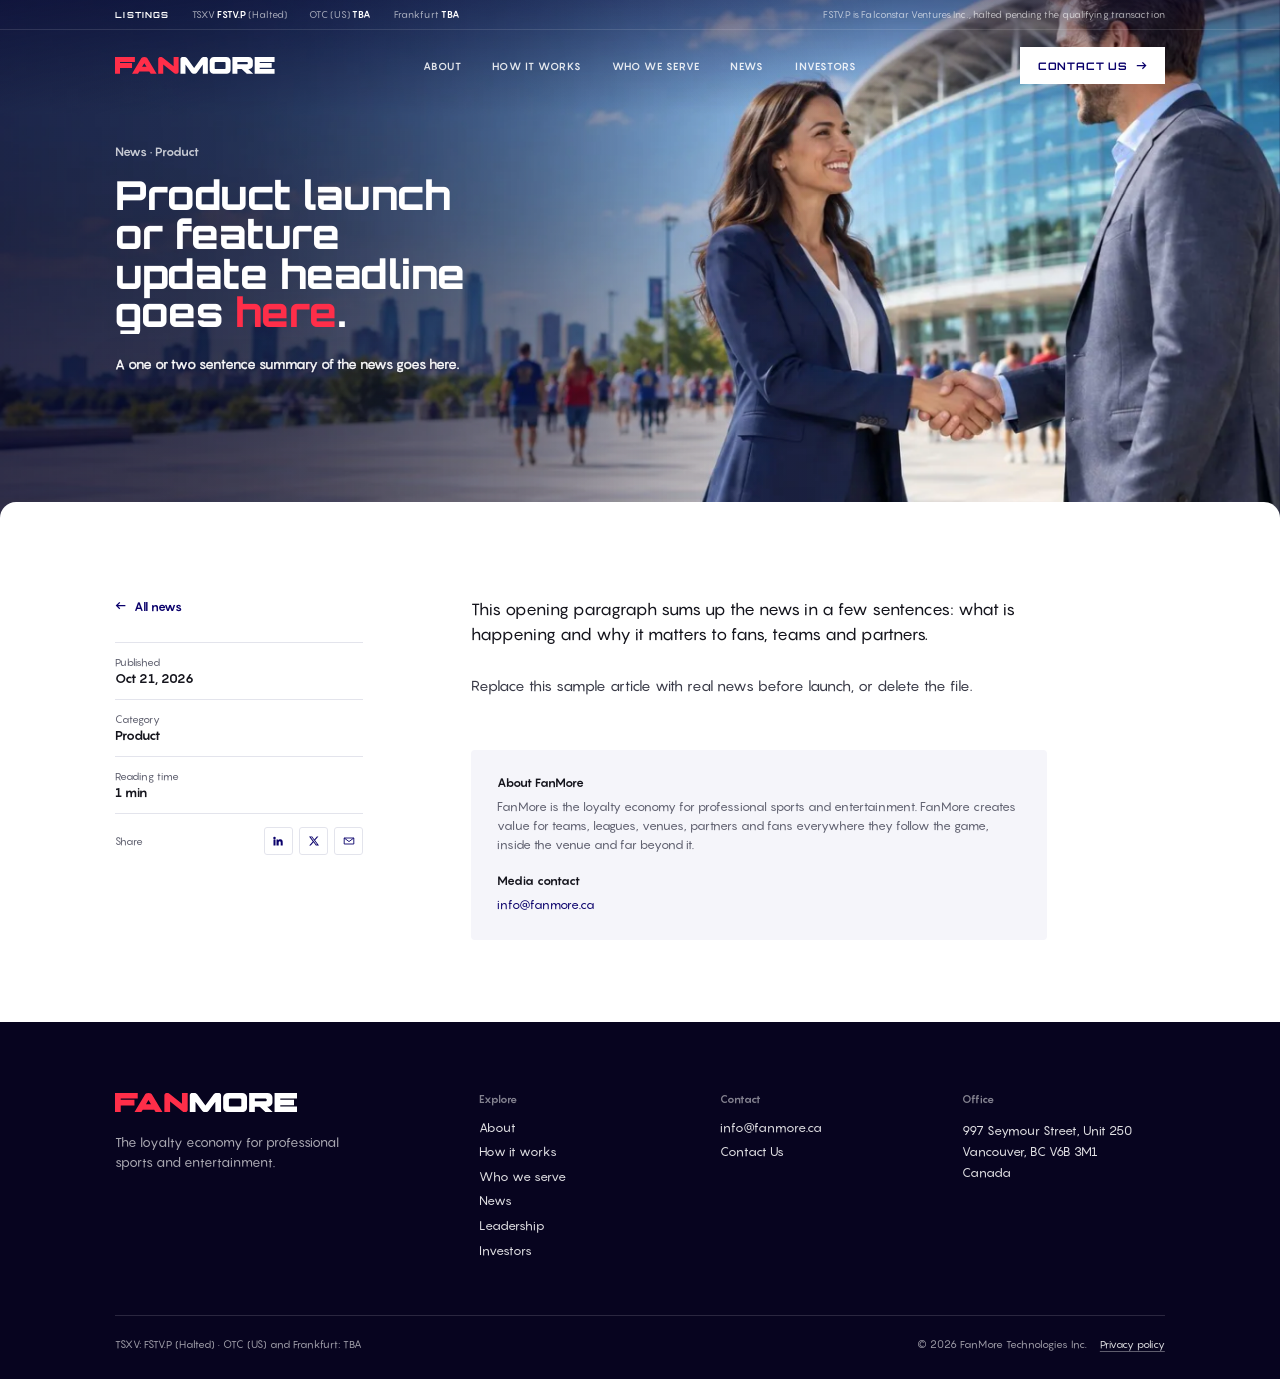
<file: news/sample-product-update/index.html>
<!DOCTYPE html><html lang="en-CA"><head><meta charset="utf-8"><meta name="viewport" content="width=device-width, initial-scale=1, viewport-fit=cover"><script>
  (function () {
    const d = document.documentElement;
    d.classList.add('js');
    function fit() {
      const w = innerWidth;
      let z = w >= 1024 ? Math.min(1, Math.max(0.8, Math.min(w / 1600, innerHeight / 950))) : 1;
      z = Math.round(z * 1000) / 1000;
      if (d.style.getPropertyValue('--fit') !== String(z)) d.style.setProperty('--fit', String(z));
    }
    fit();
    addEventListener('resize', fit);
  })();
</script><title>Product launch or feature update headline goes here | FanMore</title><meta name="description" content="A one or two sentence summary of the news goes here."><link rel="canonical" href="https://fanmore.ca/news/sample-product-update/"><meta name="robots" content="noindex, follow"><meta property="og:type" content="article"><meta property="og:site_name" content="FanMore"><meta property="og:title" content="Product launch or feature update headline goes here | FanMore"><meta property="og:description" content="A one or two sentence summary of the news goes here."><meta property="og:url" content="https://fanmore.ca/news/sample-product-update/"><meta property="og:image" content="https://fanmore.ca/_astro/sample-hero.DYQocUBL.jpg"><meta property="og:image:alt" content="Fans walking to the venue on game day"><meta property="og:locale" content="en_CA"><meta property="article:published_time" content="2026-10-21T00:00:00.000Z"><meta name="twitter:card" content="summary_large_image"><meta name="twitter:title" content="Product launch or feature update headline goes here | FanMore"><meta name="twitter:description" content="A one or two sentence summary of the news goes here."><meta name="twitter:image" content="https://fanmore.ca/_astro/sample-hero.DYQocUBL.jpg"><script type="application/ld+json">{"@context":"https://schema.org","@type":"Organization","name":"FanMore","legalName":"FanMore Technologies Inc.","url":"https://fanmore.ca/","logo":"https://fanmore.ca/apple-touch-icon.png","email":"info@fanmore.ca","foundingDate":"2024","description":"FanMore creates value for teams, leagues, venues, partners and fans everywhere they follow the game, inside the venue and far beyond it.","address":{"@type":"PostalAddress","streetAddress":"997 Seymour Street, Unit 250","addressLocality":"Vancouver","addressRegion":"BC","postalCode":"V6B 3M1","addressCountry":"CA"}}</script><meta name="theme-color" content="#0A006B"><link rel="icon" href="../../favicon.ico" sizes="any"><link rel="icon" href="../../favicon.svg" type="image/svg+xml"><link rel="apple-touch-icon" href="../../apple-touch-icon.png"><link rel="sitemap" href="../../sitemap-index.xml"><!-- The fonts used above the fold, fetched alongside the CSS instead of after it. --><link rel="preload" href="../../fonts/orbitron-800.woff2" as="font" type="font/woff2" crossorigin><link rel="preload" href="../../fonts/pangram-regular.woff2" as="font" type="font/woff2" crossorigin><link rel="preload" href="../../fonts/pangram-bold.woff2" as="font" type="font/woff2" crossorigin><link rel="stylesheet" href="../../_astro/_astro_assets.BNHtuksq.css"><link rel="stylesheet" href="../../_astro/PageHero.CyjhqQXk.css"><link rel="stylesheet" href="../../_astro/_slug_.D-X0YTuj.css"><script type="module" src="../../_astro/page.BsuiZEAU.js"></script></head><body><a class="skip-link" href="#main">Skip to content</a><header class="site-header" data-astro-cid-vwn3tmth><div class="lst" data-astro-cid-vwn3tmth><span class="lst__label" data-astro-cid-vwn3tmth>Listings</span><span data-astro-cid-vwn3tmth>TSXV <b data-astro-cid-vwn3tmth>FSTV.P</b><span class="lst__note" data-astro-cid-vwn3tmth> (Halted)</span></span><span data-astro-cid-vwn3tmth>OTC (US) <b data-astro-cid-vwn3tmth>TBA</b></span><span data-astro-cid-vwn3tmth>Frankfurt <b data-astro-cid-vwn3tmth>TBA</b></span><span class="lst__foot" data-astro-cid-vwn3tmth>FSTV.P is Falconstar Ventures Inc., halted pending the qualifying transaction</span></div><div class="tn" data-astro-cid-vwn3tmth><a class="tn__logo" href="../../index.html" aria-label="FanMore home" data-astro-cid-vwn3tmth><svg role="img" aria-label="FanMore" viewBox="36 -656 6232 656" xmlns="http://www.w3.org/2000/svg"><g transform="scale(1,-1)"><g fill="#FF2E49"><path d="M701 423H232V465H813V656H36V0H232V231H701Z"></path><path transform="translate(674 0)" d="M754 0H988L620 615Q593 642 562 649Q531 656 507 656Q483 656 452 649Q421 642 394 615L26 0H260L311 85H702ZM507 416 593 271H420Z"></path><path transform="translate(1688 0)" d="M637 41Q663 19 680.5 9.5Q698 0 708 0H777Q783 0 792.5 8.5Q802 17 811 28.5Q820 40 826.5 52.5Q833 65 833 73V656H637V291L232 615Q179 656 161 656H92Q86 656 76.5 648.5Q67 641 58 629.5Q49 618 42.5 605.5Q36 593 36 583V0H232V363Z"></path></g><g fill="currentColor"><path transform="translate(2557 0)" d="M676 41Q650 19 633 9.5Q616 0 606 0H535Q525 0 508 9.5Q491 19 465 41L232 360V0H36V583Q36 593 42.5 605.5Q49 618 58 629.5Q67 641 76.5 648.5Q86 656 92 656H216Q234 656 287 615L570 230L854 615Q907 656 925 656H1049Q1055 656 1064.5 648.5Q1074 641 1083 629.5Q1092 618 1098.5 605.5Q1105 593 1105 583V0H909V360Z"></path><path transform="translate(3698 0)" d="M36 495V161Q36 124 50 94.5Q64 65 87 44Q110 23 140.5 11.5Q171 0 204 0H684Q717 0 747.5 11.5Q778 23 801 44Q824 65 838 94.5Q852 124 852 161V495Q852 532 838 561.5Q824 591 801 612Q778 633 747.5 644.5Q717 656 684 656H204Q171 656 140.5 644.5Q110 633 87 612Q64 591 50 561.5Q36 532 36 495ZM265 465H623Q635 463 644.5 455Q654 447 656 439V219Q656 210 645.5 201.5Q635 193 623 191H265Q253 193 242.5 201.5Q232 210 232 219V439Q234 447 243.5 455Q253 463 265 465Z"></path><path transform="translate(4586 0)" d="M598 0H847L655 184Q690 184 722.5 195Q755 206 779.5 227Q804 248 818.5 277.5Q833 307 833 344V495Q833 532 819 561.5Q805 591 782 612Q759 633 728.5 644.5Q698 656 665 656H36V0H231V184H399ZM604 465Q616 463 625.5 455Q635 447 637 439V404Q637 395 626.5 386.5Q616 378 604 376H231V465Z"></path><path transform="translate(5455 0)" d="M701 423H232V465H813V656H36V0H813V191H232V233H701Z"></path></g></g></svg></a><nav aria-label="Main" data-astro-cid-vwn3tmth><ul role="list" data-astro-cid-vwn3tmth><li data-astro-cid-vwn3tmth><a href="../../about/index.html" data-astro-cid-vwn3tmth>About</a></li><li data-astro-cid-vwn3tmth><a href="../../index.html#how" data-astro-cid-vwn3tmth>How it works</a></li><li data-astro-cid-vwn3tmth><a href="../../index.html#serve" data-astro-cid-vwn3tmth>Who we serve</a></li><li data-astro-cid-vwn3tmth><a href="../../news/index.html" aria-current="page" data-astro-cid-vwn3tmth>News</a></li><li data-astro-cid-vwn3tmth><a href="../../investors/index.html" data-astro-cid-vwn3tmth>Investors</a></li></ul></nav><a class="btn btn--white tn__cta" href="../../index.html#contact" data-contact data-astro-cid-vwn3tmth>Contact Us<svg class="btn__arrow" viewBox="0 0 14 14" fill="none" stroke="currentColor" stroke-width="1.6" aria-hidden="true"><path d="M1 7h11M8 3l4 4-4 4"></path></svg></a><button class="tn__menu" type="button" aria-label="Open menu" aria-haspopup="dialog" aria-expanded="false" aria-controls="mobile-menu" data-menu-open data-astro-cid-vwn3tmth><i data-astro-cid-vwn3tmth></i></button></div></header><main id="main" tabindex="-1"><section class="ph" id="top" aria-label="Introduction" data-hero data-astro-cid-go5p37na><div class="ph__media" data-astro-cid-go5p37na><img src="../../_astro/sample-hero.DYQocUBL_259KNq.webp" srcset="../../_astro/sample-hero.DYQocUBL_13gwvd.webp 768w, ../../_astro/sample-hero.DYQocUBL_5MncH.webp 1152w, ../../_astro/sample-hero.DYQocUBL_259KNq.webp 1536w" alt="Fans walking to the venue on game day" sizes="100vw" loading="eager" fetchpriority="high" decoding="async" data-astro-cid-go5p37na="true" width="1536" height="864"></div><div class="ph__shade" aria-hidden="true" data-astro-cid-go5p37na></div><div class="ph__dim" aria-hidden="true" data-astro-cid-go5p37na></div><div class="ph__content" data-astro-cid-go5p37na><p class="ph__kicker" data-astro-cid-go5p37na><a href="../../news/index.html" data-astro-cid-go5p37na>News</a> · Product</p><h1 class="ph__long" data-astro-cid-go5p37na><span class="ph__line" data-astro-cid-go5p37na><span data-astro-cid-go5p37na>Product launch or feature</span></span> <span class="ph__line" data-astro-cid-go5p37na><span data-astro-cid-go5p37na>update headline goes <em data-astro-cid-go5p37na>here</em>.</span></span></h1><p class="ph__lede" data-astro-cid-go5p37na>A one or two sentence summary of the news goes here.</p></div></section><section class="sheet sheet--first ar" id="article" aria-label="Article" data-astro-cid-hqq7p32a><div class="sheet__grid" data-astro-cid-hqq7p32a><div class="ar__meta rise" data-reveal data-astro-cid-hqq7p32a><a class="ar__back" href="../../news/index.html" data-astro-cid-hqq7p32a><svg viewBox="0 0 14 14" fill="none" stroke="currentColor" stroke-width="1.6" aria-hidden="true"><path d="M13 7H2M6 3L2 7l4 4"></path></svg>All news</a><dl data-astro-cid-hqq7p32a><div data-astro-cid-hqq7p32a><dt data-astro-cid-hqq7p32a>Published</dt><dd data-astro-cid-hqq7p32a><time datetime="2026-10-21" data-astro-cid-hqq7p32a>Oct 21, 2026</time></dd></div><div data-astro-cid-hqq7p32a><dt data-astro-cid-hqq7p32a>Category</dt><dd data-astro-cid-hqq7p32a>Product</dd></div><div data-astro-cid-hqq7p32a><dt data-astro-cid-hqq7p32a>Reading time</dt><dd data-astro-cid-hqq7p32a>1 min</dd></div></dl><div class="ar__share" data-astro-cid-hqq7p32a><span data-astro-cid-hqq7p32a>Share</span><div data-astro-cid-hqq7p32a><a href="https://www.linkedin.com/sharing/share-offsite/?url=https%3A%2F%2Ffanmore.ca%2Fnews%2Fsample-product-update%2F" aria-label="Share on LinkedIn" target="_blank" rel="noopener" data-astro-cid-hqq7p32a><svg viewBox="0 0 24 24" fill="currentColor" aria-hidden="true"><path d="M4.98 3.5a2.5 2.5 0 1 1 0 5 2.5 2.5 0 0 1 0-5zM3 9h4v12H3zM9 9h3.8v1.7h.05c.53-1 1.83-2.05 3.77-2.05 4.03 0 4.78 2.65 4.78 6.1V21h-4v-5.6c0-1.34-.02-3.06-1.86-3.06-1.87 0-2.15 1.46-2.15 2.96V21H9z"></path></svg></a><a href="https://x.com/intent/post?url=https%3A%2F%2Ffanmore.ca%2Fnews%2Fsample-product-update%2F&amp;text=Product%20launch%20or%20feature%20update%20headline%20goes%20here" aria-label="Share on X" target="_blank" rel="noopener" data-astro-cid-hqq7p32a><svg viewBox="0 0 24 24" fill="currentColor" aria-hidden="true"><path d="M17.75 3h3.07l-6.7 7.66L22 21h-6.17l-4.83-6.32L5.47 21H2.4l7.17-8.2L2 3h6.33l4.37 5.78zm-1.08 16.2h1.7L7.4 4.73H5.58z"></path></svg></a><a href="mailto:?subject=Product%20launch%20or%20feature%20update%20headline%20goes%20here&amp;body=https%3A%2F%2Ffanmore.ca%2Fnews%2Fsample-product-update%2F" aria-label="Share by email" rel="noopener" data-astro-cid-hqq7p32a><svg viewBox="0 0 20 20" fill="none" stroke="currentColor" stroke-width="1.5" aria-hidden="true"><path d="M2 5h16v10H2z"></path><path d="M2 5l8 6 8-6"></path></svg></a></div></div></div><article class="ar__body" data-astro-cid-hqq7p32a><p class="rise" data-reveal="">This opening paragraph sums up the news in a few sentences: what is happening and why it matters to fans, teams and partners.</p>
<p class="rise" data-reveal="">Replace this sample article with real news before launch, or delete the file.</p>
<div class="ar__box rise" data-reveal data-astro-cid-hqq7p32a><h2 data-astro-cid-hqq7p32a>About FanMore</h2><p data-astro-cid-hqq7p32a>FanMore is the loyalty economy for professional sports and entertainment. FanMore creates value for teams, leagues, venues, partners and fans everywhere they follow the game, inside the venue and far beyond it.</p><h2 data-astro-cid-hqq7p32a>Media contact</h2><p data-astro-cid-hqq7p32a><a href="mailto:info@fanmore.ca" data-astro-cid-hqq7p32a>info@fanmore.ca</a></p></div></article></div></section></main><footer class="ft" data-astro-cid-oenwriqq><div class="ft__grid" data-astro-cid-oenwriqq><div class="ft__brand" data-astro-cid-oenwriqq><a class="ft__logo" href="../../index.html" aria-label="FanMore home" data-astro-cid-oenwriqq><svg role="img" aria-label="FanMore" viewBox="36 -656 6232 656" xmlns="http://www.w3.org/2000/svg"><g transform="scale(1,-1)"><g fill="#FF2E49"><path d="M701 423H232V465H813V656H36V0H232V231H701Z"></path><path transform="translate(674 0)" d="M754 0H988L620 615Q593 642 562 649Q531 656 507 656Q483 656 452 649Q421 642 394 615L26 0H260L311 85H702ZM507 416 593 271H420Z"></path><path transform="translate(1688 0)" d="M637 41Q663 19 680.5 9.5Q698 0 708 0H777Q783 0 792.5 8.5Q802 17 811 28.5Q820 40 826.5 52.5Q833 65 833 73V656H637V291L232 615Q179 656 161 656H92Q86 656 76.5 648.5Q67 641 58 629.5Q49 618 42.5 605.5Q36 593 36 583V0H232V363Z"></path></g><g fill="currentColor"><path transform="translate(2557 0)" d="M676 41Q650 19 633 9.5Q616 0 606 0H535Q525 0 508 9.5Q491 19 465 41L232 360V0H36V583Q36 593 42.5 605.5Q49 618 58 629.5Q67 641 76.5 648.5Q86 656 92 656H216Q234 656 287 615L570 230L854 615Q907 656 925 656H1049Q1055 656 1064.5 648.5Q1074 641 1083 629.5Q1092 618 1098.5 605.5Q1105 593 1105 583V0H909V360Z"></path><path transform="translate(3698 0)" d="M36 495V161Q36 124 50 94.5Q64 65 87 44Q110 23 140.5 11.5Q171 0 204 0H684Q717 0 747.5 11.5Q778 23 801 44Q824 65 838 94.5Q852 124 852 161V495Q852 532 838 561.5Q824 591 801 612Q778 633 747.5 644.5Q717 656 684 656H204Q171 656 140.5 644.5Q110 633 87 612Q64 591 50 561.5Q36 532 36 495ZM265 465H623Q635 463 644.5 455Q654 447 656 439V219Q656 210 645.5 201.5Q635 193 623 191H265Q253 193 242.5 201.5Q232 210 232 219V439Q234 447 243.5 455Q253 463 265 465Z"></path><path transform="translate(4586 0)" d="M598 0H847L655 184Q690 184 722.5 195Q755 206 779.5 227Q804 248 818.5 277.5Q833 307 833 344V495Q833 532 819 561.5Q805 591 782 612Q759 633 728.5 644.5Q698 656 665 656H36V0H231V184H399ZM604 465Q616 463 625.5 455Q635 447 637 439V404Q637 395 626.5 386.5Q616 378 604 376H231V465Z"></path><path transform="translate(5455 0)" d="M701 423H232V465H813V656H36V0H813V191H232V233H701Z"></path></g></g></svg></a><p data-astro-cid-oenwriqq>The loyalty economy for professional sports and entertainment.</p></div><nav class="ft__col" aria-labelledby="ft-explore" data-astro-cid-oenwriqq><p id="ft-explore" data-astro-cid-oenwriqq>Explore</p><ul role="list" data-astro-cid-oenwriqq><li data-astro-cid-oenwriqq><a href="../../about/index.html" data-astro-cid-oenwriqq>About</a></li><li data-astro-cid-oenwriqq><a href="../../index.html#how" data-astro-cid-oenwriqq>How it works</a></li><li data-astro-cid-oenwriqq><a href="../../index.html#serve" data-astro-cid-oenwriqq>Who we serve</a></li><li data-astro-cid-oenwriqq><a href="../../news/index.html" data-astro-cid-oenwriqq>News</a></li><li data-astro-cid-oenwriqq><a href="../../about/index.html#leadership" data-astro-cid-oenwriqq>Leadership</a></li><li data-astro-cid-oenwriqq><a href="../../investors/index.html" data-astro-cid-oenwriqq>Investors</a></li></ul></nav><div class="ft__col" data-astro-cid-oenwriqq><p data-astro-cid-oenwriqq>Contact</p><ul role="list" data-astro-cid-oenwriqq><li data-astro-cid-oenwriqq><a href="mailto:info@fanmore.ca" data-astro-cid-oenwriqq>info@fanmore.ca</a></li><li data-astro-cid-oenwriqq><a href="../../index.html#contact" data-contact data-astro-cid-oenwriqq>Contact Us</a></li></ul></div><div class="ft__col" data-astro-cid-oenwriqq><p data-astro-cid-oenwriqq>Office</p><address data-astro-cid-oenwriqq>997 Seymour Street, Unit 250<br data-astro-cid-oenwriqq>Vancouver, BC V6B 3M1<br data-astro-cid-oenwriqq>Canada</address></div></div><div class="ft__bottom" data-astro-cid-oenwriqq><span data-astro-cid-oenwriqq>TSXV: FSTV.P (Halted) · OTC (US) and Frankfurt: TBA</span><span data-astro-cid-oenwriqq>© 2026 FanMore Technologies Inc. <a href="../../privacy/index.html" data-astro-cid-oenwriqq>Privacy policy</a></span></div></footer><dialog id="mobile-menu" class="mm" aria-label="Menu" data-astro-cid-imidouvt><!-- Focus lands here on open: a link inside the sliding sheet would make iPhone Safari scroll the sheet to it, which made the menu jump. --><span class="mm__start" tabindex="-1" autofocus data-astro-cid-imidouvt></span><div class="mm__bg" data-dialog-close data-astro-cid-imidouvt></div><div class="mm__panel" data-astro-cid-imidouvt><nav aria-label="Mobile" data-astro-cid-imidouvt><a href="../../about/index.html" data-astro-cid-imidouvt><svg class="shape shape--chevron mm__mark" viewBox="0 0 384 308" fill="currentColor" aria-hidden="true"><path d="M0 0L154 154L0 308L230 308L384 154L230 0Z"></path></svg><span data-astro-cid-imidouvt>About</span></a><a href="../../index.html#how" data-astro-cid-imidouvt><svg class="shape shape--chevron mm__mark" viewBox="0 0 384 308" fill="currentColor" aria-hidden="true"><path d="M0 0L154 154L0 308L230 308L384 154L230 0Z"></path></svg><span data-astro-cid-imidouvt>How it works</span></a><a href="../../index.html#serve" data-astro-cid-imidouvt><svg class="shape shape--chevron mm__mark" viewBox="0 0 384 308" fill="currentColor" aria-hidden="true"><path d="M0 0L154 154L0 308L230 308L384 154L230 0Z"></path></svg><span data-astro-cid-imidouvt>Who we serve</span></a><a href="../../news/index.html" data-astro-cid-imidouvt><svg class="shape shape--chevron mm__mark" viewBox="0 0 384 308" fill="currentColor" aria-hidden="true"><path d="M0 0L154 154L0 308L230 308L384 154L230 0Z"></path></svg><span data-astro-cid-imidouvt>News</span></a><a href="../../investors/index.html" data-astro-cid-imidouvt><svg class="shape shape--chevron mm__mark" viewBox="0 0 384 308" fill="currentColor" aria-hidden="true"><path d="M0 0L154 154L0 308L230 308L384 154L230 0Z"></path></svg><span data-astro-cid-imidouvt>Investors</span></a></nav><a class="btn btn--white mm__cta" href="../../index.html#contact" data-contact data-astro-cid-imidouvt>Contact Us<svg class="btn__arrow" viewBox="0 0 14 14" fill="none" stroke="currentColor" stroke-width="1.6" aria-hidden="true"><path d="M1 7h11M8 3l4 4-4 4"></path></svg></a><button class="mm__close" type="button" data-dialog-close aria-label="Close menu" data-astro-cid-imidouvt><svg viewBox="0 0 16 16" fill="none" stroke="currentColor" stroke-width="1.6" aria-hidden="true"><path d="M3 3l10 10M13 3L3 13"></path></svg></button></div></dialog><dialog id="contact-dialog" class="cm" aria-labelledby="cm-title" data-astro-cid-7otk5typ><div class="cm__bg" data-dialog-close data-astro-cid-7otk5typ></div><div class="cm__panel" data-astro-cid-7otk5typ><div class="cm__head" data-astro-cid-7otk5typ><h2 id="cm-title" data-astro-cid-7otk5typ>Contact us</h2><button class="cm__close" type="button" aria-label="Close" data-dialog-close data-astro-cid-7otk5typ><svg viewBox="0 0 16 16" fill="none" stroke="currentColor" stroke-width="1.6" aria-hidden="true"><path d="M3 3l10 10M13 3L3 13"></path></svg></button></div><p class="cm__lede" data-astro-cid-7otk5typ>Questions about partnerships, investing or the platform? Send us a note.</p><form class="cf" data-form method="post" data-demo data-success="Thank you! We’ll be in touch soon." data-error="Sorry, your message didn’t send. Please try again, or email info@fanmore.ca." data-astro-cid-2bgq7omz><div class="cf__row" data-astro-cid-2bgq7omz><div class="cf__field" data-astro-cid-2bgq7omz><label for="cf-name" data-astro-cid-2bgq7omz>Name</label><input id="cf-name" name="name" type="text" autocomplete="name" placeholder="Your full name" required data-validate aria-describedby="cf-name-err" data-astro-cid-2bgq7omz><p class="cf__err" id="cf-name-err" data-error-for="name" hidden data-astro-cid-2bgq7omz></p></div><div class="cf__field" data-astro-cid-2bgq7omz><label for="cf-email" data-astro-cid-2bgq7omz>Email</label><input id="cf-email" name="email" type="email" autocomplete="email" placeholder="you@company.com" required data-validate aria-describedby="cf-email-err" data-astro-cid-2bgq7omz><p class="cf__err" id="cf-email-err" data-error-for="email" hidden data-astro-cid-2bgq7omz></p></div></div><div class="cf__field" data-astro-cid-2bgq7omz><label for="cf-role" data-astro-cid-2bgq7omz>I am a</label><select id="cf-role" name="role" data-astro-cid-2bgq7omz><option value="" data-astro-cid-2bgq7omz>Select one</option><option data-astro-cid-2bgq7omz>Sports fan</option><option data-astro-cid-2bgq7omz>Team / league representative</option><option data-astro-cid-2bgq7omz>Partner / brand</option><option data-astro-cid-2bgq7omz>Investor</option><option data-astro-cid-2bgq7omz>Press / media</option><option data-astro-cid-2bgq7omz>Other</option></select></div><div class="cf__field cf__field--msg" data-astro-cid-2bgq7omz><label for="cf-msg" data-astro-cid-2bgq7omz>Message</label><textarea id="cf-msg" name="message" rows="4" placeholder="How can we help?" required data-validate aria-describedby="cf-msg-err" data-astro-cid-2bgq7omz></textarea><p class="cf__err" id="cf-msg-err" data-error-for="message" hidden data-astro-cid-2bgq7omz></p></div><!-- Spam trap: hidden from people, irresistible to bots. --><div class="cf__trap" aria-hidden="true" data-astro-cid-2bgq7omz><label for="cf-company" data-astro-cid-2bgq7omz>Company website</label><input id="cf-company" name="company_website" type="text" tabindex="-1" autocomplete="off" data-honeypot data-astro-cid-2bgq7omz></div><button class="btn btn--navy cf__submit" type="submit" data-astro-cid-2bgq7omz>Send message<svg class="btn__arrow" viewBox="0 0 14 14" fill="none" stroke="currentColor" stroke-width="1.6" aria-hidden="true"><path d="M1 7h11M8 3l4 4-4 4"></path></svg></button><p class="cf__status" role="status" aria-live="polite" data-form-status data-astro-cid-2bgq7omz></p></form></div></dialog><script type="module" src="../../_astro/BaseLayout.astro_astro_type_script_index_0_lang.9NdhyhBV.js"></script></body></html>
</file>
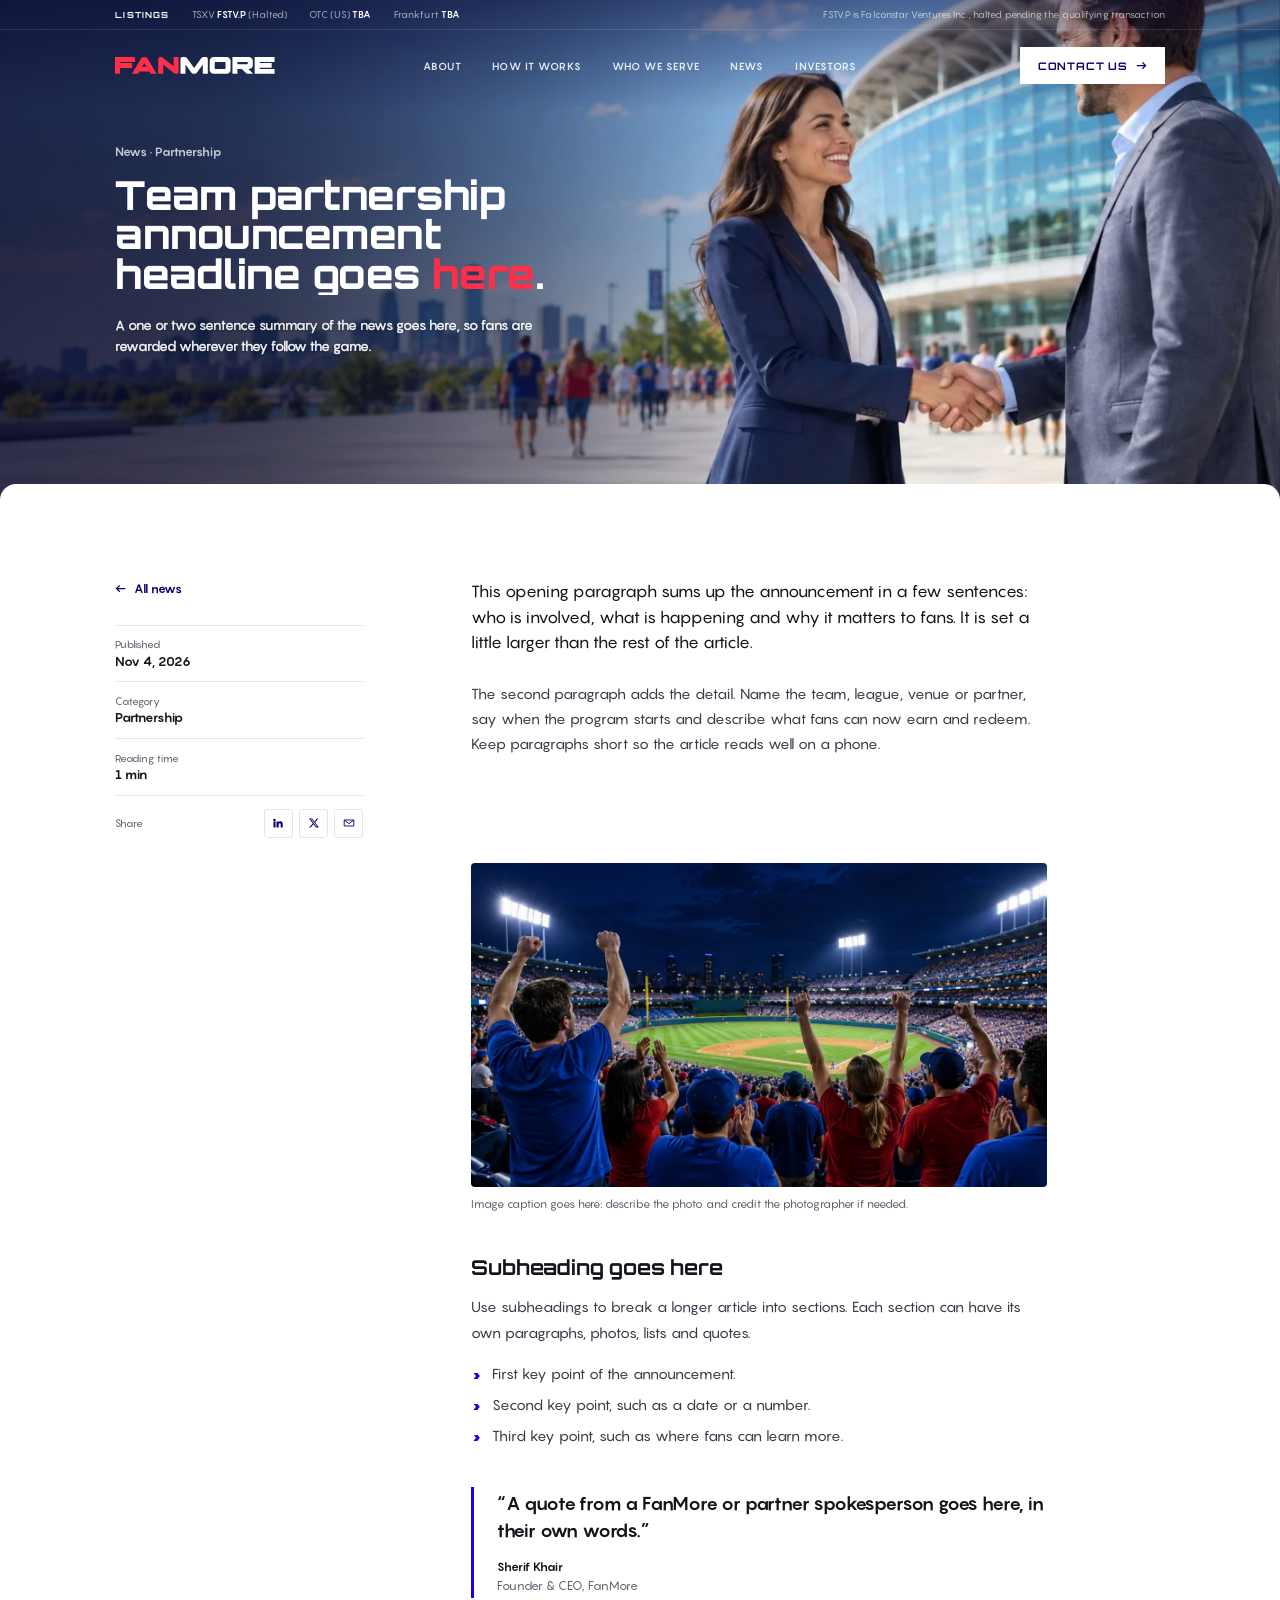
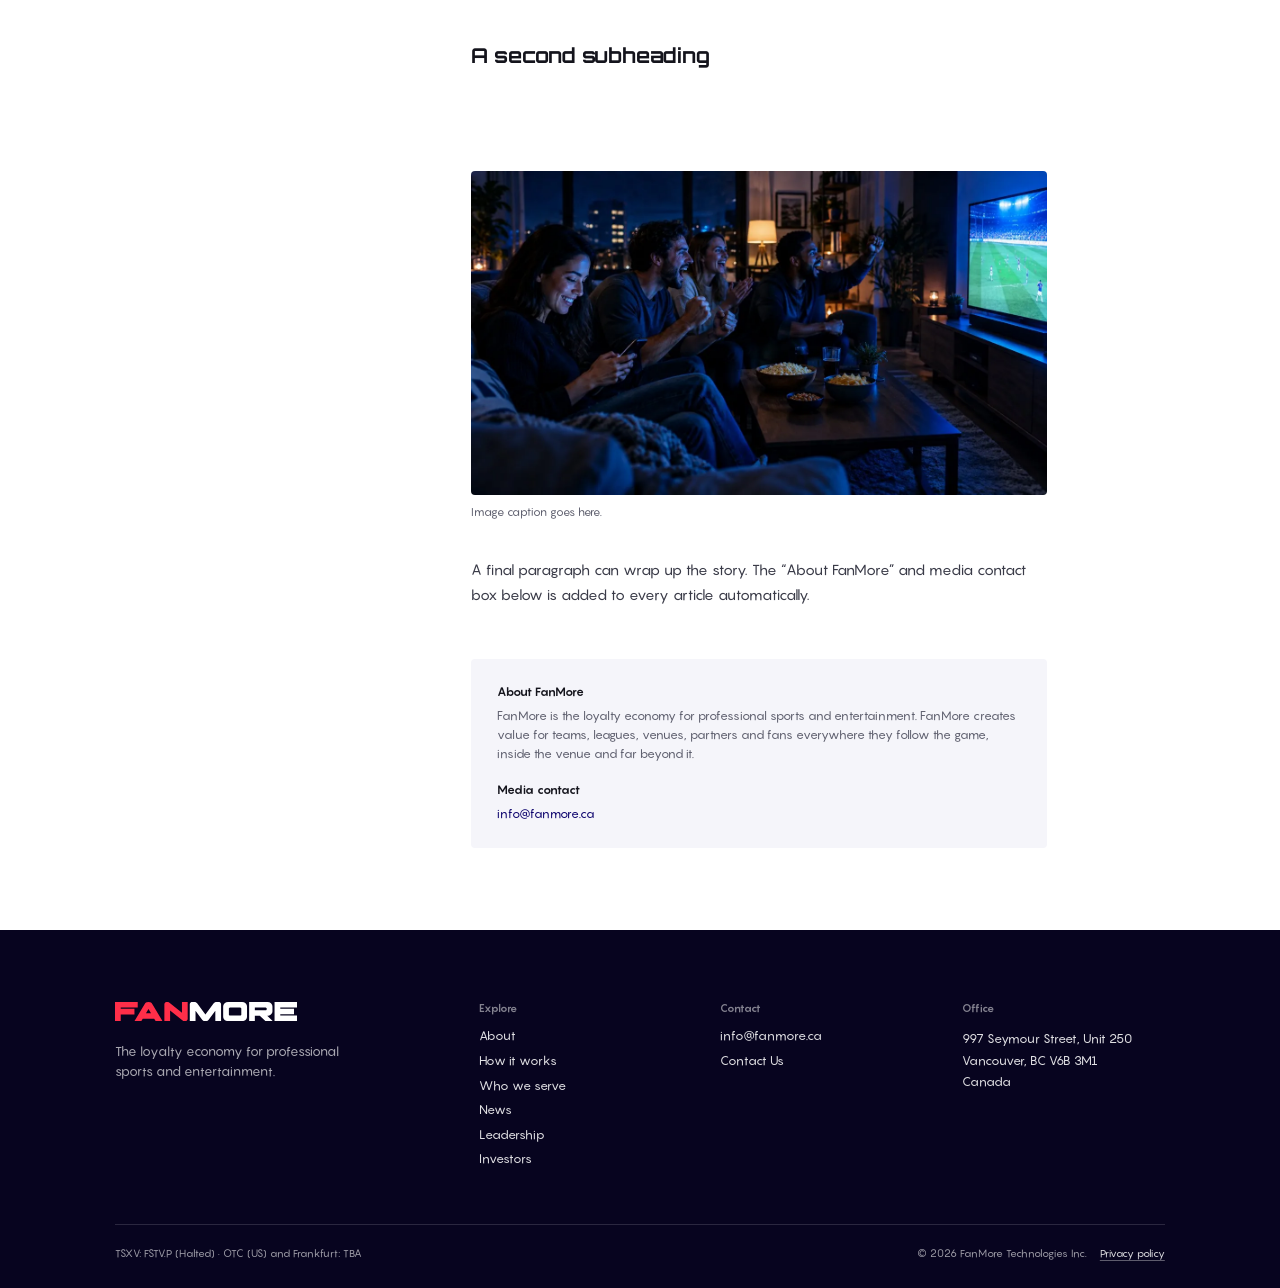
<file: news/sample-team-partnership/index.html>
<!DOCTYPE html><html lang="en-CA"><head><meta charset="utf-8"><meta name="viewport" content="width=device-width, initial-scale=1, viewport-fit=cover"><script>
  (function () {
    const d = document.documentElement;
    d.classList.add('js');
    function fit() {
      const w = innerWidth;
      let z = w >= 1024 ? Math.min(1, Math.max(0.8, Math.min(w / 1600, innerHeight / 950))) : 1;
      z = Math.round(z * 1000) / 1000;
      if (d.style.getPropertyValue('--fit') !== String(z)) d.style.setProperty('--fit', String(z));
    }
    fit();
    addEventListener('resize', fit);
  })();
</script><title>Team partnership announcement headline goes here | FanMore</title><meta name="description" content="A one or two sentence summary of the news goes here, so fans are rewarded wherever they follow the game."><link rel="canonical" href="https://fanmore.ca/news/sample-team-partnership/"><meta name="robots" content="noindex, follow"><meta property="og:type" content="article"><meta property="og:site_name" content="FanMore"><meta property="og:title" content="Team partnership announcement headline goes here | FanMore"><meta property="og:description" content="A one or two sentence summary of the news goes here, so fans are rewarded wherever they follow the game."><meta property="og:url" content="https://fanmore.ca/news/sample-team-partnership/"><meta property="og:image" content="https://fanmore.ca/_astro/sample-hero.DYQocUBL.jpg"><meta property="og:image:alt" content="Fans walking to the venue on game day"><meta property="og:locale" content="en_CA"><meta property="article:published_time" content="2026-11-04T00:00:00.000Z"><meta name="twitter:card" content="summary_large_image"><meta name="twitter:title" content="Team partnership announcement headline goes here | FanMore"><meta name="twitter:description" content="A one or two sentence summary of the news goes here, so fans are rewarded wherever they follow the game."><meta name="twitter:image" content="https://fanmore.ca/_astro/sample-hero.DYQocUBL.jpg"><script type="application/ld+json">{"@context":"https://schema.org","@type":"Organization","name":"FanMore","legalName":"FanMore Technologies Inc.","url":"https://fanmore.ca/","logo":"https://fanmore.ca/apple-touch-icon.png","email":"info@fanmore.ca","foundingDate":"2024","description":"FanMore creates value for teams, leagues, venues, partners and fans everywhere they follow the game, inside the venue and far beyond it.","address":{"@type":"PostalAddress","streetAddress":"997 Seymour Street, Unit 250","addressLocality":"Vancouver","addressRegion":"BC","postalCode":"V6B 3M1","addressCountry":"CA"}}</script><meta name="theme-color" content="#0A006B"><link rel="icon" href="../../favicon.ico" sizes="any"><link rel="icon" href="../../favicon.svg" type="image/svg+xml"><link rel="apple-touch-icon" href="../../apple-touch-icon.png"><link rel="sitemap" href="../../sitemap-index.xml"><!-- The fonts used above the fold, fetched alongside the CSS instead of after it. --><link rel="preload" href="../../fonts/orbitron-800.woff2" as="font" type="font/woff2" crossorigin><link rel="preload" href="../../fonts/pangram-regular.woff2" as="font" type="font/woff2" crossorigin><link rel="preload" href="../../fonts/pangram-bold.woff2" as="font" type="font/woff2" crossorigin><link rel="stylesheet" href="../../_astro/_astro_assets.BNHtuksq.css"><link rel="stylesheet" href="../../_astro/PageHero.CyjhqQXk.css"><link rel="stylesheet" href="../../_astro/_slug_.D-X0YTuj.css"><script type="module" src="../../_astro/page.BsuiZEAU.js"></script></head><body><a class="skip-link" href="#main">Skip to content</a><header class="site-header" data-astro-cid-vwn3tmth><div class="lst" data-astro-cid-vwn3tmth><span class="lst__label" data-astro-cid-vwn3tmth>Listings</span><span data-astro-cid-vwn3tmth>TSXV <b data-astro-cid-vwn3tmth>FSTV.P</b><span class="lst__note" data-astro-cid-vwn3tmth> (Halted)</span></span><span data-astro-cid-vwn3tmth>OTC (US) <b data-astro-cid-vwn3tmth>TBA</b></span><span data-astro-cid-vwn3tmth>Frankfurt <b data-astro-cid-vwn3tmth>TBA</b></span><span class="lst__foot" data-astro-cid-vwn3tmth>FSTV.P is Falconstar Ventures Inc., halted pending the qualifying transaction</span></div><div class="tn" data-astro-cid-vwn3tmth><a class="tn__logo" href="../../index.html" aria-label="FanMore home" data-astro-cid-vwn3tmth><svg role="img" aria-label="FanMore" viewBox="36 -656 6232 656" xmlns="http://www.w3.org/2000/svg"><g transform="scale(1,-1)"><g fill="#FF2E49"><path d="M701 423H232V465H813V656H36V0H232V231H701Z"></path><path transform="translate(674 0)" d="M754 0H988L620 615Q593 642 562 649Q531 656 507 656Q483 656 452 649Q421 642 394 615L26 0H260L311 85H702ZM507 416 593 271H420Z"></path><path transform="translate(1688 0)" d="M637 41Q663 19 680.5 9.5Q698 0 708 0H777Q783 0 792.5 8.5Q802 17 811 28.5Q820 40 826.5 52.5Q833 65 833 73V656H637V291L232 615Q179 656 161 656H92Q86 656 76.5 648.5Q67 641 58 629.5Q49 618 42.5 605.5Q36 593 36 583V0H232V363Z"></path></g><g fill="currentColor"><path transform="translate(2557 0)" d="M676 41Q650 19 633 9.5Q616 0 606 0H535Q525 0 508 9.5Q491 19 465 41L232 360V0H36V583Q36 593 42.5 605.5Q49 618 58 629.5Q67 641 76.5 648.5Q86 656 92 656H216Q234 656 287 615L570 230L854 615Q907 656 925 656H1049Q1055 656 1064.5 648.5Q1074 641 1083 629.5Q1092 618 1098.5 605.5Q1105 593 1105 583V0H909V360Z"></path><path transform="translate(3698 0)" d="M36 495V161Q36 124 50 94.5Q64 65 87 44Q110 23 140.5 11.5Q171 0 204 0H684Q717 0 747.5 11.5Q778 23 801 44Q824 65 838 94.5Q852 124 852 161V495Q852 532 838 561.5Q824 591 801 612Q778 633 747.5 644.5Q717 656 684 656H204Q171 656 140.5 644.5Q110 633 87 612Q64 591 50 561.5Q36 532 36 495ZM265 465H623Q635 463 644.5 455Q654 447 656 439V219Q656 210 645.5 201.5Q635 193 623 191H265Q253 193 242.5 201.5Q232 210 232 219V439Q234 447 243.5 455Q253 463 265 465Z"></path><path transform="translate(4586 0)" d="M598 0H847L655 184Q690 184 722.5 195Q755 206 779.5 227Q804 248 818.5 277.5Q833 307 833 344V495Q833 532 819 561.5Q805 591 782 612Q759 633 728.5 644.5Q698 656 665 656H36V0H231V184H399ZM604 465Q616 463 625.5 455Q635 447 637 439V404Q637 395 626.5 386.5Q616 378 604 376H231V465Z"></path><path transform="translate(5455 0)" d="M701 423H232V465H813V656H36V0H813V191H232V233H701Z"></path></g></g></svg></a><nav aria-label="Main" data-astro-cid-vwn3tmth><ul role="list" data-astro-cid-vwn3tmth><li data-astro-cid-vwn3tmth><a href="../../about/index.html" data-astro-cid-vwn3tmth>About</a></li><li data-astro-cid-vwn3tmth><a href="../../index.html#how" data-astro-cid-vwn3tmth>How it works</a></li><li data-astro-cid-vwn3tmth><a href="../../index.html#serve" data-astro-cid-vwn3tmth>Who we serve</a></li><li data-astro-cid-vwn3tmth><a href="../../news/index.html" aria-current="page" data-astro-cid-vwn3tmth>News</a></li><li data-astro-cid-vwn3tmth><a href="../../investors/index.html" data-astro-cid-vwn3tmth>Investors</a></li></ul></nav><a class="btn btn--white tn__cta" href="../../index.html#contact" data-contact data-astro-cid-vwn3tmth>Contact Us<svg class="btn__arrow" viewBox="0 0 14 14" fill="none" stroke="currentColor" stroke-width="1.6" aria-hidden="true"><path d="M1 7h11M8 3l4 4-4 4"></path></svg></a><button class="tn__menu" type="button" aria-label="Open menu" aria-haspopup="dialog" aria-expanded="false" aria-controls="mobile-menu" data-menu-open data-astro-cid-vwn3tmth><i data-astro-cid-vwn3tmth></i></button></div></header><main id="main" tabindex="-1"><section class="ph" id="top" aria-label="Introduction" data-hero data-astro-cid-go5p37na><div class="ph__media" data-astro-cid-go5p37na><img src="../../_astro/sample-hero.DYQocUBL_259KNq.webp" srcset="../../_astro/sample-hero.DYQocUBL_13gwvd.webp 768w, ../../_astro/sample-hero.DYQocUBL_5MncH.webp 1152w, ../../_astro/sample-hero.DYQocUBL_259KNq.webp 1536w" alt="Fans walking to the venue on game day" sizes="100vw" loading="eager" fetchpriority="high" decoding="async" data-astro-cid-go5p37na="true" width="1536" height="864"></div><div class="ph__shade" aria-hidden="true" data-astro-cid-go5p37na></div><div class="ph__dim" aria-hidden="true" data-astro-cid-go5p37na></div><div class="ph__content" data-astro-cid-go5p37na><p class="ph__kicker" data-astro-cid-go5p37na><a href="../../news/index.html" data-astro-cid-go5p37na>News</a> · Partnership</p><h1 class="ph__long" data-astro-cid-go5p37na><span class="ph__line" data-astro-cid-go5p37na><span data-astro-cid-go5p37na>Team partnership announcement</span></span> <span class="ph__line" data-astro-cid-go5p37na><span data-astro-cid-go5p37na>headline goes <em data-astro-cid-go5p37na>here</em>.</span></span></h1><p class="ph__lede" data-astro-cid-go5p37na>A one or two sentence summary of the news goes here, so fans are rewarded wherever they follow the game.</p></div></section><section class="sheet sheet--first ar" id="article" aria-label="Article" data-astro-cid-hqq7p32a><div class="sheet__grid" data-astro-cid-hqq7p32a><div class="ar__meta rise" data-reveal data-astro-cid-hqq7p32a><a class="ar__back" href="../../news/index.html" data-astro-cid-hqq7p32a><svg viewBox="0 0 14 14" fill="none" stroke="currentColor" stroke-width="1.6" aria-hidden="true"><path d="M13 7H2M6 3L2 7l4 4"></path></svg>All news</a><dl data-astro-cid-hqq7p32a><div data-astro-cid-hqq7p32a><dt data-astro-cid-hqq7p32a>Published</dt><dd data-astro-cid-hqq7p32a><time datetime="2026-11-04" data-astro-cid-hqq7p32a>Nov 4, 2026</time></dd></div><div data-astro-cid-hqq7p32a><dt data-astro-cid-hqq7p32a>Category</dt><dd data-astro-cid-hqq7p32a>Partnership</dd></div><div data-astro-cid-hqq7p32a><dt data-astro-cid-hqq7p32a>Reading time</dt><dd data-astro-cid-hqq7p32a>1 min</dd></div></dl><div class="ar__share" data-astro-cid-hqq7p32a><span data-astro-cid-hqq7p32a>Share</span><div data-astro-cid-hqq7p32a><a href="https://www.linkedin.com/sharing/share-offsite/?url=https%3A%2F%2Ffanmore.ca%2Fnews%2Fsample-team-partnership%2F" aria-label="Share on LinkedIn" target="_blank" rel="noopener" data-astro-cid-hqq7p32a><svg viewBox="0 0 24 24" fill="currentColor" aria-hidden="true"><path d="M4.98 3.5a2.5 2.5 0 1 1 0 5 2.5 2.5 0 0 1 0-5zM3 9h4v12H3zM9 9h3.8v1.7h.05c.53-1 1.83-2.05 3.77-2.05 4.03 0 4.78 2.65 4.78 6.1V21h-4v-5.6c0-1.34-.02-3.06-1.86-3.06-1.87 0-2.15 1.46-2.15 2.96V21H9z"></path></svg></a><a href="https://x.com/intent/post?url=https%3A%2F%2Ffanmore.ca%2Fnews%2Fsample-team-partnership%2F&amp;text=Team%20partnership%20announcement%20headline%20goes%20here" aria-label="Share on X" target="_blank" rel="noopener" data-astro-cid-hqq7p32a><svg viewBox="0 0 24 24" fill="currentColor" aria-hidden="true"><path d="M17.75 3h3.07l-6.7 7.66L22 21h-6.17l-4.83-6.32L5.47 21H2.4l7.17-8.2L2 3h6.33l4.37 5.78zm-1.08 16.2h1.7L7.4 4.73H5.58z"></path></svg></a><a href="mailto:?subject=Team%20partnership%20announcement%20headline%20goes%20here&amp;body=https%3A%2F%2Ffanmore.ca%2Fnews%2Fsample-team-partnership%2F" aria-label="Share by email" rel="noopener" data-astro-cid-hqq7p32a><svg viewBox="0 0 20 20" fill="none" stroke="currentColor" stroke-width="1.5" aria-hidden="true"><path d="M2 5h16v10H2z"></path><path d="M2 5l8 6 8-6"></path></svg></a></div></div></div><article class="ar__body" data-astro-cid-hqq7p32a><p class="rise" data-reveal="">This opening paragraph sums up the announcement in a few sentences: who is involved, what is happening and why it matters to fans. It is set a little larger than the rest of the article.</p>
<p class="rise" data-reveal="">The second paragraph adds the detail. Name the team, league, venue or partner, say when the program starts and describe what fans can now earn and redeem. Keep paragraphs short so the article reads well on a phone.</p>
<p class="rise" data-reveal="">A third paragraph can give background on the partner, the market or the season ahead. Replace this sample text with the real announcement before it is published.</p>
<figure class="rise" data-reveal=""><img alt="Fans at a ballpark on game day" loading="lazy" decoding="async" width="1280" height="720" src="../../_astro/sample-ballpark.BnUCvywj_Z1bbXRw.webp"><figcaption>Image caption goes here: describe the photo and credit the photographer if needed.</figcaption></figure>
<h2 class="rise" data-reveal="" id="subheading-goes-here">Subheading goes here</h2>
<p class="rise" data-reveal="">Use subheadings to break a longer article into sections. Each section can have its own paragraphs, photos, lists and quotes.</p>
<ul class="rise" data-reveal="">
<li>First key point of the announcement.</li>
<li>Second key point, such as a date or a number.</li>
<li>Third key point, such as where fans can learn more.</li>
</ul>
<blockquote class="rise" data-reveal="">
<p>“A quote from a FanMore or partner spokesperson goes here, in their own words.”</p>
<p><cite><b>Sherif Khair</b>Founder &amp; CEO, FanMore</cite></p>
</blockquote>
<h2 class="rise" data-reveal="" id="a-second-subheading">A second subheading</h2>
<p class="rise" data-reveal="">Close with what happens next: launch dates, how fans can join, or where partners can get in touch.</p>
<figure class="rise" data-reveal=""><img alt="Friends watching the game at home" loading="lazy" decoding="async" width="1280" height="720" src="../../_astro/sample-watch-party.C-5iJPz0_15Qekk.webp"><figcaption>Image caption goes here.</figcaption></figure>
<p class="rise" data-reveal="">A final paragraph can wrap up the story. The “About FanMore” and media contact box below is added to every article automatically.</p>
<div class="ar__box rise" data-reveal data-astro-cid-hqq7p32a><h2 data-astro-cid-hqq7p32a>About FanMore</h2><p data-astro-cid-hqq7p32a>FanMore is the loyalty economy for professional sports and entertainment. FanMore creates value for teams, leagues, venues, partners and fans everywhere they follow the game, inside the venue and far beyond it.</p><h2 data-astro-cid-hqq7p32a>Media contact</h2><p data-astro-cid-hqq7p32a><a href="mailto:info@fanmore.ca" data-astro-cid-hqq7p32a>info@fanmore.ca</a></p></div></article></div></section></main><footer class="ft" data-astro-cid-oenwriqq><div class="ft__grid" data-astro-cid-oenwriqq><div class="ft__brand" data-astro-cid-oenwriqq><a class="ft__logo" href="../../index.html" aria-label="FanMore home" data-astro-cid-oenwriqq><svg role="img" aria-label="FanMore" viewBox="36 -656 6232 656" xmlns="http://www.w3.org/2000/svg"><g transform="scale(1,-1)"><g fill="#FF2E49"><path d="M701 423H232V465H813V656H36V0H232V231H701Z"></path><path transform="translate(674 0)" d="M754 0H988L620 615Q593 642 562 649Q531 656 507 656Q483 656 452 649Q421 642 394 615L26 0H260L311 85H702ZM507 416 593 271H420Z"></path><path transform="translate(1688 0)" d="M637 41Q663 19 680.5 9.5Q698 0 708 0H777Q783 0 792.5 8.5Q802 17 811 28.5Q820 40 826.5 52.5Q833 65 833 73V656H637V291L232 615Q179 656 161 656H92Q86 656 76.5 648.5Q67 641 58 629.5Q49 618 42.5 605.5Q36 593 36 583V0H232V363Z"></path></g><g fill="currentColor"><path transform="translate(2557 0)" d="M676 41Q650 19 633 9.5Q616 0 606 0H535Q525 0 508 9.5Q491 19 465 41L232 360V0H36V583Q36 593 42.5 605.5Q49 618 58 629.5Q67 641 76.5 648.5Q86 656 92 656H216Q234 656 287 615L570 230L854 615Q907 656 925 656H1049Q1055 656 1064.5 648.5Q1074 641 1083 629.5Q1092 618 1098.5 605.5Q1105 593 1105 583V0H909V360Z"></path><path transform="translate(3698 0)" d="M36 495V161Q36 124 50 94.5Q64 65 87 44Q110 23 140.5 11.5Q171 0 204 0H684Q717 0 747.5 11.5Q778 23 801 44Q824 65 838 94.5Q852 124 852 161V495Q852 532 838 561.5Q824 591 801 612Q778 633 747.5 644.5Q717 656 684 656H204Q171 656 140.5 644.5Q110 633 87 612Q64 591 50 561.5Q36 532 36 495ZM265 465H623Q635 463 644.5 455Q654 447 656 439V219Q656 210 645.5 201.5Q635 193 623 191H265Q253 193 242.5 201.5Q232 210 232 219V439Q234 447 243.5 455Q253 463 265 465Z"></path><path transform="translate(4586 0)" d="M598 0H847L655 184Q690 184 722.5 195Q755 206 779.5 227Q804 248 818.5 277.5Q833 307 833 344V495Q833 532 819 561.5Q805 591 782 612Q759 633 728.5 644.5Q698 656 665 656H36V0H231V184H399ZM604 465Q616 463 625.5 455Q635 447 637 439V404Q637 395 626.5 386.5Q616 378 604 376H231V465Z"></path><path transform="translate(5455 0)" d="M701 423H232V465H813V656H36V0H813V191H232V233H701Z"></path></g></g></svg></a><p data-astro-cid-oenwriqq>The loyalty economy for professional sports and entertainment.</p></div><nav class="ft__col" aria-labelledby="ft-explore" data-astro-cid-oenwriqq><p id="ft-explore" data-astro-cid-oenwriqq>Explore</p><ul role="list" data-astro-cid-oenwriqq><li data-astro-cid-oenwriqq><a href="../../about/index.html" data-astro-cid-oenwriqq>About</a></li><li data-astro-cid-oenwriqq><a href="../../index.html#how" data-astro-cid-oenwriqq>How it works</a></li><li data-astro-cid-oenwriqq><a href="../../index.html#serve" data-astro-cid-oenwriqq>Who we serve</a></li><li data-astro-cid-oenwriqq><a href="../../news/index.html" data-astro-cid-oenwriqq>News</a></li><li data-astro-cid-oenwriqq><a href="../../about/index.html#leadership" data-astro-cid-oenwriqq>Leadership</a></li><li data-astro-cid-oenwriqq><a href="../../investors/index.html" data-astro-cid-oenwriqq>Investors</a></li></ul></nav><div class="ft__col" data-astro-cid-oenwriqq><p data-astro-cid-oenwriqq>Contact</p><ul role="list" data-astro-cid-oenwriqq><li data-astro-cid-oenwriqq><a href="mailto:info@fanmore.ca" data-astro-cid-oenwriqq>info@fanmore.ca</a></li><li data-astro-cid-oenwriqq><a href="../../index.html#contact" data-contact data-astro-cid-oenwriqq>Contact Us</a></li></ul></div><div class="ft__col" data-astro-cid-oenwriqq><p data-astro-cid-oenwriqq>Office</p><address data-astro-cid-oenwriqq>997 Seymour Street, Unit 250<br data-astro-cid-oenwriqq>Vancouver, BC V6B 3M1<br data-astro-cid-oenwriqq>Canada</address></div></div><div class="ft__bottom" data-astro-cid-oenwriqq><span data-astro-cid-oenwriqq>TSXV: FSTV.P (Halted) · OTC (US) and Frankfurt: TBA</span><span data-astro-cid-oenwriqq>© 2026 FanMore Technologies Inc. <a href="../../privacy/index.html" data-astro-cid-oenwriqq>Privacy policy</a></span></div></footer><dialog id="mobile-menu" class="mm" aria-label="Menu" data-astro-cid-imidouvt><!-- Focus lands here on open: a link inside the sliding sheet would make iPhone Safari scroll the sheet to it, which made the menu jump. --><span class="mm__start" tabindex="-1" autofocus data-astro-cid-imidouvt></span><div class="mm__bg" data-dialog-close data-astro-cid-imidouvt></div><div class="mm__panel" data-astro-cid-imidouvt><nav aria-label="Mobile" data-astro-cid-imidouvt><a href="../../about/index.html" data-astro-cid-imidouvt><svg class="shape shape--chevron mm__mark" viewBox="0 0 384 308" fill="currentColor" aria-hidden="true"><path d="M0 0L154 154L0 308L230 308L384 154L230 0Z"></path></svg><span data-astro-cid-imidouvt>About</span></a><a href="../../index.html#how" data-astro-cid-imidouvt><svg class="shape shape--chevron mm__mark" viewBox="0 0 384 308" fill="currentColor" aria-hidden="true"><path d="M0 0L154 154L0 308L230 308L384 154L230 0Z"></path></svg><span data-astro-cid-imidouvt>How it works</span></a><a href="../../index.html#serve" data-astro-cid-imidouvt><svg class="shape shape--chevron mm__mark" viewBox="0 0 384 308" fill="currentColor" aria-hidden="true"><path d="M0 0L154 154L0 308L230 308L384 154L230 0Z"></path></svg><span data-astro-cid-imidouvt>Who we serve</span></a><a href="../../news/index.html" data-astro-cid-imidouvt><svg class="shape shape--chevron mm__mark" viewBox="0 0 384 308" fill="currentColor" aria-hidden="true"><path d="M0 0L154 154L0 308L230 308L384 154L230 0Z"></path></svg><span data-astro-cid-imidouvt>News</span></a><a href="../../investors/index.html" data-astro-cid-imidouvt><svg class="shape shape--chevron mm__mark" viewBox="0 0 384 308" fill="currentColor" aria-hidden="true"><path d="M0 0L154 154L0 308L230 308L384 154L230 0Z"></path></svg><span data-astro-cid-imidouvt>Investors</span></a></nav><a class="btn btn--white mm__cta" href="../../index.html#contact" data-contact data-astro-cid-imidouvt>Contact Us<svg class="btn__arrow" viewBox="0 0 14 14" fill="none" stroke="currentColor" stroke-width="1.6" aria-hidden="true"><path d="M1 7h11M8 3l4 4-4 4"></path></svg></a><button class="mm__close" type="button" data-dialog-close aria-label="Close menu" data-astro-cid-imidouvt><svg viewBox="0 0 16 16" fill="none" stroke="currentColor" stroke-width="1.6" aria-hidden="true"><path d="M3 3l10 10M13 3L3 13"></path></svg></button></div></dialog><dialog id="contact-dialog" class="cm" aria-labelledby="cm-title" data-astro-cid-7otk5typ><div class="cm__bg" data-dialog-close data-astro-cid-7otk5typ></div><div class="cm__panel" data-astro-cid-7otk5typ><div class="cm__head" data-astro-cid-7otk5typ><h2 id="cm-title" data-astro-cid-7otk5typ>Contact us</h2><button class="cm__close" type="button" aria-label="Close" data-dialog-close data-astro-cid-7otk5typ><svg viewBox="0 0 16 16" fill="none" stroke="currentColor" stroke-width="1.6" aria-hidden="true"><path d="M3 3l10 10M13 3L3 13"></path></svg></button></div><p class="cm__lede" data-astro-cid-7otk5typ>Questions about partnerships, investing or the platform? Send us a note.</p><form class="cf" data-form method="post" data-demo data-success="Thank you! We’ll be in touch soon." data-error="Sorry, your message didn’t send. Please try again, or email info@fanmore.ca." data-astro-cid-2bgq7omz><div class="cf__row" data-astro-cid-2bgq7omz><div class="cf__field" data-astro-cid-2bgq7omz><label for="cf-name" data-astro-cid-2bgq7omz>Name</label><input id="cf-name" name="name" type="text" autocomplete="name" placeholder="Your full name" required data-validate aria-describedby="cf-name-err" data-astro-cid-2bgq7omz><p class="cf__err" id="cf-name-err" data-error-for="name" hidden data-astro-cid-2bgq7omz></p></div><div class="cf__field" data-astro-cid-2bgq7omz><label for="cf-email" data-astro-cid-2bgq7omz>Email</label><input id="cf-email" name="email" type="email" autocomplete="email" placeholder="you@company.com" required data-validate aria-describedby="cf-email-err" data-astro-cid-2bgq7omz><p class="cf__err" id="cf-email-err" data-error-for="email" hidden data-astro-cid-2bgq7omz></p></div></div><div class="cf__field" data-astro-cid-2bgq7omz><label for="cf-role" data-astro-cid-2bgq7omz>I am a</label><select id="cf-role" name="role" data-astro-cid-2bgq7omz><option value="" data-astro-cid-2bgq7omz>Select one</option><option data-astro-cid-2bgq7omz>Sports fan</option><option data-astro-cid-2bgq7omz>Team / league representative</option><option data-astro-cid-2bgq7omz>Partner / brand</option><option data-astro-cid-2bgq7omz>Investor</option><option data-astro-cid-2bgq7omz>Press / media</option><option data-astro-cid-2bgq7omz>Other</option></select></div><div class="cf__field cf__field--msg" data-astro-cid-2bgq7omz><label for="cf-msg" data-astro-cid-2bgq7omz>Message</label><textarea id="cf-msg" name="message" rows="4" placeholder="How can we help?" required data-validate aria-describedby="cf-msg-err" data-astro-cid-2bgq7omz></textarea><p class="cf__err" id="cf-msg-err" data-error-for="message" hidden data-astro-cid-2bgq7omz></p></div><!-- Spam trap: hidden from people, irresistible to bots. --><div class="cf__trap" aria-hidden="true" data-astro-cid-2bgq7omz><label for="cf-company" data-astro-cid-2bgq7omz>Company website</label><input id="cf-company" name="company_website" type="text" tabindex="-1" autocomplete="off" data-honeypot data-astro-cid-2bgq7omz></div><button class="btn btn--navy cf__submit" type="submit" data-astro-cid-2bgq7omz>Send message<svg class="btn__arrow" viewBox="0 0 14 14" fill="none" stroke="currentColor" stroke-width="1.6" aria-hidden="true"><path d="M1 7h11M8 3l4 4-4 4"></path></svg></button><p class="cf__status" role="status" aria-live="polite" data-form-status data-astro-cid-2bgq7omz></p></form></div></dialog><script type="module" src="../../_astro/BaseLayout.astro_astro_type_script_index_0_lang.9NdhyhBV.js"></script></body></html>
</file>
<file: _astro/_astro_assets.BNHtuksq.css>
:root{--fit:1;--vw:calc(1vw * var(--fit));--navy:#0a006b;--blue:#1800df;--just-blue:#3fcdfc;--red:#ff2e49;--red-light:#ff6b7e;--lavender:#e9e8fc;--ink:#101018;--ink-2:#14141c;--text:#3a3b48;--muted:#5e5f6e;--heading-light:#585a6c;--faint:#6d6e7c;--tba:#6d6e7c;--soft:#c7c9d6;--hair:#e3e4ec;--field:#dcdce6;--grey-bg:#f4f4f9;--grey-bg-2:#f5f5f9;--night:#05032a;--footer:#07041f;--reach-bg:#06023a;--error:#c8102e;--success:#1e8e4e;--success-bg:#e3f5ea;--success-text:#156b3a;--error-bg:#fdecef;--field-hover:#b9bacb;--button-grey:#f2f2f6;--button-grey-hover:#e6e6ee;--white-rgb:255 255 255;--ink-rgb:16 16 24;--ink-2-rgb:20 20 28;--navy-rgb:10 0 107;--blue-rgb:24 0 223;--just-blue-rgb:63 205 252;--red-rgb:255 46 73;--night-rgb:5 3 42;--footer-rgb:7 4 31;--reach-bg-rgb:6 2 58;--shadow-rgb:10 8 40;--shadow-deep-rgb:4 2 28;--photo-shade-rgb:8 7 26;--hero-shade-rgb:6 10 40;--hero-glow-rgb:10 20 96;--reach-edge-rgb:2 0 30;--reach-vignette-rgb:4 1 40;--reach-mist-rgb:10 7 56;--font-head:"Orbitron", system-ui, sans-serif;--font-body:"Pangram", system-ui, -apple-system, "Segoe UI", sans-serif;--maxw:90rem;--gx:max(4rem, calc((100vw - 90rem) / 2 + 4rem));--radius-section:1.25rem;--ease:cubic-bezier(.16, 1, .3, 1);--ease-io:cubic-bezier(.77, 0, .18, 1);--h2-size:clamp(2rem, calc(3.9 * var(--vw)), 3.75rem)}@media (width<=900px){:root{--gx:1.5rem;--radius-section:.875rem;--h2-size:clamp(1.875rem, 8.6vw, 2.875rem)}}@media (width<=420px){:root{--gx:1.25rem}}@font-face{font-family:Pangram;src:url(../fonts/pangram-regular.woff2)format("woff2");font-weight:300 500;font-style:normal;font-display:swap}@font-face{font-family:Pangram;src:url(../fonts/pangram-bold.woff2)format("woff2");font-weight:600 900;font-style:normal;font-display:swap}@font-face{font-family:Orbitron;src:url(../fonts/orbitron-400.woff2)format("woff2");font-weight:400;font-style:normal;font-display:swap}@font-face{font-family:Orbitron;src:url(../fonts/orbitron-700.woff2)format("woff2");font-weight:500 700;font-style:normal;font-display:swap}@font-face{font-family:Orbitron;src:url(../fonts/orbitron-800.woff2)format("woff2");font-weight:800 900;font-style:normal;font-display:swap}*,:before,:after{box-sizing:border-box;margin:0;padding:0}html{font-size:calc(100% * var(--fit));background:var(--night);-webkit-text-size-adjust:100%;text-size-adjust:100%;overflow-x:clip}body{font-family:var(--font-body);color:var(--ink);-webkit-font-smoothing:antialiased;-moz-osx-font-smoothing:grayscale;text-rendering:optimizelegibility;background:#fff;overflow-x:clip}img,svg,canvas{max-width:100%;display:block}a{color:inherit;text-decoration:none}button,input,select,textarea{font:inherit;color:inherit}button{cursor:pointer;background:0 0;border:0}ul[role=list],ol[role=list]{list-style:none}:focus-visible{outline:2px solid var(--blue);outline-offset:3px}.sr-only{clip:rect(0 0 0 0);clip-path:inset(50%);white-space:nowrap;width:1px;height:1px;position:absolute;overflow:hidden}.skip-link{z-index:1000;color:var(--navy);background:#fff;border-radius:4px;padding:.75rem 1rem;font-weight:600;transition:transform .2s;position:fixed;top:.75rem;left:.75rem;transform:translateY(-200%)}.skip-link:focus{transform:none}html.is-locked,html.is-locked body{overflow:hidden}.gutter{padding-left:var(--gx);padding-right:var(--gx)}.grid-12{grid-template-columns:repeat(12,minmax(0,1fr));column-gap:1.5rem;display:grid}.tag{letter-spacing:.09em;text-transform:uppercase;color:var(--muted);align-items:center;gap:.75rem;margin-bottom:2.5rem;font-size:.8125rem;font-weight:600;display:inline-flex}.tag__mark{width:1rem;height:.8125rem;color:var(--blue);flex:none}.tag--red .tag__mark{color:var(--red)}.tag__line{background:var(--soft);width:0;height:1px;transition:width 1.1s var(--ease) .2s}.tag.is-in .tag__line{width:3.5rem}.tag--light{color:rgb(var(--white-rgb) / .75)}.tag--light .tag__mark{color:#fff}.tag--light .tag__line{background:rgb(var(--white-rgb) / .35)}@media (width<=900px){.tag{margin-bottom:1.5rem}}.h2{font-family:var(--font-head);font-weight:800;font-size:var(--h2-size);letter-spacing:-.012em;text-wrap:balance;max-width:19.5em;line-height:1.08}.h2__light{color:var(--heading-light);font-weight:400}.h2 .word{transition:opacity .25s linear}.js [data-lit] .word{opacity:calc(.14 + .86 * clamp(0, var(--lit,0) - var(--i), 1))}@media (width<=900px){.h2{line-height:1.12}}.lede{font-size:clamp(1rem, calc(1.3 * var(--vw)), 1.1875rem);color:var(--muted);line-height:1.55}.btn{height:2.875rem;font-family:var(--font-head);letter-spacing:.08em;text-transform:uppercase;isolation:isolate;transition:color .45s var(--ease);align-items:center;gap:.625rem;padding:0 1.375rem;font-size:.8125rem;font-weight:700;display:inline-flex;position:relative;overflow:hidden}.btn:before{content:"";z-index:-1;transform-origin:bottom;transition:transform .5s var(--ease);position:absolute;inset:-1px;transform:scaleY(0)}.btn__arrow{width:.875rem;height:.875rem;transition:transform .45s var(--ease);flex:none}@media (hover:hover){.btn:hover:before{transform:scaleY(1)}.btn:hover .btn__arrow{transform:translate(4px)}}.btn--white{color:var(--navy);background:#fff}.btn--white:before{background:var(--blue)}.btn--navy{background:var(--navy);color:#fff}.btn--navy:before{background:var(--blue)}@media (hover:hover){.btn--white:hover{color:#fff}}.btn--lg{height:3.5rem;padding:0 1.75rem}.arrow-box{background:var(--blue);color:#fff;width:2.75rem;height:2.75rem;transition:background .35s var(--ease);border-radius:3px;flex:none;place-items:center;display:grid}.arrow-box svg{width:.75rem;height:.75rem;transition:transform .45s var(--ease)}@media (width<=760px){.arrow-box{width:2.5rem;height:2.5rem}}.sheet{z-index:2;padding:clamp(6rem, calc(9 * var(--vw)), 8.5rem) var(--gx) clamp(5.5rem, calc(8 * var(--vw)), 7.5rem);background:#fff;position:relative}.sheet--first{border-radius:1.25rem 1.25rem 0 0;margin-top:-1.25rem}.sheet__grid{grid-template-columns:repeat(12,minmax(0,1fr));align-items:start;column-gap:1.5rem;display:grid}@media (width<=900px){.sheet{padding:4.5rem var(--gx) 4rem}.sheet__grid{display:block}}.rise{opacity:0;transition:opacity .9s, transform 1.2s var(--ease);transform:translateY(1.5rem)}.rise.is-in{opacity:1;transform:none}html:not(.js) .rise,html:not(.js) [data-reveal]{opacity:1!important;clip-path:none!important;transform:none!important}.pill{background:rgb(var(--shadow-rgb) / .42);border:1px solid rgb(var(--white-rgb) / .26);backdrop-filter:blur(10px)saturate(1.3);color:#fff;white-space:nowrap;box-shadow:0 6px 18px -8px rgb(var(--night-rgb) / .5);pointer-events:none;opacity:0;transition:opacity .6s var(--ease), transform .9s var(--ease);border-radius:3px;align-items:center;gap:.5rem;padding:.6875rem .75rem .6875rem .5rem;font-size:.78125rem;font-weight:600;line-height:1;display:inline-flex;position:absolute;transform:translate(-50%,-100%)translateY(10px)scale(.92)}.pill b{font-weight:700}.pill__note{color:rgb(var(--white-rgb) / .9);border-left:1px solid rgb(var(--white-rgb) / .35);padding-left:7px;font-weight:400}.pill__icon{background:var(--red);border-radius:2px;place-items:center;width:1.125rem;height:1.125rem;display:grid}.pill__icon svg{color:#fff;width:.5625rem;height:.5625rem}.pill--blue .pill__icon{background:var(--blue)}.pill--just .pill__icon{background:var(--just-blue)}.pill--just .pill__icon svg{color:var(--navy)}.pill.is-on{opacity:1;transform:translate(-50%,-100%)translateY(-8px)scale(1)}.pill.is-off{opacity:0;transition-duration:.8s;transform:translate(-50%,-100%)translateY(-26px)scale(.98)}@media (width<=900px){.pill{padding:.5rem .5625rem .5rem .375rem;font-size:.6875rem}.pill__icon{width:.9375rem;height:.9375rem}.carousel{overscroll-behavior-x:contain;scroll-snap-type:x mandatory;scrollbar-width:none;scroll-padding:0 var(--gx);overflow:auto hidden;margin-left:calc(var(--gx) * -1)!important;margin-right:calc(var(--gx) * -1)!important;padding-left:var(--gx)!important;padding-right:var(--gx)!important;flex-wrap:nowrap!important;gap:.75rem!important;display:flex!important}.carousel::-webkit-scrollbar{display:none}.carousel>*{scroll-snap-align:start;flex:0 0 84%;min-width:0}.carousel-dots{margin:calc(1.25rem - 10.5px) -4px -10.5px;display:flex}.carousel-dots button{width:24px;height:24px;transition:width .4s var(--ease);background:0 0;border:0;align-items:center;padding:0 4px;display:grid}.carousel-dots button:before{content:"";background:var(--dot,rgb(var(--ink-rgb) / .18));border-radius:2px;height:3px;transition:background .4s}.carousel-dots button[aria-current=true]{width:40px}.carousel-dots button[aria-current=true]:before{background:var(--dot-on,var(--ink-2))}}@media (width>=901px){.carousel-dots{display:none}}@media (prefers-reduced-motion:reduce){*,:before,:after{scroll-behavior:auto!important;transition-duration:10ms!important;transition-delay:0s!important;animation:none!important}.rise{opacity:1;transform:none}}[data-form-status]:empty{display:none}[data-form].is-sent [data-form-status],[data-form].is-error [data-form-status]{text-align:left;border:1px solid;border-radius:3px;align-items:center;gap:.625rem;margin-top:.875rem;padding:.875rem 1rem;font-size:.9375rem;font-weight:600;line-height:1.4;display:flex}[data-form-status] .k-end{margin-right:-.07em}[data-form].is-sent [data-form-status]{background:var(--success-bg);color:var(--success-text);border-color:#1e8e4e40}[data-form].is-error [data-form-status]{background:var(--error-bg);color:var(--error);border-color:#c8102e38}[data-form].is-sent [data-form-status]:before,[data-form].is-error [data-form-status]:before{content:"";background:50%/contain no-repeat;flex:none;width:1.25rem;height:1.25rem}[data-form].is-sent [data-form-status]:before{background-image:url("data:image/svg+xml,%3Csvg xmlns='http://www.w3.org/2000/svg' viewBox='0 0 20 20'%3E%3Ccircle cx='10' cy='10' r='10' fill='%231e8e4e'/%3E%3Cpath d='M5.6 10.4l2.9 2.9 5.9-6.1' fill='none' stroke='%23fff' stroke-width='2' stroke-linecap='round' stroke-linejoin='round'/%3E%3C/svg%3E")}[data-form].is-error [data-form-status]:before{background-image:url("data:image/svg+xml,%3Csvg xmlns='http://www.w3.org/2000/svg' viewBox='0 0 20 20'%3E%3Ccircle cx='10' cy='10' r='10' fill='%23c8102e'/%3E%3Cpath d='M10 5.2v6' stroke='%23fff' stroke-width='2' stroke-linecap='round'/%3E%3Ccircle cx='10' cy='14.6' r='1.2' fill='%23fff'/%3E%3C/svg%3E")}.is-paused,.is-paused *{animation-play-state:paused!important}.site-header[data-astro-cid-vwn3tmth]{z-index:5;color:#fff;opacity:calc(1 - var(--p,0) * 2.2);will-change:opacity;position:absolute;inset:0 0 auto}.site-header--fixed[data-astro-cid-vwn3tmth]{position:fixed}.site-header[data-astro-cid-vwn3tmth].is-gone{visibility:hidden}.lst[data-astro-cid-vwn3tmth]{height:2.375rem;padding:0 var(--gx);letter-spacing:.01em;color:rgb(var(--white-rgb) / .62);border-bottom:1px solid rgb(var(--white-rgb) / .12);opacity:0;align-items:center;gap:1.75rem;font-size:.75rem;transition:opacity .4s;display:flex}.lst[data-astro-cid-vwn3tmth] b[data-astro-cid-vwn3tmth]{color:#fff;font-weight:600}.lst__label[data-astro-cid-vwn3tmth]{font-family:var(--font-head);letter-spacing:.14em;text-transform:uppercase;color:#fff;font-size:.65625rem;font-weight:700}.lst__foot[data-astro-cid-vwn3tmth]{margin-left:auto}.tn[data-astro-cid-vwn3tmth]{height:5.5rem;padding:0 var(--gx);opacity:0;transition:opacity .4s 50ms, transform .6s var(--ease) 50ms;grid-template-columns:1fr auto 1fr;align-items:center;display:grid;transform:translateY(-10px)}.is-in .lst[data-astro-cid-vwn3tmth],.is-in .tn[data-astro-cid-vwn3tmth]{opacity:1}.is-in .tn[data-astro-cid-vwn3tmth]{transform:translateY(calc(var(--p,0) * -40px))}.is-live .lst[data-astro-cid-vwn3tmth],.is-live .tn[data-astro-cid-vwn3tmth]{transition:none}html:not(.js) .lst[data-astro-cid-vwn3tmth],html:not(.js) .tn[data-astro-cid-vwn3tmth]{opacity:1;transform:none}.tn__logo[data-astro-cid-vwn3tmth]{color:#fff;justify-self:start;display:inline-flex}.tn__logo[data-astro-cid-vwn3tmth] svg{width:auto;height:1.3125rem}.tn[data-astro-cid-vwn3tmth] ul[data-astro-cid-vwn3tmth]{gap:.375rem;display:flex}.tn[data-astro-cid-vwn3tmth] ul[data-astro-cid-vwn3tmth] a[data-astro-cid-vwn3tmth]{letter-spacing:.1em;text-transform:uppercase;color:rgb(var(--white-rgb) / .86);padding:.625rem 1rem;font-size:.8125rem;font-weight:600;transition:color .3s;display:block;position:relative}.tn[data-astro-cid-vwn3tmth] ul[data-astro-cid-vwn3tmth] a[data-astro-cid-vwn3tmth]:after{content:"";transform-origin:100%;height:1.5px;transition:transform .45s var(--ease);background:currentColor;position:absolute;bottom:.25rem;left:1rem;right:1rem;transform:scaleX(0)}@media (hover:hover){.tn[data-astro-cid-vwn3tmth] ul[data-astro-cid-vwn3tmth] a[data-astro-cid-vwn3tmth]:hover{color:#fff}.tn[data-astro-cid-vwn3tmth] ul[data-astro-cid-vwn3tmth] a[data-astro-cid-vwn3tmth]:hover:after{transform-origin:0;transform:scaleX(1)}}.tn__cta[data-astro-cid-vwn3tmth]{justify-self:end}.tn__menu[data-astro-cid-vwn3tmth]{justify-content:center;justify-self:end;align-items:center;width:2.75rem;height:2.75rem;margin-right:-.625rem;display:none}.tn__menu[data-astro-cid-vwn3tmth] i[data-astro-cid-vwn3tmth],.tn__menu[data-astro-cid-vwn3tmth] i[data-astro-cid-vwn3tmth]:before{background:currentColor;width:1.25rem;height:1.5px;display:block;position:relative}.tn__menu[data-astro-cid-vwn3tmth] i[data-astro-cid-vwn3tmth]{transform:translateY(-3px)}.tn__menu[data-astro-cid-vwn3tmth] i[data-astro-cid-vwn3tmth]:before{content:"";position:absolute;top:6px}@media (width<=1100px){.tn[data-astro-cid-vwn3tmth] ul[data-astro-cid-vwn3tmth] a[data-astro-cid-vwn3tmth]{padding:.625rem .6875rem}.tn[data-astro-cid-vwn3tmth] ul[data-astro-cid-vwn3tmth] a[data-astro-cid-vwn3tmth]:after{left:.6875rem;right:.6875rem}}@media (width<=900px){.lst[data-astro-cid-vwn3tmth]{white-space:nowrap;gap:1rem;height:2.125rem;font-size:.6875rem;overflow:hidden}.lst__foot[data-astro-cid-vwn3tmth],.lst__note[data-astro-cid-vwn3tmth]{display:none}.tn[data-astro-cid-vwn3tmth]{grid-template-columns:1fr auto;height:4.25rem}.tn[data-astro-cid-vwn3tmth] nav[data-astro-cid-vwn3tmth],.tn__cta[data-astro-cid-vwn3tmth]{display:none}.tn__menu[data-astro-cid-vwn3tmth]{display:inline-flex}.tn__logo[data-astro-cid-vwn3tmth] svg{height:1.0625rem}}@supports (animation-timeline:scroll()){@media (prefers-reduced-motion:no-preference){body:has([data-hero]) .site-header[data-astro-cid-vwn3tmth]{animation-duration:1ms;animation-timing-function:linear;animation-fill-mode:both;animation-timeline:scroll(root);animation-range:0 100svh}body:has([data-hero]) .site-header{animation-name:header-fade}}}@keyframes header-fade{0%{opacity:1}45.5%,to{opacity:0}}.ft[data-astro-cid-oenwriqq]{z-index:2;background:var(--footer);color:#fff;padding:clamp(5rem, calc(7 * var(--vw)), 7rem) var(--gx) 2.25rem;position:relative}.ft__grid[data-astro-cid-oenwriqq]{padding-bottom:clamp(4rem, calc(5.6 * var(--vw)), 5.5rem);grid-template-columns:minmax(0,1.6fr) repeat(3,minmax(0,1fr));gap:3rem;display:grid}.ft__logo[data-astro-cid-oenwriqq]{color:#fff;display:inline-flex}.ft__logo[data-astro-cid-oenwriqq] svg{width:auto;height:1.5rem}.ft__brand[data-astro-cid-oenwriqq] p[data-astro-cid-oenwriqq]{max-width:20em;color:rgb(var(--white-rgb) / .66);margin-top:1.375rem;font-size:1rem;line-height:1.55}.ft__social[data-astro-cid-oenwriqq]{flex-wrap:wrap;gap:.5rem;margin-top:2rem;display:flex}.ft__social[data-astro-cid-oenwriqq] a[data-astro-cid-oenwriqq]{width:2.75rem;height:2.75rem;color:rgb(var(--white-rgb) / .85);box-shadow:inset 0 0 0 1px rgb(var(--white-rgb) / .18);border-radius:4px;place-items:center;transition:background .3s,color .3s;display:grid}.ft__social[data-astro-cid-oenwriqq] svg{width:1.0625rem;height:1.0625rem}.ft__col[data-astro-cid-oenwriqq] p[data-astro-cid-oenwriqq]{color:rgb(var(--white-rgb) / .5);font-size:.84375rem;font-weight:600}.ft__col[data-astro-cid-oenwriqq] ul[data-astro-cid-oenwriqq]{flex-direction:column;gap:.75rem;margin-top:1.125rem;display:flex}.ft__col[data-astro-cid-oenwriqq] a[data-astro-cid-oenwriqq]{color:rgb(var(--white-rgb) / .88);font-size:.96875rem;transition:color .3s}.ft__col[data-astro-cid-oenwriqq] address[data-astro-cid-oenwriqq]{color:rgb(var(--white-rgb) / .88);margin-top:1.125rem;font-size:.96875rem;font-style:normal;line-height:1.7}@media (hover:hover){.ft__col[data-astro-cid-oenwriqq] a[data-astro-cid-oenwriqq]:hover{color:#fff}.ft__social[data-astro-cid-oenwriqq] a[data-astro-cid-oenwriqq]:hover{color:var(--footer);background:#fff}}.ft__bottom[data-astro-cid-oenwriqq]{border-top:1px solid rgb(var(--white-rgb) / .14);color:rgb(var(--white-rgb) / .6);flex-wrap:wrap;justify-content:space-between;gap:1.5rem;padding-top:1.75rem;font-size:.8125rem;display:flex}.ft__bottom[data-astro-cid-oenwriqq] a[data-astro-cid-oenwriqq]{color:rgb(var(--white-rgb) / .85);text-decoration:underline;text-decoration-color:rgb(var(--white-rgb) / .35);text-underline-offset:3px;margin-left:.75rem}@media (width<=900px){.ft[data-astro-cid-oenwriqq]{padding:4rem var(--gx) 7rem}.ft__grid[data-astro-cid-oenwriqq]{grid-template-columns:1fr 1fr;gap:2.5rem 1.5rem;padding-bottom:3rem}.ft__brand[data-astro-cid-oenwriqq],.ft__col[data-astro-cid-oenwriqq]:last-child{grid-column:1/-1}.ft__bottom[data-astro-cid-oenwriqq]{flex-direction:column;gap:.5rem}.ft__bottom[data-astro-cid-oenwriqq] a[data-astro-cid-oenwriqq]{margin-left:.5rem}}.mm[data-astro-cid-imidouvt]{background:0 0;border:0;width:100%;max-width:none;height:100%;max-height:none;margin:0;padding:0;position:fixed;inset:0;overflow:hidden}.mm[data-astro-cid-imidouvt][open]{flex-direction:column;justify-content:flex-end;display:flex}.mm[data-astro-cid-imidouvt]::backdrop{background:0 0}.mm__bg[data-astro-cid-imidouvt]{background:rgb(var(--night-rgb) / .4);opacity:0;transition:opacity .4s;position:absolute;inset:0}.mm__panel[data-astro-cid-imidouvt]{margin:.75rem;margin-bottom:calc(.75rem + env(safe-area-inset-bottom,0px));background:var(--navy);color:#fff;transition:transform .6s var(--ease);border-radius:6px;padding:.75rem;position:relative;transform:translateY(110%)}.mm[data-astro-cid-imidouvt].is-open .mm__bg[data-astro-cid-imidouvt]{opacity:1}.mm[data-astro-cid-imidouvt].is-open .mm__panel[data-astro-cid-imidouvt]{transform:none}.mm__start[data-astro-cid-imidouvt]{outline:none;width:1px;height:1px;position:absolute;top:0;left:0}.mm[data-astro-cid-imidouvt] nav[data-astro-cid-imidouvt] a[data-astro-cid-imidouvt]{font-family:var(--font-head);border-bottom:1px solid rgb(var(--white-rgb) / .1);align-items:center;padding:1rem 3.25rem 1rem .75rem;font-size:1.25rem;font-weight:700;display:flex}.mm[data-astro-cid-imidouvt] nav[data-astro-cid-imidouvt] a[data-astro-cid-imidouvt]:last-child{border:0}.mm[data-astro-cid-imidouvt] .mm__mark{width:0;height:.75rem;color:var(--red);opacity:0;transition:width .3s var(--ease), margin .3s var(--ease), opacity .3s, transform .3s var(--ease);flex:none;transform:translate(-.375rem)}.mm[data-astro-cid-imidouvt] nav[data-astro-cid-imidouvt] a[data-astro-cid-imidouvt][aria-current=page] .mm__mark,.mm[data-astro-cid-imidouvt] nav[data-astro-cid-imidouvt] a[data-astro-cid-imidouvt]:focus-visible .mm__mark,.mm[data-astro-cid-imidouvt] nav[data-astro-cid-imidouvt] a[data-astro-cid-imidouvt]:active .mm__mark{opacity:1;width:.9375rem;margin-right:.625rem;transform:none}.mm[data-astro-cid-imidouvt] nav[data-astro-cid-imidouvt] a[data-astro-cid-imidouvt]:focus-visible{outline:none}.mm__cta[data-astro-cid-imidouvt]{border-radius:2px;justify-content:center;width:100%;height:3.25rem;margin-top:.625rem}.mm__close[data-astro-cid-imidouvt]{width:2.75rem;height:2.75rem;color:rgb(var(--white-rgb) / .7);place-items:center;display:grid;position:absolute;top:.75rem;right:.75rem}.mm__close[data-astro-cid-imidouvt] svg{width:.9375rem;height:.9375rem}.cf[data-astro-cid-2bgq7omz]{flex-direction:column;gap:1.25rem;margin-top:1.75rem;display:flex}.cf__row[data-astro-cid-2bgq7omz]{grid-template-columns:1fr 1fr;gap:1.25rem;display:grid}.cf__field[data-astro-cid-2bgq7omz]{flex-direction:column;gap:.625rem;display:flex}.cf[data-astro-cid-2bgq7omz] label[data-astro-cid-2bgq7omz]{color:var(--ink);font-size:.875rem;font-weight:600}.cf[data-astro-cid-2bgq7omz] input[data-astro-cid-2bgq7omz],.cf[data-astro-cid-2bgq7omz] select[data-astro-cid-2bgq7omz],.cf[data-astro-cid-2bgq7omz] textarea[data-astro-cid-2bgq7omz]{width:100%;height:3.5rem;color:var(--ink);border:1px solid var(--field);-webkit-appearance:none;appearance:none;background-color:#fff;border-radius:4px;outline:none;padding:0 1.125rem;font-size:1rem;font-weight:400;transition:border-color .25s,box-shadow .25s}.cf[data-astro-cid-2bgq7omz] textarea[data-astro-cid-2bgq7omz]{resize:vertical;height:auto;min-height:8.25rem;padding:1rem 1.125rem;line-height:1.5}.cf[data-astro-cid-2bgq7omz] select[data-astro-cid-2bgq7omz]{cursor:pointer;background:#fff url("data:image/svg+xml,%3Csvg xmlns='http://www.w3.org/2000/svg' viewBox='0 0 10 6'%3E%3Cpath d='M1 1l4 4 4-4' fill='none' stroke='%235E5F6E' stroke-width='1.4'/%3E%3C/svg%3E") right 1.125rem center/.625rem no-repeat;padding-right:2.75rem}.cf[data-astro-cid-2bgq7omz] [data-astro-cid-2bgq7omz]::placeholder{color:var(--faint)}@media (hover:hover){.cf[data-astro-cid-2bgq7omz] input[data-astro-cid-2bgq7omz]:hover,.cf[data-astro-cid-2bgq7omz] select[data-astro-cid-2bgq7omz]:hover,.cf[data-astro-cid-2bgq7omz] textarea[data-astro-cid-2bgq7omz]:hover{border-color:var(--field-hover)}}.cf[data-astro-cid-2bgq7omz] input[data-astro-cid-2bgq7omz]:focus,.cf[data-astro-cid-2bgq7omz] select[data-astro-cid-2bgq7omz]:focus,.cf[data-astro-cid-2bgq7omz] textarea[data-astro-cid-2bgq7omz]:focus{border-color:var(--navy);box-shadow:0 0 0 4px rgb(var(--navy-rgb) / .08)}.cf[data-astro-cid-2bgq7omz] [data-astro-cid-2bgq7omz][aria-invalid]{border-color:var(--error)}.cf__err[data-astro-cid-2bgq7omz]{color:var(--error);margin-top:-.25rem;font-size:.8125rem;font-weight:500}.cf__trap[data-astro-cid-2bgq7omz]{width:1px;height:1px;position:absolute;left:-9999px;overflow:hidden}.cf__submit[data-astro-cid-2bgq7omz]{justify-content:center;align-self:stretch;height:3.5rem;margin-top:.375rem;padding:0 1.75rem}.cf[data-astro-cid-2bgq7omz].is-sending .cf__submit[data-astro-cid-2bgq7omz]{opacity:.7;pointer-events:none}@media (width<=900px){.cf__row[data-astro-cid-2bgq7omz]{grid-template-columns:1fr}}.cm[data-astro-cid-7otk5typ]{background:0 0;border:0;width:100%;max-width:none;height:100%;max-height:none;margin:0;padding:1.5rem;position:fixed;inset:0;overflow:hidden}.cm[data-astro-cid-7otk5typ][open]{place-items:center;display:grid}.cm[data-astro-cid-7otk5typ]::backdrop{background:0 0}.cm__bg[data-astro-cid-7otk5typ]{background:rgb(var(--footer-rgb) / .5);backdrop-filter:blur(6px);opacity:0;transition:opacity .45s var(--ease);position:absolute;inset:0}.cm__panel[data-astro-cid-7otk5typ]{overscroll-behavior:contain;width:min(37.5rem,100%);max-height:calc(100dvh - 3rem);padding:clamp(2rem, calc(3.4 * var(--vw)), 3rem);box-shadow:0 60px 120px -40px rgb(var(--footer-rgb) / .55);opacity:0;transition:opacity .45s var(--ease), transform .6s var(--ease);background:#fff;border-radius:1.25rem;position:relative;overflow:auto;transform:translateY(28px)scale(.98)}.cm[data-astro-cid-7otk5typ].is-open .cm__bg[data-astro-cid-7otk5typ],.cm[data-astro-cid-7otk5typ].is-open .cm__panel[data-astro-cid-7otk5typ]{opacity:1}.cm[data-astro-cid-7otk5typ].is-open .cm__panel[data-astro-cid-7otk5typ]{transform:none}.cm__head[data-astro-cid-7otk5typ]{justify-content:space-between;align-items:center;gap:1.5rem;display:flex}.cm__head[data-astro-cid-7otk5typ] h2[data-astro-cid-7otk5typ]{font-family:var(--font-head);font-weight:700;font-size:clamp(1.625rem, calc(2.3 * var(--vw)), 2rem);letter-spacing:-.01em;color:var(--ink)}.cm__close[data-astro-cid-7otk5typ]{background:var(--button-grey);width:2.75rem;height:2.75rem;color:var(--ink);border-radius:4px;flex:none;place-items:center;transition:background .3s;display:grid}.cm__close[data-astro-cid-7otk5typ] svg{width:.9375rem;height:.9375rem}@media (hover:hover){.cm__close[data-astro-cid-7otk5typ]:hover{background:var(--button-grey-hover)}}.cm__lede[data-astro-cid-7otk5typ]{color:var(--muted);margin-top:.625rem;font-size:1rem;line-height:1.55}@media (width<=900px){.cm[data-astro-cid-7otk5typ]{padding:0}.cm[data-astro-cid-7otk5typ][open]{place-items:end stretch}.cm__panel[data-astro-cid-7otk5typ]{width:100%;height:100dvh;max-height:100dvh;padding:1.5rem 1.25rem calc(2rem + env(safe-area-inset-bottom,0px));border-radius:0;transform:translateY(40px)}}
</file>
<file: _astro/index.B8eFDxnl.css>
.hero[data-astro-cid-5ivlo7vc]{z-index:0;color:#fff;background:var(--night);height:100svh;min-height:38.75rem;position:sticky;top:0;overflow:hidden}.hero[data-astro-cid-5ivlo7vc].is-covered [data-astro-cid-5ivlo7vc]{animation-play-state:paused!important}.hero__media[data-astro-cid-5ivlo7vc]{transform:translate3d(0, calc(var(--p,0) * 8%), 0) scale(calc(1 + var(--p,0) * .06));will-change:transform;position:absolute;inset:-9% 0 0}.hero__media[data-astro-cid-5ivlo7vc] img[data-astro-cid-5ivlo7vc]{object-fit:cover;object-position:50% 46%;filter:brightness(1.14)saturate(1.12)contrast(1.02);width:100%;max-width:none;height:100%;transition:transform 2.8s var(--ease);transform:scale(1.14)}.is-in .hero__media[data-astro-cid-5ivlo7vc] img[data-astro-cid-5ivlo7vc],html:not(.js) .hero__media[data-astro-cid-5ivlo7vc] img[data-astro-cid-5ivlo7vc]{transform:scale(1)}.hero__shade[data-astro-cid-5ivlo7vc]{pointer-events:none;background:radial-gradient(ellipse 58% 42% at 50% 50%, rgb(var(--hero-glow-rgb) / .34) 0%, rgb(var(--hero-glow-rgb) / .14) 55%, rgb(var(--hero-glow-rgb) / 0) 80%), linear-gradient(180deg, rgb(var(--hero-shade-rgb) / .58) 0%, rgb(var(--hero-shade-rgb) / .5) 5%, rgb(var(--hero-shade-rgb) / .36) 11%, rgb(var(--hero-shade-rgb) / .2) 17%, rgb(var(--hero-shade-rgb) / .09) 24%, rgb(var(--hero-shade-rgb) / .03) 32%, rgb(var(--night-rgb) / .02) 58%, rgb(var(--night-rgb) / .28) 84%, rgb(var(--night-rgb) / .64) 100%);position:absolute;inset:0}.hero__dim[data-astro-cid-5ivlo7vc]{background:var(--night);opacity:calc(var(--p,0) * .7);pointer-events:none;position:absolute;inset:0}.hero__pills[data-astro-cid-5ivlo7vc]{z-index:5;pointer-events:none;position:absolute;inset:0;overflow:hidden}.hero__pill-src[data-astro-cid-5ivlo7vc]{visibility:hidden;top:0;left:0}.hero__content[data-astro-cid-5ivlo7vc]{z-index:2;isolation:isolate;padding:0 var(--gx);text-align:center;transform:translateY(calc(-54% - var(--p,0) * 22vh));opacity:calc(1 - var(--p,0) * 1.6);will-change:transform, opacity;position:absolute;top:50%;left:0;right:0}.hero__content[data-astro-cid-5ivlo7vc]:before{content:"";z-index:-1;background:radial-gradient(closest-side, rgb(var(--hero-glow-rgb) / .42), rgb(var(--hero-glow-rgb) / 0));pointer-events:none;width:min(68.75rem,110%);height:150%;position:absolute;top:50%;left:50%;transform:translate(-50%,-50%)}h1[data-astro-cid-5ivlo7vc]{font-family:var(--font-head);font-weight:800;font-size:clamp(2.375rem, calc(4.6 * var(--vw)), 4.5rem);letter-spacing:-.012em;text-wrap:balance;text-shadow:0 2px 24px rgb(var(--night-rgb) / .45);line-height:1.04}h1[data-astro-cid-5ivlo7vc] em[data-astro-cid-5ivlo7vc]{color:var(--red);font-style:normal}.hero__line[data-astro-cid-5ivlo7vc]{margin:-.04em 0 -.06em;padding:.04em 0 .06em;display:block;overflow:hidden}.hero__line[data-astro-cid-5ivlo7vc]>span[data-astro-cid-5ivlo7vc]{transition:transform 1.25s var(--ease);display:inline-block;transform:translateY(108%)}.is-in .hero__line[data-astro-cid-5ivlo7vc]>span[data-astro-cid-5ivlo7vc],html:not(.js) .hero__line[data-astro-cid-5ivlo7vc]>span[data-astro-cid-5ivlo7vc]{transform:none}.is-in .hero__line[data-astro-cid-5ivlo7vc]:nth-child(2)>span[data-astro-cid-5ivlo7vc]{transition-delay:90ms}.is-in .hero__line[data-astro-cid-5ivlo7vc]:nth-child(3)>span[data-astro-cid-5ivlo7vc]{transition-delay:.18s}.hero__content[data-astro-cid-5ivlo7vc] p[data-astro-cid-5ivlo7vc]{max-width:47.5rem;font-size:clamp(1.125rem, calc(1.5 * var(--vw)), 1.375rem);color:#fff;-webkit-text-stroke:.4px currentColor;text-shadow:0 1px 3px rgb(var(--night-rgb) / .6), 0 2px 28px rgb(var(--night-rgb) / .65);text-wrap:balance;opacity:0;transition:opacity 1s .55s, transform 1.2s var(--ease) .55s;margin:1.75rem auto 0;font-weight:400;line-height:1.55;transform:translateY(14px)}.is-in .hero__content[data-astro-cid-5ivlo7vc] p[data-astro-cid-5ivlo7vc],html:not(.js) .hero__content[data-astro-cid-5ivlo7vc] p[data-astro-cid-5ivlo7vc]{opacity:1;transform:none}.tk[data-astro-cid-5ivlo7vc]{left:var(--gx);right:var(--gx);z-index:2;background:rgb(var(--white-rgb) / .14);backdrop-filter:blur(18px)saturate(1.4);border:1px solid rgb(var(--white-rgb) / .28);height:3.25rem;box-shadow:0 12px 40px rgb(var(--shadow-deep-rgb) / .28);will-change:transform, opacity;opacity:0;transition:opacity .35s .1s, transform .55s var(--ease) .1s;border-radius:6px;align-items:stretch;display:flex;position:absolute;bottom:clamp(1.25rem,4.5vh,2.75rem);overflow:hidden;transform:translateY(16px)}.is-in .tk[data-astro-cid-5ivlo7vc]{opacity:calc(1 - var(--p,0) * 1.8);transform:translateY(calc(var(--p,0) * 30px))}.is-live .tk[data-astro-cid-5ivlo7vc]{transition:none}html:not(.js) .tk[data-astro-cid-5ivlo7vc]{opacity:1;transform:none}.tk__brand[data-astro-cid-5ivlo7vc]{background:var(--navy);font-family:var(--font-head);letter-spacing:.02em;align-items:center;padding:0 1.25rem;font-size:.9375rem;font-weight:800;display:flex}.tk__live[data-astro-cid-5ivlo7vc]{color:var(--navy);background:#fff;align-items:center;gap:.5rem;padding:0 1rem;font-size:.875rem;font-weight:600;display:flex}.tk__live[data-astro-cid-5ivlo7vc] i[data-astro-cid-5ivlo7vc]{background:var(--red);border-radius:50%;width:.5rem;height:.5rem;animation:1.6s ease-in-out infinite tk-pulse}@keyframes tk-pulse{50%{opacity:.3}}.tk__track[data-astro-cid-5ivlo7vc]{flex:1;display:flex;overflow:hidden;-webkit-mask:linear-gradient(90deg,#0000,#000 4% 94%,#0000);mask:linear-gradient(90deg,#0000,#000 4% 94%,#0000)}.tk__list[data-astro-cid-5ivlo7vc]{flex:none;list-style:none;animation:84s linear infinite tk-scroll;display:flex}@keyframes tk-scroll{to{transform:translate(-100%)}}.tk__list[data-astro-cid-5ivlo7vc] li[data-astro-cid-5ivlo7vc]{white-space:nowrap;border-right:1px solid rgb(var(--white-rgb) / .22);align-items:center;gap:.625rem;padding:0 1.75rem;font-size:.9375rem;display:flex}.tk__where[data-astro-cid-5ivlo7vc]{font-weight:600}.tk__what[data-astro-cid-5ivlo7vc]{opacity:.8}.tk__pts[data-astro-cid-5ivlo7vc]{font-family:var(--font-head);font-size:.875rem;font-weight:700}@media (width<=900px){.hero__media[data-astro-cid-5ivlo7vc] img[data-astro-cid-5ivlo7vc]{object-position:62% 50%}.hero__content[data-astro-cid-5ivlo7vc]{transform:translateY(calc(-50% - var(--p,0) * 16vh));top:calc(50% + 1.3125rem)}h1[data-astro-cid-5ivlo7vc]{opacity:0;transition:opacity 1s .2s, transform 1.3s var(--ease) .2s;font-size:clamp(2.25rem,10.2vw,3.25rem);line-height:1.06;transform:translateY(24px)}.is-in h1[data-astro-cid-5ivlo7vc],html:not(.js) h1[data-astro-cid-5ivlo7vc]{opacity:1;transform:none}.hero__line[data-astro-cid-5ivlo7vc]{margin:0;padding:0;display:inline;overflow:visible}.hero__line[data-astro-cid-5ivlo7vc]>span[data-astro-cid-5ivlo7vc]{display:inline;transform:none}.hero__content[data-astro-cid-5ivlo7vc] p[data-astro-cid-5ivlo7vc]{max-width:24em;margin-top:1.25rem;font-size:1rem}.tk[data-astro-cid-5ivlo7vc]{bottom:calc(1rem + env(safe-area-inset-bottom,0px))}}@media (width<=760px){.tk[data-astro-cid-5ivlo7vc]{height:2.75rem;left:.75rem;right:.75rem}.tk__brand[data-astro-cid-5ivlo7vc]{padding:0 .75rem;font-size:.75rem}.tk__live[data-astro-cid-5ivlo7vc]{padding:0 .625rem;font-size:.75rem}.tk__list[data-astro-cid-5ivlo7vc] li[data-astro-cid-5ivlo7vc]{padding:0 1.125rem;font-size:.8125rem}}@media (prefers-reduced-motion:reduce){.hero__pills[data-astro-cid-5ivlo7vc]{display:none}}@supports (animation-timeline:scroll()){@media (prefers-reduced-motion:no-preference){.hero__media[data-astro-cid-5ivlo7vc],.hero__dim[data-astro-cid-5ivlo7vc],.hero__content[data-astro-cid-5ivlo7vc]{animation-duration:1ms;animation-timing-function:linear;animation-fill-mode:both;animation-timeline:scroll(root);animation-range:0 100svh}.hero__media[data-astro-cid-5ivlo7vc]{animation-name:hero-photo}.hero__dim[data-astro-cid-5ivlo7vc]{animation-name:hero-dim}.hero__content[data-astro-cid-5ivlo7vc]{animation-name:hero-text}@media (width<=900px){.hero__content[data-astro-cid-5ivlo7vc]{animation-name:hero-text-m}}}}@keyframes hero-photo{0%{transform:translate(0,0)scale(1)}to{transform:translateY(8%)scale(1.06)}}@keyframes hero-dim{0%{opacity:0}to{opacity:.7}}@keyframes hero-text{0%{opacity:1;transform:translateY(-54%)}62.5%{opacity:0}to{opacity:0;transform:translateY(calc(-54% - 22vh))}}@keyframes hero-text-m{0%{opacity:1;transform:translateY(-50%)}62.5%{opacity:0}to{opacity:0;transform:translateY(calc(-50% - 16vh))}}.op[data-astro-cid-tkrxar6q]{z-index:2;--r:1.25rem;border-radius:calc((1 - var(--q,0)) * var(--r)) calc((1 - var(--q,0)) * var(--r)) 0 0;padding:clamp(7rem, calc(10.5 * var(--vw)), 9.5rem) var(--gx) clamp(7.5rem, calc(12 * var(--vw)), 11rem);background:#fff;position:relative}.op[data-astro-cid-tkrxar6q]:before{content:"";z-index:-1;border-radius:inherit;box-shadow:0 -40px 80px rgb(var(--night-rgb) / .35);opacity:var(--sh,0);pointer-events:none;will-change:opacity;position:absolute;inset:0}.op__row[data-astro-cid-tkrxar6q]{margin-top:clamp(4rem, calc(6.5 * var(--vw)), 6rem);grid-template-columns:repeat(12,minmax(0,1fr));align-items:stretch;column-gap:1.5rem;display:grid}.op__stats[data-astro-cid-tkrxar6q]{flex-direction:column;grid-column:1/span 4;gap:4.5rem;padding:4.25rem 0 .25rem;display:flex}.op__stats[data-astro-cid-tkrxar6q] dl[data-astro-cid-tkrxar6q]{display:contents}.st[data-astro-cid-tkrxar6q]{padding-top:1.75rem;position:relative}.st[data-astro-cid-tkrxar6q]:before{content:"";background:var(--hair);transform-origin:0;height:1px;transition:transform 1.4s var(--ease);position:absolute;top:0;left:0;right:0;transform:scaleX(0)}.st[data-astro-cid-tkrxar6q]:after{content:"";background:var(--blue);transform-origin:0;width:1.75rem;height:3px;transition:transform .9s var(--ease) .5s;position:absolute;top:-1px;left:0;transform:scaleX(0)}.st[data-astro-cid-tkrxar6q]+.st[data-astro-cid-tkrxar6q]:after{background:var(--red)}.st[data-astro-cid-tkrxar6q].is-in:before,.st[data-astro-cid-tkrxar6q].is-in:after{transform:none}.st__n[data-astro-cid-tkrxar6q]{font-family:var(--font-head);font-weight:800;font-size:clamp(3.25rem, calc(5 * var(--vw)), 4.75rem);letter-spacing:-.02em;font-variant-numeric:tabular-nums;align-items:flex-start;line-height:.9;display:flex}.st__v[data-astro-cid-tkrxar6q]{opacity:0;transition:opacity .8s, transform 1.1s var(--ease);display:inline-block;transform:translateY(18px)}.st__n[data-astro-cid-tkrxar6q] sup[data-astro-cid-tkrxar6q]{color:var(--blue);margin:.12em 0 0 .08em;font-size:.36em;font-weight:700;line-height:1}.st__r[data-astro-cid-tkrxar6q]{letter-spacing:.02em;color:var(--soft);margin-left:.22em}.st__r[data-astro-cid-tkrxar6q] b[data-astro-cid-tkrxar6q]{font-weight:inherit;margin-right:.18em}.st__n[data-astro-cid-tkrxar6q] sup[data-astro-cid-tkrxar6q],.st__r[data-astro-cid-tkrxar6q]{opacity:0;transition:opacity .8s .7s}.st[data-astro-cid-tkrxar6q] p[data-astro-cid-tkrxar6q]{max-width:26.875rem;color:var(--muted);text-wrap:pretty;opacity:0;transition:opacity .9s .35s, transform 1.1s var(--ease) .35s;margin-top:1.125rem;font-size:1.0625rem;line-height:1.5;transform:translateY(10px)}.st[data-astro-cid-tkrxar6q] .st__fn[data-astro-cid-tkrxar6q]{letter-spacing:.01em;color:var(--faint);margin-top:.5rem;font-size:.71875rem;line-height:1.4}.st[data-astro-cid-tkrxar6q].is-in .st__v[data-astro-cid-tkrxar6q],.st[data-astro-cid-tkrxar6q].is-in p[data-astro-cid-tkrxar6q]{opacity:1;transform:none}.st[data-astro-cid-tkrxar6q].is-in sup[data-astro-cid-tkrxar6q],.st[data-astro-cid-tkrxar6q].is-in .st__r[data-astro-cid-tkrxar6q]{opacity:1}.ppl[data-astro-cid-tkrxar6q]{margin-top:-1.75rem}.ppl__row[data-astro-cid-tkrxar6q]{align-items:center;gap:1rem;display:flex}.ppl[data-astro-cid-tkrxar6q] i[data-astro-cid-tkrxar6q]{opacity:0;transition:opacity .5s, transform .7s var(--ease);background:50%/contain no-repeat;display:block;transform:translateY(6px)}.ppl[data-astro-cid-tkrxar6q].is-in i[data-astro-cid-tkrxar6q]{opacity:1;transform:none}.ppl__one[data-astro-cid-tkrxar6q] i[data-astro-cid-tkrxar6q]{background-image:url("data:image/svg+xml,%3Csvg xmlns='http://www.w3.org/2000/svg' viewBox='0 0 10 24' fill='%23B4B6C6'%3E%3Ccircle cx='5' cy='2.7' r='2.5'/%3E%3Crect x='1.4' y='6.2' width='7.2' height='8.6' rx='2'/%3E%3Crect x='2.2' y='13' width='2.5' height='11' rx='1.1'/%3E%3Crect x='5.3' y='13' width='2.5' height='11' rx='1.1'/%3E%3C/svg%3E");width:1.125rem;height:2.625rem;transition-delay:.1s}.ppl__div[data-astro-cid-tkrxar6q]{background:var(--hair);width:1px;height:4.125rem}.ppl__many[data-astro-cid-tkrxar6q]{flex:1;min-width:0;position:relative}.ppl__grid[data-astro-cid-tkrxar6q]{grid-template-columns:repeat(auto-fill,.625rem);gap:3px 5px;height:4.125rem;display:grid;overflow:hidden;-webkit-mask:linear-gradient(90deg,#000 50%,#0000 92%);mask:linear-gradient(90deg,#000 50%,#0000 92%)}.ppl__grid[data-astro-cid-tkrxar6q] i[data-astro-cid-tkrxar6q]{width:.625rem;height:1.25rem;transition-delay:calc(.35s + var(--i) * 10ms);background-image:url("data:image/svg+xml,%3Csvg xmlns='http://www.w3.org/2000/svg' viewBox='0 0 10 24' fill='%231800DF'%3E%3Ccircle cx='5' cy='2.7' r='2.5'/%3E%3Crect x='1.4' y='6.2' width='7.2' height='8.6' rx='2'/%3E%3Crect x='2.2' y='13' width='2.5' height='11' rx='1.1'/%3E%3Crect x='5.3' y='13' width='2.5' height='11' rx='1.1'/%3E%3C/svg%3E")}.ppl__plus[data-astro-cid-tkrxar6q]{font-family:var(--font-head);color:#b9b3f7;font-size:1.875rem;line-height:1;position:absolute;top:50%;right:0;transform:translateY(-52%)}.ppl__cap[data-astro-cid-tkrxar6q]{color:var(--muted);justify-content:space-between;gap:.75rem;margin-top:.75rem;font-size:.78125rem;display:flex}.ppl__cap[data-astro-cid-tkrxar6q] b[data-astro-cid-tkrxar6q]{color:var(--ink);font-weight:600}.ppl__cap[data-astro-cid-tkrxar6q] span[data-astro-cid-tkrxar6q]+span[data-astro-cid-tkrxar6q] b[data-astro-cid-tkrxar6q]{color:var(--blue)}.op__photo[data-astro-cid-tkrxar6q]{margin-left:clamp(1.75rem, calc(4 * var(--vw)), 4rem);margin-right:min(0px, max(calc(var(--gx) * -1), calc(var(--gx) * 1.9 - 55.125rem)));grid-column:6/-1;align-self:start;position:relative}.op__block[data-astro-cid-tkrxar6q]{--c:4.5rem;background:var(--lavender);clip-path:polygon(0 0, 100% 0, 100% 100%, var(--c) 100%, 0 calc(100% - var(--c)));transition:transform 1.4s var(--ease) 1.1s;position:absolute;inset:2.75rem 0 -1.75rem -1.75rem;transform:translate(1.75rem,-2.75rem)}.op__photo[data-astro-cid-tkrxar6q].is-in .op__block[data-astro-cid-tkrxar6q]{transform:none}.op__reveal[data-astro-cid-tkrxar6q]{--c:4.5rem;clip-path:polygon(100% 0, 100% 0, 100% 100%, 100% 100%, 100% calc(100% - var(--c)));transition:clip-path 1.7s var(--ease-io);will-change:clip-path;position:relative;transform:translateZ(0)}.op__photo[data-astro-cid-tkrxar6q].is-in .op__reveal[data-astro-cid-tkrxar6q]{clip-path:polygon(0 0, 100% 0, 100% 100%, var(--c) 100%, 0 calc(100% - var(--c)))}.op__frame[data-astro-cid-tkrxar6q]{aspect-ratio:7/5;background:#1a1650;position:relative;overflow:hidden}.op__frame[data-astro-cid-tkrxar6q] img[data-astro-cid-tkrxar6q]{object-fit:cover;object-position:50% 34%;width:100%;max-width:none;height:114%;transform:translate3d(0, var(--py,0%), 0) scale(1.3);transition:transform 2.2s var(--ease);position:absolute;top:-7%;left:0}.op__photo[data-astro-cid-tkrxar6q].is-in .op__frame[data-astro-cid-tkrxar6q] img[data-astro-cid-tkrxar6q]{transform:translate3d(0, var(--py,0%), 0) scale(1)}@media (hover:hover){.op__photo[data-astro-cid-tkrxar6q].is-in:hover .op__frame[data-astro-cid-tkrxar6q] img[data-astro-cid-tkrxar6q]{transform:translate3d(0, var(--py,0%), 0) scale(1.035)}}.op__frame[data-astro-cid-tkrxar6q]:after{content:"";background:linear-gradient(200deg, rgb(var(--night-rgb) / 0) 60%, rgb(var(--night-rgb) / .16));pointer-events:none;position:absolute;inset:0}.chip[data-astro-cid-tkrxar6q]{z-index:2;color:#fff;white-space:nowrap;background:rgb(var(--shadow-rgb) / .46);backdrop-filter:blur(16px)saturate(1.5);box-shadow:inset 0 1px 0 rgb(var(--white-rgb) / .28), inset 0 0 0 1px rgb(var(--white-rgb) / .18), 0 12px 30px rgb(var(--shadow-deep-rgb) / .3);opacity:0;filter:blur(4px);transition:opacity .7s 1.5s, transform 1s var(--ease) 1.5s, filter .7s 1.5s;border-radius:3px;align-items:center;gap:.625rem;padding:.5625rem .875rem .5625rem .625rem;display:flex;position:absolute;top:52%;right:15%;transform:translateY(12px)scale(.96)}.op__photo[data-astro-cid-tkrxar6q].is-in .chip[data-astro-cid-tkrxar6q]{opacity:1;filter:none;transform:none}.chip__mark[data-astro-cid-tkrxar6q]{background:var(--red);border-radius:2px;place-items:center;width:1.625rem;height:1.625rem;display:grid}.chip__mark[data-astro-cid-tkrxar6q] svg{color:#fff;width:.6875rem;height:.5625rem}.chip__text[data-astro-cid-tkrxar6q]{display:grid}.chip__text[data-astro-cid-tkrxar6q]>span{transition:opacity .5s .18s, transform .6s var(--ease) .18s;flex-direction:column;grid-area:1/1;display:flex}.chip__text[data-astro-cid-tkrxar6q]>span.is-out{opacity:0;transition:opacity .22s, transform .4s var(--ease);transform:translateY(-6px)}.chip__text[data-astro-cid-tkrxar6q]>span.is-pre{opacity:0;transition:none;transform:translateY(6px)}.chip[data-astro-cid-tkrxar6q] b{font-family:var(--font-head);font-size:.8125rem;font-weight:700;line-height:1.2}.chip[data-astro-cid-tkrxar6q] small{color:rgb(var(--white-rgb) / .8);font-size:.78125rem;line-height:1.3}@media (width<=1100px){.op__stats[data-astro-cid-tkrxar6q]{grid-column:1/span 5}.op__photo[data-astro-cid-tkrxar6q]{grid-column:7/-1}}@media (width<=900px){.op[data-astro-cid-tkrxar6q]{--r:.875rem;padding-top:6rem;padding-bottom:6rem}.op__row[data-astro-cid-tkrxar6q]{flex-direction:column;align-items:stretch;margin-top:3rem;display:flex}.op__photo[data-astro-cid-tkrxar6q]{margin:0 calc(var(--gx) * -1) 0 0;order:-1;align-self:stretch}.op__reveal[data-astro-cid-tkrxar6q],.op__block[data-astro-cid-tkrxar6q]{--c:2.5rem}.op__block[data-astro-cid-tkrxar6q]{top:1.5rem;bottom:-.875rem;left:-.875rem;transform:translate(.875rem,-1.5rem)}.op__frame[data-astro-cid-tkrxar6q]{aspect-ratio:6/5}.op__stats[data-astro-cid-tkrxar6q]{grid-template-columns:1fr 1fr;gap:1.25rem;margin-top:3.75rem;padding:0;display:grid}.st[data-astro-cid-tkrxar6q]{padding-top:1.25rem}.st__n[data-astro-cid-tkrxar6q]{font-size:clamp(2.5rem,11vw,3.25rem)}.st[data-astro-cid-tkrxar6q] p[data-astro-cid-tkrxar6q]{margin-top:.75rem;font-size:.9375rem}.ppl[data-astro-cid-tkrxar6q]{grid-column:1/-1;margin-top:2.25rem}.ppl__cap[data-astro-cid-tkrxar6q]{font-size:.75rem}.chip[data-astro-cid-tkrxar6q]{gap:.5rem;padding:.4375rem .6875rem .4375rem .5rem;top:58%;right:5%}.chip__mark[data-astro-cid-tkrxar6q]{width:1.375rem;height:1.375rem}.chip[data-astro-cid-tkrxar6q] b{font-size:.75rem}.chip[data-astro-cid-tkrxar6q] small{font-size:.71875rem}}.rx[data-astro-cid-dnvdjqij]{--e:1;--rh:100svh;z-index:2;background:#fff;height:420svh;position:relative}.rx__stage[data-astro-cid-dnvdjqij]{top:calc((100svh - var(--rh)) / 2);height:var(--rh);background:var(--reach-bg);color:#fff;clip-path:inset(0 var(--ix,0px) round 0 0 var(--ir,0px) var(--ir,0px));will-change:clip-path;position:sticky;overflow:hidden}@media (width>=901px){.rx[data-astro-cid-dnvdjqij]{--rh:min(100svh, 66.25rem);padding-bottom:calc((100svh - var(--rh)) / 2);background:linear-gradient(180deg, #fff 50%, var(--grey-bg) 50%) fixed}.rx[data-astro-cid-dnvdjqij]:after{content:"";height:calc((100svh - var(--rh)) / 2 + 2px);background:var(--grey-bg);position:absolute;bottom:0;left:0;right:0}}.rx__city[data-astro-cid-dnvdjqij],.rx__lights[data-astro-cid-dnvdjqij]{pointer-events:none;width:100%;height:100%;display:block;position:absolute;inset:0}.rx__grain[data-astro-cid-dnvdjqij]{pointer-events:none;opacity:.1;mix-blend-mode:overlay;background-image:url("data:image/svg+xml,%3Csvg xmlns='http://www.w3.org/2000/svg' width='160' height='160'%3E%3Cfilter id='n'%3E%3CfeTurbulence type='fractalNoise' baseFrequency='.9' numOctaves='2' stitchTiles='stitch'/%3E%3CfeColorMatrix values='0 0 0 0 .5  0 0 0 0 .5  0 0 0 0 .5  0 0 0 1.6 -.3'/%3E%3C/filter%3E%3Crect width='160' height='160' filter='url(%23n)'/%3E%3C/svg%3E");background-size:160px 160px;position:absolute;inset:0}.rx__vignette[data-astro-cid-dnvdjqij]{pointer-events:none;background:radial-gradient(120% 95% at 62% 60%, rgb(var(--reach-bg-rgb) / 0) 50%, rgb(var(--reach-vignette-rgb) / .55) 100%), linear-gradient(90deg, rgb(var(--reach-bg-rgb) / .82) 0%, rgb(var(--reach-bg-rgb) / .5) 26%, rgb(var(--reach-bg-rgb) / 0) 46%);position:absolute;inset:0}.rx__pills[data-astro-cid-dnvdjqij]{z-index:3;pointer-events:none;position:absolute;inset:0}.rx__text[data-astro-cid-dnvdjqij]{left:var(--gx);z-index:4;width:min(calc(42 * var(--vw)), 38.75rem);transform:translateY(calc(-50% + (1 - var(--e)) * 2.5rem));opacity:calc((var(--e) - .72) / .28);position:absolute;top:50%}.rx__tag[data-astro-cid-dnvdjqij]{letter-spacing:.09em;text-transform:uppercase;color:rgb(var(--white-rgb) / .72);align-items:center;gap:.75rem;margin-bottom:2.5rem;font-size:.8125rem;font-weight:600;display:flex}.rx__tag[data-astro-cid-dnvdjqij] .rx__mark{width:1rem;height:.8125rem;color:var(--red)}.rx__bar[data-astro-cid-dnvdjqij]{background:rgb(var(--white-rgb) / .3);width:3rem;height:1px}.rx__chapters[data-astro-cid-dnvdjqij]{display:grid}.rx__chapter[data-astro-cid-dnvdjqij]{opacity:0;filter:blur(8px);pointer-events:none;transition:opacity .7s var(--ease), transform 1.1s var(--ease), filter .8s var(--ease);grid-area:1/1;transform:translateY(30px)}.rx__chapter[data-astro-cid-dnvdjqij].is-up{transform:translateY(-30px)}.rx__chapter[data-astro-cid-dnvdjqij].is-on{opacity:1;filter:none;pointer-events:auto;transition-delay:.12s;transform:none}.rx__h[data-astro-cid-dnvdjqij]{font-family:var(--font-head);font-weight:800;font-size:clamp(2rem, min(calc(3.9 * var(--vw)), 6.4vh), 3.75rem);letter-spacing:-.012em;text-wrap:balance;line-height:1.08}.rx__light[data-astro-cid-dnvdjqij]{opacity:.7;font-weight:400}.rx__chapter[data-astro-cid-dnvdjqij] p[data-astro-cid-dnvdjqij]{max-width:27em;font-size:clamp(1rem, calc(1.3 * var(--vw)), 1.1875rem);color:rgb(var(--white-rgb) / .74);text-wrap:pretty;margin-top:clamp(1rem,2.2svh,1.5rem);line-height:1.55}.rx__count[data-astro-cid-dnvdjqij]{opacity:0;transition:opacity .9s var(--ease), transform 1.1s var(--ease);align-items:baseline;gap:.625rem;margin-top:clamp(1.375rem,3.2svh,2rem);display:flex;transform:translateY(8px)}.rx--counting .rx__count[data-astro-cid-dnvdjqij]{opacity:1;transform:none}.rx__dot[data-astro-cid-dnvdjqij]{background:var(--red);border-radius:50%;align-self:center;width:7px;height:7px;animation:2.4s ease-out infinite rx-dot}@keyframes rx-dot{0%{box-shadow:0 0 0 0 rgb(var(--red-rgb) / .55)}to{box-shadow:0 0 0 9px rgb(var(--red-rgb) / 0)}}.rx__num[data-astro-cid-dnvdjqij]{font-family:var(--font-head);font-weight:700;font-size:clamp(1.25rem, calc(1.7 * var(--vw)), 1.625rem);letter-spacing:-.01em;font-variant-numeric:tabular-nums;line-height:1}.rx__num[data-astro-cid-dnvdjqij] i{text-align:center;width:.75em;font-style:normal;display:inline-block}.rx__label[data-astro-cid-dnvdjqij]{color:rgb(var(--white-rgb) / .66);font-size:.875rem}.rx__rail[data-astro-cid-dnvdjqij]{gap:6px;margin-top:clamp(1.75rem,4.4svh,3rem);display:flex}.rx__rail[data-astro-cid-dnvdjqij] i[data-astro-cid-dnvdjqij]{--f:0;background:rgb(var(--white-rgb) / .18);border-radius:1px;width:1.875rem;height:2px;position:relative;overflow:hidden}.rx__rail[data-astro-cid-dnvdjqij] i[data-astro-cid-dnvdjqij]:after{content:"";transform-origin:0;transform:scaleX(var(--f));background:#fff;position:absolute;inset:0}.rx__pills[data-astro-cid-dnvdjqij] .pill{z-index:3;background:rgb(var(--reach-mist-rgb) / .62);border-color:rgb(var(--white-rgb) / .24)}.rx__pills[data-astro-cid-dnvdjqij] .rx__pill--social .pill__icon{border-radius:5px;width:1.25rem;height:1.25rem}.rx__pills[data-astro-cid-dnvdjqij] .rx__pill--social .pill__icon svg{width:.75rem;height:.75rem}.rx__pills[data-astro-cid-dnvdjqij] .rx__icon{z-index:2;opacity:0;transition:transform .55s cubic-bezier(.2,.9,.3,1.35),opacity .3s;position:absolute;top:0;left:0;transform:translate(-50%,-115%)scale(.3)}.rx__pills[data-astro-cid-dnvdjqij] .rx__icon.is-on{opacity:1;transform:translate(-50%,-140%)scale(1)}.rx__pills[data-astro-cid-dnvdjqij] .rx__icon.is-off{opacity:0;transition:opacity .7s,transform 1s ease-out;transform:translate(-50%,-200%)scale(.92)}.rx__pills[data-astro-cid-dnvdjqij] .rx__icon i{width:1.75rem;height:1.75rem;box-shadow:0 6px 16px rgb(var(--reach-edge-rgb) / .45), 0 0 0 1.5px rgb(var(--white-rgb) / .2);border-radius:50%;place-items:center;display:grid}.rx__pills[data-astro-cid-dnvdjqij] .rx__icon svg{width:.875rem;height:.875rem}@media (width<=900px){.rx[data-astro-cid-dnvdjqij]{height:380svh;margin-top:2.5rem}.rx[data-astro-cid-dnvdjqij]:before{content:"";background:#fff;height:calc(2.5rem + 2px);position:absolute;bottom:calc(100% - 1px);left:0;right:0}.rx__stage[data-astro-cid-dnvdjqij]{clip-path:inset(0 calc((1 - var(--e)) * 12px) round calc((1 - var(--e)) * 16px));top:0}.rx__vignette[data-astro-cid-dnvdjqij]{background:linear-gradient(180deg, rgb(var(--reach-bg-rgb) / .9) 0%, rgb(var(--reach-bg-rgb) / .66) 30%, rgb(var(--reach-bg-rgb) / .2) 46%, rgb(var(--reach-bg-rgb) / 0) 58%)}.rx__text[data-astro-cid-dnvdjqij]{width:auto;transform:translateY(calc((1 - var(--e)) * 24px));top:clamp(4.75rem,11svh,6.5rem);left:1.25rem;right:1.25rem}.rx__tag[data-astro-cid-dnvdjqij]{margin-bottom:1rem;font-size:.75rem}.rx__h[data-astro-cid-dnvdjqij]{font-size:clamp(1.875rem,8.6vw,2.875rem);line-height:1.12}.rx__chapter[data-astro-cid-dnvdjqij] p[data-astro-cid-dnvdjqij]{margin-top:.75rem;font-size:1rem}.rx__rail[data-astro-cid-dnvdjqij]{margin-top:1.125rem}.rx__rail[data-astro-cid-dnvdjqij] i[data-astro-cid-dnvdjqij]{width:1.375rem}.rx__count[data-astro-cid-dnvdjqij]{gap:.5rem;margin-top:1rem}.rx__num[data-astro-cid-dnvdjqij]{font-size:1.1875rem}.rx__label[data-astro-cid-dnvdjqij]{font-size:.8125rem}.rx__pills[data-astro-cid-dnvdjqij] .rx__icon i{width:1.375rem;height:1.375rem}.rx__pills[data-astro-cid-dnvdjqij] .rx__icon svg{width:.6875rem;height:.6875rem}}@media (prefers-reduced-motion:reduce){.rx__chapter[data-astro-cid-dnvdjqij]{transition:opacity .3s}.rx__chapter[data-astro-cid-dnvdjqij],.rx__chapter[data-astro-cid-dnvdjqij].is-up{filter:none;transform:none}}html:not(.js) .rx[data-astro-cid-dnvdjqij]{height:auto}html:not(.js) .rx__stage[data-astro-cid-dnvdjqij]{height:auto;min-height:var(--rh);clip-path:none;position:relative}html:not(.js) .rx__text[data-astro-cid-dnvdjqij]{padding-block:clamp(4.5rem,12svh,7.5rem);position:relative;top:auto;transform:none}html:not(.js) .rx__chapters[data-astro-cid-dnvdjqij]{flex-direction:column;gap:3rem;display:flex}html:not(.js) .rx__chapter[data-astro-cid-dnvdjqij]{opacity:1;filter:none;transform:none}html:not(.js) .rx__rail[data-astro-cid-dnvdjqij]{display:none}@media (width<=900px){html:not(.js) .rx__text[data-astro-cid-dnvdjqij]{padding-inline:1.25rem;left:0}}.hw[data-astro-cid-3daj63ts]{z-index:2;isolation:isolate;padding:clamp(6.5rem, calc(9 * var(--vw)), 8rem) var(--gx) clamp(7rem, calc(10 * var(--vw)), 9.5rem);position:relative}.hw[data-astro-cid-3daj63ts]:before{--tp:4rem;content:"";z-index:-1;background:var(--grey-bg);clip-path:polygon(0 0, 100% 0, 100% calc(100% - var(--tp)), 50% 100%, 0 calc(100% - var(--tp)));position:absolute;inset:-1px 0 0}.hw__head[data-astro-cid-3daj63ts]{z-index:1;grid-template-columns:repeat(12,minmax(0,1fr));align-items:end;column-gap:1.5rem;display:grid;position:relative}.hw__head[data-astro-cid-3daj63ts] .h2{grid-column:1/span 7}.hw__lede[data-astro-cid-3daj63ts]{max-width:30em;font-size:clamp(1rem, calc(1.3 * var(--vw)), 1.1875rem);color:var(--muted);grid-column:9/-1;padding-bottom:.35em;line-height:1.55}.hw__lede[data-astro-cid-3daj63ts].rise{transition:opacity 1s .15s, transform 1.2s var(--ease) .15s;transform:translateY(16px)}.hw__lede[data-astro-cid-3daj63ts].rise.is-in{transform:none}.stk[data-astro-cid-3daj63ts]{z-index:1;margin-top:clamp(3.5rem, calc(5.5 * var(--vw)), 5rem);position:relative}.sk[data-astro-cid-3daj63ts]{top:calc(clamp(6rem, 14vh, 8.5rem) + var(--k) * 1.125rem);height:clamp(18.75rem, calc(34 * var(--vw)), 23.75rem);margin-bottom:clamp(2rem,4.5vh,3rem);position:sticky}.sk[data-astro-cid-3daj63ts]:last-child{margin-bottom:0}.sk__card[data-astro-cid-3daj63ts]{height:100%;box-shadow:0 0 0 1px rgb(var(--ink-rgb) / .05), 0 30px 60px -30px rgb(var(--ink-rgb) / .22);transform-origin:50% 0;transform:scale(calc(1 - var(--d,0) * .05));will-change:transform;background:#fff;border-radius:1.25rem;grid-template-columns:5fr 7fr;display:grid;position:relative;overflow:hidden}.sk__card[data-astro-cid-3daj63ts]:after{content:"";z-index:5;opacity:calc(var(--d,0) * .08);pointer-events:none;will-change:opacity;background:#000;position:absolute;inset:0}.sk__text[data-astro-cid-3daj63ts]{padding:clamp(1.75rem, calc(2.6 * var(--vw)), 2.5rem);flex-direction:column;justify-content:space-between;display:flex}.sk__top[data-astro-cid-3daj63ts]{justify-content:space-between;align-items:flex-start;display:flex}.sk__icon[data-astro-cid-3daj63ts]{width:1.875rem;height:1.5rem;color:var(--c);align-items:center;display:flex}.sk__icon[data-astro-cid-3daj63ts] svg{width:100%;height:auto;display:block}.sk__icon[data-astro-cid-3daj63ts] .shape--plus{width:1.5rem}.sk__n[data-astro-cid-3daj63ts]{font-weight:600;font-size:clamp(3.25rem, calc(4.4 * var(--vw)), 4.5rem);letter-spacing:-.05em;color:#e4e4ee;line-height:.8}.sk__body[data-astro-cid-3daj63ts] h3[data-astro-cid-3daj63ts]{max-width:12em;font-family:var(--font-head);font-weight:800;font-size:clamp(1.5rem, calc(2.1 * var(--vw)), 2rem);letter-spacing:-.01em;text-wrap:balance;line-height:1.1}.sk__body[data-astro-cid-3daj63ts] p[data-astro-cid-3daj63ts]{max-width:26em;font-size:clamp(1rem, calc(1.25 * var(--vw)), 1.125rem);color:var(--muted);margin-top:.875rem;line-height:1.55}.sk__photo[data-astro-cid-3daj63ts]{cursor:pointer;position:relative;overflow:hidden}.sk__photo[data-astro-cid-3daj63ts] img[data-astro-cid-3daj63ts]{object-fit:cover;width:100%;max-width:none;height:100%;transform:scale(calc(1.08 - var(--e,0) * .08));will-change:transform;position:absolute;inset:0}html:not(.js) .sk__photo[data-astro-cid-3daj63ts] img[data-astro-cid-3daj63ts]{transform:none}.sk__photo[data-astro-cid-3daj63ts] .pill{z-index:4}.hw__close[data-astro-cid-3daj63ts]{z-index:1;justify-content:center;gap:6px clamp(1.25rem, calc(2.4 * var(--vw)), 2.5rem);margin:clamp(3.5rem, calc(5 * var(--vw)), 5rem) auto 0;font-weight:600;font-size:clamp(1.25rem, calc(1.7 * var(--vw)), 1.625rem);letter-spacing:-.01em;color:var(--ink-2);text-align:center;flex-wrap:wrap;display:flex;position:relative}.hw__close[data-astro-cid-3daj63ts] span[data-astro-cid-3daj63ts]{opacity:0;transition:opacity .8s, transform 1s var(--ease);align-items:center;gap:.75rem;display:inline-flex;transform:translateY(14px)}.hw__close[data-astro-cid-3daj63ts] i[data-astro-cid-3daj63ts]{width:.62em;color:var(--c);flex:none;display:inline-flex}.hw__close[data-astro-cid-3daj63ts] i[data-astro-cid-3daj63ts] svg{width:100%;height:auto}.hw__close[data-astro-cid-3daj63ts].is-in span[data-astro-cid-3daj63ts]{opacity:1;transform:none}.hw__close[data-astro-cid-3daj63ts].is-in span[data-astro-cid-3daj63ts]:nth-child(2){transition-delay:.15s}.hw__close[data-astro-cid-3daj63ts].is-in span[data-astro-cid-3daj63ts]:nth-child(3){transition-delay:.3s}html:not(.js) .hw__close[data-astro-cid-3daj63ts] span[data-astro-cid-3daj63ts]{opacity:1;transform:none}@media (width>=901px) and (width<=1180px){.hw__head[data-astro-cid-3daj63ts] .h2{grid-column:1/span 8}}@media (width<=900px){.hw[data-astro-cid-3daj63ts]{padding-top:6rem;padding-bottom:6.5rem}.hw[data-astro-cid-3daj63ts]:before{--tp:1.75rem}.hw__head[data-astro-cid-3daj63ts]{display:block}.hw__lede[data-astro-cid-3daj63ts]{margin-top:1.25rem}.stk[data-astro-cid-3daj63ts]{margin-top:2.75rem}.sk[data-astro-cid-3daj63ts]{top:calc(5.25rem + var(--k) * .875rem);height:auto;margin-bottom:1.75rem}.sk__card[data-astro-cid-3daj63ts]{border-radius:.875rem;flex-direction:column-reverse;display:flex}.sk__photo[data-astro-cid-3daj63ts]{aspect-ratio:16/9}.sk__text[data-astro-cid-3daj63ts]{gap:1.125rem;padding:1.25rem 1.25rem 1.5rem}.sk__n[data-astro-cid-3daj63ts]{font-size:2.75rem}.sk__body[data-astro-cid-3daj63ts] h3[data-astro-cid-3daj63ts]{font-size:1.375rem}.sk__body[data-astro-cid-3daj63ts] p[data-astro-cid-3daj63ts]{margin-top:.75rem;font-size:.96875rem}.hw__close[data-astro-cid-3daj63ts]{height:1.5em;margin-top:3.25rem;font-size:1.375rem;display:block;overflow:hidden}.hw__close[data-astro-cid-3daj63ts] span[data-astro-cid-3daj63ts],.hw__close[data-astro-cid-3daj63ts].is-in span[data-astro-cid-3daj63ts]{opacity:0;transition:opacity .6s, transform .8s var(--ease);justify-content:center;transition-delay:0s;position:absolute;top:0;left:0;right:0;transform:translateY(70%)}.hw__close[data-astro-cid-3daj63ts].is-in span[data-astro-cid-3daj63ts].is-on,html:not(.js) .hw__close[data-astro-cid-3daj63ts] span[data-astro-cid-3daj63ts].is-on{opacity:1;transform:none}.hw__close[data-astro-cid-3daj63ts].is-in span[data-astro-cid-3daj63ts].is-out{opacity:0;transform:translateY(-70%)}}@media (width<=900px) and (prefers-reduced-motion:reduce){.hw__close[data-astro-cid-3daj63ts]{height:auto;overflow:visible}.hw__close[data-astro-cid-3daj63ts] span[data-astro-cid-3daj63ts],.hw__close[data-astro-cid-3daj63ts].is-in span[data-astro-cid-3daj63ts]{opacity:1;position:static;transform:none}}.ph[data-astro-cid-asge6fqx]{--z:1.5;zoom:calc(var(--z) * var(--fit,1));width:286px;height:580px;box-shadow:0 0 0 1px rgb(var(--ink-rgb) / .14), 0 50px 90px -40px rgb(var(--navy-rgb) / .45), 0 18px 36px -24px rgb(var(--ink-rgb) / .35), inset 0 0 0 2px #2b2b38, inset 0 0 0 5px #000;background:#000;border-radius:46px;padding:11px;position:relative}.js .ph[data-astro-cid-asge6fqx]{opacity:0;transition:opacity 1.1s, transform 1.6s var(--ease);transform:translateY(90px)}.js .ci__phone.is-in .ph[data-astro-cid-asge6fqx]{opacity:1;transform:none}.ph__island[data-astro-cid-asge6fqx]{z-index:3;background:var(--ink);border-radius:14px;width:88px;height:26px;margin-left:-44px;position:absolute;top:20px;left:50%}.ph__screen[data-astro-cid-asge6fqx]{color:#fff;background:#08071a;border-radius:36px;height:100%;position:relative;overflow:hidden}.ph__status[data-astro-cid-asge6fqx]{z-index:3;pointer-events:none;justify-content:space-between;align-items:center;height:26px;display:flex;position:absolute;top:20px;left:26px;right:22px}.ph__status[data-astro-cid-asge6fqx] b[data-astro-cid-asge6fqx]{letter-spacing:-.01em;font-size:12.5px;font-weight:700}.ph__status[data-astro-cid-asge6fqx] span[data-astro-cid-asge6fqx]{align-items:center;gap:5px;display:flex}.ph__status[data-astro-cid-asge6fqx] svg[data-astro-cid-asge6fqx]{fill:currentColor;width:auto;height:10px}.ph__status[data-astro-cid-asge6fqx] .ph__battery[data-astro-cid-asge6fqx]{height:11px}.ph__home[data-astro-cid-asge6fqx]{z-index:3;background:rgb(var(--white-rgb) / .85);border-radius:3px;width:96px;height:4px;margin-left:-48px;position:absolute;bottom:7px;left:50%}.app[data-astro-cid-asge6fqx]{flex-direction:column;padding:58px 18px 0;display:flex;position:absolute;inset:0}.js .app[data-astro-cid-asge6fqx]{opacity:0;transition:opacity .45s, transform .7s var(--ease);transform:translateY(14px)}.js .app[data-astro-cid-asge6fqx].is-on{opacity:1;transition:opacity .6s .12s, transform .9s var(--ease) .12s;transform:none}.app__head[data-astro-cid-asge6fqx]{align-items:center;gap:10px;display:flex}.app__avatar[data-astro-cid-asge6fqx]{background:var(--blue);border-radius:50%;flex:none;place-items:center;width:30px;height:30px;font-size:12px;font-weight:700;display:grid}.app__hi[data-astro-cid-asge6fqx]{flex-direction:column;line-height:1.2;display:flex}.app__hi[data-astro-cid-asge6fqx] small[data-astro-cid-asge6fqx],.app__label[data-astro-cid-asge6fqx],.app__tier[data-astro-cid-asge6fqx],.app__live-head[data-astro-cid-asge6fqx],.app__team[data-astro-cid-asge6fqx] small[data-astro-cid-asge6fqx],.app__result[data-astro-cid-asge6fqx] small[data-astro-cid-asge6fqx],.app__section[data-astro-cid-asge6fqx]{color:rgb(var(--white-rgb) / .55)}.app__hi[data-astro-cid-asge6fqx] small[data-astro-cid-asge6fqx]{font-size:9.5px}.app__hi[data-astro-cid-asge6fqx] b[data-astro-cid-asge6fqx]{font-size:12.5px;font-weight:700}.app__bell[data-astro-cid-asge6fqx]{background:rgb(var(--white-rgb) / .08);width:30px;height:30px;color:rgb(var(--white-rgb) / .8);border-radius:50%;place-items:center;margin-left:auto;display:grid}.app__bell[data-astro-cid-asge6fqx] svg[data-astro-cid-asge6fqx]{width:15px;height:15px}.app__points[data-astro-cid-asge6fqx]{margin-top:22px}.app__label[data-astro-cid-asge6fqx]{font-size:10px}.app__row[data-astro-cid-asge6fqx]{align-items:center;gap:10px;margin-top:4px;display:flex}.app__big[data-astro-cid-asge6fqx]{font-family:var(--font-head);letter-spacing:-.01em;font-size:38px;font-weight:800;line-height:1}.app__delta[data-astro-cid-asge6fqx]{background:var(--blue);font-family:var(--font-head);border-radius:20px;padding:4px 8px;font-size:10.5px;font-weight:700}.js .app__delta[data-astro-cid-asge6fqx]{opacity:0;transform:scale(.6)}.js .app[data-astro-cid-asge6fqx].is-on .app__delta[data-astro-cid-asge6fqx]{animation:.6s cubic-bezier(.3,1.6,.5,1) 1.75s both app-delta}@keyframes app-delta{to{opacity:1;transform:none}}.app__tier[data-astro-cid-asge6fqx]{justify-content:space-between;align-items:baseline;margin-top:14px;font-size:10px;display:flex}.app__tier[data-astro-cid-asge6fqx] b[data-astro-cid-asge6fqx]{color:#fff;font-size:10.5px;font-weight:700}.app__bar[data-astro-cid-asge6fqx]{background:rgb(var(--white-rgb) / .12);border-radius:4px;height:3px;margin-top:6px;display:block;overflow:hidden}.app__bar[data-astro-cid-asge6fqx] s[data-astro-cid-asge6fqx]{background:var(--just-blue);transform-origin:0;border-radius:4px;width:72%;height:100%;display:block}.js .app__bar[data-astro-cid-asge6fqx] s[data-astro-cid-asge6fqx]{transition:transform 1.2s var(--ease) 1.9s;transform:scaleX(.66)}.js .app[data-astro-cid-asge6fqx].is-on .app__bar[data-astro-cid-asge6fqx] s[data-astro-cid-asge6fqx]{transform:none}.app__live[data-astro-cid-asge6fqx]{background:rgb(var(--white-rgb) / .06);box-shadow:inset 0 0 0 1px rgb(var(--white-rgb) / .07);border-radius:16px;margin-top:20px;padding:12px 12px 0}.app__live-head[data-astro-cid-asge6fqx]{justify-content:space-between;align-items:center;font-size:9.5px;display:flex}.app__on-air[data-astro-cid-asge6fqx]{color:#fff;align-items:center;gap:5px;font-weight:700;display:flex}.app__on-air[data-astro-cid-asge6fqx] i[data-astro-cid-asge6fqx]{background:var(--red);border-radius:50%;width:6px;height:6px;animation:2s infinite app-live}@keyframes app-live{0%{box-shadow:0 0 0 0 rgb(var(--red-rgb) / .45)}70%,to{box-shadow:0 0 0 7px rgb(var(--red-rgb) / 0)}}.app__score[data-astro-cid-asge6fqx]{justify-content:space-between;align-items:center;margin-top:12px;display:flex}.app__team[data-astro-cid-asge6fqx]{flex-direction:column;align-items:center;gap:4px;width:42px;display:flex}.app__team[data-astro-cid-asge6fqx] i[data-astro-cid-asge6fqx]{background:rgb(var(--white-rgb) / .1);border-radius:50%;place-items:center;width:28px;height:28px;font-size:11px;font-style:normal;font-weight:700;display:grid}.app__team[data-astro-cid-asge6fqx] small[data-astro-cid-asge6fqx],.app__result[data-astro-cid-asge6fqx] small[data-astro-cid-asge6fqx]{font-size:9px}.app__result[data-astro-cid-asge6fqx]{align-items:center;gap:14px;display:flex}.app__result[data-astro-cid-asge6fqx] b[data-astro-cid-asge6fqx]{font-family:var(--font-head);font-size:26px;font-weight:800;line-height:1}.app__result[data-astro-cid-asge6fqx] small[data-astro-cid-asge6fqx]{white-space:nowrap}.app__checked[data-astro-cid-asge6fqx]{border-top:1px solid rgb(var(--white-rgb) / .07);align-items:center;gap:7px;margin:12px -12px 0;padding:10px 12px;font-size:10.5px;font-weight:600;display:flex}.app__checked[data-astro-cid-asge6fqx] svg[data-astro-cid-asge6fqx]{width:13px;height:13px;color:var(--just-blue)}.app__checked[data-astro-cid-asge6fqx] em[data-astro-cid-asge6fqx],.app__list[data-astro-cid-asge6fqx] em[data-astro-cid-asge6fqx]{margin-left:auto;font-style:normal;font-weight:700}.app__section[data-astro-cid-asge6fqx]{margin-top:20px;font-size:10px;font-weight:600}.app__list[data-astro-cid-asge6fqx]{margin-top:8px;list-style:none}.app__list[data-astro-cid-asge6fqx] li[data-astro-cid-asge6fqx]{align-items:center;gap:10px;padding:10px 0;display:flex}.app__list[data-astro-cid-asge6fqx] span[data-astro-cid-asge6fqx]{flex-direction:column;flex:1;gap:2px;display:flex}.app__list[data-astro-cid-asge6fqx] b[data-astro-cid-asge6fqx]{font-size:11.5px;font-weight:600}.app__list[data-astro-cid-asge6fqx] small[data-astro-cid-asge6fqx]{color:rgb(var(--white-rgb) / .5);font-size:9.5px}.app__list[data-astro-cid-asge6fqx] em[data-astro-cid-asge6fqx]{background:rgb(var(--white-rgb) / .08);border-radius:20px;padding:5px 9px;font-size:10.5px}.app__tabs[data-astro-cid-asge6fqx]{background:rgb(var(--photo-shade-rgb) / .92);border-top:1px solid rgb(var(--white-rgb) / .07);justify-content:space-between;align-items:center;height:62px;padding:8px 26px 18px;display:flex;position:absolute;bottom:0;left:0;right:0}.app__tabs[data-astro-cid-asge6fqx] i[data-astro-cid-asge6fqx]{width:34px;height:30px;color:rgb(var(--white-rgb) / .4);place-items:center;display:grid;position:relative}.app__tabs[data-astro-cid-asge6fqx] svg[data-astro-cid-asge6fqx]{width:19px;height:19px}.app__tabs[data-astro-cid-asge6fqx] i[data-astro-cid-asge6fqx].is-on{color:#fff}.app__tabs[data-astro-cid-asge6fqx] i[data-astro-cid-asge6fqx].is-on:after{content:"";background:currentColor;border-radius:50%;width:4px;height:4px;margin-left:-2px;position:absolute;bottom:-5px;left:50%}@media (width<=900px){.ph[data-astro-cid-asge6fqx]{--z:1;border-radius:42px;width:260px;height:528px}.ph__screen[data-astro-cid-asge6fqx]{border-radius:32px}}.ci[data-astro-cid-hzvj5npe]{z-index:1;padding:calc(4rem + clamp(5rem, calc(8 * var(--vw)), 7.5rem)) var(--gx) 0;background:#fff;margin-top:-4rem;position:relative}.ci__grid[data-astro-cid-hzvj5npe]{grid-template-columns:repeat(12,minmax(0,1fr));align-items:start;column-gap:1.5rem;display:grid}.ci__grid[data-astro-cid-hzvj5npe] .ci__h{grid-column:1/span 7}.ci__phone[data-astro-cid-hzvj5npe]{--full:54.375rem;--mt:clamp(3rem, calc(4.4 * var(--vw)), 4.5rem);contain:size;min-height:calc(var(--full) * .56);height:min(calc(100% - var(--mt)), calc(var(--full) * .92));margin-top:var(--mt);grid-area:2/1/auto/span 6;align-self:end;position:relative;overflow:hidden}.ci__results[data-astro-cid-hzvj5npe]{margin-top:clamp(3rem, calc(4.4 * var(--vw)), 4.5rem);padding:clamp(3rem, calc(5 * var(--vw)), 5rem) 0 clamp(6.875rem, calc(10 * var(--vw)), 10rem);grid-area:2/6/auto/-1;align-self:stretch;display:flex}.ci__results[data-astro-cid-hzvj5npe] ol[data-astro-cid-hzvj5npe]{flex-direction:column;flex:1;justify-content:space-between;list-style:none;display:flex}.ci__item[data-astro-cid-hzvj5npe]{grid-template-columns:9.375rem 1fr;align-items:start;column-gap:1.75rem;padding-top:1.875rem;display:grid;position:relative}.ci__item[data-astro-cid-hzvj5npe]:before,.ci__item[data-astro-cid-hzvj5npe]:after{content:"";transform-origin:0;position:absolute;left:0}.ci__item[data-astro-cid-hzvj5npe]:before{background:var(--hair);height:1px;top:0;right:0}.ci__item[data-astro-cid-hzvj5npe]:after{background:var(--c);width:1.75rem;height:3px;top:-1px}.ci__tag[data-astro-cid-hzvj5npe]{background:color-mix(in srgb, var(--c) 9%, #fff);color:var(--ink);border-radius:3px;justify-self:start;align-items:center;gap:.5625rem;margin-top:.375rem;padding:.4375rem .75rem .4375rem .625rem;font-size:.875rem;font-weight:600;display:inline-flex}.ci__tag[data-astro-cid-hzvj5npe] i[data-astro-cid-hzvj5npe]{width:.8125rem;color:var(--c);place-items:center;display:grid}.ci__tag[data-astro-cid-hzvj5npe] svg{width:100%;height:auto;display:block}.ci__tag[data-astro-cid-hzvj5npe] .shape--plus{width:.5625rem}.ci__value[data-astro-cid-hzvj5npe]{font-family:var(--font-head);font-weight:800;font-size:clamp(2.5rem, calc(3.4 * var(--vw)), 3.25rem);letter-spacing:-.02em;font-variant-numeric:tabular-nums;color:var(--ink);align-items:baseline;gap:.75rem;line-height:.9;display:flex}.ci__num[data-astro-cid-hzvj5npe]{display:inline-block}.ci__unit[data-astro-cid-hzvj5npe]{font-family:var(--font-body);font-weight:600;font-size:clamp(1.125rem, calc(1.5 * var(--vw)), 1.375rem);letter-spacing:-.01em}.ci__cap[data-astro-cid-hzvj5npe]{max-width:26em;font-size:clamp(1rem, calc(1.3 * var(--vw)), 1.1875rem);color:var(--muted);margin-top:.75rem;line-height:1.55}.js .ci__item[data-astro-cid-hzvj5npe]:before{transition:transform 1.2s var(--ease);transform:scaleX(0)}.js .ci__item[data-astro-cid-hzvj5npe]:after{transition:transform .7s var(--ease) .35s;transform:scaleX(0)}.js .ci__tag[data-astro-cid-hzvj5npe]{opacity:0;transition:opacity .6s, transform .8s var(--ease);transform:translate(-8px)}.js .ci__num[data-astro-cid-hzvj5npe]{opacity:0;transition:opacity .9s, transform 1.25s var(--ease);transform:translateY(16px)}.js .ci__unit[data-astro-cid-hzvj5npe]{opacity:0;transition:opacity .7s .2s}.js .ci__cap[data-astro-cid-hzvj5npe]{opacity:0;transition:opacity .8s .4s}.js .ci__item[data-astro-cid-hzvj5npe].is-in:before,.js .ci__item[data-astro-cid-hzvj5npe].is-in:after,.js .ci__item[data-astro-cid-hzvj5npe].is-in .ci__tag[data-astro-cid-hzvj5npe],.js .ci__item[data-astro-cid-hzvj5npe].is-in .ci__num[data-astro-cid-hzvj5npe]{opacity:1;transform:none}.js .ci__item[data-astro-cid-hzvj5npe].is-in .ci__unit[data-astro-cid-hzvj5npe],.js .ci__item[data-astro-cid-hzvj5npe].is-in .ci__cap[data-astro-cid-hzvj5npe]{opacity:1}.ci[data-astro-cid-hzvj5npe] .ci__fly{z-index:30;box-shadow:0 10px 28px -10px rgb(var(--night-rgb) / .35), 0 0 0 1px rgb(var(--night-rgb) / .06);white-space:nowrap;color:var(--ink);pointer-events:none;will-change:transform, opacity;background:#fff;border-radius:3px;align-items:center;gap:.5625rem;padding:.5625rem .875rem .5625rem .625rem;font-size:.875rem;font-weight:600;line-height:1;display:inline-flex;position:absolute;top:0;left:0}.ci[data-astro-cid-hzvj5npe] .ci__fly i{background:var(--c);color:#fff;border-radius:2px;place-items:center;width:1.125rem;height:1.125rem;display:grid}.ci[data-astro-cid-hzvj5npe] .ci__fly svg{fill:currentColor;width:.5625rem;height:auto;display:block}@media (width<=900px){.ci[data-astro-cid-hzvj5npe]{margin-top:-1.75rem;padding-top:6.25rem}.ci__grid[data-astro-cid-hzvj5npe]{flex-direction:column;display:flex}.ci__phone[data-astro-cid-hzvj5npe]{contain:none;justify-content:center;height:24.4375rem;min-height:0;margin:3rem auto 0;display:flex}.ci__results[data-astro-cid-hzvj5npe]{margin-top:0;padding:0 0 3rem;display:block}.ci__results[data-astro-cid-hzvj5npe] ol[data-astro-cid-hzvj5npe]{display:block}.ci__item[data-astro-cid-hzvj5npe]{grid-template-columns:1fr;row-gap:.875rem;margin-top:1.5rem}.ci__item[data-astro-cid-hzvj5npe]:first-child,.ci__tag[data-astro-cid-hzvj5npe]{margin-top:0}.ci__value[data-astro-cid-hzvj5npe]{font-size:2.75rem}}.wb[data-astro-cid-dym5rutc]{--dot:rgb(var(--white-rgb) / .28);--dot-on:#fff;z-index:1;padding:clamp(10.5rem, calc(14 * var(--vw)), 14rem) var(--gx) clamp(9.5rem, calc(12.5 * var(--vw)), 12.5rem);color:#fff;background:#0b0a18;flex-direction:column;margin-top:-2px;display:flex;position:relative;overflow:hidden}@media (width>=901px){.wb[data-astro-cid-dym5rutc]{clip-path:inset(0 var(--ix,0px) round 0 0 var(--ir,0px) var(--ir,0px))}}.wb__bg[data-astro-cid-dym5rutc]{z-index:0;position:absolute;inset:0;overflow:hidden}.wb__bg[data-astro-cid-dym5rutc] img[data-astro-cid-dym5rutc]{object-fit:cover;object-position:50% 40%;width:100%;max-width:none;height:100%;transform:translate3d(0, var(--py,0px), 0) scale(var(--ps,1.14));will-change:transform}.wb__bg[data-astro-cid-dym5rutc]:after{content:"";background:rgb(var(--photo-shade-rgb) / .44);position:absolute;inset:0}.wb[data-astro-cid-dym5rutc]>:not(.wb__bg){z-index:2;position:relative}.wb[data-astro-cid-dym5rutc] .wb__h,.wb[data-astro-cid-dym5rutc] .wb__h .h2__light{color:#fff}.wb[data-astro-cid-dym5rutc] .wb__h .h2__light{opacity:.72}.wb__cards[data-astro-cid-dym5rutc]{padding-top:clamp(5.5rem, calc(8 * var(--vw)), 8.5rem);grid-template-columns:repeat(3,minmax(0,1fr));gap:1.25rem;margin-top:auto;display:grid}.wb__card[data-astro-cid-dym5rutc]{--cut:2.25rem;background:rgb(var(--white-rgb) / .07);backdrop-filter:blur(14px)saturate(1.3);box-shadow:inset 0 0 0 1px rgb(var(--white-rgb) / .12);clip-path:polygon(0 0, 100% 0, 100% calc(100% - var(--cut)), calc(100% - var(--cut)) 100%, 0 100%);border-radius:3px;padding:2.125rem 2rem 2.75rem;position:relative;overflow:hidden}.wb__card[data-astro-cid-dym5rutc]:nth-child(2){transition-delay:.1s}.wb__card[data-astro-cid-dym5rutc]:nth-child(3){transition-delay:.2s}.wb__card[data-astro-cid-dym5rutc]:before{content:"";background:var(--c);transform-origin:0;height:3px;transition:transform 1s var(--ease) .35s;position:absolute;top:0;left:0;right:0;transform:scaleX(0)}.wb__card[data-astro-cid-dym5rutc]:nth-child(2):before{transition-delay:.45s}.wb__card[data-astro-cid-dym5rutc]:nth-child(3):before{transition-delay:.55s}.wb__card[data-astro-cid-dym5rutc].is-in:before,html:not(.js) .wb__card[data-astro-cid-dym5rutc]:before{transform:none}.wb__card[data-astro-cid-dym5rutc]:after{content:"";width:var(--cut);height:var(--cut);pointer-events:none;background:linear-gradient(to left top, transparent calc(50% - .75px), rgb(var(--white-rgb) / .22) 50%, transparent calc(50% + .75px));position:absolute;bottom:0;right:0}.wb__mark[data-astro-cid-dym5rutc]{width:.75rem;height:.75rem;color:var(--c);align-items:center;display:flex}.wb__mark[data-astro-cid-dym5rutc] svg{width:100%;height:auto;display:block}.wb__mark[data-astro-cid-dym5rutc] .shape--plus{width:.6875rem}.wb__mark[data-astro-cid-dym5rutc]:has(.shape--triangle){width:1rem}.wb__card[data-astro-cid-dym5rutc] h3[data-astro-cid-dym5rutc]{font-family:var(--font-head);font-weight:800;font-size:clamp(1.375rem, calc(1.8 * var(--vw)), 1.6875rem);letter-spacing:-.01em;margin-top:1.125rem;line-height:1.15}.wb__who[data-astro-cid-dym5rutc]{color:rgb(var(--white-rgb) / .9);margin-top:.75rem;font-size:.9375rem;font-weight:600}.wb__body[data-astro-cid-dym5rutc]{border-top:1px solid rgb(var(--white-rgb) / .12);max-width:24em;color:rgb(var(--white-rgb) / .72);margin-top:1.5rem;padding-top:1.375rem;font-size:.96875rem;line-height:1.55}@media (width<=900px){.wb[data-astro-cid-dym5rutc]{padding-bottom:4rem}.wb__cards[data-astro-cid-dym5rutc]{padding-top:4.5rem}.wb__card[data-astro-cid-dym5rutc]{--cut:1.625rem;padding:1.625rem 1.5rem 2.125rem}.wb__who[data-astro-cid-dym5rutc]{min-height:2lh}}@media (prefers-reduced-motion:reduce){.wb__bg[data-astro-cid-dym5rutc] img[data-astro-cid-dym5rutc]{transform:scale(1.04)}}.ld[data-astro-cid-zm7qptgg]{z-index:2;padding:clamp(7rem, calc(10 * var(--vw)), 9.5rem) var(--gx);background:#fff;position:relative;overflow:hidden}.ld__head[data-astro-cid-zm7qptgg]{justify-content:space-between;align-items:flex-end;gap:2.5rem;display:flex}.ld__note[data-astro-cid-zm7qptgg]{max-width:22em;font-size:clamp(1rem, calc(1.3 * var(--vw)), 1.1875rem);color:var(--muted);padding-bottom:.5rem;line-height:1.55}.ld__grid[data-astro-cid-zm7qptgg]{margin-top:clamp(3.5rem, calc(5 * var(--vw)), 5rem);grid-template-columns:repeat(4,minmax(0,1fr));gap:1.5rem;list-style:none;display:grid}.ld__grid[data-astro-cid-zm7qptgg] li[data-astro-cid-zm7qptgg]:nth-child(2){transition-delay:80ms}.ld__grid[data-astro-cid-zm7qptgg] li[data-astro-cid-zm7qptgg]:nth-child(3){transition-delay:.16s}.ld__grid[data-astro-cid-zm7qptgg] li[data-astro-cid-zm7qptgg]:nth-child(4){transition-delay:.24s}.ld__photo[data-astro-cid-zm7qptgg]{aspect-ratio:4/5;background:var(--grey-bg-2);border-radius:4px;position:relative;overflow:hidden}.ld__photo[data-astro-cid-zm7qptgg] img[data-astro-cid-zm7qptgg]{object-fit:cover;object-position:50% 30%;width:100%;max-width:none;height:100%;transition:transform 1.2s var(--ease);position:absolute;inset:0}@media (hover:hover){.ld__grid[data-astro-cid-zm7qptgg] li[data-astro-cid-zm7qptgg]:hover .ld__photo[data-astro-cid-zm7qptgg] img[data-astro-cid-zm7qptgg]{transform:scale(1.03)}}.ld__grid[data-astro-cid-zm7qptgg] h3[data-astro-cid-zm7qptgg]{letter-spacing:-.01em;margin-top:1.125rem;font-size:1.125rem;font-weight:700}.ld__grid[data-astro-cid-zm7qptgg] .is-tba[data-astro-cid-zm7qptgg] h3[data-astro-cid-zm7qptgg]{color:var(--tba);font-weight:600}.ld__grid[data-astro-cid-zm7qptgg] p[data-astro-cid-zm7qptgg]{color:var(--muted);margin-top:.25rem;font-size:.90625rem}@media (width<=900px){.ld[data-astro-cid-zm7qptgg]{padding:5.5rem var(--gx)}.ld__head[data-astro-cid-zm7qptgg]{display:block}.ld__note[data-astro-cid-zm7qptgg]{margin-top:1.125rem}.ld__grid[data-astro-cid-zm7qptgg]{margin-top:2.5rem}.ld__grid[data-astro-cid-zm7qptgg]>li[data-astro-cid-zm7qptgg]{flex-basis:66%}.ld__grid[data-astro-cid-zm7qptgg] h3[data-astro-cid-zm7qptgg]{margin-top:.75rem;font-size:1rem}.ld__grid[data-astro-cid-zm7qptgg] p[data-astro-cid-zm7qptgg]{font-size:.84375rem}}
</file>
<file: _astro/NextChapter.CQB_YSPm.css>
.nc[data-astro-cid-d6s6pfn7]{z-index:2;padding:clamp(7rem, calc(10 * var(--vw)), 9.5rem) var(--gx) clamp(6rem, calc(8 * var(--vw)), 8rem);background:var(--grey-bg-2);box-shadow:0 -24px 48px -24px rgb(var(--footer-rgb) / .45);border-radius:1.25rem 1.25rem 0 0;margin-top:-1.25rem;position:relative}.nc__grid[data-astro-cid-d6s6pfn7]{grid-template-columns:repeat(12,minmax(0,1fr));align-items:stretch;column-gap:1.5rem;display:grid}.nc__text[data-astro-cid-d6s6pfn7]{grid-column:1/span 7}.nc__lede[data-astro-cid-d6s6pfn7]{max-width:36em;font-size:clamp(1rem, calc(1.3 * var(--vw)), 1.1875rem);color:var(--muted);margin-top:2.25rem;line-height:1.55}.nc__lede[data-astro-cid-d6s6pfn7] b[data-astro-cid-d6s6pfn7]{color:var(--ink);font-weight:700}.nc__sub[data-astro-cid-d6s6pfn7]{margin-top:1.125rem}.nc__invest[data-astro-cid-d6s6pfn7]{color:var(--ink-2);align-items:baseline;gap:.625rem;margin-top:1.75rem;font-size:1rem;font-weight:600;display:inline-flex}.nc__invest[data-astro-cid-d6s6pfn7] span[data-astro-cid-d6s6pfn7]{border-bottom:1px solid var(--soft);color:var(--muted);padding-bottom:2px;font-weight:400;transition:color .3s,border-color .3s}.nc__invest[data-astro-cid-d6s6pfn7] svg{width:.8125rem;height:.8125rem;color:var(--blue);transition:transform .4s var(--ease);align-self:center}.nc__invest[data-astro-cid-d6s6pfn7]:hover span[data-astro-cid-d6s6pfn7]{color:var(--ink-2);border-color:var(--ink-2)}.nc__invest[data-astro-cid-d6s6pfn7]:hover svg{transform:translate(4px)}.nc__legal[data-astro-cid-d6s6pfn7]{max-width:54em;color:var(--faint);margin-top:2.25rem;font-size:.78125rem;line-height:1.6}.qc[data-astro-cid-d6s6pfn7]{margin-top:clamp(6rem, calc(8.5 * var(--vw)), 8.5rem);background:var(--footer);box-shadow:0 40px 80px -40px rgb(var(--footer-rgb) / .6);color:#fff;border-radius:.75rem;flex-direction:column;grid-column:9/-1;align-self:start;padding:3.25rem 2.5rem 0;display:flex;overflow:hidden}.qc__top[data-astro-cid-d6s6pfn7]{align-items:center;gap:.875rem;display:flex}.qc__mark[data-astro-cid-d6s6pfn7]{background:var(--blue);width:2.75rem;height:2.75rem;font-family:var(--font-head);letter-spacing:.04em;border-radius:3px;flex:none;place-items:center;font-size:.8125rem;font-weight:800;display:grid}.qc__co[data-astro-cid-d6s6pfn7]{flex-direction:column;gap:3px;display:flex}.qc__co[data-astro-cid-d6s6pfn7] b[data-astro-cid-d6s6pfn7]{font-size:1rem;font-weight:700}.qc__co[data-astro-cid-d6s6pfn7] small[data-astro-cid-d6s6pfn7],.qc__facts[data-astro-cid-d6s6pfn7] dt[data-astro-cid-d6s6pfn7]{color:rgb(var(--white-rgb) / .55);font-size:.8125rem}.qc__symbol[data-astro-cid-d6s6pfn7]{font-family:var(--font-head);font-weight:800;font-size:clamp(2.75rem, calc(3.8 * var(--vw)), 3.75rem);letter-spacing:.01em;margin-top:3.25rem;line-height:1}.qc__exchange[data-astro-cid-d6s6pfn7]{flex-wrap:wrap;justify-content:space-between;align-items:center;gap:.75rem;margin-top:.875rem;display:flex}.qc__exchange[data-astro-cid-d6s6pfn7] p[data-astro-cid-d6s6pfn7]{color:rgb(var(--white-rgb) / .6);font-size:.9375rem}.qc__status[data-astro-cid-d6s6pfn7]{background:rgb(var(--red-rgb) / .14);color:var(--red-light);border-radius:1.25rem;flex:none;align-items:center;gap:.5rem;padding:.4375rem .75rem;font-size:.8125rem;font-weight:600;display:inline-flex}.qc__status[data-astro-cid-d6s6pfn7] i[data-astro-cid-d6s6pfn7]{background:var(--red);border-radius:50%;width:7px;height:7px;animation:2s infinite qc-pulse}@keyframes qc-pulse{0%{box-shadow:0 0 0 0 rgb(var(--red-rgb) / .45)}70%,to{box-shadow:0 0 0 7px rgb(var(--red-rgb) / 0)}}.qc__facts[data-astro-cid-d6s6pfn7]{border-top:1px solid rgb(var(--white-rgb) / .1);grid-template-columns:1fr 1fr;margin-top:3rem;display:grid}.qc__facts[data-astro-cid-d6s6pfn7] div[data-astro-cid-d6s6pfn7]{padding:1.625rem 0 1.875rem}.qc__facts[data-astro-cid-d6s6pfn7] div[data-astro-cid-d6s6pfn7]+div[data-astro-cid-d6s6pfn7]{border-left:1px solid rgb(var(--white-rgb) / .1);padding-left:1.5rem}.qc__facts[data-astro-cid-d6s6pfn7] dd[data-astro-cid-d6s6pfn7]{margin-top:.375rem;font-size:1rem;font-weight:600}.qc__link[data-astro-cid-d6s6pfn7]{border-top:1px solid rgb(var(--white-rgb) / .1);color:#fff;justify-content:space-between;align-items:center;margin:auto -2.5rem 0;padding:1.75rem 2.5rem 2.5rem;font-size:.9375rem;font-weight:600;transition:background .3s;display:flex}.qc__link[data-astro-cid-d6s6pfn7] svg{width:.875rem;height:.875rem;transition:transform .4s var(--ease)}@media (hover:hover){.qc__link[data-astro-cid-d6s6pfn7]:hover{background:rgb(var(--white-rgb) / .05)}.qc__link[data-astro-cid-d6s6pfn7]:hover svg{transform:translate(3px,-3px)}}.nc__releases[data-astro-cid-d6s6pfn7]{margin-top:clamp(4.5rem, calc(7 * var(--vw)), 6.5rem)}.nc__h[data-astro-cid-d6s6pfn7]{border-bottom:1px solid var(--soft);color:var(--muted);padding-bottom:1.125rem;font-size:.9375rem;font-weight:600}.nc__releases[data-astro-cid-d6s6pfn7] ul[data-astro-cid-d6s6pfn7]{list-style:none}.nc__releases[data-astro-cid-d6s6pfn7] li[data-astro-cid-d6s6pfn7]{border-bottom:1px solid var(--hair)}.nc__releases[data-astro-cid-d6s6pfn7] li[data-astro-cid-d6s6pfn7]:nth-child(2){transition-delay:80ms}.nc__releases[data-astro-cid-d6s6pfn7] li[data-astro-cid-d6s6pfn7]:nth-child(3){transition-delay:.16s}.nc__releases[data-astro-cid-d6s6pfn7] a[data-astro-cid-d6s6pfn7]{grid-template-columns:clamp(7.5rem, calc(12 * var(--vw)), 11.25rem) 1fr auto;align-items:baseline;gap:1.5rem;padding:1.875rem 0;display:grid;position:relative}.nc__releases[data-astro-cid-d6s6pfn7] a[data-astro-cid-d6s6pfn7]:before{content:"";background:var(--navy);transform-origin:0;width:100%;height:1px;transition:transform .7s var(--ease);position:absolute;bottom:-1px;left:0;transform:scaleX(0)}.nc__date[data-astro-cid-d6s6pfn7]{color:var(--muted);font-size:.9375rem;font-weight:500}.nc__title[data-astro-cid-d6s6pfn7]{max-width:38em;font-size:clamp(1rem, calc(1.2 * var(--vw)), 1.125rem);letter-spacing:-.005em;text-wrap:balance;font-weight:600;line-height:1.4}.nc__go[data-astro-cid-d6s6pfn7]{white-space:nowrap;color:var(--blue);align-items:center;gap:1rem;font-size:.875rem;font-weight:600;display:inline-flex}.nc__box[data-astro-cid-d6s6pfn7]{background:var(--blue);color:#fff;width:2.75rem;height:2.75rem;transition:background .35s var(--ease);border-radius:3px;flex:none;place-items:center;display:grid}.nc__box[data-astro-cid-d6s6pfn7] svg{width:.75rem;height:.75rem;transition:transform .45s var(--ease)}@media (hover:hover){.nc__releases[data-astro-cid-d6s6pfn7] a[data-astro-cid-d6s6pfn7]:hover:before{transform:scaleX(1)}.nc__releases[data-astro-cid-d6s6pfn7] a[data-astro-cid-d6s6pfn7]:hover .nc__box[data-astro-cid-d6s6pfn7]{background:var(--navy)}.nc__releases[data-astro-cid-d6s6pfn7] a[data-astro-cid-d6s6pfn7]:hover .nc__box[data-astro-cid-d6s6pfn7] svg{transform:translate(3px,-3px)}}@media (width<=900px){.nc[data-astro-cid-d6s6pfn7]{padding:5.5rem var(--gx);border-radius:.875rem .875rem 0 0;margin-top:-.875rem}.nc--first[data-astro-cid-d6s6pfn7]{border-radius:1.25rem 1.25rem 0 0;margin-top:-1.25rem}.nc__grid[data-astro-cid-d6s6pfn7]{display:block}.nc__invest[data-astro-cid-d6s6pfn7]{flex-wrap:wrap;gap:.25rem .625rem;font-size:.9375rem}.qc[data-astro-cid-d6s6pfn7]{margin-top:2.5rem;padding:1.75rem 1.5rem 0}.qc__symbol[data-astro-cid-d6s6pfn7]{margin-top:2rem;font-size:2.75rem}.qc__facts[data-astro-cid-d6s6pfn7]{margin-top:2.5rem}.qc__facts[data-astro-cid-d6s6pfn7] div[data-astro-cid-d6s6pfn7]{padding:1.25rem 0 1.5rem}.qc__facts[data-astro-cid-d6s6pfn7] div[data-astro-cid-d6s6pfn7]+div[data-astro-cid-d6s6pfn7]{padding-left:1.125rem}.qc__link[data-astro-cid-d6s6pfn7]{margin:auto -1.5rem 0;padding:1.25rem 1.5rem 1.75rem}.nc__releases[data-astro-cid-d6s6pfn7]{margin-top:4rem}.nc__releases[data-astro-cid-d6s6pfn7] a[data-astro-cid-d6s6pfn7]{grid-template-columns:1fr;gap:.625rem;padding:1.5rem 0}.nc__title[data-astro-cid-d6s6pfn7]{font-size:1rem}}@media (width<=760px){.nc__go[data-astro-cid-d6s6pfn7]{margin-top:6px}.nc__box[data-astro-cid-d6s6pfn7]{width:2.5rem;height:2.5rem}}
</file>
<file: _astro/ContactSection.Cgo63Gof.css>
.nl[data-astro-cid-olyd3e4e]{margin-top:clamp(4rem, calc(5.4 * var(--vw)), 5.25rem);padding:clamp(2.25rem, calc(3.4 * var(--vw)), 3.25rem) clamp(2rem, calc(4 * var(--vw)), 3.75rem);color:var(--ink);box-shadow:0 0 0 1px rgb(var(--ink-rgb) / .05), 0 40px 80px -48px rgb(var(--ink-rgb) / .28);background:#fff;border-radius:4px;grid-template-columns:repeat(12,minmax(0,1fr));align-items:center;column-gap:1.5rem;display:grid}.nl__copy[data-astro-cid-olyd3e4e]{grid-column:1/span 6}.nl[data-astro-cid-olyd3e4e] h3[data-astro-cid-olyd3e4e]{font-family:var(--font-head);font-weight:700;font-size:clamp(1.625rem, calc(2.4 * var(--vw)), 2.25rem);letter-spacing:-.01em;max-width:13em;line-height:1.12}.nl__copy[data-astro-cid-olyd3e4e] p[data-astro-cid-olyd3e4e]{font-size:clamp(1rem, calc(1.3 * var(--vw)), 1.125rem);color:var(--muted);max-width:28em;margin-top:.625rem;line-height:1.5}.nl__fields[data-astro-cid-olyd3e4e]{grid-column:7/-1;position:relative}.nl__row[data-astro-cid-olyd3e4e]{gap:.5rem;display:flex}.nl__row[data-astro-cid-olyd3e4e] input[data-astro-cid-olyd3e4e]{min-width:0;height:3.5rem;color:var(--ink);box-shadow:inset 0 0 0 1px var(--field);background:#fff;border:0;border-radius:4px;outline:none;flex:1;padding:0 1.125rem;font-size:1rem;transition:box-shadow .25s}.nl__row[data-astro-cid-olyd3e4e] input[data-astro-cid-olyd3e4e]::placeholder{color:var(--faint)}.nl__row[data-astro-cid-olyd3e4e] input[data-astro-cid-olyd3e4e]:focus{box-shadow:inset 0 0 0 1px var(--navy), 0 0 0 4px rgb(var(--navy-rgb) / .08)}.nl__row[data-astro-cid-olyd3e4e] input[data-astro-cid-olyd3e4e][aria-invalid]{box-shadow:inset 0 0 0 1px var(--error)}.nl__row[data-astro-cid-olyd3e4e] button[data-astro-cid-olyd3e4e]{height:3.5rem;color:var(--navy);box-shadow:inset 0 0 0 1.5px var(--navy);font-family:var(--font-head);letter-spacing:.08em;text-transform:uppercase;background:#fff;border-radius:4px;padding:0 1.75rem;font-size:.8125rem;font-weight:700;transition:background .3s,color .3s}@media (hover:hover){.nl__row[data-astro-cid-olyd3e4e] button[data-astro-cid-olyd3e4e]:hover{background:var(--navy);color:#fff}}.nl__consent[data-astro-cid-olyd3e4e]{color:var(--muted);cursor:pointer;gap:.625rem;margin-top:1rem;font-size:.84375rem;line-height:1.5;display:flex}.nl__consent[data-astro-cid-olyd3e4e] input[data-astro-cid-olyd3e4e]{-webkit-appearance:none;appearance:none;width:1.125rem;height:1.125rem;box-shadow:inset 0 0 0 1px var(--field-hover);cursor:pointer;background:#fff;border-radius:3px;flex:none;margin-top:1px;transition:background .2s,box-shadow .2s}.nl__consent[data-astro-cid-olyd3e4e] input[data-astro-cid-olyd3e4e]:checked{background:var(--navy) url("data:image/svg+xml,%3Csvg xmlns='http://www.w3.org/2000/svg' viewBox='0 0 16 16'%3E%3Cpath d='M3.5 8.5l3 3 6-7' fill='none' stroke='white' stroke-width='2'/%3E%3C/svg%3E") center / .75rem no-repeat;box-shadow:none}.nl__consent[data-astro-cid-olyd3e4e] input[data-astro-cid-olyd3e4e][aria-invalid]{box-shadow:inset 0 0 0 1px var(--error)}.nl__consent[data-astro-cid-olyd3e4e] a[data-astro-cid-olyd3e4e]{color:var(--navy);text-underline-offset:2px;text-decoration:underline}.nl__err[data-astro-cid-olyd3e4e]{color:var(--error);margin-top:.5rem;font-size:.8125rem;font-weight:500}.nl__trap[data-astro-cid-olyd3e4e]{width:1px;height:1px;position:absolute;left:-9999px}@media (width<=900px){.nl__copy[data-astro-cid-olyd3e4e] p[data-astro-cid-olyd3e4e]{margin-top:.875rem}.nl[data-astro-cid-olyd3e4e]{padding:2rem 1.5rem;display:block}.nl__fields[data-astro-cid-olyd3e4e]{margin-top:1.75rem}.nl__row[data-astro-cid-olyd3e4e]{flex-direction:column}.nl__row[data-astro-cid-olyd3e4e] input[data-astro-cid-olyd3e4e]{flex:none}.nl__row[data-astro-cid-olyd3e4e] button[data-astro-cid-olyd3e4e]{width:100%}}.ct[data-astro-cid-xktzd3nk]{z-index:3;background:var(--grey-bg-2);padding:clamp(5rem, calc(6.8 * var(--vw)), 6.75rem) var(--gx) clamp(4rem, calc(5 * var(--vw)), 5rem);position:relative}.ct--page[data-astro-cid-xktzd3nk]{padding-bottom:7.625rem}.ct[data-astro-cid-xktzd3nk] .tag{margin-bottom:2.125rem}.ct__grid[data-astro-cid-xktzd3nk]{grid-template-columns:repeat(12,minmax(0,1fr));align-items:center;column-gap:1.5rem;display:grid}.ct__intro[data-astro-cid-xktzd3nk]{grid-column:1/span 5}.ct__lede[data-astro-cid-xktzd3nk]{max-width:24em;margin-top:1.75rem}.ct__open[data-astro-cid-xktzd3nk]{margin-top:2rem}.ct__list[data-astro-cid-xktzd3nk]{margin-top:var(--lsy,7.5rem);border-top:1px solid var(--hair);grid-column:7/-1;align-self:start}.ct--page[data-astro-cid-xktzd3nk] .ct__list[data-astro-cid-xktzd3nk]{margin-top:clamp(4rem, calc(6 * var(--vw)), 6rem)}.ct__list[data-astro-cid-xktzd3nk] li[data-astro-cid-xktzd3nk]{border-bottom:1px solid var(--hair);grid-template-columns:minmax(7.5rem,.42fr) 1fr;align-items:baseline;gap:1.5rem;padding:1.5625rem 0;display:grid}.ct__list[data-astro-cid-xktzd3nk] span[data-astro-cid-xktzd3nk]{color:var(--muted);font-size:.875rem;line-height:1.5}.ct__list[data-astro-cid-xktzd3nk] p[data-astro-cid-xktzd3nk]{color:var(--ink);font-size:1.0625rem;line-height:1.45}.ct__list[data-astro-cid-xktzd3nk] b[data-astro-cid-xktzd3nk]{font-weight:600;display:block}.ct__list[data-astro-cid-xktzd3nk] small[data-astro-cid-xktzd3nk]{color:var(--muted);margin-top:2px;font-size:.96875rem;display:block}.ct__list[data-astro-cid-xktzd3nk] small[data-astro-cid-xktzd3nk] a[data-astro-cid-xktzd3nk]{color:var(--navy);font-weight:500}.ct__mail[data-astro-cid-xktzd3nk]{color:var(--navy);transition:background-size .5s var(--ease);background:linear-gradient(currentColor,currentColor) 0 100%/0 1px no-repeat;font-weight:600}@media (hover:hover){.ct__mail[data-astro-cid-xktzd3nk]:hover{background-size:100% 1px}}@media (width<=900px){.ct[data-astro-cid-xktzd3nk]{padding:5.5rem var(--gx) 4rem}.ct--page[data-astro-cid-xktzd3nk]{padding-bottom:5.5rem}.ct[data-astro-cid-xktzd3nk] .tag{margin-bottom:1.5rem}.ct__grid[data-astro-cid-xktzd3nk]{display:block}.ct__lede[data-astro-cid-xktzd3nk]{margin-top:1.75rem}.ct__open[data-astro-cid-xktzd3nk]{justify-content:center;width:100%;margin-top:2.25rem}.ct__list[data-astro-cid-xktzd3nk],.ct--page[data-astro-cid-xktzd3nk] .ct__list[data-astro-cid-xktzd3nk]{margin-top:3rem}.ct__list[data-astro-cid-xktzd3nk] li[data-astro-cid-xktzd3nk]{grid-template-columns:1fr;gap:.25rem;padding:1.375rem 0}}
</file>
<file: _astro/PageHero.CyjhqQXk.css>
.ph[data-astro-cid-go5p37na]{z-index:0;padding-bottom:clamp(7.5rem, calc(14 * var(--vw)), 12.5rem);color:#fff;background:var(--night);position:relative;overflow:hidden}.ph__media[data-astro-cid-go5p37na]{transform:translate3d(0, calc(var(--p,0) * 8%), 0) scale(calc(1 + var(--p,0) * .06));will-change:transform;position:absolute;inset:-9% 0 0}.ph__media[data-astro-cid-go5p37na] img[data-astro-cid-go5p37na]{object-fit:cover;filter:saturate(1.05);width:100%;max-width:none;height:100%;transition:transform 2.8s var(--ease);transform:scale(1.14)}.is-in .ph__media[data-astro-cid-go5p37na] img[data-astro-cid-go5p37na],html:not(.js) .ph__media[data-astro-cid-go5p37na] img[data-astro-cid-go5p37na]{transform:scale(1)}.ph__shade[data-astro-cid-go5p37na]{pointer-events:none;background:linear-gradient(90deg, rgb(var(--night-rgb) / .62) 0%, rgb(var(--night-rgb) / .34) 42%, rgb(var(--night-rgb) / 0) 70%), linear-gradient(180deg, rgb(var(--night-rgb) / .5) 0%, rgb(var(--night-rgb) / 0) 22%);position:absolute;inset:0}.ph__dim[data-astro-cid-go5p37na]{background:var(--night);opacity:calc(var(--p,0) * .7);pointer-events:none;position:absolute;inset:0}.ph__content[data-astro-cid-go5p37na]{z-index:2;padding:clamp(7.5rem, calc(14 * var(--vw)), 12.5rem) var(--gx) 0;opacity:calc(1 - var(--p,0) * 1.6);will-change:opacity;position:relative}.ph__kicker[data-astro-cid-go5p37na]{color:rgb(var(--white-rgb) / .75);margin-bottom:1.125rem;font-size:.9375rem;font-weight:600;line-height:1.55}h1[data-astro-cid-go5p37na]{font-family:var(--font-head);font-weight:800;font-size:clamp(2.375rem, calc(4.6 * var(--vw)), 4.5rem);letter-spacing:-.012em;text-wrap:balance;line-height:.96}h1[data-astro-cid-go5p37na].ph__long{max-width:14em;font-size:clamp(2.25rem, calc(3.9 * var(--vw)), 4rem)}h1[data-astro-cid-go5p37na] em[data-astro-cid-go5p37na]{color:var(--red);font-style:normal}.ph__line[data-astro-cid-go5p37na]{margin:-.04em 0 -.06em;padding:.04em 0 .06em;display:block;overflow:hidden}.ph__line[data-astro-cid-go5p37na]>span[data-astro-cid-go5p37na]{transition:transform 1.25s var(--ease);display:inline-block;transform:translateY(108%)}.is-in .ph__line[data-astro-cid-go5p37na]>span[data-astro-cid-go5p37na],html:not(.js) .ph__line[data-astro-cid-go5p37na]>span[data-astro-cid-go5p37na]{transform:none}.is-in .ph__line[data-astro-cid-go5p37na]:nth-child(2)>span[data-astro-cid-go5p37na]{transition-delay:90ms}.ph__kicker[data-astro-cid-go5p37na],.ph__lede[data-astro-cid-go5p37na]{opacity:0;transition:opacity 1s .55s, transform 1.2s var(--ease) .55s;transform:translateY(14px)}.is-in .ph__kicker[data-astro-cid-go5p37na],html:not(.js) .ph__kicker[data-astro-cid-go5p37na]{opacity:1;transform:none}.ph__lede[data-astro-cid-go5p37na]{max-width:34em;font-size:clamp(1rem, calc(1.3 * var(--vw)), 1.1875rem);color:#fff;-webkit-text-stroke:.4px currentColor;text-shadow:0 1px 3px rgb(var(--night-rgb) / .6), 0 2px 28px rgb(var(--night-rgb) / .65);text-wrap:pretty;margin-top:1.75rem;font-weight:400;line-height:1.55}.is-in .ph__lede[data-astro-cid-go5p37na],html:not(.js) .ph__lede[data-astro-cid-go5p37na]{opacity:1;transform:none}@media (width<=900px){.ph__shade[data-astro-cid-go5p37na]{background:linear-gradient(180deg, rgb(var(--night-rgb) / .72) 0%, rgb(var(--night-rgb) / .38) 18%, rgb(var(--night-rgb) / .58) 40%, rgb(var(--night-rgb) / .66) 64%, rgb(var(--night-rgb) / .9) 100%)}.ph__content[data-astro-cid-go5p37na]{padding-top:9.375rem}h1[data-astro-cid-go5p37na]{opacity:0;transition:opacity 1s .2s, transform 1.3s var(--ease) .2s;font-size:clamp(2.25rem,10.2vw,3.25rem);transform:translateY(24px)}.is-in h1[data-astro-cid-go5p37na],html:not(.js) h1[data-astro-cid-go5p37na]{opacity:1;transform:none}h1[data-astro-cid-go5p37na].ph__long{font-size:clamp(2rem,8.6vw,2.75rem)}.ph__line[data-astro-cid-go5p37na]{margin:0;padding:0;display:inline;overflow:visible}.ph__line[data-astro-cid-go5p37na]>span[data-astro-cid-go5p37na]{display:inline;transform:none}.ph__lede[data-astro-cid-go5p37na]{text-wrap:balance;max-width:24em;margin-top:1.25rem;font-size:1rem}}@supports (animation-timeline:scroll()){@media (prefers-reduced-motion:no-preference){.ph__media[data-astro-cid-go5p37na],.ph__dim[data-astro-cid-go5p37na],.ph__content[data-astro-cid-go5p37na]{animation-duration:1ms;animation-timing-function:linear;animation-fill-mode:both;animation-timeline:scroll(root);animation-range:0 100svh}.ph__media[data-astro-cid-go5p37na]{animation-name:ph-photo}.ph__dim[data-astro-cid-go5p37na]{animation-name:ph-dim}.ph__content[data-astro-cid-go5p37na]{animation-name:ph-text}}}@keyframes ph-photo{0%{transform:translate(0,0)scale(1)}to{transform:translateY(8%)scale(1.06)}}@keyframes ph-dim{0%{opacity:0}to{opacity:.7}}@keyframes ph-text{0%{opacity:1}62.5%,to{opacity:0}}
</file>
<file: _astro/about.BloDywUm.css>
.co__head[data-astro-cid-bxm56qkm],.co__intro[data-astro-cid-bxm56qkm],.co__body[data-astro-cid-bxm56qkm]{grid-column:1/span 9}.co__intro[data-astro-cid-bxm56qkm]{max-width:31em;margin-top:clamp(2.5rem, calc(3.6 * var(--vw)), 3.5rem);font-size:clamp(1.25rem, calc(1.6 * var(--vw)), 1.5rem);letter-spacing:-.005em;color:var(--ink-2);font-weight:600;line-height:1.5}.co__body[data-astro-cid-bxm56qkm]{margin-top:clamp(1.75rem, calc(2.6 * var(--vw)), 2.5rem)}.co__body[data-astro-cid-bxm56qkm] p[data-astro-cid-bxm56qkm]{max-width:40em;font-size:clamp(1rem, calc(1.3 * var(--vw)), 1.1875rem);color:var(--muted);line-height:1.55}.co__body[data-astro-cid-bxm56qkm] p[data-astro-cid-bxm56qkm]+p[data-astro-cid-bxm56qkm]{margin-top:1.125rem}.co__facts[data-astro-cid-bxm56qkm]{margin-top:clamp(4rem, calc(6 * var(--vw)), 6rem);border:1px solid var(--hair);box-shadow:0 18px 48px -24px rgb(var(--ink-2-rgb) / .16);background:#fff;border-radius:.75rem;grid-template-columns:1fr .7fr 2.3fr;display:grid}.co__facts[data-astro-cid-bxm56qkm] div[data-astro-cid-bxm56qkm]{padding:1.75rem 2rem}.co__facts[data-astro-cid-bxm56qkm] div[data-astro-cid-bxm56qkm]+div[data-astro-cid-bxm56qkm]{border-left:1px solid var(--hair)}.co__facts[data-astro-cid-bxm56qkm] dt[data-astro-cid-bxm56qkm]{color:var(--muted);font-size:.8125rem}.co__facts[data-astro-cid-bxm56qkm] dd[data-astro-cid-bxm56qkm]{color:var(--ink-2);white-space:nowrap;margin-top:.5rem;font-size:1.0625rem;font-weight:600;line-height:1.4}@media (width<=900px){.co__intro[data-astro-cid-bxm56qkm],.co__body[data-astro-cid-bxm56qkm]{margin-top:1.75rem}.co__facts[data-astro-cid-bxm56qkm]{grid-template-columns:1fr;margin-top:3rem}.co__facts[data-astro-cid-bxm56qkm] div[data-astro-cid-bxm56qkm]{padding:1.125rem 1.25rem}.co__facts[data-astro-cid-bxm56qkm] div[data-astro-cid-bxm56qkm]+div[data-astro-cid-bxm56qkm]{border-left:0;border-top:1px solid var(--hair)}.co__facts[data-astro-cid-bxm56qkm] dd[data-astro-cid-bxm56qkm]{white-space:normal;margin-top:.375rem;font-size:1rem}}.tl[data-astro-cid-juq6c53v]{z-index:2;margin:0 var(--gx);padding:clamp(7rem, calc(10 * var(--vw)), 9.5rem) 0;border-top:1px solid var(--hair);background:#fff;position:relative}.tl[data-astro-cid-juq6c53v]:before{content:"";inset:-1px calc(var(--gx) * -1) 0;z-index:-1;background:#fff;position:absolute}.tl__head[data-astro-cid-juq6c53v]{justify-content:space-between;align-items:flex-end;gap:2.5rem;display:flex}.tl__note[data-astro-cid-juq6c53v]{max-width:22em;padding-bottom:.5rem}.tl__group[data-astro-cid-juq6c53v]{margin-top:clamp(4rem, calc(6 * var(--vw)), 6rem)}.tl__group-title[data-astro-cid-juq6c53v]{border-bottom:1px solid var(--hair);font-family:var(--font-head);font-weight:700;font-size:clamp(1.1875rem, calc(1.5 * var(--vw)), 1.375rem);letter-spacing:-.005em;color:var(--ink-2);padding-bottom:1rem}.tl__people[data-astro-cid-juq6c53v]{gap:clamp(3rem, calc(4.4 * var(--vw)), 4rem) clamp(2.5rem, calc(4.4 * var(--vw)), 4.5rem);margin-top:clamp(2.25rem, calc(3.2 * var(--vw)), 3rem);grid-template-columns:1fr 1fr;display:grid}.tp[data-astro-cid-juq6c53v]{grid-template-columns:clamp(8.75rem, calc(12.5 * var(--vw)), 11.5rem) 1fr;gap:clamp(1.25rem, calc(2.2 * var(--vw)), 2rem);align-items:start;display:grid}.tp__photo[data-astro-cid-juq6c53v]{aspect-ratio:4/5;background:var(--grey-bg-2);border-radius:4px;width:100%;display:block;position:relative;overflow:hidden}.tp__photo[data-astro-cid-juq6c53v] img[data-astro-cid-juq6c53v]{object-fit:cover;object-position:50% 30%;width:100%;max-width:none;height:100%;transition:transform 1.2s var(--ease);position:absolute;inset:0}.tp__text[data-astro-cid-juq6c53v]{padding-top:.25rem}.tp__name[data-astro-cid-juq6c53v]{font-size:clamp(1.125rem, calc(1.35 * var(--vw)), 1.25rem);letter-spacing:-.01em;color:var(--ink-2);font-weight:700;line-height:1.25}.is-tba[data-astro-cid-juq6c53v] .tp__name[data-astro-cid-juq6c53v]{color:var(--tba);font-weight:600}.tp__role[data-astro-cid-juq6c53v]{color:var(--muted);margin-top:.375rem;font-size:.90625rem}.tp__bio[data-astro-cid-juq6c53v]{color:var(--text);-webkit-line-clamp:4;line-clamp:4;-webkit-box-orient:vertical;margin-top:1rem;font-size:1rem;line-height:1.6;display:-webkit-box;overflow:hidden}.tp__more[data-astro-cid-juq6c53v]{color:var(--navy);align-items:center;gap:.625rem;margin-top:1.25rem;font-size:.9375rem;font-weight:600;display:inline-flex}.tp__box[data-astro-cid-juq6c53v]{background:var(--blue);color:#fff;border-radius:3px;flex:none;place-items:center;width:1.5rem;height:1.5rem;display:grid}.tp__box[data-astro-cid-juq6c53v] svg{width:.6875rem;height:.6875rem;transition:transform .35s var(--ease)}@media (hover:hover){.tp[data-astro-cid-juq6c53v]:hover .tp__photo[data-astro-cid-juq6c53v] img[data-astro-cid-juq6c53v]{transform:scale(1.03)}.tp__more[data-astro-cid-juq6c53v]:hover .tp__box[data-astro-cid-juq6c53v] svg{transform:translate(3px)}}.tl__group--feature[data-astro-cid-juq6c53v] .tl__people[data-astro-cid-juq6c53v]{gap:clamp(3.5rem, calc(5.5 * var(--vw)), 5.5rem);grid-template-columns:1fr}.tl__group--feature[data-astro-cid-juq6c53v] .tp[data-astro-cid-juq6c53v]{grid-template-columns:clamp(15rem, calc(24 * var(--vw)), 21.25rem) minmax(0, 1fr);gap:clamp(2.5rem, calc(5 * var(--vw)), 5rem);align-items:center}.tl__group--feature[data-astro-cid-juq6c53v] .tp__name[data-astro-cid-juq6c53v]{font-family:var(--font-head);font-size:clamp(1.625rem, calc(2.3 * var(--vw)), 2.125rem)}.tl__group--feature[data-astro-cid-juq6c53v] .tp__role[data-astro-cid-juq6c53v]{margin-top:.625rem;font-size:1rem}.tl__group--feature[data-astro-cid-juq6c53v] .tp__bio[data-astro-cid-juq6c53v]{max-width:36em;font-size:clamp(1rem, calc(1.3 * var(--vw)), 1.1875rem);margin-top:1.5rem}.tl__group--feature[data-astro-cid-juq6c53v] .tp__more[data-astro-cid-juq6c53v]{gap:.75rem;margin-top:1.75rem}.tl__group--feature[data-astro-cid-juq6c53v] .tp__box[data-astro-cid-juq6c53v]{width:2rem;height:2rem}.tl__group--feature[data-astro-cid-juq6c53v] .tp__box[data-astro-cid-juq6c53v] svg{width:.875rem;height:.875rem}@media (width<=900px){.tl[data-astro-cid-juq6c53v]{padding:5.5rem 0}.tl__head[data-astro-cid-juq6c53v]{display:block}.tl__note[data-astro-cid-juq6c53v]{margin-top:1.125rem}.tl__people[data-astro-cid-juq6c53v],.tl__group--feature[data-astro-cid-juq6c53v] .tl__people[data-astro-cid-juq6c53v]{grid-template-columns:1fr;gap:2.5rem}.tp[data-astro-cid-juq6c53v],.tl__group--feature[data-astro-cid-juq6c53v] .tp[data-astro-cid-juq6c53v]{grid-template-columns:7rem 1fr;align-items:start;gap:1.125rem}.tp__name[data-astro-cid-juq6c53v]{font-size:1.125rem}.tl__group--feature[data-astro-cid-juq6c53v] .tp__name[data-astro-cid-juq6c53v]{font-size:1.25rem}.tp__role[data-astro-cid-juq6c53v],.tl__group--feature[data-astro-cid-juq6c53v] .tp__role[data-astro-cid-juq6c53v]{margin-top:.25rem;font-size:.84375rem}.tp__bio[data-astro-cid-juq6c53v],.tl__group--feature[data-astro-cid-juq6c53v] .tp__bio[data-astro-cid-juq6c53v]{-webkit-line-clamp:3;line-clamp:3;margin-top:.625rem;font-size:.9375rem}.tp__more[data-astro-cid-juq6c53v],.tl__group--feature[data-astro-cid-juq6c53v] .tp__more[data-astro-cid-juq6c53v]{margin-top:.75rem;font-size:.875rem}.tl__group--feature[data-astro-cid-juq6c53v] .tp__box[data-astro-cid-juq6c53v]{width:1.5rem;height:1.5rem}}.bd[data-astro-cid-2ri47os2]{background:0 0;border:0;width:100%;max-width:none;height:100%;max-height:none;margin:0;padding:1.5rem;position:fixed;inset:0;overflow:hidden}.bd[data-astro-cid-2ri47os2][open]{place-items:center;display:grid}.bd[data-astro-cid-2ri47os2]::backdrop{background:0 0}.bd__bg[data-astro-cid-2ri47os2]{background:rgb(var(--footer-rgb) / .5);backdrop-filter:blur(6px);opacity:0;transition:opacity .45s var(--ease);position:absolute;inset:0}.bd__panel[data-astro-cid-2ri47os2]{width:min(42.5rem,100%);max-height:calc(100dvh - 3rem);padding:clamp(2rem, calc(3.4 * var(--vw)), 3rem);box-shadow:0 60px 120px -40px rgb(var(--footer-rgb) / .55);opacity:0;transition:opacity .45s var(--ease), transform .6s var(--ease);background:#fff;border-radius:1.25rem;flex-direction:column;display:flex;position:relative;transform:translateY(28px)scale(.98)}.bd[data-astro-cid-2ri47os2].is-open .bd__bg[data-astro-cid-2ri47os2],.bd[data-astro-cid-2ri47os2].is-open .bd__panel[data-astro-cid-2ri47os2]{opacity:1;transform:none}.bd__head[data-astro-cid-2ri47os2]{grid-template-columns:7rem 1fr auto;align-items:center;gap:1.5rem;display:grid}.bd__photo[data-astro-cid-2ri47os2]{aspect-ratio:4/5;background:var(--grey-bg-2);border-radius:4px;position:relative;overflow:hidden}.bd__photo[data-astro-cid-2ri47os2] img[data-astro-cid-2ri47os2]{object-fit:cover;object-position:50% 30%;width:100%;max-width:none;height:100%;position:absolute;inset:0}.bd__group[data-astro-cid-2ri47os2]{color:var(--muted);font-size:.8125rem}.bd[data-astro-cid-2ri47os2] h2[data-astro-cid-2ri47os2]{font-family:var(--font-head);font-weight:700;font-size:clamp(1.625rem, calc(2.3 * var(--vw)), 2rem);letter-spacing:-.01em;color:var(--ink);margin-top:.375rem;line-height:1.15}.bd__role[data-astro-cid-2ri47os2]{color:var(--muted);margin-top:.5rem;font-size:1rem;line-height:1.5}.bd__close[data-astro-cid-2ri47os2]{background:var(--button-grey);width:2.75rem;height:2.75rem;color:var(--ink);border-radius:4px;align-self:start;place-items:center;transition:background .3s;display:grid}.bd__close[data-astro-cid-2ri47os2]:hover{background:var(--button-grey-hover)}.bd__close[data-astro-cid-2ri47os2] svg{width:.9375rem;height:.9375rem}.bd__body[data-astro-cid-2ri47os2]{overscroll-behavior:contain;border-top:1px solid var(--hair);flex:1;margin-top:1.75rem;padding-top:1.75rem;overflow:auto}.bd__body[data-astro-cid-2ri47os2] p{color:var(--text);font-size:1rem;line-height:1.7}.bd__body[data-astro-cid-2ri47os2] p+p{margin-top:1rem}.bd__nav[data-astro-cid-2ri47os2]{border-top:1px solid var(--hair);justify-content:space-between;margin-top:1.75rem;padding-top:1.25rem;display:flex}.bd__nav[data-astro-cid-2ri47os2] button[data-astro-cid-2ri47os2]{min-height:2.75rem;color:var(--navy);align-items:center;gap:.625rem;font-size:.875rem;font-weight:600;display:inline-flex}.bd__nav[data-astro-cid-2ri47os2] svg{width:.875rem;height:.875rem;transition:transform .3s var(--ease)}@media (hover:hover){.bd__nav[data-astro-cid-2ri47os2] button[data-astro-cid-2ri47os2]:first-child:hover svg{transform:translate(-4px)}.bd__nav[data-astro-cid-2ri47os2] button[data-astro-cid-2ri47os2]:last-child:hover svg{transform:translate(4px)}}@media (width<=900px){.bd[data-astro-cid-2ri47os2]{padding:0}.bd[data-astro-cid-2ri47os2][open]{place-items:end stretch}.bd__panel[data-astro-cid-2ri47os2]{width:100%;max-height:92dvh;padding:1.5rem 1.25rem calc(1.25rem + env(safe-area-inset-bottom,0px));border-radius:1.25rem 1.25rem 0 0}.bd__head[data-astro-cid-2ri47os2]{grid-template-columns:5.25rem 1fr auto;gap:1rem}.bd[data-astro-cid-2ri47os2] h2[data-astro-cid-2ri47os2]{font-size:1.375rem}.bd__role[data-astro-cid-2ri47os2]{font-size:.875rem}.bd__body[data-astro-cid-2ri47os2] p{font-size:.96875rem}}
</file>
<file: _astro/_slug_.D-X0YTuj.css>
.ar__meta[data-astro-cid-hqq7p32a]{grid-column:1/span 3;padding-top:.375rem;position:sticky;top:7.5rem}.ar__back[data-astro-cid-hqq7p32a]{color:var(--navy);align-items:center;gap:.625rem;margin-bottom:2.25rem;font-size:.9375rem;font-weight:600;display:inline-flex}.ar__back[data-astro-cid-hqq7p32a] svg{width:.875rem;height:.875rem;transition:transform .3s var(--ease)}.ar__meta[data-astro-cid-hqq7p32a] dl[data-astro-cid-hqq7p32a]{border-top:1px solid var(--hair)}.ar__meta[data-astro-cid-hqq7p32a] dl[data-astro-cid-hqq7p32a] div[data-astro-cid-hqq7p32a]{border-bottom:1px solid var(--hair);padding:1rem 0}.ar__meta[data-astro-cid-hqq7p32a] dt[data-astro-cid-hqq7p32a]{color:var(--muted);font-size:.8125rem}.ar__meta[data-astro-cid-hqq7p32a] dd[data-astro-cid-hqq7p32a]{color:var(--ink-2);margin-top:.25rem;font-size:1rem;font-weight:600}.ar__share[data-astro-cid-hqq7p32a]{justify-content:space-between;align-items:center;padding:1rem 0;display:flex}.ar__share[data-astro-cid-hqq7p32a] span[data-astro-cid-hqq7p32a]{color:var(--muted);font-size:.8125rem}.ar__share[data-astro-cid-hqq7p32a] div[data-astro-cid-hqq7p32a]{gap:.5rem;display:flex}.ar__share[data-astro-cid-hqq7p32a] a[data-astro-cid-hqq7p32a]{border:1px solid var(--hair);width:2.25rem;height:2.25rem;color:var(--navy);transition:background .3s var(--ease), color .3s var(--ease);border-radius:3px;place-items:center;display:grid}.ar__share[data-astro-cid-hqq7p32a] svg{width:.9375rem;height:.9375rem}@media (hover:hover){.ar__back[data-astro-cid-hqq7p32a]:hover svg{transform:translate(-4px)}.ar__share[data-astro-cid-hqq7p32a] a[data-astro-cid-hqq7p32a]:hover{background:var(--navy);color:#fff}}.ar__body[data-astro-cid-hqq7p32a]{grid-column:5/span 7;max-width:45rem}.ar__body[data-astro-cid-hqq7p32a]>p{color:var(--text);font-size:1.125rem;line-height:1.75}.ar__body[data-astro-cid-hqq7p32a]>p+p{margin-top:1.375rem}.ar__body[data-astro-cid-hqq7p32a]>p:first-child{font-size:clamp(1.25rem, calc(1.6 * var(--vw)), 1.5rem);color:var(--ink-2);margin:.25rem 0 2rem;line-height:1.55}.ar__body[data-astro-cid-hqq7p32a]>h2{font-family:var(--font-head);font-weight:700;font-size:clamp(1.5rem, calc(2 * var(--vw)), 1.875rem);letter-spacing:-.01em;color:var(--ink-2);margin:3.5rem 0 1.125rem;line-height:1.2}.ar__body[data-astro-cid-hqq7p32a]>h3{color:var(--ink-2);margin:2.5rem 0 .875rem;font-size:1.25rem;font-weight:700}.ar__body[data-astro-cid-hqq7p32a]>ul,.ar__body[data-astro-cid-hqq7p32a]>ol{margin-top:1.375rem}.ar__body[data-astro-cid-hqq7p32a]>ul{list-style:none}.ar__body[data-astro-cid-hqq7p32a]>ol{padding-left:1.5rem}.ar__body[data-astro-cid-hqq7p32a]>ul li,.ar__body[data-astro-cid-hqq7p32a]>ol li{color:var(--text);font-size:1.125rem;line-height:1.7;position:relative}.ar__body[data-astro-cid-hqq7p32a]>ul li{padding-left:1.625rem}.ar__body[data-astro-cid-hqq7p32a]>* li+li{margin-top:.5rem}.ar__body[data-astro-cid-hqq7p32a]>ul li:before{content:"";background:var(--blue);clip-path:polygon(0 0,40% 50%,0 100%,60% 100%,100% 50%,60% 0);width:.5rem;height:.5rem;position:absolute;top:.72em;left:2px}.ar__body[data-astro-cid-hqq7p32a]>:not(.ar__box) a{color:var(--blue);text-underline-offset:.15em;text-decoration:underline}.ar__body[data-astro-cid-hqq7p32a]>figure{margin:3rem 0}.ar__body[data-astro-cid-hqq7p32a]>figure img{aspect-ratio:16/9;object-fit:cover;border-radius:4px;width:100%;height:auto;display:block}.ar__body[data-astro-cid-hqq7p32a]>figure figcaption{color:var(--muted);margin-top:.75rem;font-size:.875rem}.ar__body[data-astro-cid-hqq7p32a]>blockquote{border-left:3px solid var(--blue);margin:3rem 0;padding:.25rem 0 .25rem 1.75rem}.ar__body[data-astro-cid-hqq7p32a]>blockquote p{font-size:clamp(1.375rem, calc(1.8 * var(--vw)), 1.6875rem);letter-spacing:-.01em;color:var(--ink-2);font-weight:600;line-height:1.45}.ar__body[data-astro-cid-hqq7p32a]>blockquote p:has(>cite:only-child){margin-top:1.125rem}.ar__body[data-astro-cid-hqq7p32a]>blockquote cite{letter-spacing:0;color:var(--muted);font-size:.9375rem;font-style:normal;font-weight:400;line-height:1.55;display:block}.ar__body[data-astro-cid-hqq7p32a]>blockquote cite b{color:var(--ink-2);font-weight:600;display:block}.ar__box[data-astro-cid-hqq7p32a]{background:#f5f5fa;border-radius:4px;margin-top:4rem;padding:2rem}.ar__box[data-astro-cid-hqq7p32a] h2[data-astro-cid-hqq7p32a]{color:var(--ink-2);font-size:.9375rem;font-weight:700}.ar__box[data-astro-cid-hqq7p32a] p[data-astro-cid-hqq7p32a]{color:var(--muted);margin-top:.5rem;font-size:.9375rem;line-height:1.6}.ar__box[data-astro-cid-hqq7p32a] p[data-astro-cid-hqq7p32a]+h2[data-astro-cid-hqq7p32a]{margin-top:1.5rem}.ar__box[data-astro-cid-hqq7p32a] a[data-astro-cid-hqq7p32a]{color:var(--navy)}@media (width<=900px){.ar__meta[data-astro-cid-hqq7p32a]{margin-bottom:2.5rem;position:static}.ar__meta[data-astro-cid-hqq7p32a] dl[data-astro-cid-hqq7p32a]{grid-template-columns:repeat(3,1fr);gap:0 .75rem;display:grid}.ar__body[data-astro-cid-hqq7p32a]>p,.ar__body[data-astro-cid-hqq7p32a]>ul li,.ar__body[data-astro-cid-hqq7p32a]>ol li{font-size:1.0625rem}.ar__body[data-astro-cid-hqq7p32a]>figure{margin:2.25rem 0}.ar__box[data-astro-cid-hqq7p32a]{padding:1.5rem}}
</file>
